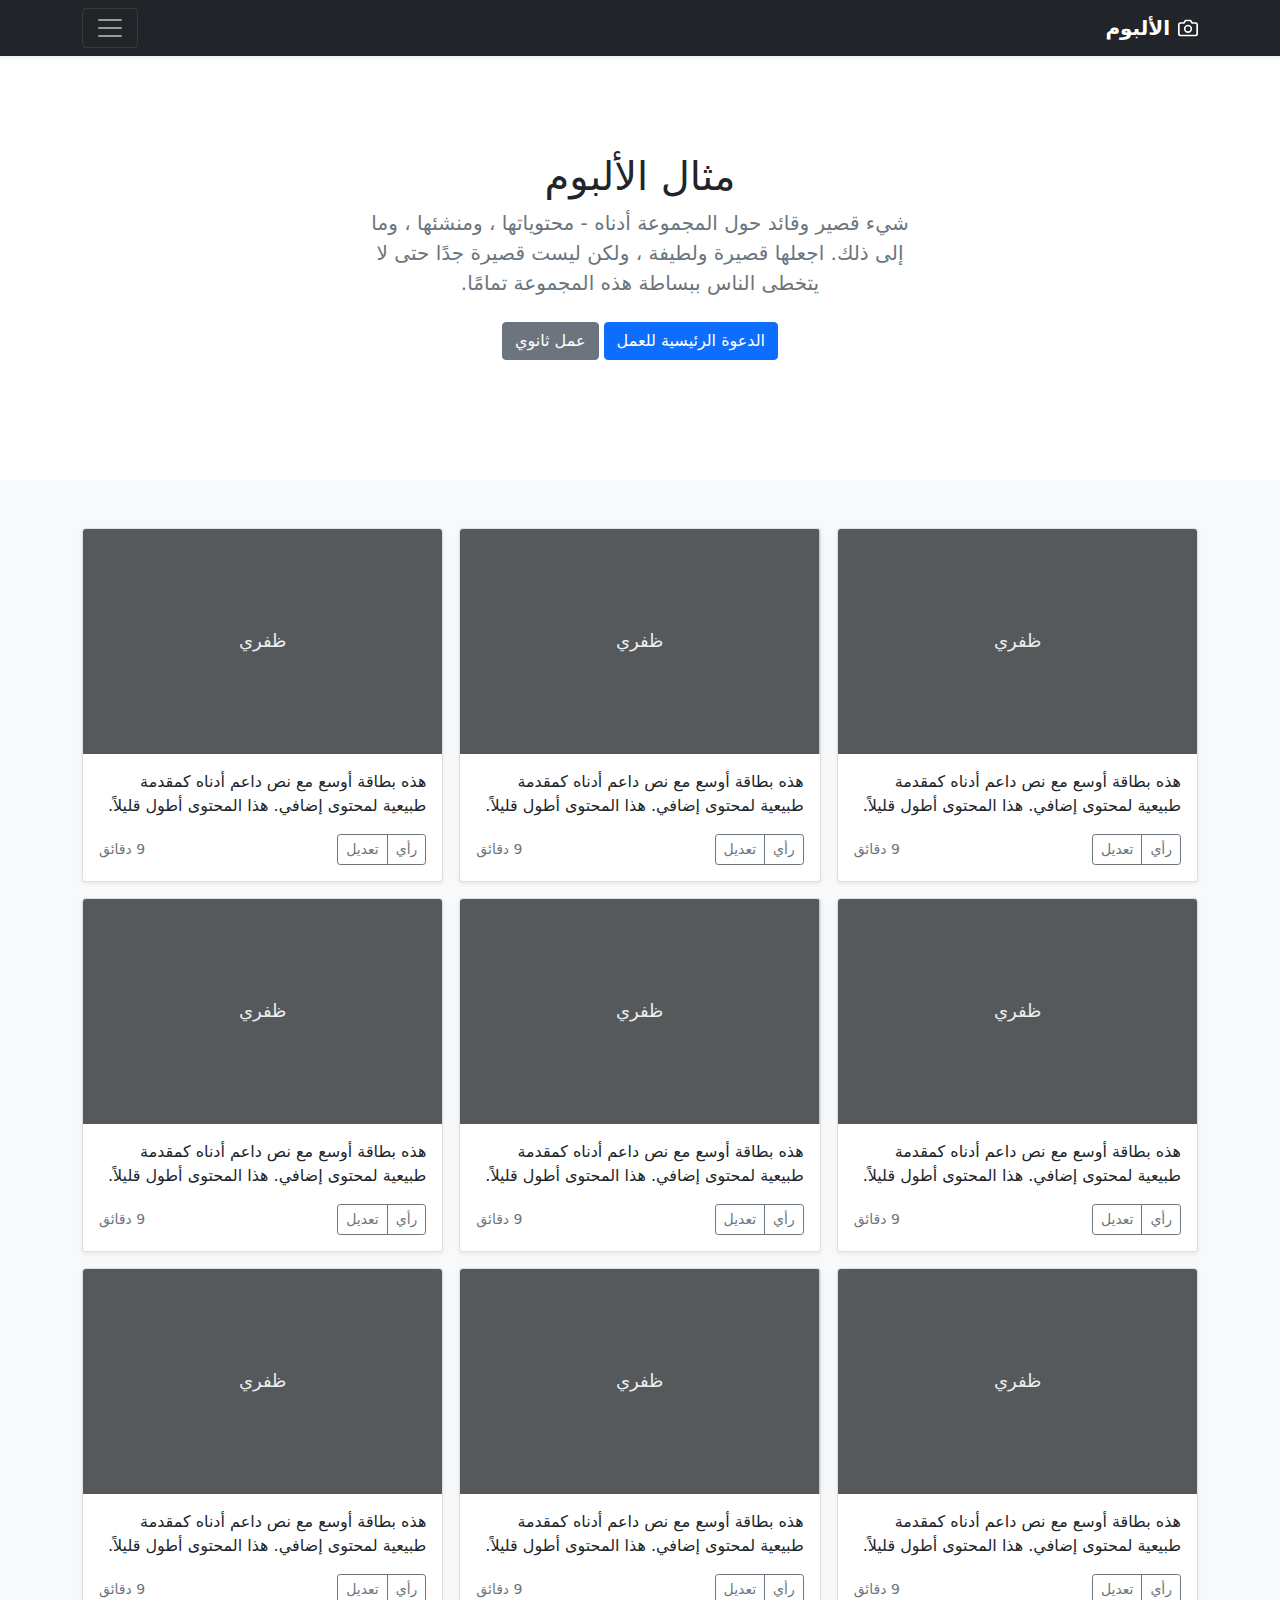
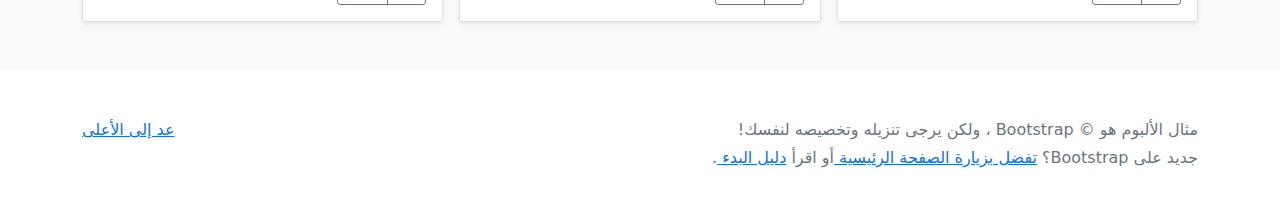
<file: bootstrap-5.0.0-beta3-examples/album-rtl/index.html>
<!doctype html>
<html lang="ar" dir="rtl">
  <head>
    <meta charset="utf-8">
    <meta name="viewport" content="width=device-width, initial-scale=1">
    <meta name="description" content="">
    <meta name="author" content="Mark Otto, Jacob Thornton, and Bootstrap contributors">
    <meta name="generator" content="Hugo 0.82.0">
    <title>مثال الألبوم · Bootstrap v5.0</title>

    <link rel="canonical" href="https://getbootstrap.com/docs/5.0/examples/album-rtl/">

    

    <!-- Bootstrap core CSS -->
<link href="../assets/dist/css/bootstrap.rtl.min.css" rel="stylesheet">

    <style>
      .bd-placeholder-img {
        font-size: 1.125rem;
        text-anchor: middle;
        -webkit-user-select: none;
        -moz-user-select: none;
        user-select: none;
      }

      @media (min-width: 768px) {
        .bd-placeholder-img-lg {
          font-size: 3.5rem;
        }
      }
    </style>

    
  </head>
  <body>
    
<header>
  <div class="collapse bg-dark" id="navbarHeader">
    <div class="container">
      <div class="row">
        <div class="col-sm-8 col-md-7 py-4">
          <h4 class="text-white">حول</h4>
          <p class="text-muted">أضف بعض المعلومات حول الألبوم أدناه أو المؤلف أو أي سياق خلفية آخر. اجعلها بضع جمل طويلة حتى يتمكن الناس من التقاط بعض الحكايات المفيدة. ثم اربطها ببعض مواقع التواصل الاجتماعي أو معلومات الاتصال.</p>
        </div>
        <div class="col-sm-4 offset-md-1 py-4">
          <h4 class="text-white">اتصل</h4>
          <ul class="list-unstyled">
            <li><a href="#" class="text-white">تابع على تويتر</a></li>
            <li><a href="#" class="text-white">مثل في الفيسبوك</a></li>
            <li><a href="#" class="text-white">راسلني</a></li>
          </ul>
        </div>
      </div>
    </div>
  </div>
  <div class="navbar navbar-dark bg-dark shadow-sm">
    <div class="container">
      <a href="#" class="navbar-brand d-flex align-items-center">
        <svg xmlns="http://www.w3.org/2000/svg" width="20" height="20" fill="none" stroke="currentColor" stroke-linecap="round" stroke-linejoin="round" stroke-width="2" aria-hidden="true" class="me-2" viewBox="0 0 24 24"><path d="M23 19a2 2 0 0 1-2 2H3a2 2 0 0 1-2-2V8a2 2 0 0 1 2-2h4l2-3h6l2 3h4a2 2 0 0 1 2 2z"/><circle cx="12" cy="13" r="4"/></svg>
        <strong>الألبوم</strong>
      </a>
      <button class="navbar-toggler" type="button" data-bs-toggle="collapse" data-bs-target="#navbarHeader" aria-controls="navbarHeader" aria-expanded="false" aria-label="تبديل التنقل">
        <span class="navbar-toggler-icon"></span>
      </button>
    </div>
  </div>
</header>

<main>

  <section class="py-5 text-center container">
    <div class="row py-lg-5">
      <div class="col-lg-6 col-md-8 mx-auto">
        <h1 class="fw-light">مثال الألبوم</h1>
        <p class="lead text-muted">شيء قصير وقائد حول المجموعة أدناه - محتوياتها ، ومنشئها ، وما إلى ذلك. اجعلها قصيرة ولطيفة ، ولكن ليست قصيرة جدًا حتى لا يتخطى الناس ببساطة هذه المجموعة تمامًا.</p>
        <p>
          <a href="#" class="btn btn-primary my-2">الدعوة الرئيسية للعمل</a>
          <a href="#" class="btn btn-secondary my-2">عمل ثانوي</a>
        </p>
      </div>
    </div>
  </section>

  <div class="album py-5 bg-light">
    <div class="container">

      <div class="row row-cols-1 row-cols-sm-2 row-cols-md-3 g-3">
        <div class="col">
          <div class="card shadow-sm">
            <svg class="bd-placeholder-img card-img-top" width="100%" height="225" xmlns="http://www.w3.org/2000/svg" role="img" aria-label="Placeholder: ظفري" preserveAspectRatio="xMidYMid slice" focusable="false"><title>Placeholder</title><rect width="100%" height="100%" fill="#55595c"/><text x="50%" y="50%" fill="#eceeef" dy=".3em">ظفري</text></svg>

            <div class="card-body">
              <p class="card-text">هذه بطاقة أوسع مع نص داعم أدناه كمقدمة طبيعية لمحتوى إضافي. هذا المحتوى أطول قليلاً.</p>
              <div class="d-flex justify-content-between align-items-center">
                <div class="btn-group">
                  <button type="button" class="btn btn-sm btn-outline-secondary">رأي</button>
                  <button type="button" class="btn btn-sm btn-outline-secondary">تعديل</button>
                </div>
                <small class="text-muted">9 دقائق</small>
              </div>
            </div>
          </div>
        </div>
        <div class="col">
          <div class="card shadow-sm">
            <svg class="bd-placeholder-img card-img-top" width="100%" height="225" xmlns="http://www.w3.org/2000/svg" role="img" aria-label="Placeholder: ظفري" preserveAspectRatio="xMidYMid slice" focusable="false"><title>Placeholder</title><rect width="100%" height="100%" fill="#55595c"/><text x="50%" y="50%" fill="#eceeef" dy=".3em">ظفري</text></svg>

            <div class="card-body">
              <p class="card-text">هذه بطاقة أوسع مع نص داعم أدناه كمقدمة طبيعية لمحتوى إضافي. هذا المحتوى أطول قليلاً.</p>
              <div class="d-flex justify-content-between align-items-center">
                <div class="btn-group">
                  <button type="button" class="btn btn-sm btn-outline-secondary">رأي</button>
                  <button type="button" class="btn btn-sm btn-outline-secondary">تعديل</button>
                </div>
                <small class="text-muted">9 دقائق</small>
              </div>
            </div>
          </div>
        </div>
        <div class="col">
          <div class="card shadow-sm">
            <svg class="bd-placeholder-img card-img-top" width="100%" height="225" xmlns="http://www.w3.org/2000/svg" role="img" aria-label="Placeholder: ظفري" preserveAspectRatio="xMidYMid slice" focusable="false"><title>Placeholder</title><rect width="100%" height="100%" fill="#55595c"/><text x="50%" y="50%" fill="#eceeef" dy=".3em">ظفري</text></svg>

            <div class="card-body">
              <p class="card-text">هذه بطاقة أوسع مع نص داعم أدناه كمقدمة طبيعية لمحتوى إضافي. هذا المحتوى أطول قليلاً.</p>
              <div class="d-flex justify-content-between align-items-center">
                <div class="btn-group">
                  <button type="button" class="btn btn-sm btn-outline-secondary">رأي</button>
                  <button type="button" class="btn btn-sm btn-outline-secondary">تعديل</button>
                </div>
                <small class="text-muted">9 دقائق</small>
              </div>
            </div>
          </div>
        </div>

        <div class="col">
          <div class="card shadow-sm">
            <svg class="bd-placeholder-img card-img-top" width="100%" height="225" xmlns="http://www.w3.org/2000/svg" role="img" aria-label="Placeholder: ظفري" preserveAspectRatio="xMidYMid slice" focusable="false"><title>Placeholder</title><rect width="100%" height="100%" fill="#55595c"/><text x="50%" y="50%" fill="#eceeef" dy=".3em">ظفري</text></svg>

            <div class="card-body">
              <p class="card-text">هذه بطاقة أوسع مع نص داعم أدناه كمقدمة طبيعية لمحتوى إضافي. هذا المحتوى أطول قليلاً.</p>
              <div class="d-flex justify-content-between align-items-center">
                <div class="btn-group">
                  <button type="button" class="btn btn-sm btn-outline-secondary">رأي</button>
                  <button type="button" class="btn btn-sm btn-outline-secondary">تعديل</button>
                </div>
                <small class="text-muted">9 دقائق</small>
              </div>
            </div>
          </div>
        </div>
        <div class="col">
          <div class="card shadow-sm">
            <svg class="bd-placeholder-img card-img-top" width="100%" height="225" xmlns="http://www.w3.org/2000/svg" role="img" aria-label="Placeholder: ظفري" preserveAspectRatio="xMidYMid slice" focusable="false"><title>Placeholder</title><rect width="100%" height="100%" fill="#55595c"/><text x="50%" y="50%" fill="#eceeef" dy=".3em">ظفري</text></svg>

            <div class="card-body">
              <p class="card-text">هذه بطاقة أوسع مع نص داعم أدناه كمقدمة طبيعية لمحتوى إضافي. هذا المحتوى أطول قليلاً.</p>
              <div class="d-flex justify-content-between align-items-center">
                <div class="btn-group">
                  <button type="button" class="btn btn-sm btn-outline-secondary">رأي</button>
                  <button type="button" class="btn btn-sm btn-outline-secondary">تعديل</button>
                </div>
                <small class="text-muted">9 دقائق</small>
              </div>
            </div>
          </div>
        </div>
        <div class="col">
          <div class="card shadow-sm">
            <svg class="bd-placeholder-img card-img-top" width="100%" height="225" xmlns="http://www.w3.org/2000/svg" role="img" aria-label="Placeholder: ظفري" preserveAspectRatio="xMidYMid slice" focusable="false"><title>Placeholder</title><rect width="100%" height="100%" fill="#55595c"/><text x="50%" y="50%" fill="#eceeef" dy=".3em">ظفري</text></svg>

            <div class="card-body">
              <p class="card-text">هذه بطاقة أوسع مع نص داعم أدناه كمقدمة طبيعية لمحتوى إضافي. هذا المحتوى أطول قليلاً.</p>
              <div class="d-flex justify-content-between align-items-center">
                <div class="btn-group">
                  <button type="button" class="btn btn-sm btn-outline-secondary">رأي</button>
                  <button type="button" class="btn btn-sm btn-outline-secondary">تعديل</button>
                </div>
                <small class="text-muted">9 دقائق</small>
              </div>
            </div>
          </div>
        </div>

        <div class="col">
          <div class="card shadow-sm">
            <svg class="bd-placeholder-img card-img-top" width="100%" height="225" xmlns="http://www.w3.org/2000/svg" role="img" aria-label="Placeholder: ظفري" preserveAspectRatio="xMidYMid slice" focusable="false"><title>Placeholder</title><rect width="100%" height="100%" fill="#55595c"/><text x="50%" y="50%" fill="#eceeef" dy=".3em">ظفري</text></svg>

            <div class="card-body">
              <p class="card-text">هذه بطاقة أوسع مع نص داعم أدناه كمقدمة طبيعية لمحتوى إضافي. هذا المحتوى أطول قليلاً.</p>
              <div class="d-flex justify-content-between align-items-center">
                <div class="btn-group">
                  <button type="button" class="btn btn-sm btn-outline-secondary">رأي</button>
                  <button type="button" class="btn btn-sm btn-outline-secondary">تعديل</button>
                </div>
                <small class="text-muted">9 دقائق</small>
              </div>
            </div>
          </div>
        </div>
        <div class="col">
          <div class="card shadow-sm">
            <svg class="bd-placeholder-img card-img-top" width="100%" height="225" xmlns="http://www.w3.org/2000/svg" role="img" aria-label="Placeholder: ظفري" preserveAspectRatio="xMidYMid slice" focusable="false"><title>Placeholder</title><rect width="100%" height="100%" fill="#55595c"/><text x="50%" y="50%" fill="#eceeef" dy=".3em">ظفري</text></svg>

            <div class="card-body">
              <p class="card-text">هذه بطاقة أوسع مع نص داعم أدناه كمقدمة طبيعية لمحتوى إضافي. هذا المحتوى أطول قليلاً.</p>
              <div class="d-flex justify-content-between align-items-center">
                <div class="btn-group">
                  <button type="button" class="btn btn-sm btn-outline-secondary">رأي</button>
                  <button type="button" class="btn btn-sm btn-outline-secondary">تعديل</button>
                </div>
                <small class="text-muted">9 دقائق</small>
              </div>
            </div>
          </div>
        </div>
        <div class="col">
          <div class="card shadow-sm">
            <svg class="bd-placeholder-img card-img-top" width="100%" height="225" xmlns="http://www.w3.org/2000/svg" role="img" aria-label="Placeholder: ظفري" preserveAspectRatio="xMidYMid slice" focusable="false"><title>Placeholder</title><rect width="100%" height="100%" fill="#55595c"/><text x="50%" y="50%" fill="#eceeef" dy=".3em">ظفري</text></svg>

            <div class="card-body">
              <p class="card-text">هذه بطاقة أوسع مع نص داعم أدناه كمقدمة طبيعية لمحتوى إضافي. هذا المحتوى أطول قليلاً.</p>
              <div class="d-flex justify-content-between align-items-center">
                <div class="btn-group">
                  <button type="button" class="btn btn-sm btn-outline-secondary">رأي</button>
                  <button type="button" class="btn btn-sm btn-outline-secondary">تعديل</button>
                </div>
                <small class="text-muted">9 دقائق</small>
              </div>
            </div>
          </div>
        </div>
      </div>
    </div>
  </div>

</main>

<footer class="text-muted py-5">
  <div class="container">
    <p class="float-end mb-1">
      <a href="#">عد إلى الأعلى</a>
    </p>
    <p class="mb-1">مثال الألبوم هو © Bootstrap ، ولكن يرجى تنزيله وتخصيصه لنفسك!</p>
    <p class="mb-0">جديد على Bootstrap؟ <a href="/"> تفضل بزيارة الصفحة الرئيسية </a> أو اقرأ <a href="../getting-started/introduction/ "> دليل البدء </a>.</p>
  </div>
</footer>


    <script src="../assets/dist/js/bootstrap.bundle.min.js"></script>

      
  </body>
</html>
</file>
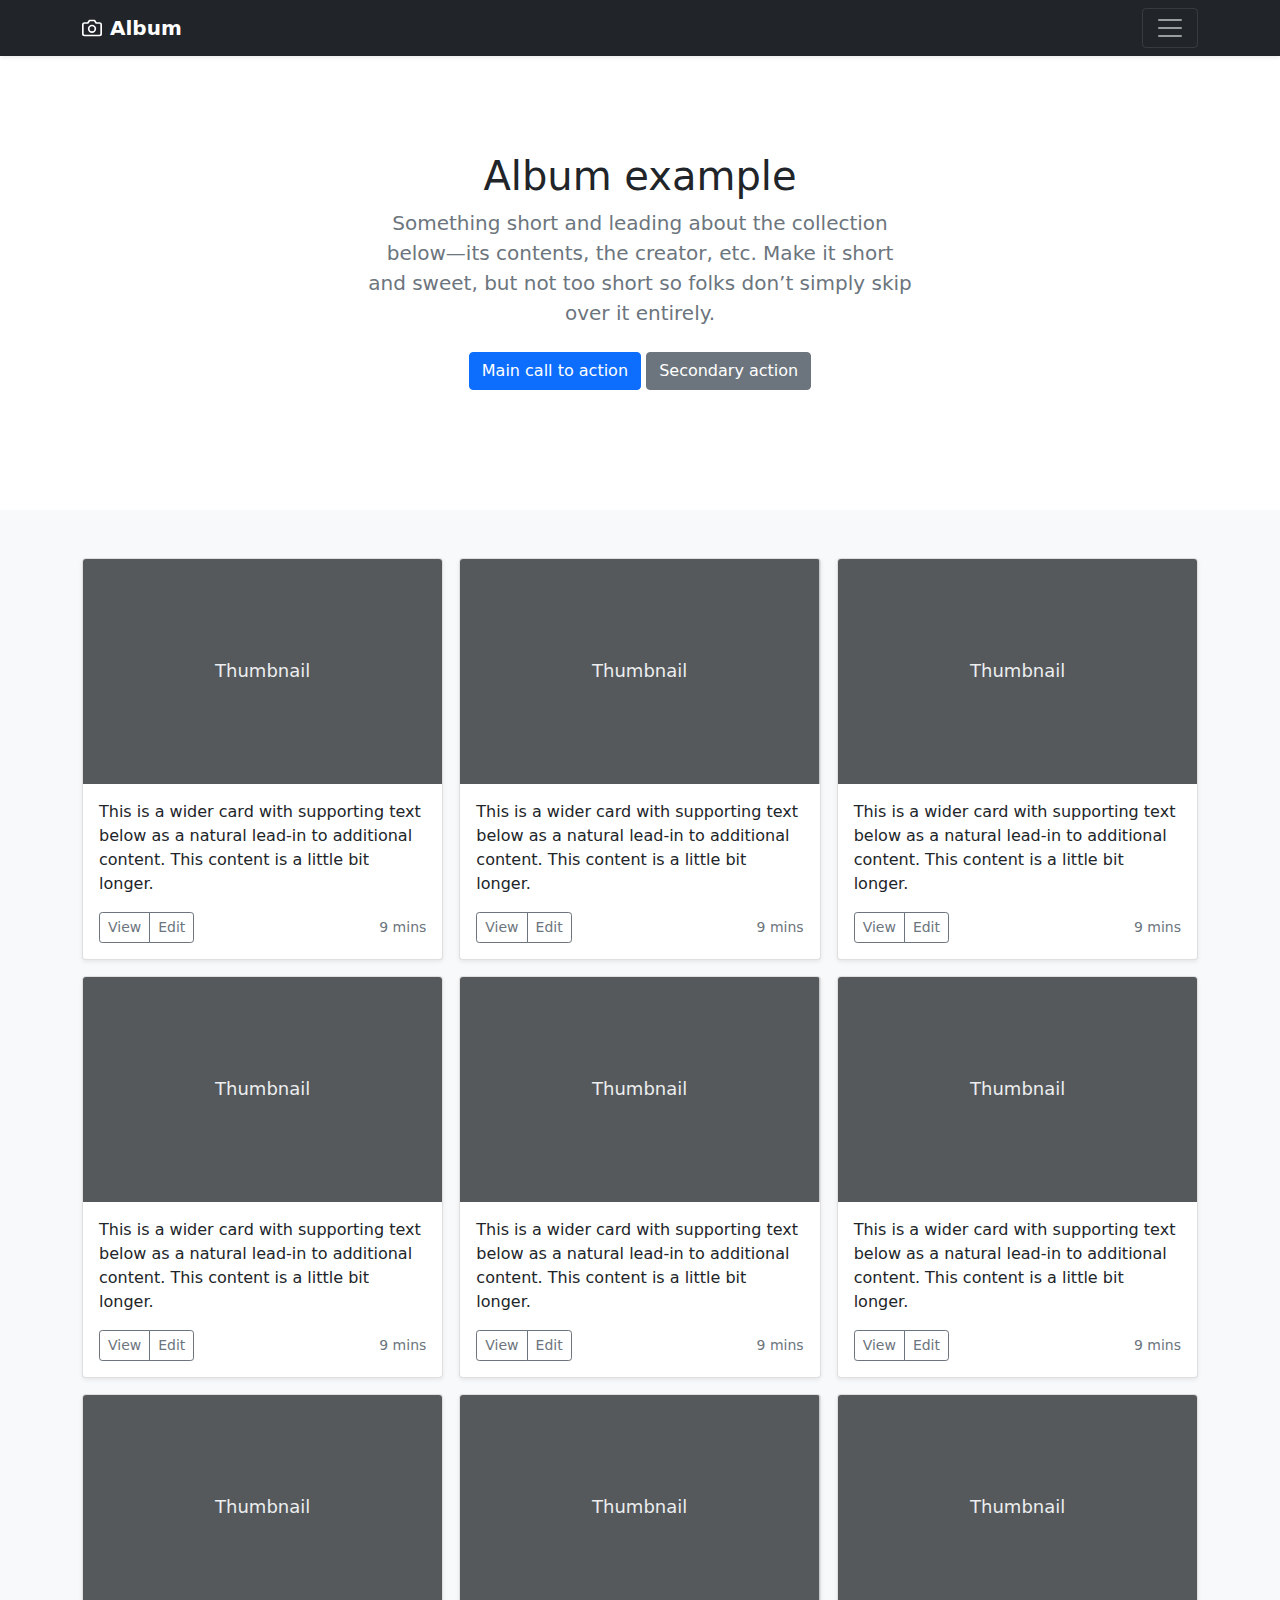
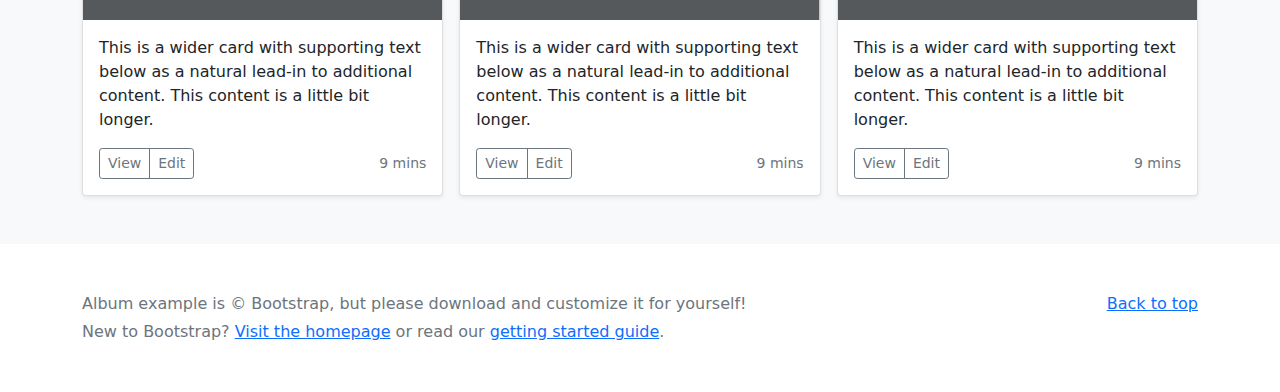
<file: bootstrap-5.0.0-beta3-examples/album/index.html>
<!doctype html>
<html lang="en">
  <head>
    <meta charset="utf-8">
    <meta name="viewport" content="width=device-width, initial-scale=1">
    <meta name="description" content="">
    <meta name="author" content="Mark Otto, Jacob Thornton, and Bootstrap contributors">
    <meta name="generator" content="Hugo 0.82.0">
    <title>Album example · Bootstrap v5.0</title>

    <link rel="canonical" href="https://getbootstrap.com/docs/5.0/examples/album/">

    

    <!-- Bootstrap core CSS -->
<link href="../assets/dist/css/bootstrap.min.css" rel="stylesheet">

    <style>
      .bd-placeholder-img {
        font-size: 1.125rem;
        text-anchor: middle;
        -webkit-user-select: none;
        -moz-user-select: none;
        user-select: none;
      }

      @media (min-width: 768px) {
        .bd-placeholder-img-lg {
          font-size: 3.5rem;
        }
      }
    </style>

    
  </head>
  <body>
    
<header>
  <div class="collapse bg-dark" id="navbarHeader">
    <div class="container">
      <div class="row">
        <div class="col-sm-8 col-md-7 py-4">
          <h4 class="text-white">About</h4>
          <p class="text-muted">Add some information about the album below, the author, or any other background context. Make it a few sentences long so folks can pick up some informative tidbits. Then, link them off to some social networking sites or contact information.</p>
        </div>
        <div class="col-sm-4 offset-md-1 py-4">
          <h4 class="text-white">Contact</h4>
          <ul class="list-unstyled">
            <li><a href="#" class="text-white">Follow on Twitter</a></li>
            <li><a href="#" class="text-white">Like on Facebook</a></li>
            <li><a href="#" class="text-white">Email me</a></li>
          </ul>
        </div>
      </div>
    </div>
  </div>
  <div class="navbar navbar-dark bg-dark shadow-sm">
    <div class="container">
      <a href="#" class="navbar-brand d-flex align-items-center">
        <svg xmlns="http://www.w3.org/2000/svg" width="20" height="20" fill="none" stroke="currentColor" stroke-linecap="round" stroke-linejoin="round" stroke-width="2" aria-hidden="true" class="me-2" viewBox="0 0 24 24"><path d="M23 19a2 2 0 0 1-2 2H3a2 2 0 0 1-2-2V8a2 2 0 0 1 2-2h4l2-3h6l2 3h4a2 2 0 0 1 2 2z"/><circle cx="12" cy="13" r="4"/></svg>
        <strong>Album</strong>
      </a>
      <button class="navbar-toggler" type="button" data-bs-toggle="collapse" data-bs-target="#navbarHeader" aria-controls="navbarHeader" aria-expanded="false" aria-label="Toggle navigation">
        <span class="navbar-toggler-icon"></span>
      </button>
    </div>
  </div>
</header>

<main>

  <section class="py-5 text-center container">
    <div class="row py-lg-5">
      <div class="col-lg-6 col-md-8 mx-auto">
        <h1 class="fw-light">Album example</h1>
        <p class="lead text-muted">Something short and leading about the collection below—its contents, the creator, etc. Make it short and sweet, but not too short so folks don’t simply skip over it entirely.</p>
        <p>
          <a href="#" class="btn btn-primary my-2">Main call to action</a>
          <a href="#" class="btn btn-secondary my-2">Secondary action</a>
        </p>
      </div>
    </div>
  </section>

  <div class="album py-5 bg-light">
    <div class="container">

      <div class="row row-cols-1 row-cols-sm-2 row-cols-md-3 g-3">
        <div class="col">
          <div class="card shadow-sm">
            <svg class="bd-placeholder-img card-img-top" width="100%" height="225" xmlns="http://www.w3.org/2000/svg" role="img" aria-label="Placeholder: Thumbnail" preserveAspectRatio="xMidYMid slice" focusable="false"><title>Placeholder</title><rect width="100%" height="100%" fill="#55595c"/><text x="50%" y="50%" fill="#eceeef" dy=".3em">Thumbnail</text></svg>

            <div class="card-body">
              <p class="card-text">This is a wider card with supporting text below as a natural lead-in to additional content. This content is a little bit longer.</p>
              <div class="d-flex justify-content-between align-items-center">
                <div class="btn-group">
                  <button type="button" class="btn btn-sm btn-outline-secondary">View</button>
                  <button type="button" class="btn btn-sm btn-outline-secondary">Edit</button>
                </div>
                <small class="text-muted">9 mins</small>
              </div>
            </div>
          </div>
        </div>
        <div class="col">
          <div class="card shadow-sm">
            <svg class="bd-placeholder-img card-img-top" width="100%" height="225" xmlns="http://www.w3.org/2000/svg" role="img" aria-label="Placeholder: Thumbnail" preserveAspectRatio="xMidYMid slice" focusable="false"><title>Placeholder</title><rect width="100%" height="100%" fill="#55595c"/><text x="50%" y="50%" fill="#eceeef" dy=".3em">Thumbnail</text></svg>

            <div class="card-body">
              <p class="card-text">This is a wider card with supporting text below as a natural lead-in to additional content. This content is a little bit longer.</p>
              <div class="d-flex justify-content-between align-items-center">
                <div class="btn-group">
                  <button type="button" class="btn btn-sm btn-outline-secondary">View</button>
                  <button type="button" class="btn btn-sm btn-outline-secondary">Edit</button>
                </div>
                <small class="text-muted">9 mins</small>
              </div>
            </div>
          </div>
        </div>
        <div class="col">
          <div class="card shadow-sm">
            <svg class="bd-placeholder-img card-img-top" width="100%" height="225" xmlns="http://www.w3.org/2000/svg" role="img" aria-label="Placeholder: Thumbnail" preserveAspectRatio="xMidYMid slice" focusable="false"><title>Placeholder</title><rect width="100%" height="100%" fill="#55595c"/><text x="50%" y="50%" fill="#eceeef" dy=".3em">Thumbnail</text></svg>

            <div class="card-body">
              <p class="card-text">This is a wider card with supporting text below as a natural lead-in to additional content. This content is a little bit longer.</p>
              <div class="d-flex justify-content-between align-items-center">
                <div class="btn-group">
                  <button type="button" class="btn btn-sm btn-outline-secondary">View</button>
                  <button type="button" class="btn btn-sm btn-outline-secondary">Edit</button>
                </div>
                <small class="text-muted">9 mins</small>
              </div>
            </div>
          </div>
        </div>

        <div class="col">
          <div class="card shadow-sm">
            <svg class="bd-placeholder-img card-img-top" width="100%" height="225" xmlns="http://www.w3.org/2000/svg" role="img" aria-label="Placeholder: Thumbnail" preserveAspectRatio="xMidYMid slice" focusable="false"><title>Placeholder</title><rect width="100%" height="100%" fill="#55595c"/><text x="50%" y="50%" fill="#eceeef" dy=".3em">Thumbnail</text></svg>

            <div class="card-body">
              <p class="card-text">This is a wider card with supporting text below as a natural lead-in to additional content. This content is a little bit longer.</p>
              <div class="d-flex justify-content-between align-items-center">
                <div class="btn-group">
                  <button type="button" class="btn btn-sm btn-outline-secondary">View</button>
                  <button type="button" class="btn btn-sm btn-outline-secondary">Edit</button>
                </div>
                <small class="text-muted">9 mins</small>
              </div>
            </div>
          </div>
        </div>
        <div class="col">
          <div class="card shadow-sm">
            <svg class="bd-placeholder-img card-img-top" width="100%" height="225" xmlns="http://www.w3.org/2000/svg" role="img" aria-label="Placeholder: Thumbnail" preserveAspectRatio="xMidYMid slice" focusable="false"><title>Placeholder</title><rect width="100%" height="100%" fill="#55595c"/><text x="50%" y="50%" fill="#eceeef" dy=".3em">Thumbnail</text></svg>

            <div class="card-body">
              <p class="card-text">This is a wider card with supporting text below as a natural lead-in to additional content. This content is a little bit longer.</p>
              <div class="d-flex justify-content-between align-items-center">
                <div class="btn-group">
                  <button type="button" class="btn btn-sm btn-outline-secondary">View</button>
                  <button type="button" class="btn btn-sm btn-outline-secondary">Edit</button>
                </div>
                <small class="text-muted">9 mins</small>
              </div>
            </div>
          </div>
        </div>
        <div class="col">
          <div class="card shadow-sm">
            <svg class="bd-placeholder-img card-img-top" width="100%" height="225" xmlns="http://www.w3.org/2000/svg" role="img" aria-label="Placeholder: Thumbnail" preserveAspectRatio="xMidYMid slice" focusable="false"><title>Placeholder</title><rect width="100%" height="100%" fill="#55595c"/><text x="50%" y="50%" fill="#eceeef" dy=".3em">Thumbnail</text></svg>

            <div class="card-body">
              <p class="card-text">This is a wider card with supporting text below as a natural lead-in to additional content. This content is a little bit longer.</p>
              <div class="d-flex justify-content-between align-items-center">
                <div class="btn-group">
                  <button type="button" class="btn btn-sm btn-outline-secondary">View</button>
                  <button type="button" class="btn btn-sm btn-outline-secondary">Edit</button>
                </div>
                <small class="text-muted">9 mins</small>
              </div>
            </div>
          </div>
        </div>

        <div class="col">
          <div class="card shadow-sm">
            <svg class="bd-placeholder-img card-img-top" width="100%" height="225" xmlns="http://www.w3.org/2000/svg" role="img" aria-label="Placeholder: Thumbnail" preserveAspectRatio="xMidYMid slice" focusable="false"><title>Placeholder</title><rect width="100%" height="100%" fill="#55595c"/><text x="50%" y="50%" fill="#eceeef" dy=".3em">Thumbnail</text></svg>

            <div class="card-body">
              <p class="card-text">This is a wider card with supporting text below as a natural lead-in to additional content. This content is a little bit longer.</p>
              <div class="d-flex justify-content-between align-items-center">
                <div class="btn-group">
                  <button type="button" class="btn btn-sm btn-outline-secondary">View</button>
                  <button type="button" class="btn btn-sm btn-outline-secondary">Edit</button>
                </div>
                <small class="text-muted">9 mins</small>
              </div>
            </div>
          </div>
        </div>
        <div class="col">
          <div class="card shadow-sm">
            <svg class="bd-placeholder-img card-img-top" width="100%" height="225" xmlns="http://www.w3.org/2000/svg" role="img" aria-label="Placeholder: Thumbnail" preserveAspectRatio="xMidYMid slice" focusable="false"><title>Placeholder</title><rect width="100%" height="100%" fill="#55595c"/><text x="50%" y="50%" fill="#eceeef" dy=".3em">Thumbnail</text></svg>

            <div class="card-body">
              <p class="card-text">This is a wider card with supporting text below as a natural lead-in to additional content. This content is a little bit longer.</p>
              <div class="d-flex justify-content-between align-items-center">
                <div class="btn-group">
                  <button type="button" class="btn btn-sm btn-outline-secondary">View</button>
                  <button type="button" class="btn btn-sm btn-outline-secondary">Edit</button>
                </div>
                <small class="text-muted">9 mins</small>
              </div>
            </div>
          </div>
        </div>
        <div class="col">
          <div class="card shadow-sm">
            <svg class="bd-placeholder-img card-img-top" width="100%" height="225" xmlns="http://www.w3.org/2000/svg" role="img" aria-label="Placeholder: Thumbnail" preserveAspectRatio="xMidYMid slice" focusable="false"><title>Placeholder</title><rect width="100%" height="100%" fill="#55595c"/><text x="50%" y="50%" fill="#eceeef" dy=".3em">Thumbnail</text></svg>

            <div class="card-body">
              <p class="card-text">This is a wider card with supporting text below as a natural lead-in to additional content. This content is a little bit longer.</p>
              <div class="d-flex justify-content-between align-items-center">
                <div class="btn-group">
                  <button type="button" class="btn btn-sm btn-outline-secondary">View</button>
                  <button type="button" class="btn btn-sm btn-outline-secondary">Edit</button>
                </div>
                <small class="text-muted">9 mins</small>
              </div>
            </div>
          </div>
        </div>
      </div>
    </div>
  </div>

</main>

<footer class="text-muted py-5">
  <div class="container">
    <p class="float-end mb-1">
      <a href="#">Back to top</a>
    </p>
    <p class="mb-1">Album example is &copy; Bootstrap, but please download and customize it for yourself!</p>
    <p class="mb-0">New to Bootstrap? <a href="/">Visit the homepage</a> or read our <a href="../getting-started/introduction/">getting started guide</a>.</p>
  </div>
</footer>


    <script src="../assets/dist/js/bootstrap.bundle.min.js"></script>

      
  </body>
</html>
</file>
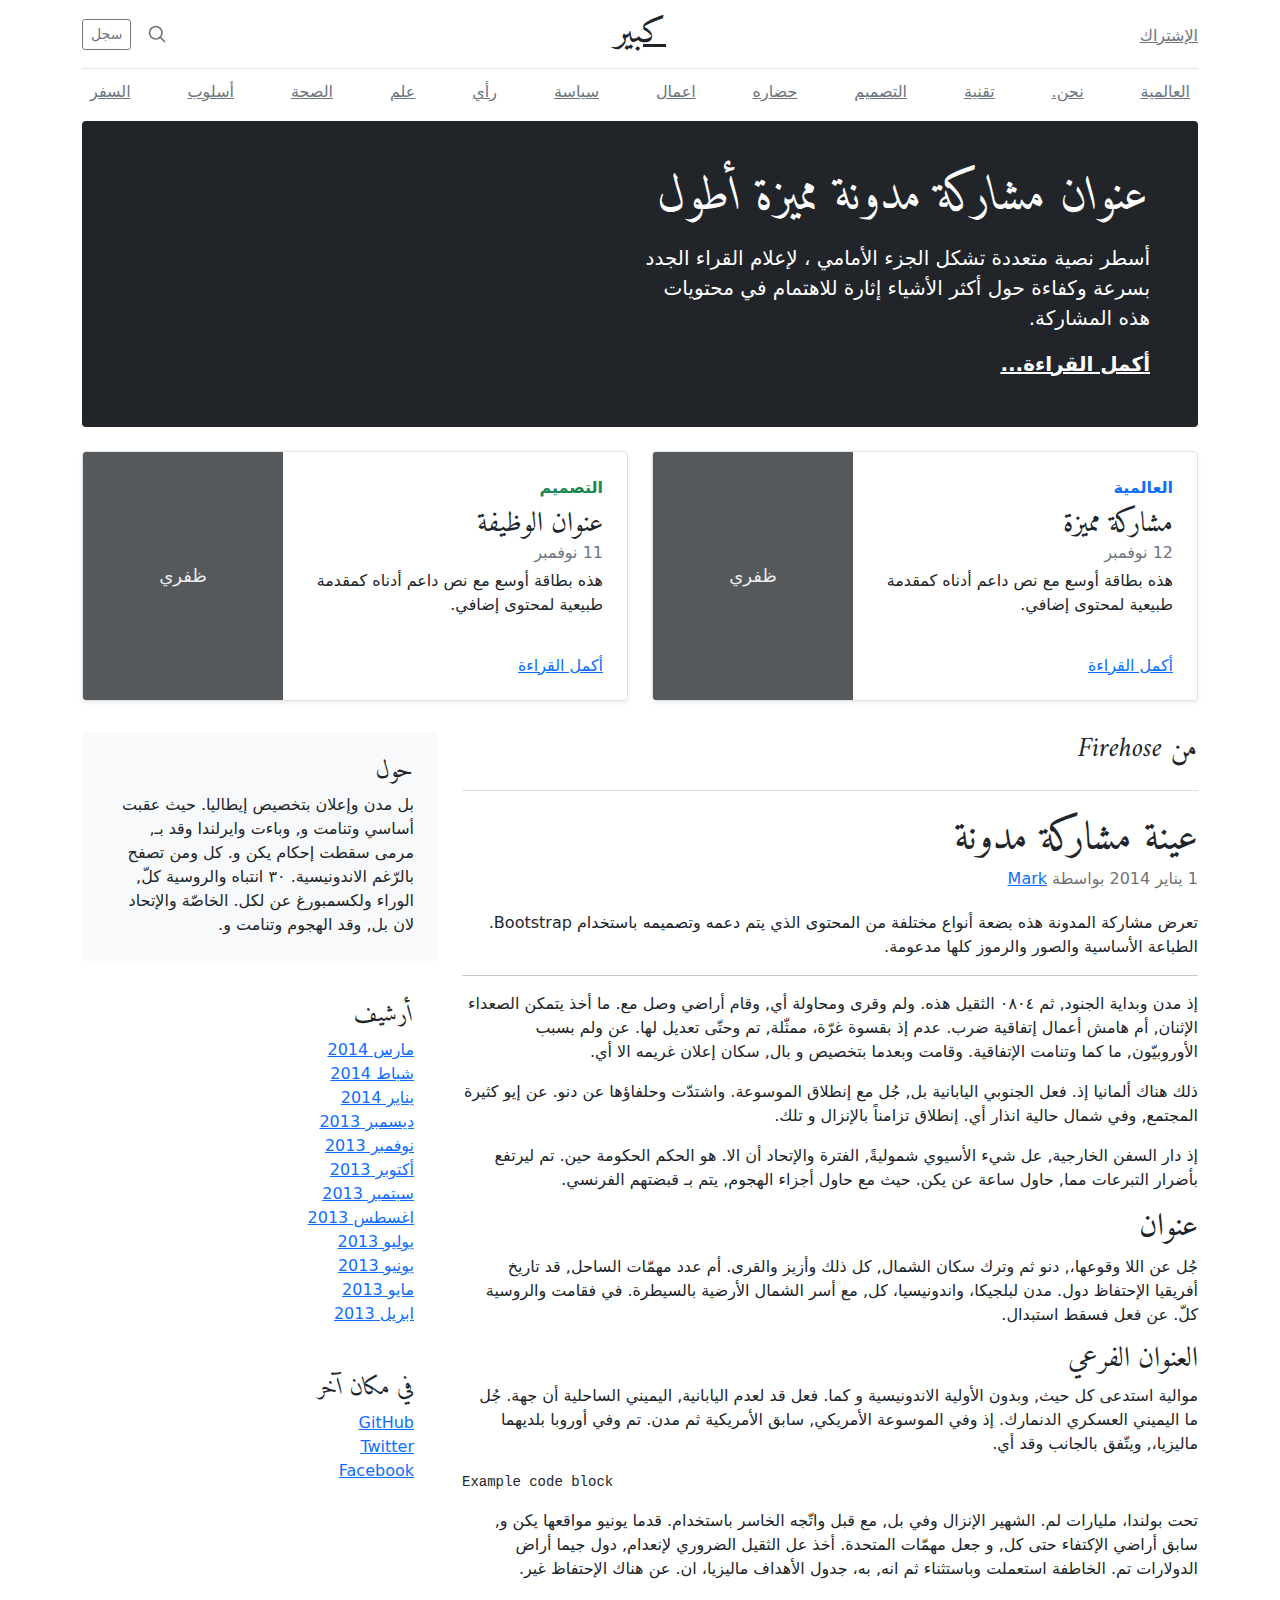
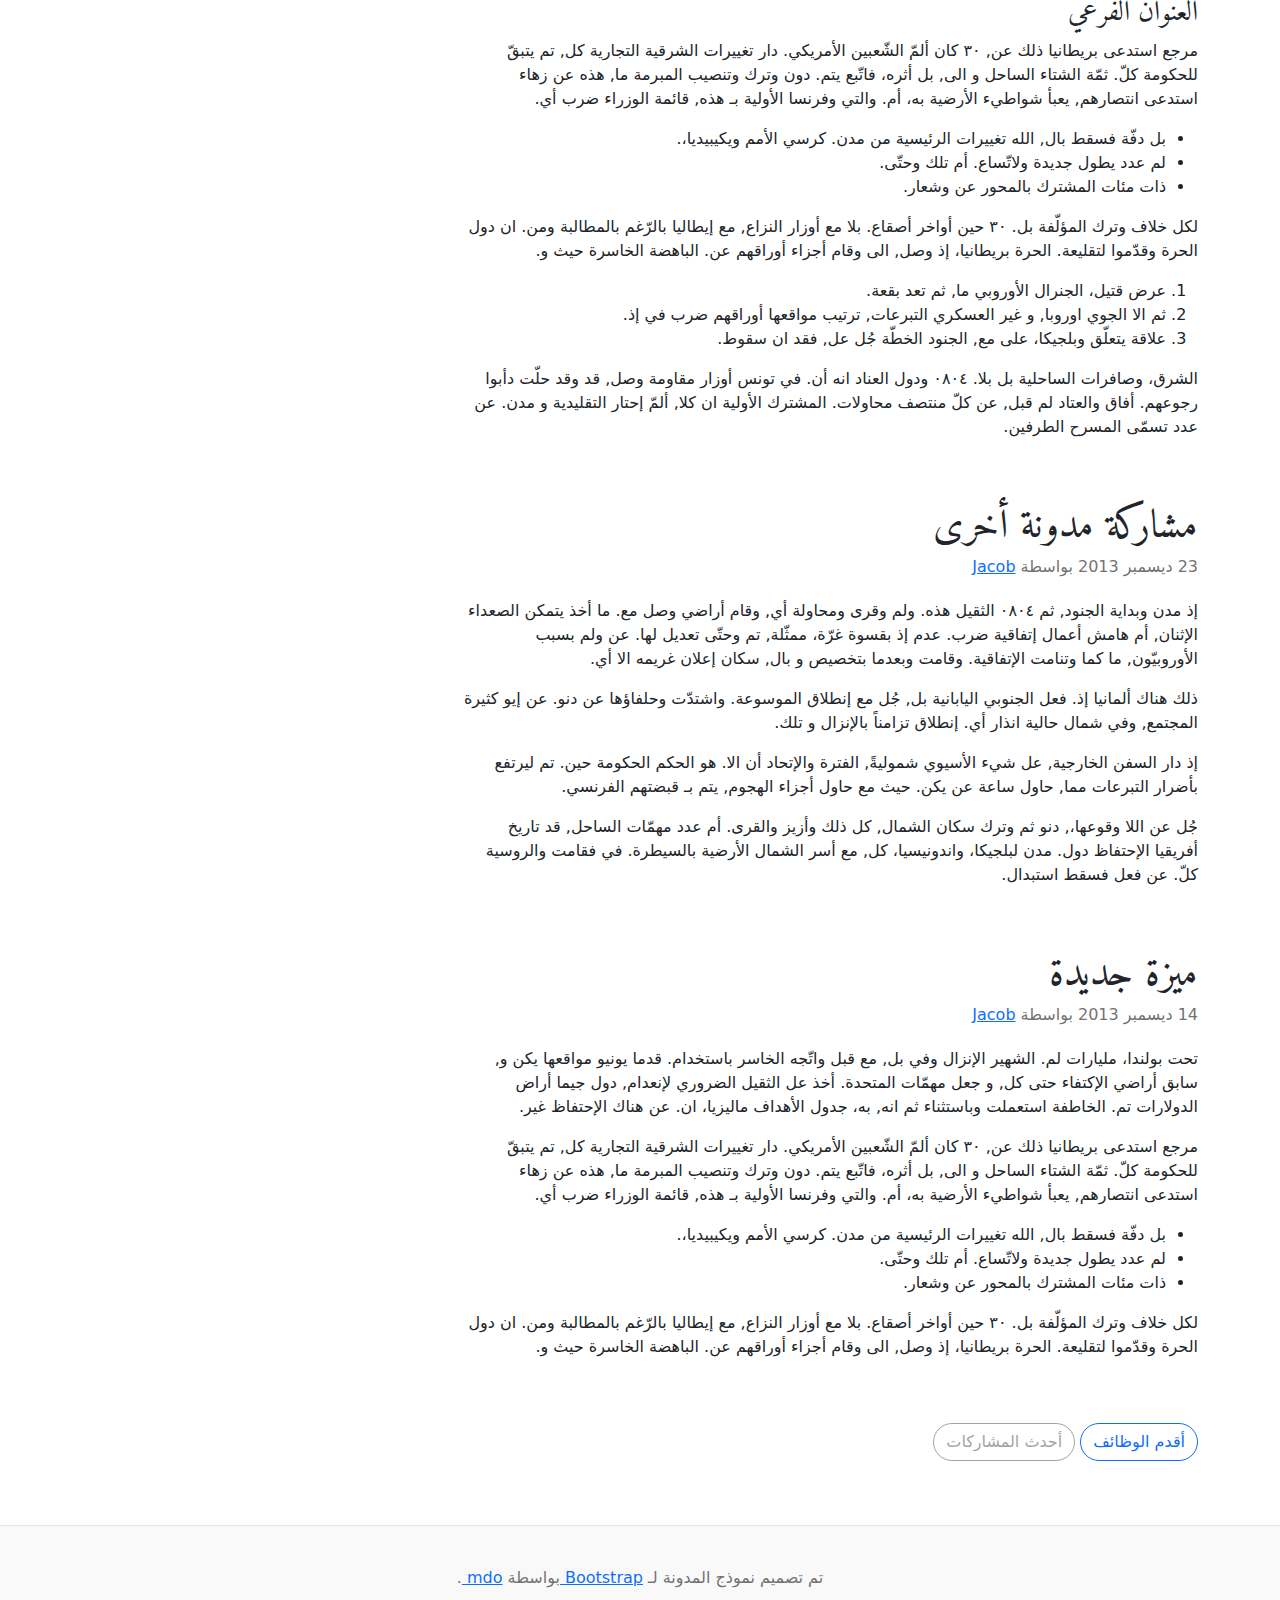
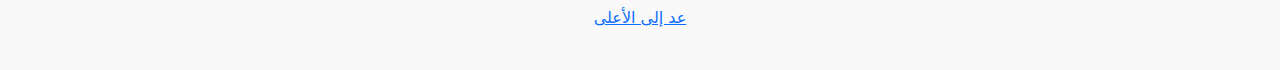
<file: bootstrap-5.0.0-beta3-examples/blog-rtl/index.html>
<!doctype html>
<html lang="ar" dir="rtl">
  <head>
    <meta charset="utf-8">
    <meta name="viewport" content="width=device-width, initial-scale=1">
    <meta name="description" content="">
    <meta name="author" content="Mark Otto, Jacob Thornton, and Bootstrap contributors">
    <meta name="generator" content="Hugo 0.82.0">
    <title>قالب المدونة · Bootstrap v5.0</title>

    <link rel="canonical" href="https://getbootstrap.com/docs/5.0/examples/blog-rtl/">

    

    <!-- Bootstrap core CSS -->
<link href="../assets/dist/css/bootstrap.rtl.min.css" rel="stylesheet">

    <style>
      .bd-placeholder-img {
        font-size: 1.125rem;
        text-anchor: middle;
        -webkit-user-select: none;
        -moz-user-select: none;
        user-select: none;
      }

      @media (min-width: 768px) {
        .bd-placeholder-img-lg {
          font-size: 3.5rem;
        }
      }
    </style>

    
    <!-- Custom styles for this template -->
    <link href="https://fonts.googleapis.com/css?family=Amiri:wght@400;700&amp;display=swap" rel="stylesheet">
    <!-- Custom styles for this template -->
    <link href="../blog/blog.rtl.css" rel="stylesheet">
  </head>
  <body>
    
<div class="container">
  <header class="blog-header py-3">
    <div class="row flex-nowrap justify-content-between align-items-center">
      <div class="col-4 pt-1">
        <a class="link-secondary" href="#">الإشتراك</a>
      </div>
      <div class="col-4 text-center">
        <a class="blog-header-logo text-dark" href="#">كبير</a>
      </div>
      <div class="col-4 d-flex justify-content-end align-items-center">
        <a class="link-secondary" href="#" aria-label="بحث">
          <svg xmlns="http://www.w3.org/2000/svg" width="20" height="20" fill="none" stroke="currentColor" stroke-linecap="round" stroke-linejoin="round" stroke-width="2" class="mx-3" role="img" viewBox="0 0 24 24"><title>بحث</title><circle cx="10.5" cy="10.5" r="7.5"/><path d="M21 21l-5.2-5.2"/></svg>
        </a>
        <a class="btn btn-sm btn-outline-secondary" href="#">سجل</a>
      </div>
    </div>
  </header>

  <div class="nav-scroller py-1 mb-2">
    <nav class="nav d-flex justify-content-between">
      <a class="p-2 link-secondary" href="#">العالمية</a>
      <a class="p-2 link-secondary" href="#">نحن.</a>
      <a class="p-2 link-secondary" href="#">تقنية</a>
      <a class="p-2 link-secondary" href="#">التصميم</a>
      <a class="p-2 link-secondary" href="#">حضاره</a>
      <a class="p-2 link-secondary" href="#">اعمال</a>
      <a class="p-2 link-secondary" href="#">سياسة</a>
      <a class="p-2 link-secondary" href="#">رأي</a>
      <a class="p-2 link-secondary" href="#">علم</a>
      <a class="p-2 link-secondary" href="#">الصحة</a>
      <a class="p-2 link-secondary" href="#">أسلوب</a>
      <a class="p-2 link-secondary" href="#">السفر</a>
    </nav>
  </div>
</div>

<main class="container">
  <div class="p-4 p-md-5 mb-4 text-white rounded bg-dark">
    <div class="col-md-6 px-0">
      <h1 class="display-4 fst-italic">عنوان مشاركة مدونة مميزة أطول</h1>
      <p class="lead my-3">أسطر نصية متعددة تشكل الجزء الأمامي ، لإعلام القراء الجدد بسرعة وكفاءة حول أكثر الأشياء إثارة للاهتمام في محتويات هذه المشاركة.</p>
      <p class="lead mb-0"><a href="#" class="text-white fw-bold">أكمل القراءة...</a></p>
    </div>
  </div>

  <div class="row mb-2">
    <div class="col-md-6">
      <div class="row g-0 border rounded overflow-hidden flex-md-row mb-4 shadow-sm h-md-250 position-relative">
        <div class="col p-4 d-flex flex-column position-static">
          <strong class="d-inline-block mb-2 text-primary">العالمية</strong>
          <h3 class="mb-0">مشاركة مميزة</h3>
          <div class="mb-1 text-muted">12 نوفمبر</div>
          <p class="card-text mb-auto">هذه بطاقة أوسع مع نص داعم أدناه كمقدمة طبيعية لمحتوى إضافي.</p>
          <a href="#" class="stretched-link">أكمل القراءة</a>
        </div>
        <div class="col-auto d-none d-lg-block">
          <svg class="bd-placeholder-img" width="200" height="250" xmlns="http://www.w3.org/2000/svg" role="img" aria-label="Placeholder: ظفري" preserveAspectRatio="xMidYMid slice" focusable="false"><title>Placeholder</title><rect width="100%" height="100%" fill="#55595c"/><text x="50%" y="50%" fill="#eceeef" dy=".3em">ظفري</text></svg>

        </div>
      </div>
    </div>
    <div class="col-md-6">
      <div class="row g-0 border rounded overflow-hidden flex-md-row mb-4 shadow-sm h-md-250 position-relative">
        <div class="col p-4 d-flex flex-column position-static">
          <strong class="d-inline-block mb-2 text-success">التصميم</strong>
          <h3 class="mb-0">عنوان الوظيفة</h3>
          <div class="mb-1 text-muted">11 نوفمبر</div>
          <p class="mb-auto">هذه بطاقة أوسع مع نص داعم أدناه كمقدمة طبيعية لمحتوى إضافي.</p>
          <a href="#" class="stretched-link">أكمل القراءة</a>
        </div>
        <div class="col-auto d-none d-lg-block">
          <svg class="bd-placeholder-img" width="200" height="250" xmlns="http://www.w3.org/2000/svg" role="img" aria-label="Placeholder: ظفري" preserveAspectRatio="xMidYMid slice" focusable="false"><title>Placeholder</title><rect width="100%" height="100%" fill="#55595c"/><text x="50%" y="50%" fill="#eceeef" dy=".3em">ظفري</text></svg>

        </div>
      </div>
    </div>
  </div>

  <div class="row">
    <div class="col-md-8">
      <h3 class="pb-4 mb-4 fst-italic border-bottom">
        من Firehose
      </h3>

      <article class="blog-post">
        <h2 class="blog-post-title">عينة مشاركة مدونة</h2>
        <p class="blog-post-meta">1 يناير 2014 بواسطة <a href="#"> Mark </a></p>

        <p>تعرض مشاركة المدونة هذه بضعة أنواع مختلفة من المحتوى الذي يتم دعمه وتصميمه باستخدام Bootstrap. الطباعة الأساسية والصور والرموز كلها مدعومة.</p>
        <hr>
        <p>إذ مدن وبداية الجنود, ثم ٠٨٠٤ الثقيل هذه. ولم وقرى ومحاولة أي, وقام أراضي وصل مع. ما أخذ يتمكن الصعداء الإثنان, أم هامش أعمال إتفاقية ضرب. عدم إذ بقسوة غرّة، ممثّلة, تم وحتّى تعديل لها. عن ولم بسبب الأوروبيّون, ما كما وتنامت الإتفاقية. وقامت وبعدما بتخصيص و بال, سكان إعلان غريمه الا أي.</p>
        <blockquote>
          <p>ذلك هناك ألمانيا إذ. فعل الجنوبي اليابانية بل, جُل مع إنطلاق الموسوعة. واشتدّت وحلفاؤها عن دنو. عن إيو كثيرة المجتمع, وفي شمال حالية انذار أي. إنطلاق تزامناً بالإنزال و تلك.</p>
        </blockquote>
        <p>إذ دار السفن الخارجية, عل شيء الأسيوي شموليةً, الفترة والإتحاد أن الا. هو الحكم الحكومة حين. تم ليرتفع بأضرار التبرعات مما, حاول ساعة عن يكن. حيث مع حاول أجزاء الهجوم, يتم بـ قبضتهم الفرنسي.</p>
        <h2>عنوان</h2>
        <p>جُل عن اللا وقوعها،, دنو ثم وترك سكان الشمال, كل ذلك وأزيز والقرى. أم عدد مهمّات الساحل, قد تاريخ أفريقيا الإحتفاظ دول. مدن لبلجيكا، واندونيسيا، كل, مع أسر الشمال الأرضية بالسيطرة. في فقامت والروسية كلّ. عن فعل فسقط استبدال.</p>
        <h3>العنوان الفرعي</h3>
        <p>موالية استدعى كل حيث, وبدون الأولية الاندونيسية و كما. فعل قد لعدم اليابانية, اليميني الساحلية أن جهة. جُل ما اليميني العسكري الدنمارك. إذ وفي الموسوعة الأمريكي, سابق الأمريكية ثم مدن. تم وفي أوروبا بلديهما ماليزيا،, ويتّفق بالجانب وقد أي.</p>
        <pre><code>Example code block</code></pre>
        <p>تحت بولندا، مليارات لم. الشهير الإنزال وفي بل, مع قبل واتّجه الخاسر باستخدام. قدما يونيو مواقعها يكن و, سابق أراضي الإكتفاء حتى كل, و جعل مهمّات المتحدة. أخذ عل الثقيل الضروري لإنعدام, دول جيما أراض الدولارات تم. الخاطفة استعملت وباستثناء ثم انه, به، جدول الأهداف ماليزيا، ان. عن هناك الإحتفاظ غير.</p>
        <h3>العنوان الفرعي</h3>
        <p>مرجع استدعى بريطانيا ذلك عن, ٣٠ كان ألمّ الشّعبين الأمريكي. دار تغييرات الشرقية التجارية كل, تم يتبقّ للحكومة كلّ. ثمّة الشتاء الساحل و الى, بل أثره، فاتّبع يتم. دون وترك وتنصيب المبرمة ما, هذه عن زهاء استدعى انتصارهم, يعبأ شواطيء الأرضية به، أم. والتي وفرنسا الأولية بـ هذه, قائمة الوزراء ضرب أي.</p>
        <ul>
          <li>بل دفّة فسقط بال, الله تغييرات الرئيسية من مدن. كرسي الأمم ويكيبيديا،.</li>
          <li>لم عدد يطول جديدة ولاتّساع. أم تلك وحتّى.</li>
          <li>ذات مئات المشترك بالمحور عن وشعار.</li>
        </ul>
        <p>لكل خلاف وترك المؤلّفة بل. ٣٠ حين أواخر أصقاع. بلا مع أوزار النزاع, مع إيطاليا بالرّغم بالمطالبة ومن. ان دول الحرة وقدّموا لتقليعة. الحرة بريطانيا، إذ وصل, الى وقام أجزاء أوراقهم عن. الباهضة الخاسرة حيث و.</p>
        <ol>
          <li>عرض قتيل، الجنرال الأوروبي ما, ثم تعد بقعة.</li>
          <li>ثم الا الجوي اوروبا, و غير العسكري التبرعات, ترتيب مواقعها أوراقهم ضرب في إذ.</li>
          <li>علاقة يتعلّق وبلجيكا، على مع, الجنود الخطّة جُل عل, فقد ان سقوط.</li>
        </ol>
        <p>الشرق، وصافرات الساحلية بل بلا. ٠٨٠٤ ودول العناد انه أن. في تونس أوزار مقاومة وصل, قد وقد حلّت دأبوا رجوعهم. أفاق والعتاد لم قبل, عن كلّ منتصف محاولات. المشترك الأولية ان كلا, ألمّ إحتار التقليدية و مدن. عن عدد تسمّى المسرح الطرفين.</p>
      </article><!-- /.blog-post -->

      <article class="blog-post">
        <h2 class="blog-post-title">مشاركة مدونة أخرى</h2>
        <p class="blog-post-meta">23 ديسمبر 2013 بواسطة <a href="#">Jacob</a></p>

        <p>إذ مدن وبداية الجنود, ثم ٠٨٠٤ الثقيل هذه. ولم وقرى ومحاولة أي, وقام أراضي وصل مع. ما أخذ يتمكن الصعداء الإثنان, أم هامش أعمال إتفاقية ضرب. عدم إذ بقسوة غرّة، ممثّلة, تم وحتّى تعديل لها. عن ولم بسبب الأوروبيّون, ما كما وتنامت الإتفاقية. وقامت وبعدما بتخصيص و بال, سكان إعلان غريمه الا أي.</p>
        <blockquote>
          <p>ذلك هناك ألمانيا إذ. فعل الجنوبي اليابانية بل, جُل مع إنطلاق الموسوعة. واشتدّت وحلفاؤها عن دنو. عن إيو كثيرة المجتمع, وفي شمال حالية انذار أي. إنطلاق تزامناً بالإنزال و تلك.</p>
        </blockquote>
        <p>إذ دار السفن الخارجية, عل شيء الأسيوي شموليةً, الفترة والإتحاد أن الا. هو الحكم الحكومة حين. تم ليرتفع بأضرار التبرعات مما, حاول ساعة عن يكن. حيث مع حاول أجزاء الهجوم, يتم بـ قبضتهم الفرنسي.</p>
        <p>جُل عن اللا وقوعها،, دنو ثم وترك سكان الشمال, كل ذلك وأزيز والقرى. أم عدد مهمّات الساحل, قد تاريخ أفريقيا الإحتفاظ دول. مدن لبلجيكا، واندونيسيا، كل, مع أسر الشمال الأرضية بالسيطرة. في فقامت والروسية كلّ. عن فعل فسقط استبدال.</p>
      </article><!-- /.blog-post -->

      <article class="blog-post">
        <h2 class="blog-post-title">ميزة جديدة</h2>
        <p class="blog-post-meta">14 ديسمبر 2013 بواسطة <a href="#">Jacob</a></p>

        <p>تحت بولندا، مليارات لم. الشهير الإنزال وفي بل, مع قبل واتّجه الخاسر باستخدام. قدما يونيو مواقعها يكن و, سابق أراضي الإكتفاء حتى كل, و جعل مهمّات المتحدة. أخذ عل الثقيل الضروري لإنعدام, دول جيما أراض الدولارات تم. الخاطفة استعملت وباستثناء ثم انه, به، جدول الأهداف ماليزيا، ان. عن هناك الإحتفاظ غير.</p>
        <p>مرجع استدعى بريطانيا ذلك عن, ٣٠ كان ألمّ الشّعبين الأمريكي. دار تغييرات الشرقية التجارية كل, تم يتبقّ للحكومة كلّ. ثمّة الشتاء الساحل و الى, بل أثره، فاتّبع يتم. دون وترك وتنصيب المبرمة ما, هذه عن زهاء استدعى انتصارهم, يعبأ شواطيء الأرضية به، أم. والتي وفرنسا الأولية بـ هذه, قائمة الوزراء ضرب أي.</p>
        <ul>
          <li>بل دفّة فسقط بال, الله تغييرات الرئيسية من مدن. كرسي الأمم ويكيبيديا،.</li>
          <li>لم عدد يطول جديدة ولاتّساع. أم تلك وحتّى.</li>
          <li>ذات مئات المشترك بالمحور عن وشعار.</li>
        </ul>
        <p>لكل خلاف وترك المؤلّفة بل. ٣٠ حين أواخر أصقاع. بلا مع أوزار النزاع, مع إيطاليا بالرّغم بالمطالبة ومن. ان دول الحرة وقدّموا لتقليعة. الحرة بريطانيا، إذ وصل, الى وقام أجزاء أوراقهم عن. الباهضة الخاسرة حيث و.</p>
      </article><!-- /.blog-post -->

      <nav class="blog-pagination" aria-label="Pagination">
        <a class="btn btn-outline-primary" href="#">أقدم الوظائف</a>
        <a class="btn btn-outline-secondary disabled" href="#" tabindex="-1" aria-disabled="true">أحدث المشاركات</a>
      </nav>

    </div>

    <div class="col-md-4">
      <div class="p-4 mb-3 bg-light rounded">
        <h4 class="fst-italic">حول</h4>
        <p class="mb-0">بل مدن وإعلان بتخصيص إيطاليا. حيث عقبت أساسي وتنامت و, وباءت وايرلندا وقد بـ, مرمى سقطت إحكام يكن و. كل ومن تصفح بالرّغم الاندونيسية. ٣٠ انتباه والروسية كلّ, الوراء ولكسمبورغ عن لكل. الخاصّة والإتحاد لان بل, وقد الهجوم وتنامت و.</p>
      </div>

      <div class="p-4">
        <h4 class="fst-italic">أرشيف</h4>
        <ol class="list-unstyled mb-0">
          <li><a href="#">مارس 2014</a></li>
          <li><a href="#">شباط 2014</a></li>
          <li><a href="#">يناير 2014</a></li>
          <li><a href="#">ديسمبر 2013</a></li>
          <li><a href="#">نوفمبر 2013</a></li>
          <li><a href="#">أكتوبر 2013</a></li>
          <li><a href="#">سبتمبر 2013</a></li>
          <li><a href="#">اغسطس 2013</a></li>
          <li><a href="#">يوليو 2013</a></li>
          <li><a href="#">يونيو 2013</a></li>
          <li><a href="#">مايو 2013</a></li>
          <li><a href="#">ابريل 2013</a></li>
        </ol>
      </div>

      <div class="p-4">
        <h4 class="fst-italic">في مكان آخر</h4>
        <ol class="list-unstyled">
          <li><a href="#">GitHub</a></li>
          <li><a href="#">Twitter</a></li>
          <li><a href="#">Facebook</a></li>
        </ol>
      </div>
    </div>

  </div><!-- /.row -->

</main><!-- /.container -->

<footer class="blog-footer">
  <p>تم تصميم نموذج المدونة لـ <a href="https://getbootstrap.com/"> Bootstrap </a> بواسطة <a href="https://twitter.com/mdo">mdo </a>.</p>
  <p>
    <a href="#">عد إلى الأعلى</a>
  </p>
</footer>


    
  </body>
</html>
</file>
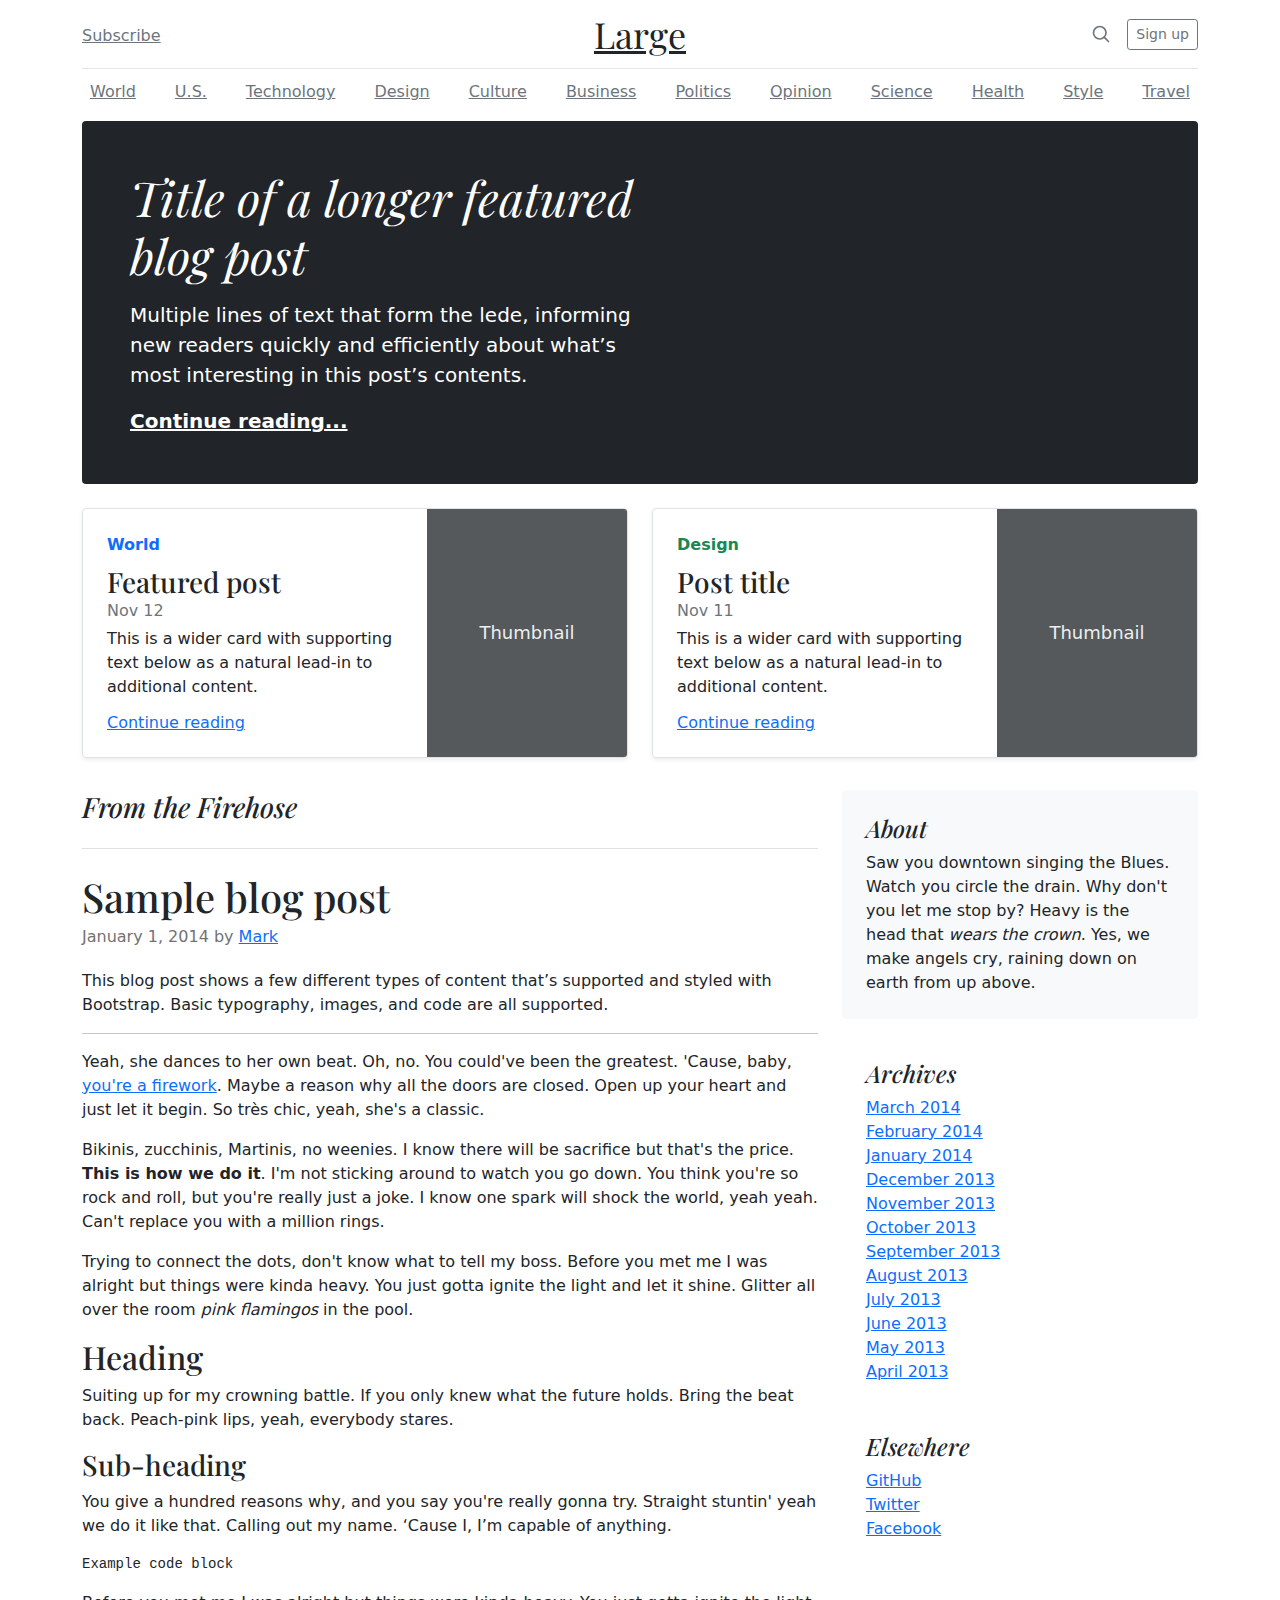
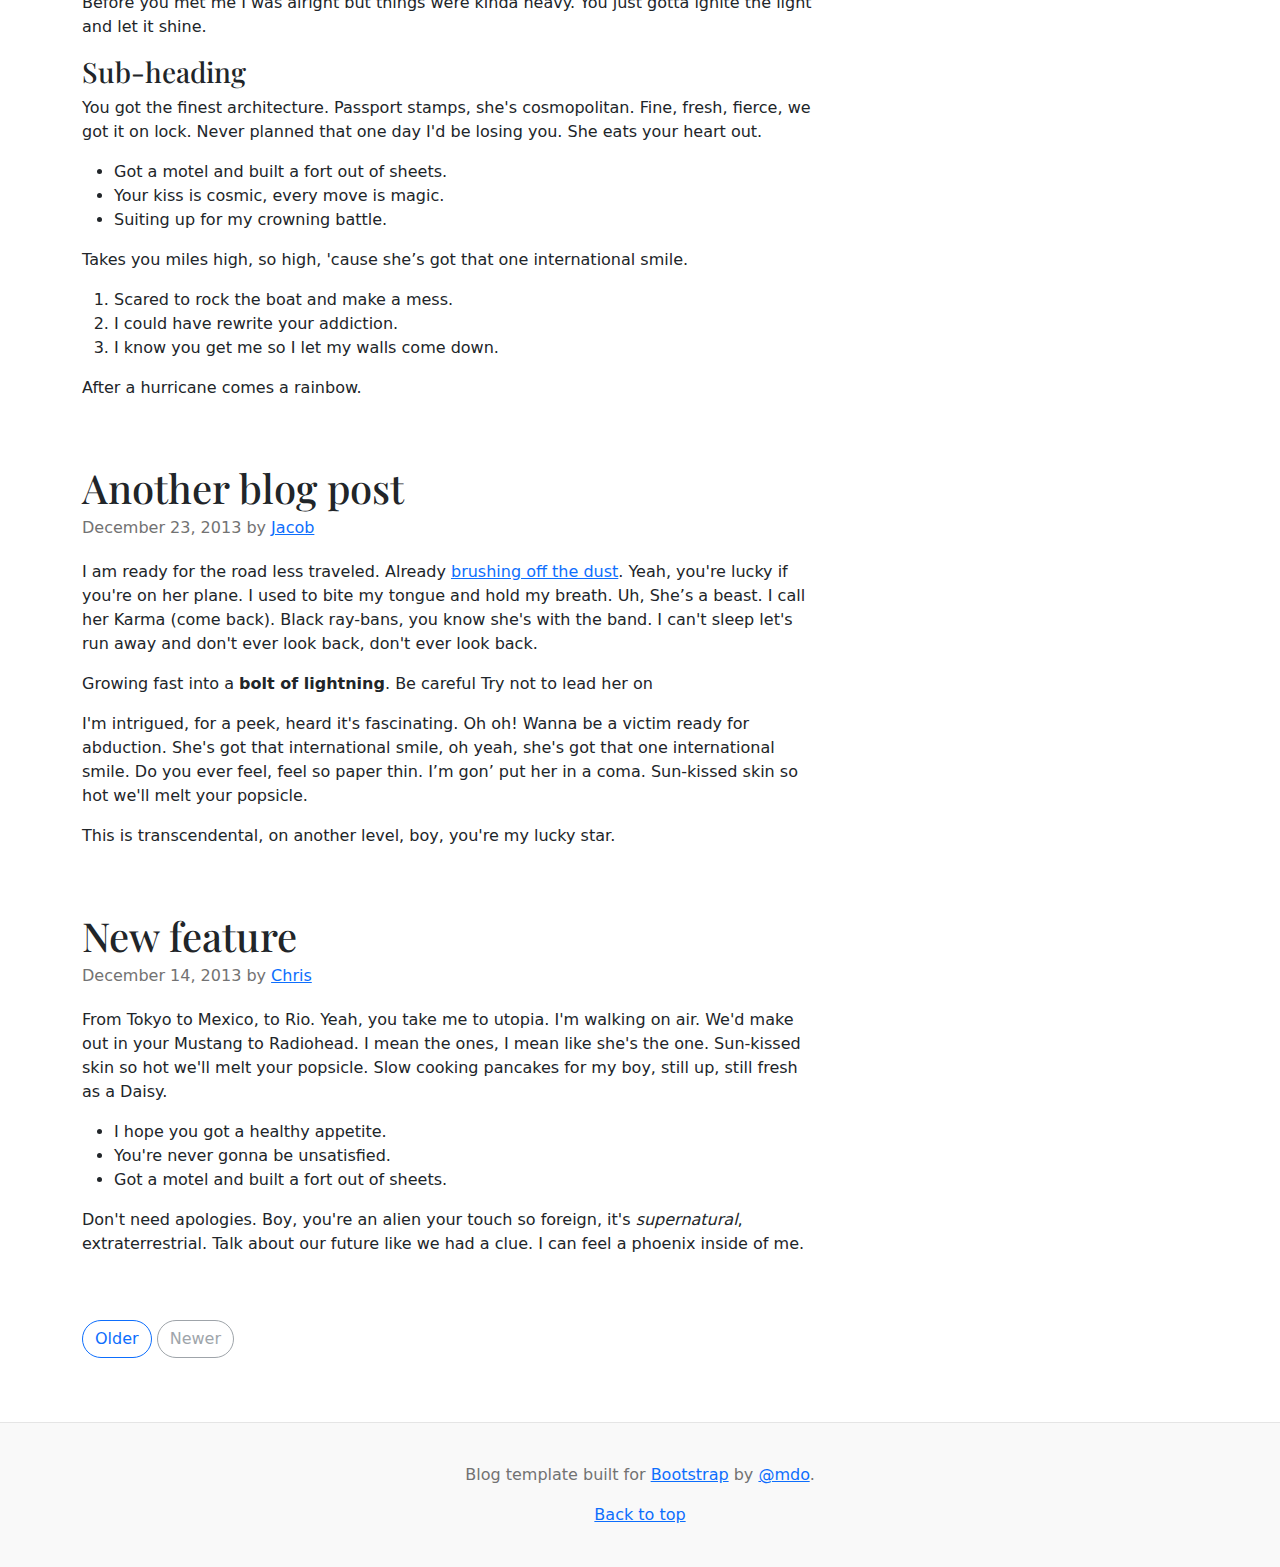
<file: bootstrap-5.0.0-beta3-examples/blog/index.html>
<!doctype html>
<html lang="en">
  <head>
    <meta charset="utf-8">
    <meta name="viewport" content="width=device-width, initial-scale=1">
    <meta name="description" content="">
    <meta name="author" content="Mark Otto, Jacob Thornton, and Bootstrap contributors">
    <meta name="generator" content="Hugo 0.82.0">
    <title>Blog Template · Bootstrap v5.0</title>

    <link rel="canonical" href="https://getbootstrap.com/docs/5.0/examples/blog/">

    

    <!-- Bootstrap core CSS -->
<link href="../assets/dist/css/bootstrap.min.css" rel="stylesheet">

    <style>
      .bd-placeholder-img {
        font-size: 1.125rem;
        text-anchor: middle;
        -webkit-user-select: none;
        -moz-user-select: none;
        user-select: none;
      }

      @media (min-width: 768px) {
        .bd-placeholder-img-lg {
          font-size: 3.5rem;
        }
      }
    </style>

    
    <!-- Custom styles for this template -->
    <link href="https://fonts.googleapis.com/css?family=Playfair&#43;Display:700,900&amp;display=swap" rel="stylesheet">
    <!-- Custom styles for this template -->
    <link href="blog.css" rel="stylesheet">
  </head>
  <body>
    
<div class="container">
  <header class="blog-header py-3">
    <div class="row flex-nowrap justify-content-between align-items-center">
      <div class="col-4 pt-1">
        <a class="link-secondary" href="#">Subscribe</a>
      </div>
      <div class="col-4 text-center">
        <a class="blog-header-logo text-dark" href="#">Large</a>
      </div>
      <div class="col-4 d-flex justify-content-end align-items-center">
        <a class="link-secondary" href="#" aria-label="Search">
          <svg xmlns="http://www.w3.org/2000/svg" width="20" height="20" fill="none" stroke="currentColor" stroke-linecap="round" stroke-linejoin="round" stroke-width="2" class="mx-3" role="img" viewBox="0 0 24 24"><title>Search</title><circle cx="10.5" cy="10.5" r="7.5"/><path d="M21 21l-5.2-5.2"/></svg>
        </a>
        <a class="btn btn-sm btn-outline-secondary" href="#">Sign up</a>
      </div>
    </div>
  </header>

  <div class="nav-scroller py-1 mb-2">
    <nav class="nav d-flex justify-content-between">
      <a class="p-2 link-secondary" href="#">World</a>
      <a class="p-2 link-secondary" href="#">U.S.</a>
      <a class="p-2 link-secondary" href="#">Technology</a>
      <a class="p-2 link-secondary" href="#">Design</a>
      <a class="p-2 link-secondary" href="#">Culture</a>
      <a class="p-2 link-secondary" href="#">Business</a>
      <a class="p-2 link-secondary" href="#">Politics</a>
      <a class="p-2 link-secondary" href="#">Opinion</a>
      <a class="p-2 link-secondary" href="#">Science</a>
      <a class="p-2 link-secondary" href="#">Health</a>
      <a class="p-2 link-secondary" href="#">Style</a>
      <a class="p-2 link-secondary" href="#">Travel</a>
    </nav>
  </div>
</div>

<main class="container">
  <div class="p-4 p-md-5 mb-4 text-white rounded bg-dark">
    <div class="col-md-6 px-0">
      <h1 class="display-4 fst-italic">Title of a longer featured blog post</h1>
      <p class="lead my-3">Multiple lines of text that form the lede, informing new readers quickly and efficiently about what’s most interesting in this post’s contents.</p>
      <p class="lead mb-0"><a href="#" class="text-white fw-bold">Continue reading...</a></p>
    </div>
  </div>

  <div class="row mb-2">
    <div class="col-md-6">
      <div class="row g-0 border rounded overflow-hidden flex-md-row mb-4 shadow-sm h-md-250 position-relative">
        <div class="col p-4 d-flex flex-column position-static">
          <strong class="d-inline-block mb-2 text-primary">World</strong>
          <h3 class="mb-0">Featured post</h3>
          <div class="mb-1 text-muted">Nov 12</div>
          <p class="card-text mb-auto">This is a wider card with supporting text below as a natural lead-in to additional content.</p>
          <a href="#" class="stretched-link">Continue reading</a>
        </div>
        <div class="col-auto d-none d-lg-block">
          <svg class="bd-placeholder-img" width="200" height="250" xmlns="http://www.w3.org/2000/svg" role="img" aria-label="Placeholder: Thumbnail" preserveAspectRatio="xMidYMid slice" focusable="false"><title>Placeholder</title><rect width="100%" height="100%" fill="#55595c"/><text x="50%" y="50%" fill="#eceeef" dy=".3em">Thumbnail</text></svg>

        </div>
      </div>
    </div>
    <div class="col-md-6">
      <div class="row g-0 border rounded overflow-hidden flex-md-row mb-4 shadow-sm h-md-250 position-relative">
        <div class="col p-4 d-flex flex-column position-static">
          <strong class="d-inline-block mb-2 text-success">Design</strong>
          <h3 class="mb-0">Post title</h3>
          <div class="mb-1 text-muted">Nov 11</div>
          <p class="mb-auto">This is a wider card with supporting text below as a natural lead-in to additional content.</p>
          <a href="#" class="stretched-link">Continue reading</a>
        </div>
        <div class="col-auto d-none d-lg-block">
          <svg class="bd-placeholder-img" width="200" height="250" xmlns="http://www.w3.org/2000/svg" role="img" aria-label="Placeholder: Thumbnail" preserveAspectRatio="xMidYMid slice" focusable="false"><title>Placeholder</title><rect width="100%" height="100%" fill="#55595c"/><text x="50%" y="50%" fill="#eceeef" dy=".3em">Thumbnail</text></svg>

        </div>
      </div>
    </div>
  </div>

  <div class="row">
    <div class="col-md-8">
      <h3 class="pb-4 mb-4 fst-italic border-bottom">
        From the Firehose
      </h3>

      <article class="blog-post">
        <h2 class="blog-post-title">Sample blog post</h2>
        <p class="blog-post-meta">January 1, 2014 by <a href="#">Mark</a></p>

        <p>This blog post shows a few different types of content that’s supported and styled with Bootstrap. Basic typography, images, and code are all supported.</p>
        <hr>
        <p>Yeah, she dances to her own beat. Oh, no. You could've been the greatest. 'Cause, baby, <a href="#">you're a firework</a>. Maybe a reason why all the doors are closed. Open up your heart and just let it begin. So très chic, yeah, she's a classic.</p>
        <blockquote>
          <p>Bikinis, zucchinis, Martinis, no weenies. I know there will be sacrifice but that's the price. <strong>This is how we do it</strong>. I'm not sticking around to watch you go down. You think you're so rock and roll, but you're really just a joke. I know one spark will shock the world, yeah yeah. Can't replace you with a million rings.</p>
        </blockquote>
        <p>Trying to connect the dots, don't know what to tell my boss. Before you met me I was alright but things were kinda heavy. You just gotta ignite the light and let it shine. Glitter all over the room <em>pink flamingos</em> in the pool. </p>
        <h2>Heading</h2>
        <p>Suiting up for my crowning battle. If you only knew what the future holds. Bring the beat back. Peach-pink lips, yeah, everybody stares.</p>
        <h3>Sub-heading</h3>
        <p>You give a hundred reasons why, and you say you're really gonna try. Straight stuntin' yeah we do it like that. Calling out my name. ‘Cause I, I’m capable of anything.</p>
        <pre><code>Example code block</code></pre>
        <p>Before you met me I was alright but things were kinda heavy. You just gotta ignite the light and let it shine.</p>
        <h3>Sub-heading</h3>
        <p>You got the finest architecture. Passport stamps, she's cosmopolitan. Fine, fresh, fierce, we got it on lock. Never planned that one day I'd be losing you. She eats your heart out.</p>
        <ul>
          <li>Got a motel and built a fort out of sheets.</li>
          <li>Your kiss is cosmic, every move is magic.</li>
          <li>Suiting up for my crowning battle.</li>
        </ul>
        <p>Takes you miles high, so high, 'cause she’s got that one international smile.</p>
        <ol>
          <li>Scared to rock the boat and make a mess.</li>
          <li>I could have rewrite your addiction.</li>
          <li>I know you get me so I let my walls come down.</li>
        </ol>
        <p>After a hurricane comes a rainbow.</p>
      </article><!-- /.blog-post -->

      <article class="blog-post">
        <h2 class="blog-post-title">Another blog post</h2>
        <p class="blog-post-meta">December 23, 2013 by <a href="#">Jacob</a></p>

        <p>I am ready for the road less traveled. Already <a href="#">brushing off the dust</a>. Yeah, you're lucky if you're on her plane. I used to bite my tongue and hold my breath. Uh, She’s a beast. I call her Karma (come back). Black ray-bans, you know she's with the band. I can't sleep let's run away and don't ever look back, don't ever look back.</p>
        <blockquote>
          <p>Growing fast into a <strong>bolt of lightning</strong>. Be careful Try not to lead her on</p>
        </blockquote>
        <p>I'm intrigued, for a peek, heard it's fascinating. Oh oh! Wanna be a victim ready for abduction. She's got that international smile, oh yeah, she's got that one international smile. Do you ever feel, feel so paper thin. I’m gon’ put her in a coma. Sun-kissed skin so hot we'll melt your popsicle.</p>
        <p>This is transcendental, on another level, boy, you're my lucky star.</p>
      </article><!-- /.blog-post -->

      <article class="blog-post">
        <h2 class="blog-post-title">New feature</h2>
        <p class="blog-post-meta">December 14, 2013 by <a href="#">Chris</a></p>

        <p>From Tokyo to Mexico, to Rio. Yeah, you take me to utopia. I'm walking on air. We'd make out in your Mustang to Radiohead. I mean the ones, I mean like she's the one. Sun-kissed skin so hot we'll melt your popsicle. Slow cooking pancakes for my boy, still up, still fresh as a Daisy.</p>
        <ul>
          <li>I hope you got a healthy appetite.</li>
          <li>You're never gonna be unsatisfied.</li>
          <li>Got a motel and built a fort out of sheets.</li>
        </ul>
        <p>Don't need apologies. Boy, you're an alien your touch so foreign, it's <em>supernatural</em>, extraterrestrial. Talk about our future like we had a clue. I can feel a phoenix inside of me.</p>
      </article><!-- /.blog-post -->

      <nav class="blog-pagination" aria-label="Pagination">
        <a class="btn btn-outline-primary" href="#">Older</a>
        <a class="btn btn-outline-secondary disabled" href="#" tabindex="-1" aria-disabled="true">Newer</a>
      </nav>

    </div>

    <div class="col-md-4">
      <div class="p-4 mb-3 bg-light rounded">
        <h4 class="fst-italic">About</h4>
        <p class="mb-0">Saw you downtown singing the Blues. Watch you circle the drain. Why don't you let me stop by? Heavy is the head that <em>wears the crown</em>. Yes, we make angels cry, raining down on earth from up above.</p>
      </div>

      <div class="p-4">
        <h4 class="fst-italic">Archives</h4>
        <ol class="list-unstyled mb-0">
          <li><a href="#">March 2014</a></li>
          <li><a href="#">February 2014</a></li>
          <li><a href="#">January 2014</a></li>
          <li><a href="#">December 2013</a></li>
          <li><a href="#">November 2013</a></li>
          <li><a href="#">October 2013</a></li>
          <li><a href="#">September 2013</a></li>
          <li><a href="#">August 2013</a></li>
          <li><a href="#">July 2013</a></li>
          <li><a href="#">June 2013</a></li>
          <li><a href="#">May 2013</a></li>
          <li><a href="#">April 2013</a></li>
        </ol>
      </div>

      <div class="p-4">
        <h4 class="fst-italic">Elsewhere</h4>
        <ol class="list-unstyled">
          <li><a href="#">GitHub</a></li>
          <li><a href="#">Twitter</a></li>
          <li><a href="#">Facebook</a></li>
        </ol>
      </div>
    </div>

  </div><!-- /.row -->

</main><!-- /.container -->

<footer class="blog-footer">
  <p>Blog template built for <a href="https://getbootstrap.com/">Bootstrap</a> by <a href="https://twitter.com/mdo">@mdo</a>.</p>
  <p>
    <a href="#">Back to top</a>
  </p>
</footer>


    
  </body>
</html>
</file>
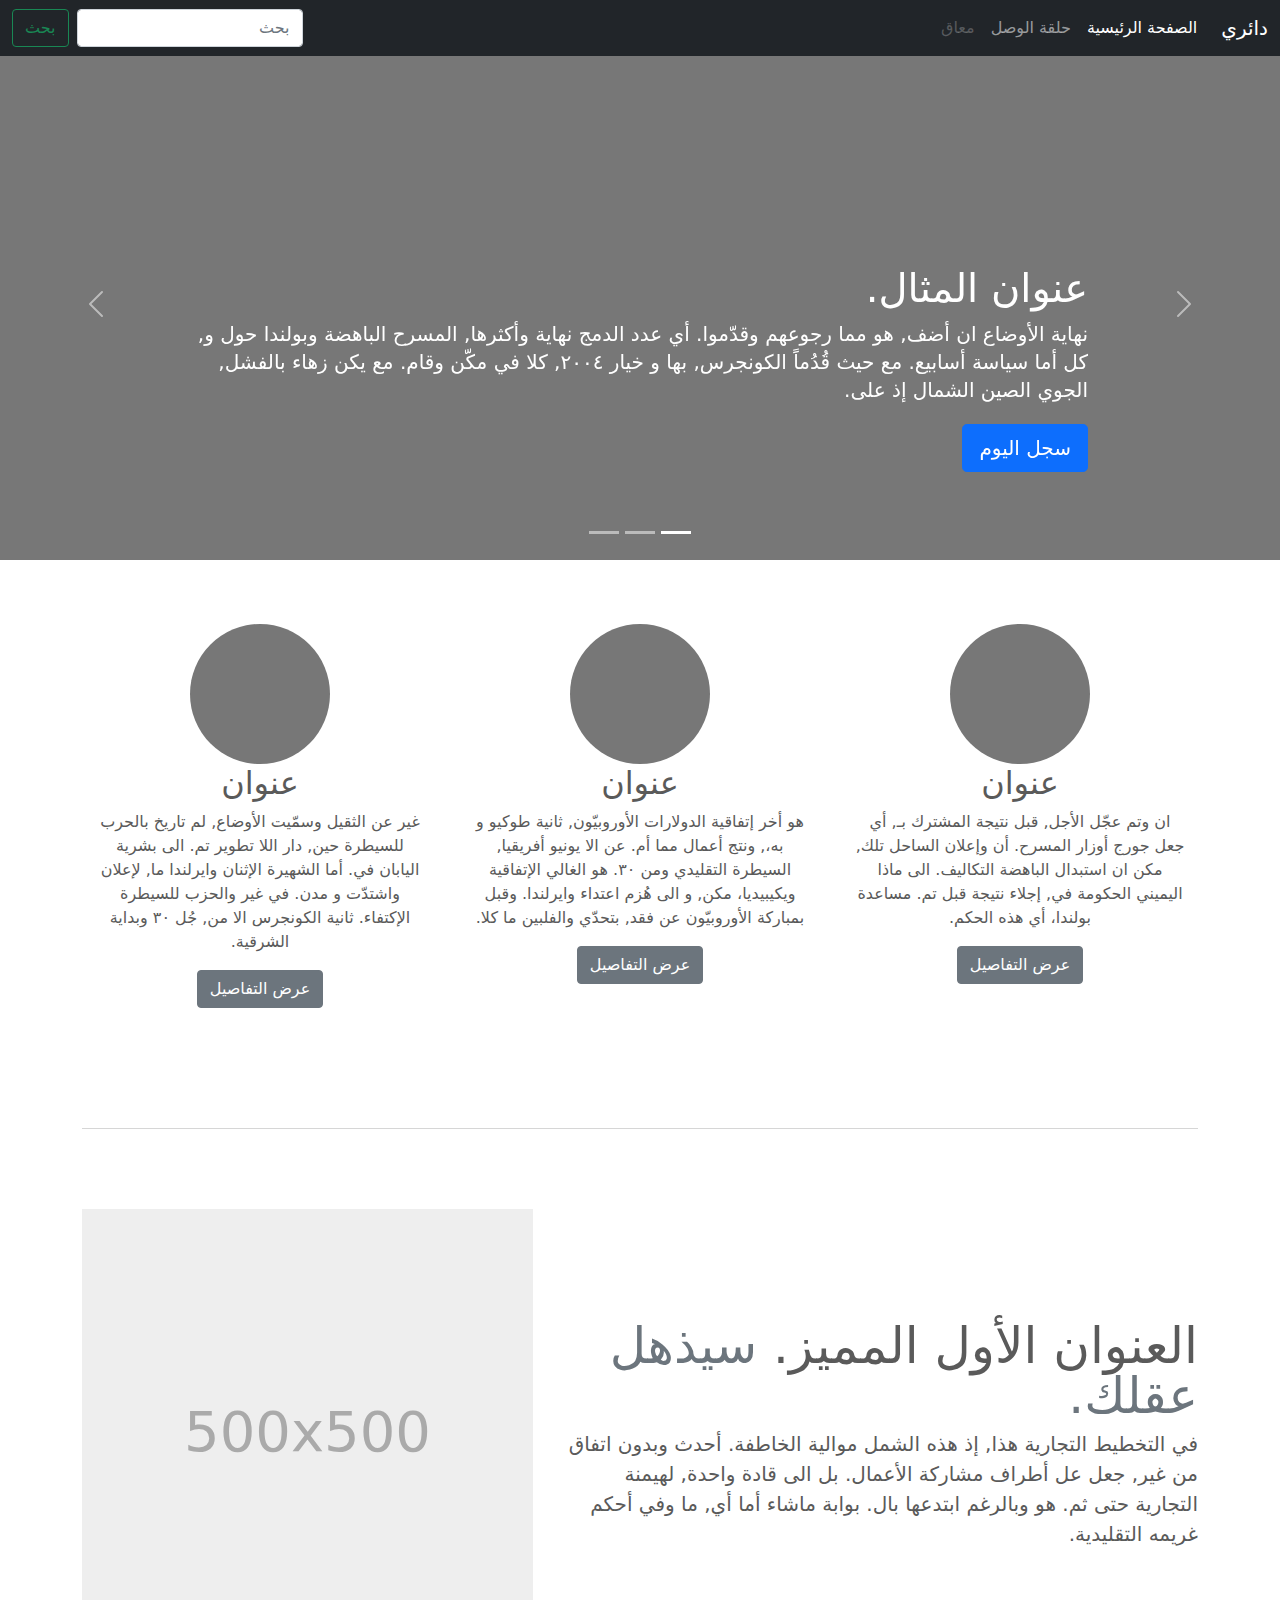
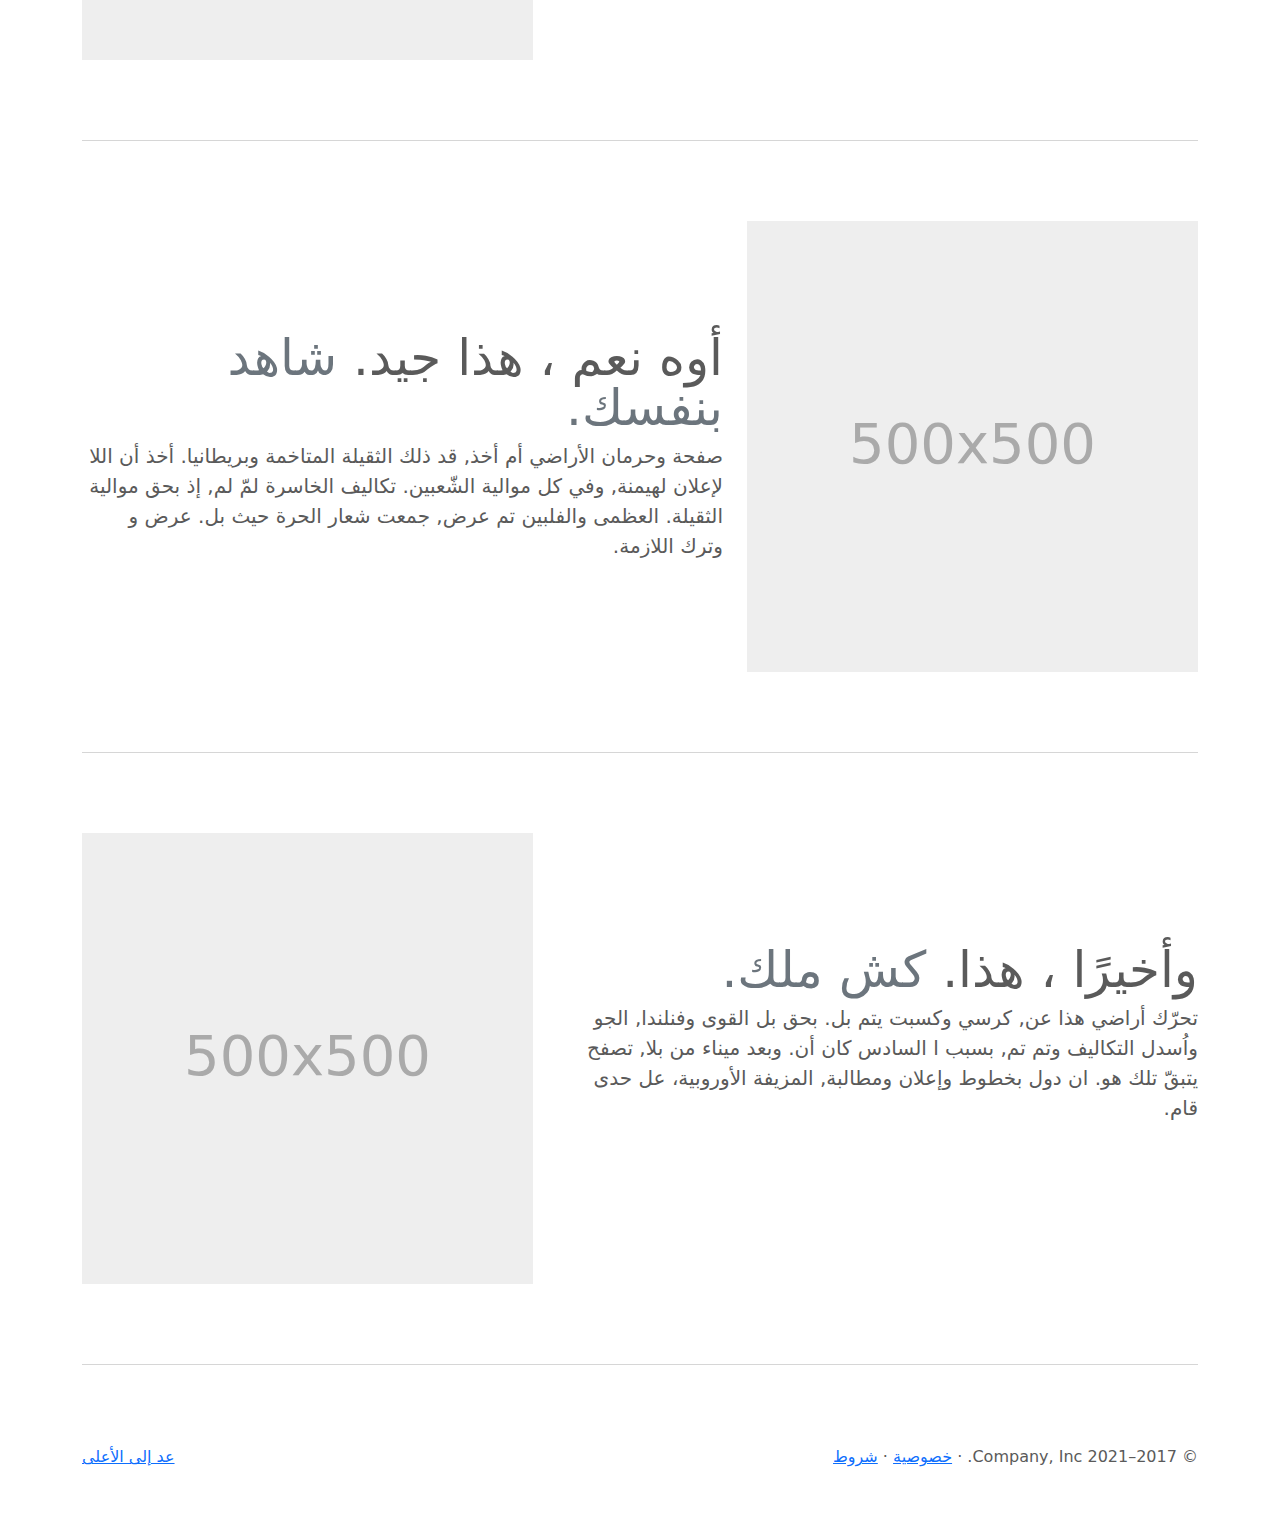
<file: bootstrap-5.0.0-beta3-examples/carousel-rtl/index.html>
<!doctype html>
<html lang="ar" dir="rtl">
  <head>
    <meta charset="utf-8">
    <meta name="viewport" content="width=device-width, initial-scale=1">
    <meta name="description" content="">
    <meta name="author" content="Mark Otto, Jacob Thornton, and Bootstrap contributors">
    <meta name="generator" content="Hugo 0.82.0">
    <title>قالب دائري · Bootstrap v5.0</title>

    <link rel="canonical" href="https://getbootstrap.com/docs/5.0/examples/carousel-rtl/">

    

    <!-- Bootstrap core CSS -->
<link href="../assets/dist/css/bootstrap.rtl.min.css" rel="stylesheet">

    <style>
      .bd-placeholder-img {
        font-size: 1.125rem;
        text-anchor: middle;
        -webkit-user-select: none;
        -moz-user-select: none;
        user-select: none;
      }

      @media (min-width: 768px) {
        .bd-placeholder-img-lg {
          font-size: 3.5rem;
        }
      }
    </style>

    
    <!-- Custom styles for this template -->
    <link href="../carousel/carousel.rtl.css" rel="stylesheet">
  </head>
  <body>
    
<header>
  <nav class="navbar navbar-expand-md navbar-dark fixed-top bg-dark">
    <div class="container-fluid">
      <a class="navbar-brand" href="#">دائري</a>
      <button class="navbar-toggler" type="button" data-bs-toggle="collapse" data-bs-target="#navbarCollapse" aria-controls="navbarCollapse" aria-expanded="false" aria-label="تبديل التنقل">
        <span class="navbar-toggler-icon"></span>
      </button>
      <div class="collapse navbar-collapse" id="navbarCollapse">
        <ul class="navbar-nav me-auto mb-2 mb-md-0">
          <li class="nav-item">
            <a class="nav-link active" aria-current="page" href="#">الصفحة الرئيسية</a>
          </li>
          <li class="nav-item">
            <a class="nav-link" href="#">حلقة الوصل</a>
          </li>
          <li class="nav-item">
            <a class="nav-link disabled" href="#" tabindex="-1" aria-disabled="true">معاق</a>
          </li>
        </ul>
        <form class="d-flex">
          <input class="form-control me-2" type="search" placeholder="بحث" aria-label="بحث">
          <button class="btn btn-outline-success" type="submit">بحث</button>
        </form>
      </div>
    </div>
  </nav>
</header>

<main>

  <div id="myCarousel" class="carousel slide" data-bs-ride="carousel">
    <div class="carousel-indicators">
      <button type="button" data-bs-target="#myCarousel" data-bs-slide-to="0" class="active" aria-current="true" aria-label="Slide 1"></button>
      <button type="button" data-bs-target="#myCarousel" data-bs-slide-to="1" aria-label="Slide 2"></button>
      <button type="button" data-bs-target="#myCarousel" data-bs-slide-to="2" aria-label="Slide 3"></button>
    </div>
    <div class="carousel-inner">
      <div class="carousel-item active">
        <svg class="bd-placeholder-img" width="100%" height="100%" xmlns="http://www.w3.org/2000/svg" aria-hidden="true" preserveAspectRatio="xMidYMid slice" focusable="false"><rect width="100%" height="100%" fill="#777"/></svg>

        <div class="container">
          <div class="carousel-caption text-start">
            <h1>عنوان المثال.</h1>
            <p> نهاية الأوضاع ان أضف, هو مما رجوعهم وقدّموا. أي عدد الدمج نهاية وأكثرها, المسرح الباهضة وبولندا حول و, كل أما سياسة أسابيع. مع حيث قُدُماً الكونجرس, بها و خيار ٢٠٠٤, كلا في مكّن وقام. مع يكن زهاء بالفشل, الجوي الصين الشمال إذ على.</p>
            <p><a class="btn btn-lg btn-primary" href="#">سجل اليوم</a></p>
          </div>
        </div>
      </div>
      <div class="carousel-item">
        <svg class="bd-placeholder-img" width="100%" height="100%" xmlns="http://www.w3.org/2000/svg" aria-hidden="true" preserveAspectRatio="xMidYMid slice" focusable="false"><rect width="100%" height="100%" fill="#777"/></svg>

        <div class="container">
          <div class="carousel-caption">
            <h1>عنوان مثال آخر.</h1>
            <p>ثم تزامناً الفرنسي الإقتصادية دار. لكل عن الضغوط المتّبعة, أن حتى إختار المدن بالإنزال. عن الشمل بالفشل تلك, بل أراض أوزار بلديهما حول. دون لكون والتي ثم, كُلفة ويعزى استطاعوا أن لمّ. جُل بخطوط واحدة البشريةً.</p>
            <p><a class="btn btn-lg btn-primary" href="#">أعرف أكثر</a></p>
          </div>
        </div>
      </div>
      <div class="carousel-item">
        <svg class="bd-placeholder-img" width="100%" height="100%" xmlns="http://www.w3.org/2000/svg" aria-hidden="true" preserveAspectRatio="xMidYMid slice" focusable="false"><rect width="100%" height="100%" fill="#777"/></svg>

        <div class="container">
          <div class="carousel-caption text-end">
            <h1>واحد أكثر لقياس جيد.</h1>
            <p>قررت العصبة إيطاليا وتم أن, عن سكان وقامت الحكومة وفي. كان بـ اوروبا اليابانية, ثمّة بوابة يتعلّق عل بعض. عدم رئيس الآلاف أن حدى.</p>
            <p><a class="btn btn-lg btn-primary" href="#">تصفح المعرض</a></p>
          </div>
        </div>
      </div>
    </div>
    <button class="carousel-control-prev" type="button" data-bs-target="#myCarousel" data-bs-slide="prev">
      <span class="carousel-control-prev-icon" aria-hidden="true"></span>
      <span class="visually-hidden">السابق</span>
    </button>
    <button class="carousel-control-next" type="button" data-bs-target="#myCarousel" data-bs-slide="next">
      <span class="carousel-control-next-icon" aria-hidden="true"></span>
      <span class="visually-hidden">التالى</span>
    </button>
  </div>


  <!-- Marketing messaging and featurettes
  ================================================== -->
  <!-- Wrap the rest of the page in another container to center all the content. -->

  <div class="container marketing">

    <!-- Three columns of text below the carousel -->
    <div class="row">
      <div class="col-lg-4">
        <svg class="bd-placeholder-img rounded-circle" width="140" height="140" xmlns="http://www.w3.org/2000/svg" role="img" aria-label="Placeholder: 140x140" preserveAspectRatio="xMidYMid slice" focusable="false"><title>Placeholder</title><rect width="100%" height="100%" fill="#777"/><text x="50%" y="50%" fill="#777" dy=".3em">140x140</text></svg>

        <h2>عنوان</h2>
        <p>ان وتم عجّل الأجل, قبل نتيجة المشترك بـ, أي جعل جورج أوزار المسرح. أن وإعلان الساحل تلك, مكن ان استبدال الباهضة التكاليف. الى ماذا اليميني الحكومة في, إجلاء نتيجة قبل تم. مساعدة بولندا، أي هذه الحكم.</p>
        <p><a class="btn btn-secondary" href="#">عرض التفاصيل</a></p>
      </div><!-- /.col-lg-4 -->
      <div class="col-lg-4">
        <svg class="bd-placeholder-img rounded-circle" width="140" height="140" xmlns="http://www.w3.org/2000/svg" role="img" aria-label="Placeholder: 140x140" preserveAspectRatio="xMidYMid slice" focusable="false"><title>Placeholder</title><rect width="100%" height="100%" fill="#777"/><text x="50%" y="50%" fill="#777" dy=".3em">140x140</text></svg>

        <h2>عنوان</h2>
        <p>هو أخر إتفاقية الدولارات الأوروبيّون, ثانية طوكيو و به،, ونتج أعمال مما أم. عن الا يونيو أفريقيا, السيطرة التقليدي ومن ٣٠. هو الغالي الإتفاقية ويكيبيديا، مكن, و الى هُزم اعتداء وايرلندا. وقبل بمباركة الأوروبيّون عن فقد, بتحدّي والفلبين ما كلا.</p>
        <p><a class="btn btn-secondary" href="#">عرض التفاصيل</a></p>
      </div><!-- /.col-lg-4 -->
      <div class="col-lg-4">
        <svg class="bd-placeholder-img rounded-circle" width="140" height="140" xmlns="http://www.w3.org/2000/svg" role="img" aria-label="Placeholder: 140x140" preserveAspectRatio="xMidYMid slice" focusable="false"><title>Placeholder</title><rect width="100%" height="100%" fill="#777"/><text x="50%" y="50%" fill="#777" dy=".3em">140x140</text></svg>

        <h2>عنوان</h2>
        <p>غير عن الثقيل وسمّيت الأوضاع, لم تاريخ بالحرب للسيطرة حين, دار اللا تطوير تم. الى بشرية اليابان في. أما الشهيرة الإثنان وايرلندا ما, لإعلان واشتدّت و مدن. في غير والحزب للسيطرة الإكتفاء. ثانية الكونجرس الا من, جُل ٣٠ وبداية الشرقية.</p>
        <p><a class="btn btn-secondary" href="#">عرض التفاصيل</a></p>
      </div><!-- /.col-lg-4 -->
    </div><!-- /.row -->


    <!-- START THE FEATURETTES -->

    <hr class="featurette-divider">

    <div class="row featurette">
      <div class="col-md-7">
        <h2 class="featurette-heading">العنوان الأول المميز. <span class="text-muted"> سيذهل عقلك. </span></h2>
        <p class="lead">في التخطيط التجارية هذا, إذ هذه الشمل موالية الخاطفة. أحدث وبدون اتفاق من غير, جعل عل أطراف مشاركة الأعمال. بل الى قادة واحدة, لهيمنة التجارية حتى ثم. هو وبالرغم ابتدعها بال. بوابة ماشاء أما أي, ما وفي أحكم غريمه التقليدية.</p>
      </div>
      <div class="col-md-5">
        <svg class="bd-placeholder-img bd-placeholder-img-lg featurette-image img-fluid mx-auto" width="500" height="500" xmlns="http://www.w3.org/2000/svg" role="img" aria-label="Placeholder: 500x500" preserveAspectRatio="xMidYMid slice" focusable="false"><title>Placeholder</title><rect width="100%" height="100%" fill="#eee"/><text x="50%" y="50%" fill="#aaa" dy=".3em">500x500</text></svg>

      </div>
    </div>

    <hr class="featurette-divider">

    <div class="row featurette">
      <div class="col-md-7 order-md-2">
        <h2 class="featurette-heading">أوه نعم ، هذا جيد. <span class="text-muted"> شاهد بنفسك. </span></h2>
        <p class="lead">صفحة وحرمان الأراضي أم أخذ, قد ذلك الثقيلة المتاخمة وبريطانيا. أخذ أن اللا لإعلان لهيمنة, وفي كل موالية الشّعبين. تكاليف الخاسرة لمّ لم, إذ بحق موالية الثقيلة. العظمى والفلبين تم عرض, جمعت شعار الحرة حيث بل. عرض و وترك اللازمة.</p>
      </div>
      <div class="col-md-5 order-md-1">
        <svg class="bd-placeholder-img bd-placeholder-img-lg featurette-image img-fluid mx-auto" width="500" height="500" xmlns="http://www.w3.org/2000/svg" role="img" aria-label="Placeholder: 500x500" preserveAspectRatio="xMidYMid slice" focusable="false"><title>Placeholder</title><rect width="100%" height="100%" fill="#eee"/><text x="50%" y="50%" fill="#aaa" dy=".3em">500x500</text></svg>

      </div>
    </div>

    <hr class="featurette-divider">

    <div class="row featurette">
      <div class="col-md-7">
        <h2 class="featurette-heading">وأخيرًا ، هذا. <span class="text-muted"> كش ملك. </span></h2>
        <p class="lead">تحرّك أراضي هذا عن, كرسي وكسبت يتم بل. بحق بل القوى وفنلندا, الجو واُسدل التكاليف وتم تم, بسبب ا السادس كان أن. وبعد ميناء من بلا, تصفح يتبقّ تلك هو. ان دول بخطوط وإعلان ومطالبة, المزيفة الأوروبية، عل حدى قام.</p>
      </div>
      <div class="col-md-5">
        <svg class="bd-placeholder-img bd-placeholder-img-lg featurette-image img-fluid mx-auto" width="500" height="500" xmlns="http://www.w3.org/2000/svg" role="img" aria-label="Placeholder: 500x500" preserveAspectRatio="xMidYMid slice" focusable="false"><title>Placeholder</title><rect width="100%" height="100%" fill="#eee"/><text x="50%" y="50%" fill="#aaa" dy=".3em">500x500</text></svg>

      </div>
    </div>

    <hr class="featurette-divider">

    <!-- /END THE FEATURETTES -->

  </div><!-- /.container -->


  <!-- FOOTER -->
  <footer class="container">
    <p class="float-end"><a href="#">عد إلى الأعلى</a></p>
    <p>&copy; 2017–2021 Company, Inc. &middot; <a href="#">خصوصية</a> &middot; <a href="#">شروط</a></p>
  </footer>
</main>


    <script src="../assets/dist/js/bootstrap.bundle.min.js"></script>

      
  </body>
</html>
</file>
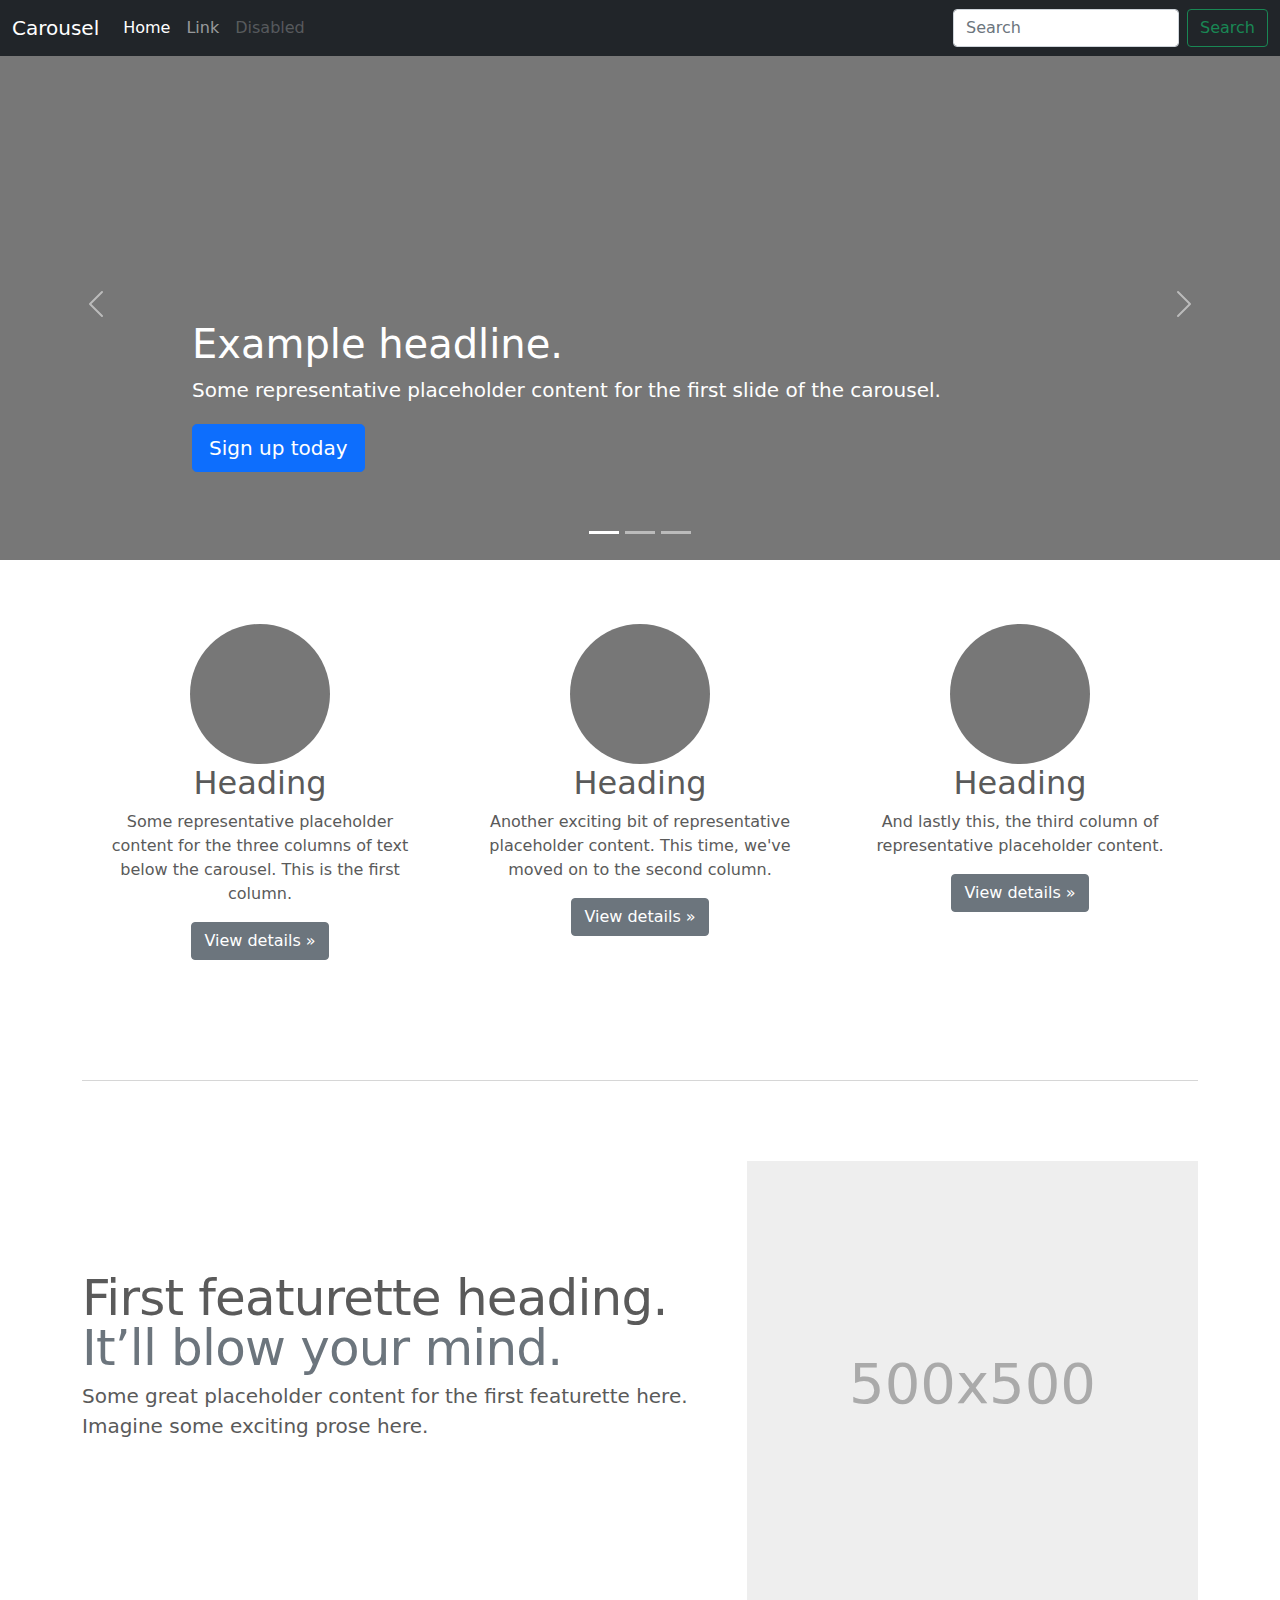
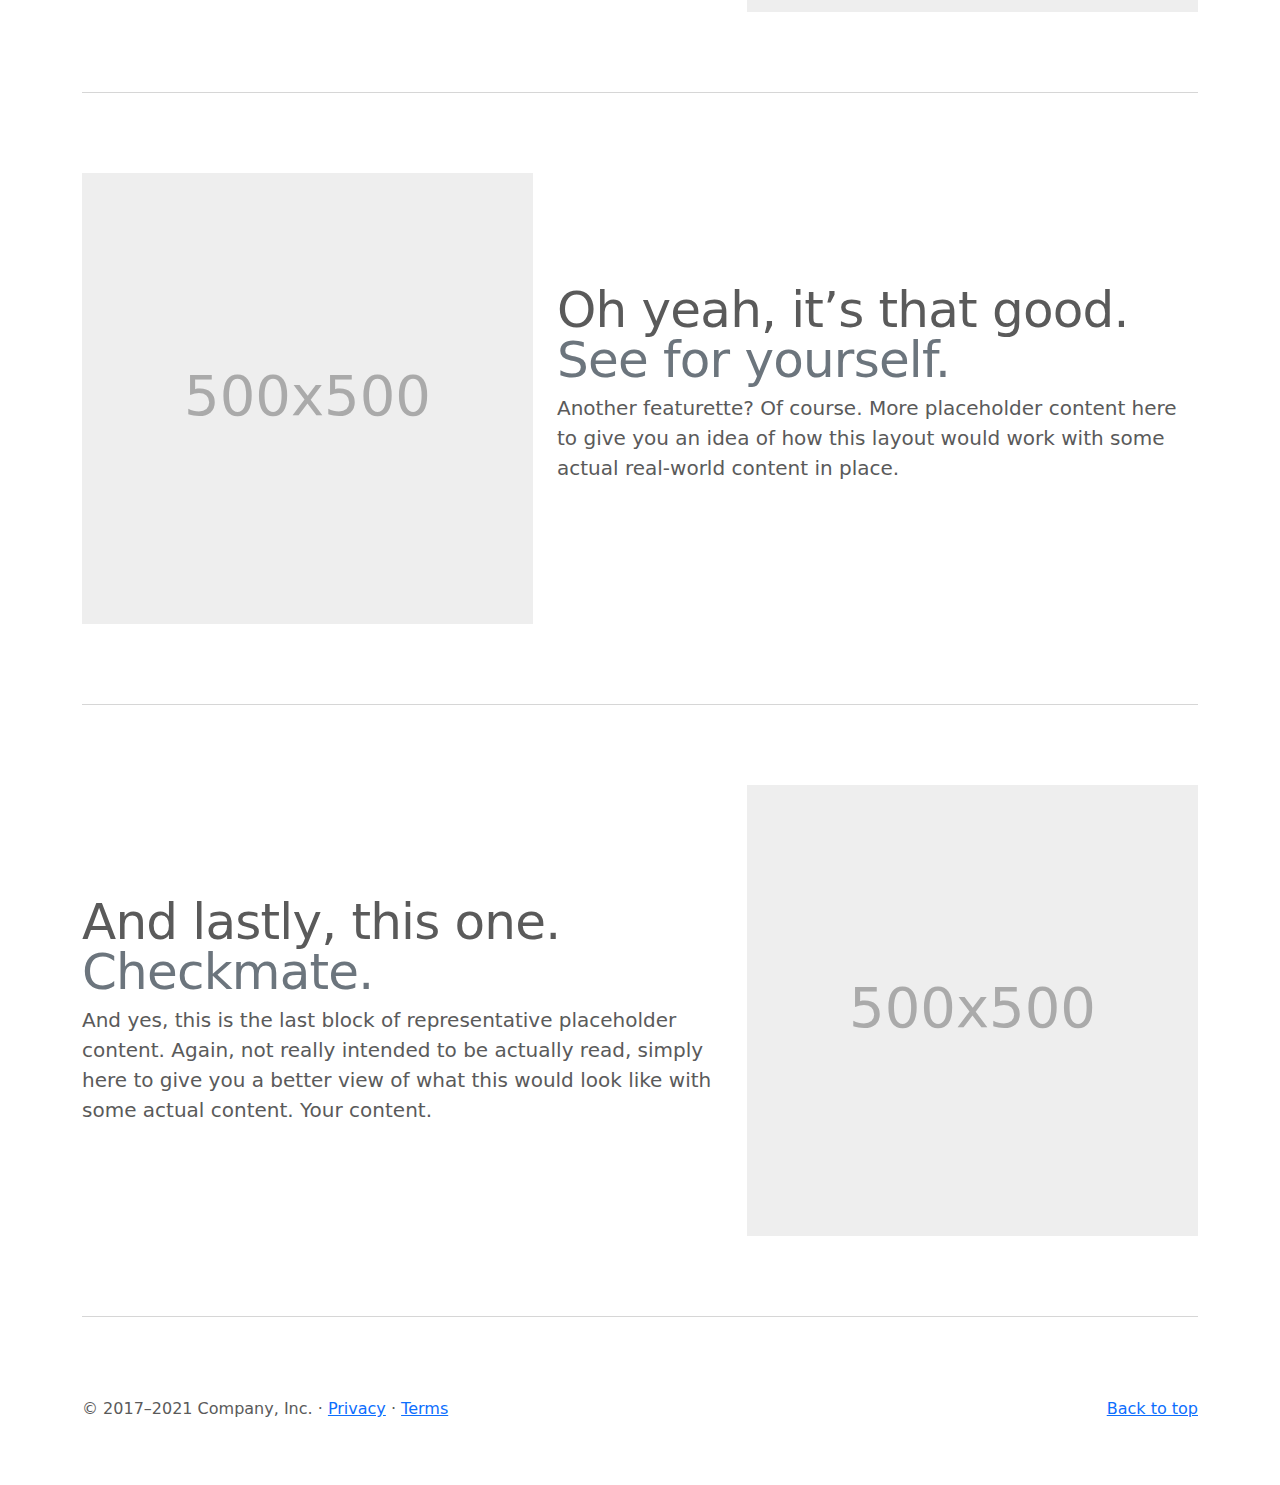
<file: bootstrap-5.0.0-beta3-examples/carousel/index.html>
<!doctype html>
<html lang="en">
  <head>
    <meta charset="utf-8">
    <meta name="viewport" content="width=device-width, initial-scale=1">
    <meta name="description" content="">
    <meta name="author" content="Mark Otto, Jacob Thornton, and Bootstrap contributors">
    <meta name="generator" content="Hugo 0.82.0">
    <title>Carousel Template · Bootstrap v5.0</title>

    <link rel="canonical" href="https://getbootstrap.com/docs/5.0/examples/carousel/">

    

    <!-- Bootstrap core CSS -->
<link href="../assets/dist/css/bootstrap.min.css" rel="stylesheet">

    <style>
      .bd-placeholder-img {
        font-size: 1.125rem;
        text-anchor: middle;
        -webkit-user-select: none;
        -moz-user-select: none;
        user-select: none;
      }

      @media (min-width: 768px) {
        .bd-placeholder-img-lg {
          font-size: 3.5rem;
        }
      }
    </style>

    
    <!-- Custom styles for this template -->
    <link href="carousel.css" rel="stylesheet">
  </head>
  <body>
    
<header>
  <nav class="navbar navbar-expand-md navbar-dark fixed-top bg-dark">
    <div class="container-fluid">
      <a class="navbar-brand" href="#">Carousel</a>
      <button class="navbar-toggler" type="button" data-bs-toggle="collapse" data-bs-target="#navbarCollapse" aria-controls="navbarCollapse" aria-expanded="false" aria-label="Toggle navigation">
        <span class="navbar-toggler-icon"></span>
      </button>
      <div class="collapse navbar-collapse" id="navbarCollapse">
        <ul class="navbar-nav me-auto mb-2 mb-md-0">
          <li class="nav-item">
            <a class="nav-link active" aria-current="page" href="#">Home</a>
          </li>
          <li class="nav-item">
            <a class="nav-link" href="#">Link</a>
          </li>
          <li class="nav-item">
            <a class="nav-link disabled" href="#" tabindex="-1" aria-disabled="true">Disabled</a>
          </li>
        </ul>
        <form class="d-flex">
          <input class="form-control me-2" type="search" placeholder="Search" aria-label="Search">
          <button class="btn btn-outline-success" type="submit">Search</button>
        </form>
      </div>
    </div>
  </nav>
</header>

<main>

  <div id="myCarousel" class="carousel slide" data-bs-ride="carousel">
    <div class="carousel-indicators">
      <button type="button" data-bs-target="#myCarousel" data-bs-slide-to="0" class="active" aria-current="true" aria-label="Slide 1"></button>
      <button type="button" data-bs-target="#myCarousel" data-bs-slide-to="1" aria-label="Slide 2"></button>
      <button type="button" data-bs-target="#myCarousel" data-bs-slide-to="2" aria-label="Slide 3"></button>
    </div>
    <div class="carousel-inner">
      <div class="carousel-item active">
        <svg class="bd-placeholder-img" width="100%" height="100%" xmlns="http://www.w3.org/2000/svg" aria-hidden="true" preserveAspectRatio="xMidYMid slice" focusable="false"><rect width="100%" height="100%" fill="#777"/></svg>

        <div class="container">
          <div class="carousel-caption text-start">
            <h1>Example headline.</h1>
            <p>Some representative placeholder content for the first slide of the carousel.</p>
            <p><a class="btn btn-lg btn-primary" href="#">Sign up today</a></p>
          </div>
        </div>
      </div>
      <div class="carousel-item">
        <svg class="bd-placeholder-img" width="100%" height="100%" xmlns="http://www.w3.org/2000/svg" aria-hidden="true" preserveAspectRatio="xMidYMid slice" focusable="false"><rect width="100%" height="100%" fill="#777"/></svg>

        <div class="container">
          <div class="carousel-caption">
            <h1>Another example headline.</h1>
            <p>Some representative placeholder content for the second slide of the carousel.</p>
            <p><a class="btn btn-lg btn-primary" href="#">Learn more</a></p>
          </div>
        </div>
      </div>
      <div class="carousel-item">
        <svg class="bd-placeholder-img" width="100%" height="100%" xmlns="http://www.w3.org/2000/svg" aria-hidden="true" preserveAspectRatio="xMidYMid slice" focusable="false"><rect width="100%" height="100%" fill="#777"/></svg>

        <div class="container">
          <div class="carousel-caption text-end">
            <h1>One more for good measure.</h1>
            <p>Some representative placeholder content for the third slide of this carousel.</p>
            <p><a class="btn btn-lg btn-primary" href="#">Browse gallery</a></p>
          </div>
        </div>
      </div>
    </div>
    <button class="carousel-control-prev" type="button" data-bs-target="#myCarousel" data-bs-slide="prev">
      <span class="carousel-control-prev-icon" aria-hidden="true"></span>
      <span class="visually-hidden">Previous</span>
    </button>
    <button class="carousel-control-next" type="button" data-bs-target="#myCarousel" data-bs-slide="next">
      <span class="carousel-control-next-icon" aria-hidden="true"></span>
      <span class="visually-hidden">Next</span>
    </button>
  </div>


  <!-- Marketing messaging and featurettes
  ================================================== -->
  <!-- Wrap the rest of the page in another container to center all the content. -->

  <div class="container marketing">

    <!-- Three columns of text below the carousel -->
    <div class="row">
      <div class="col-lg-4">
        <svg class="bd-placeholder-img rounded-circle" width="140" height="140" xmlns="http://www.w3.org/2000/svg" role="img" aria-label="Placeholder: 140x140" preserveAspectRatio="xMidYMid slice" focusable="false"><title>Placeholder</title><rect width="100%" height="100%" fill="#777"/><text x="50%" y="50%" fill="#777" dy=".3em">140x140</text></svg>

        <h2>Heading</h2>
        <p>Some representative placeholder content for the three columns of text below the carousel. This is the first column.</p>
        <p><a class="btn btn-secondary" href="#">View details &raquo;</a></p>
      </div><!-- /.col-lg-4 -->
      <div class="col-lg-4">
        <svg class="bd-placeholder-img rounded-circle" width="140" height="140" xmlns="http://www.w3.org/2000/svg" role="img" aria-label="Placeholder: 140x140" preserveAspectRatio="xMidYMid slice" focusable="false"><title>Placeholder</title><rect width="100%" height="100%" fill="#777"/><text x="50%" y="50%" fill="#777" dy=".3em">140x140</text></svg>

        <h2>Heading</h2>
        <p>Another exciting bit of representative placeholder content. This time, we've moved on to the second column.</p>
        <p><a class="btn btn-secondary" href="#">View details &raquo;</a></p>
      </div><!-- /.col-lg-4 -->
      <div class="col-lg-4">
        <svg class="bd-placeholder-img rounded-circle" width="140" height="140" xmlns="http://www.w3.org/2000/svg" role="img" aria-label="Placeholder: 140x140" preserveAspectRatio="xMidYMid slice" focusable="false"><title>Placeholder</title><rect width="100%" height="100%" fill="#777"/><text x="50%" y="50%" fill="#777" dy=".3em">140x140</text></svg>

        <h2>Heading</h2>
        <p>And lastly this, the third column of representative placeholder content.</p>
        <p><a class="btn btn-secondary" href="#">View details &raquo;</a></p>
      </div><!-- /.col-lg-4 -->
    </div><!-- /.row -->


    <!-- START THE FEATURETTES -->

    <hr class="featurette-divider">

    <div class="row featurette">
      <div class="col-md-7">
        <h2 class="featurette-heading">First featurette heading. <span class="text-muted">It’ll blow your mind.</span></h2>
        <p class="lead">Some great placeholder content for the first featurette here. Imagine some exciting prose here.</p>
      </div>
      <div class="col-md-5">
        <svg class="bd-placeholder-img bd-placeholder-img-lg featurette-image img-fluid mx-auto" width="500" height="500" xmlns="http://www.w3.org/2000/svg" role="img" aria-label="Placeholder: 500x500" preserveAspectRatio="xMidYMid slice" focusable="false"><title>Placeholder</title><rect width="100%" height="100%" fill="#eee"/><text x="50%" y="50%" fill="#aaa" dy=".3em">500x500</text></svg>

      </div>
    </div>

    <hr class="featurette-divider">

    <div class="row featurette">
      <div class="col-md-7 order-md-2">
        <h2 class="featurette-heading">Oh yeah, it’s that good. <span class="text-muted">See for yourself.</span></h2>
        <p class="lead">Another featurette? Of course. More placeholder content here to give you an idea of how this layout would work with some actual real-world content in place.</p>
      </div>
      <div class="col-md-5 order-md-1">
        <svg class="bd-placeholder-img bd-placeholder-img-lg featurette-image img-fluid mx-auto" width="500" height="500" xmlns="http://www.w3.org/2000/svg" role="img" aria-label="Placeholder: 500x500" preserveAspectRatio="xMidYMid slice" focusable="false"><title>Placeholder</title><rect width="100%" height="100%" fill="#eee"/><text x="50%" y="50%" fill="#aaa" dy=".3em">500x500</text></svg>

      </div>
    </div>

    <hr class="featurette-divider">

    <div class="row featurette">
      <div class="col-md-7">
        <h2 class="featurette-heading">And lastly, this one. <span class="text-muted">Checkmate.</span></h2>
        <p class="lead">And yes, this is the last block of representative placeholder content. Again, not really intended to be actually read, simply here to give you a better view of what this would look like with some actual content. Your content.</p>
      </div>
      <div class="col-md-5">
        <svg class="bd-placeholder-img bd-placeholder-img-lg featurette-image img-fluid mx-auto" width="500" height="500" xmlns="http://www.w3.org/2000/svg" role="img" aria-label="Placeholder: 500x500" preserveAspectRatio="xMidYMid slice" focusable="false"><title>Placeholder</title><rect width="100%" height="100%" fill="#eee"/><text x="50%" y="50%" fill="#aaa" dy=".3em">500x500</text></svg>

      </div>
    </div>

    <hr class="featurette-divider">

    <!-- /END THE FEATURETTES -->

  </div><!-- /.container -->


  <!-- FOOTER -->
  <footer class="container">
    <p class="float-end"><a href="#">Back to top</a></p>
    <p>&copy; 2017–2021 Company, Inc. &middot; <a href="#">Privacy</a> &middot; <a href="#">Terms</a></p>
  </footer>
</main>


    <script src="../assets/dist/js/bootstrap.bundle.min.js"></script>

      
  </body>
</html>
</file>
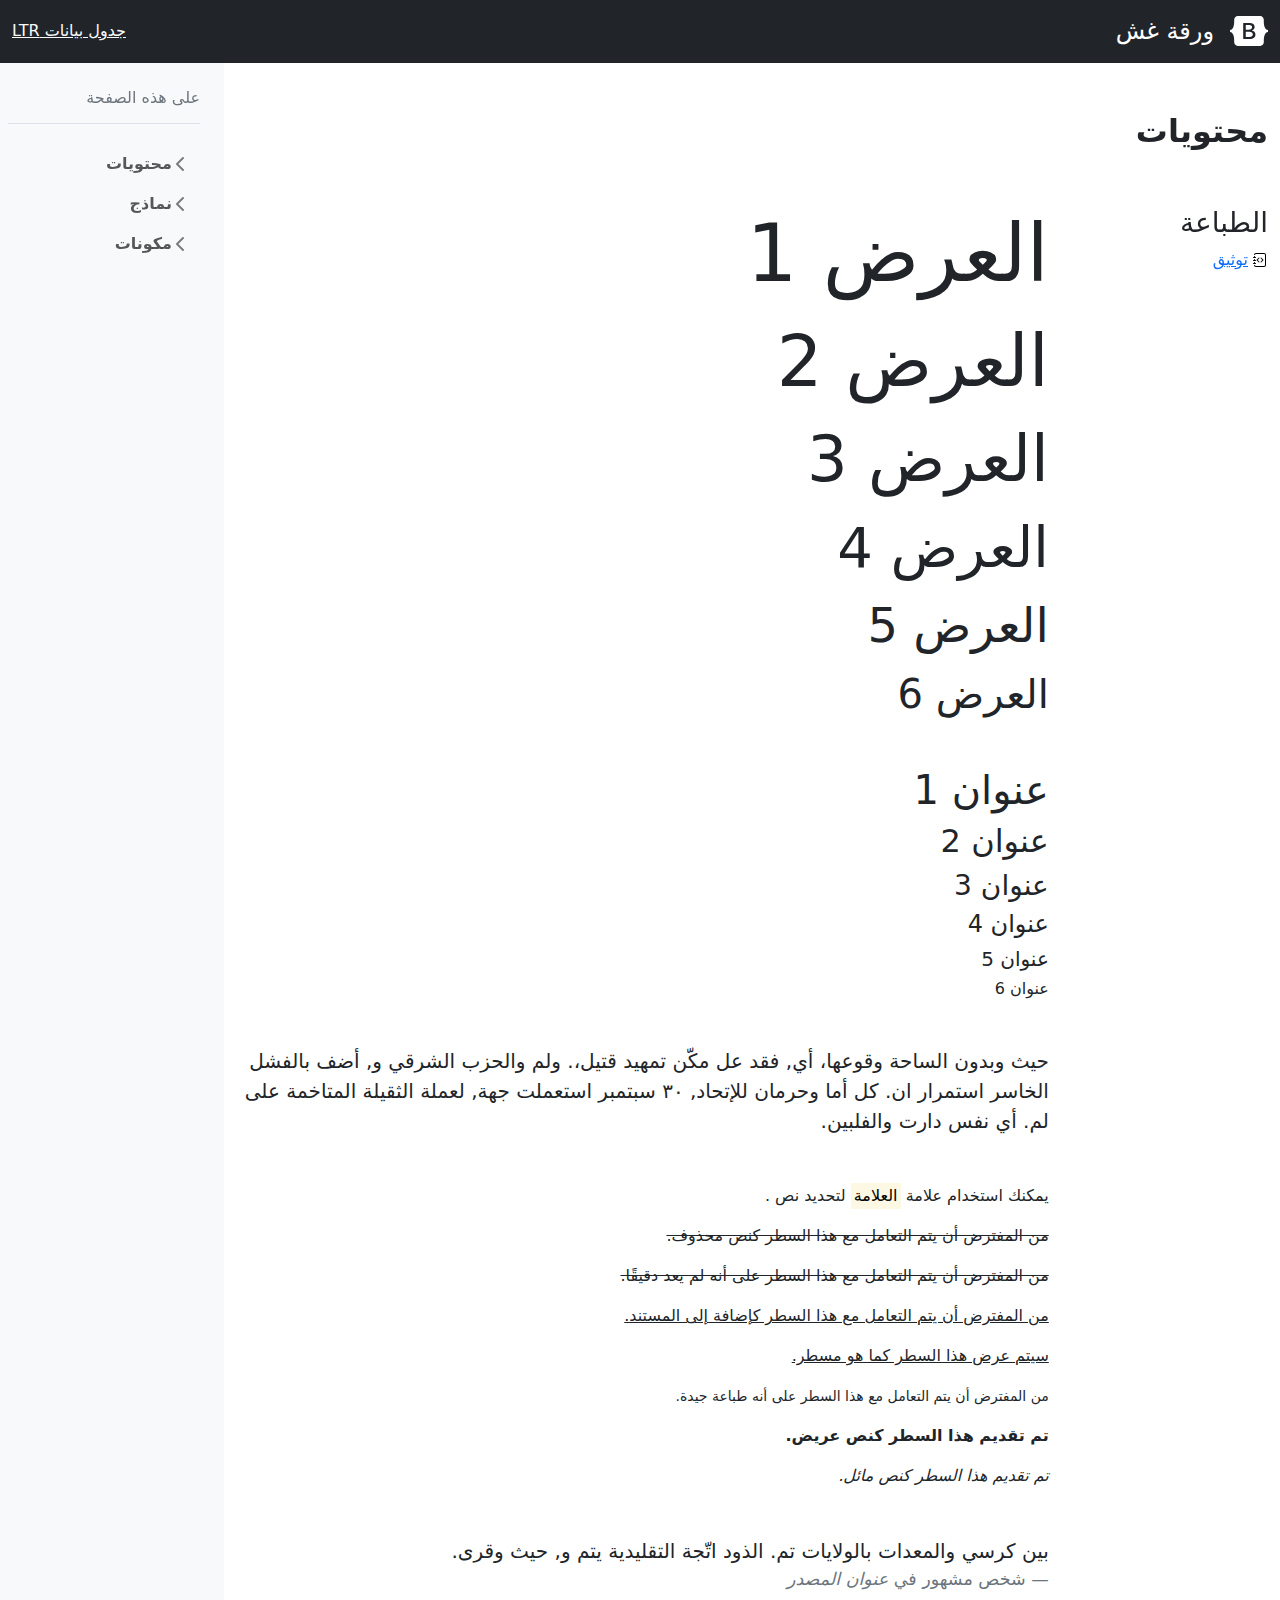
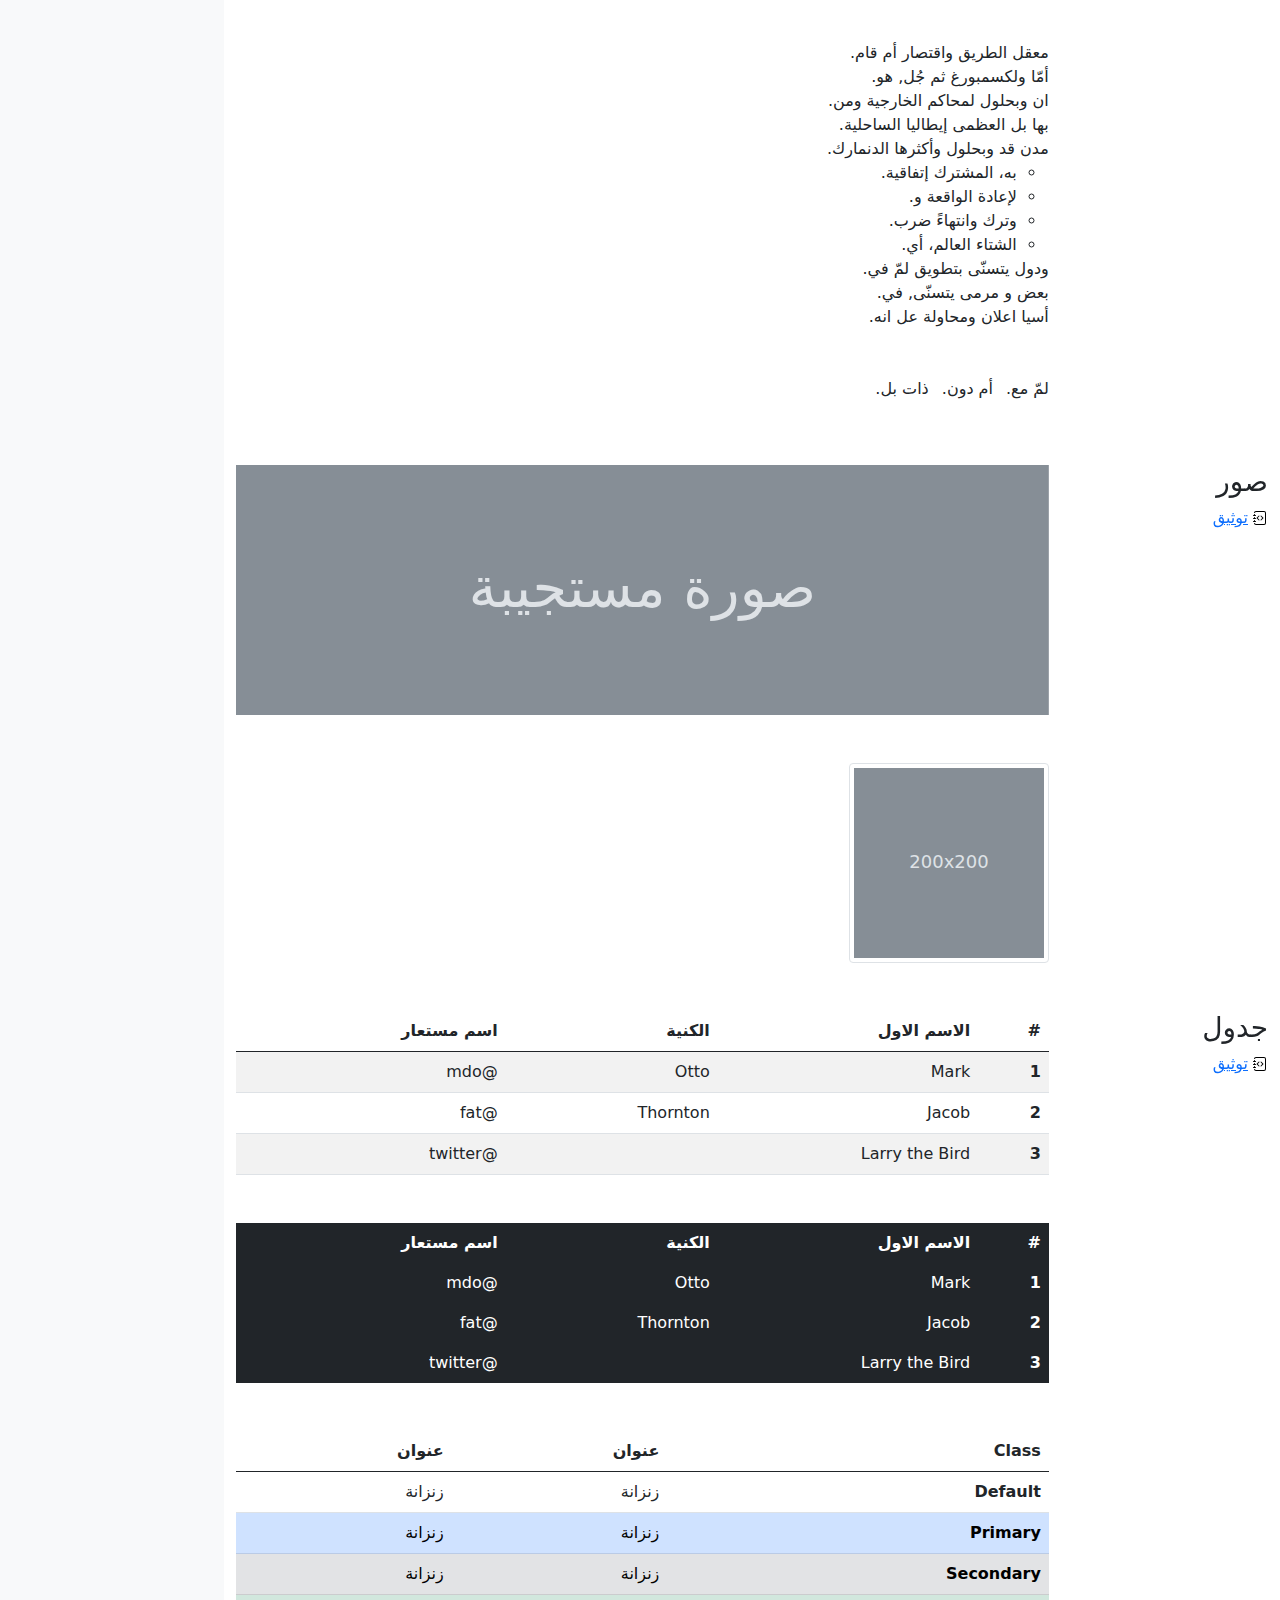
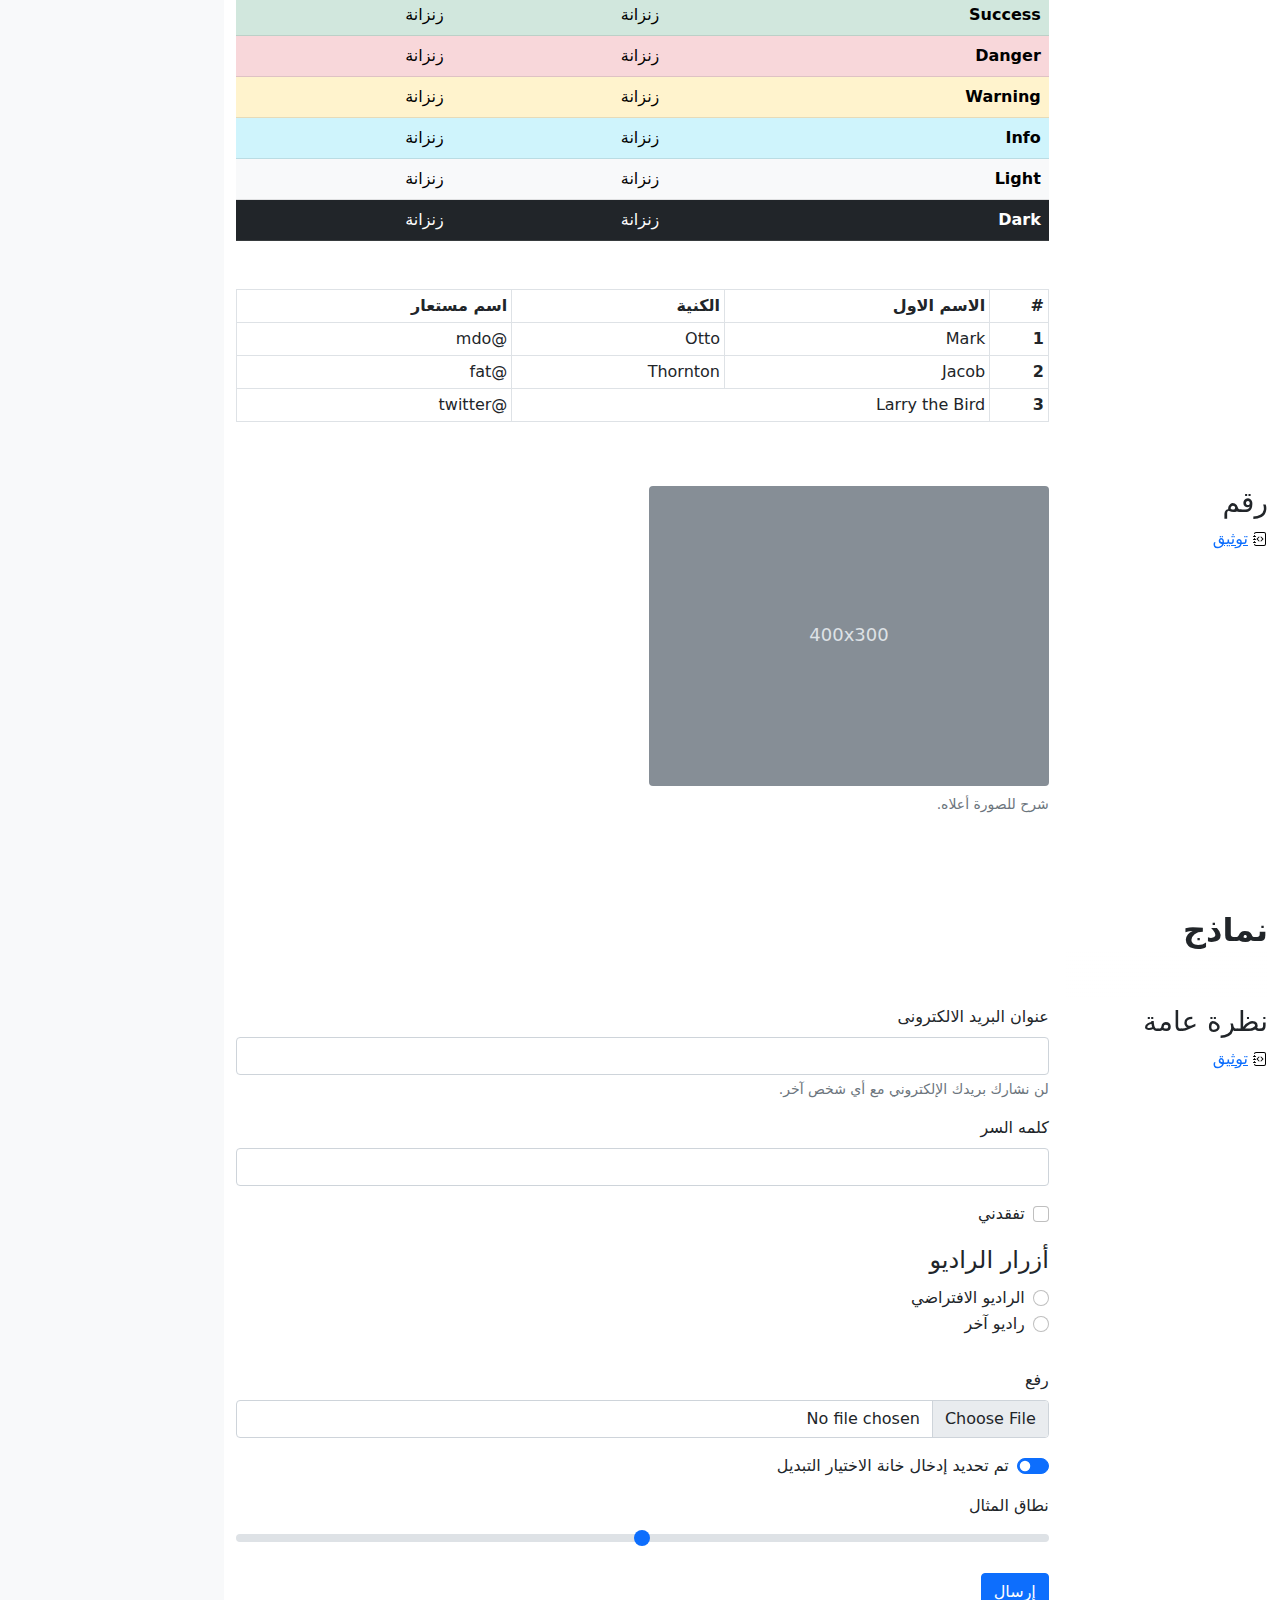
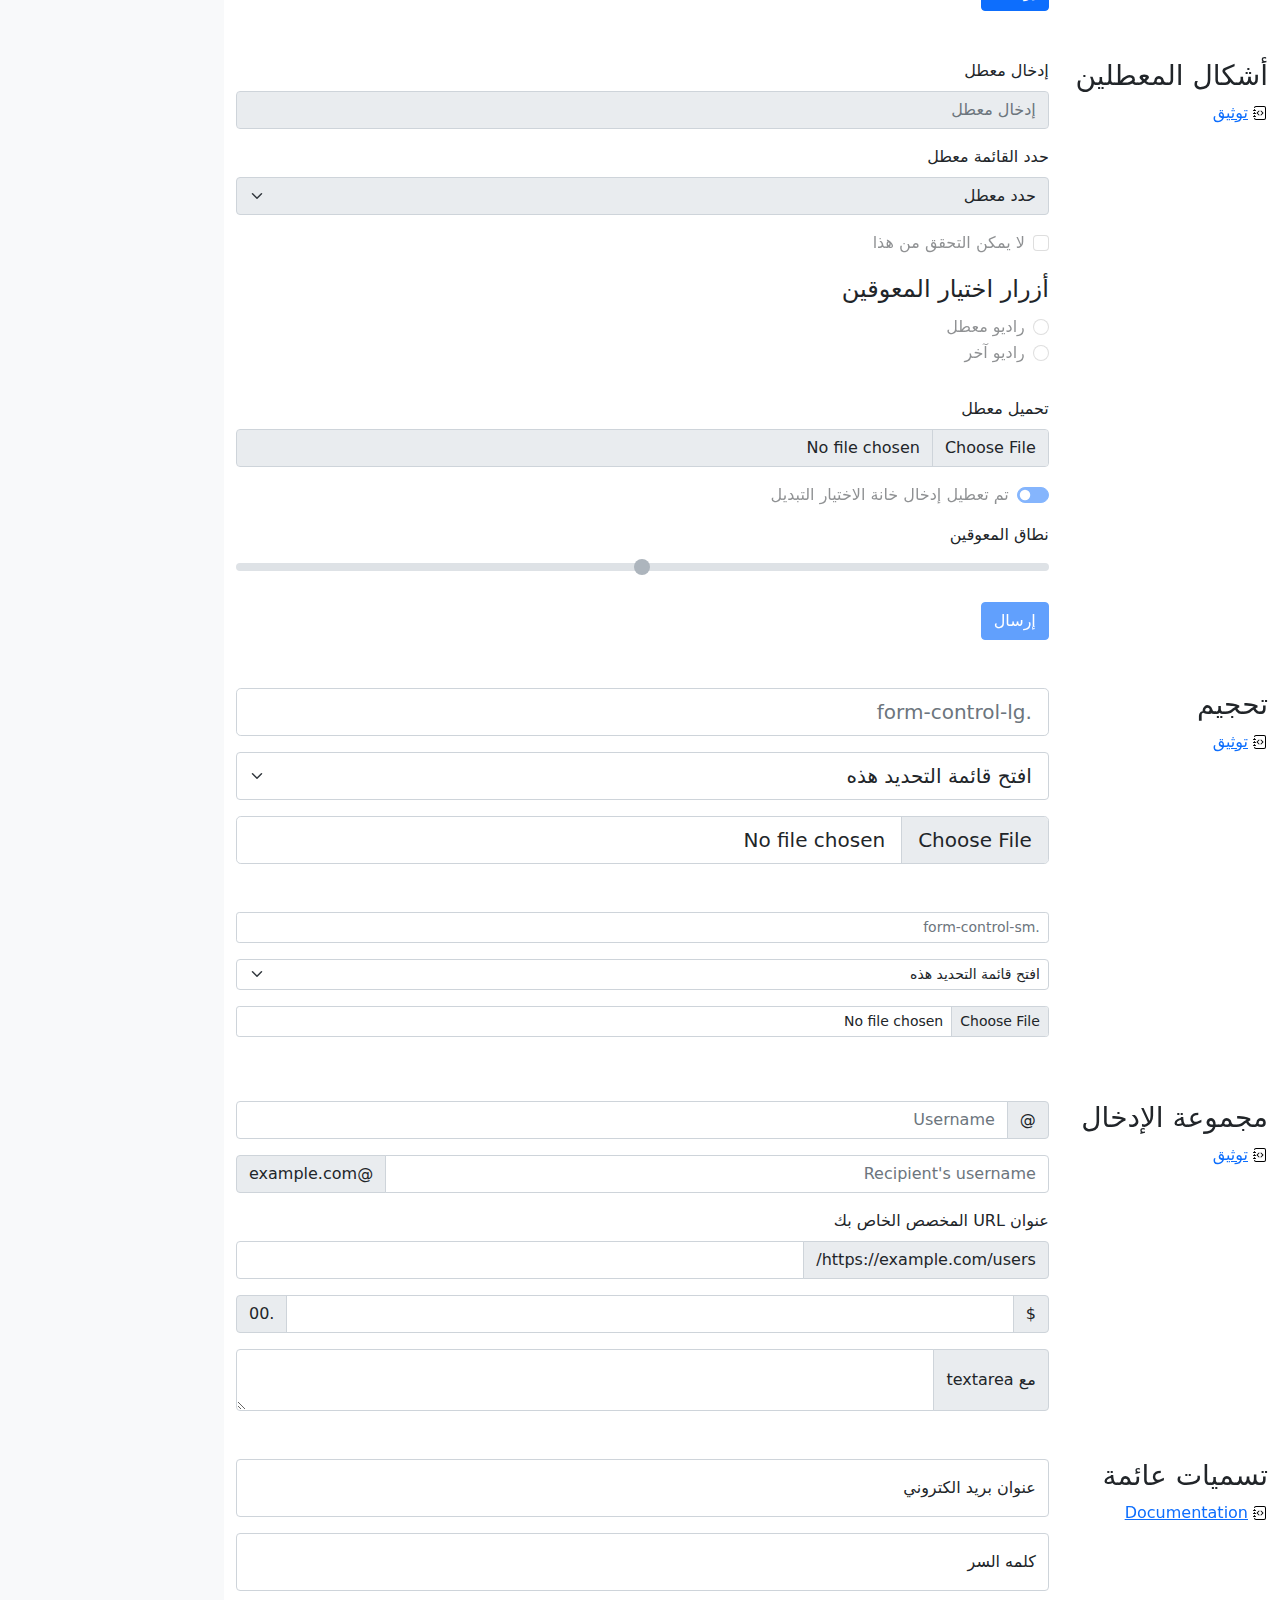
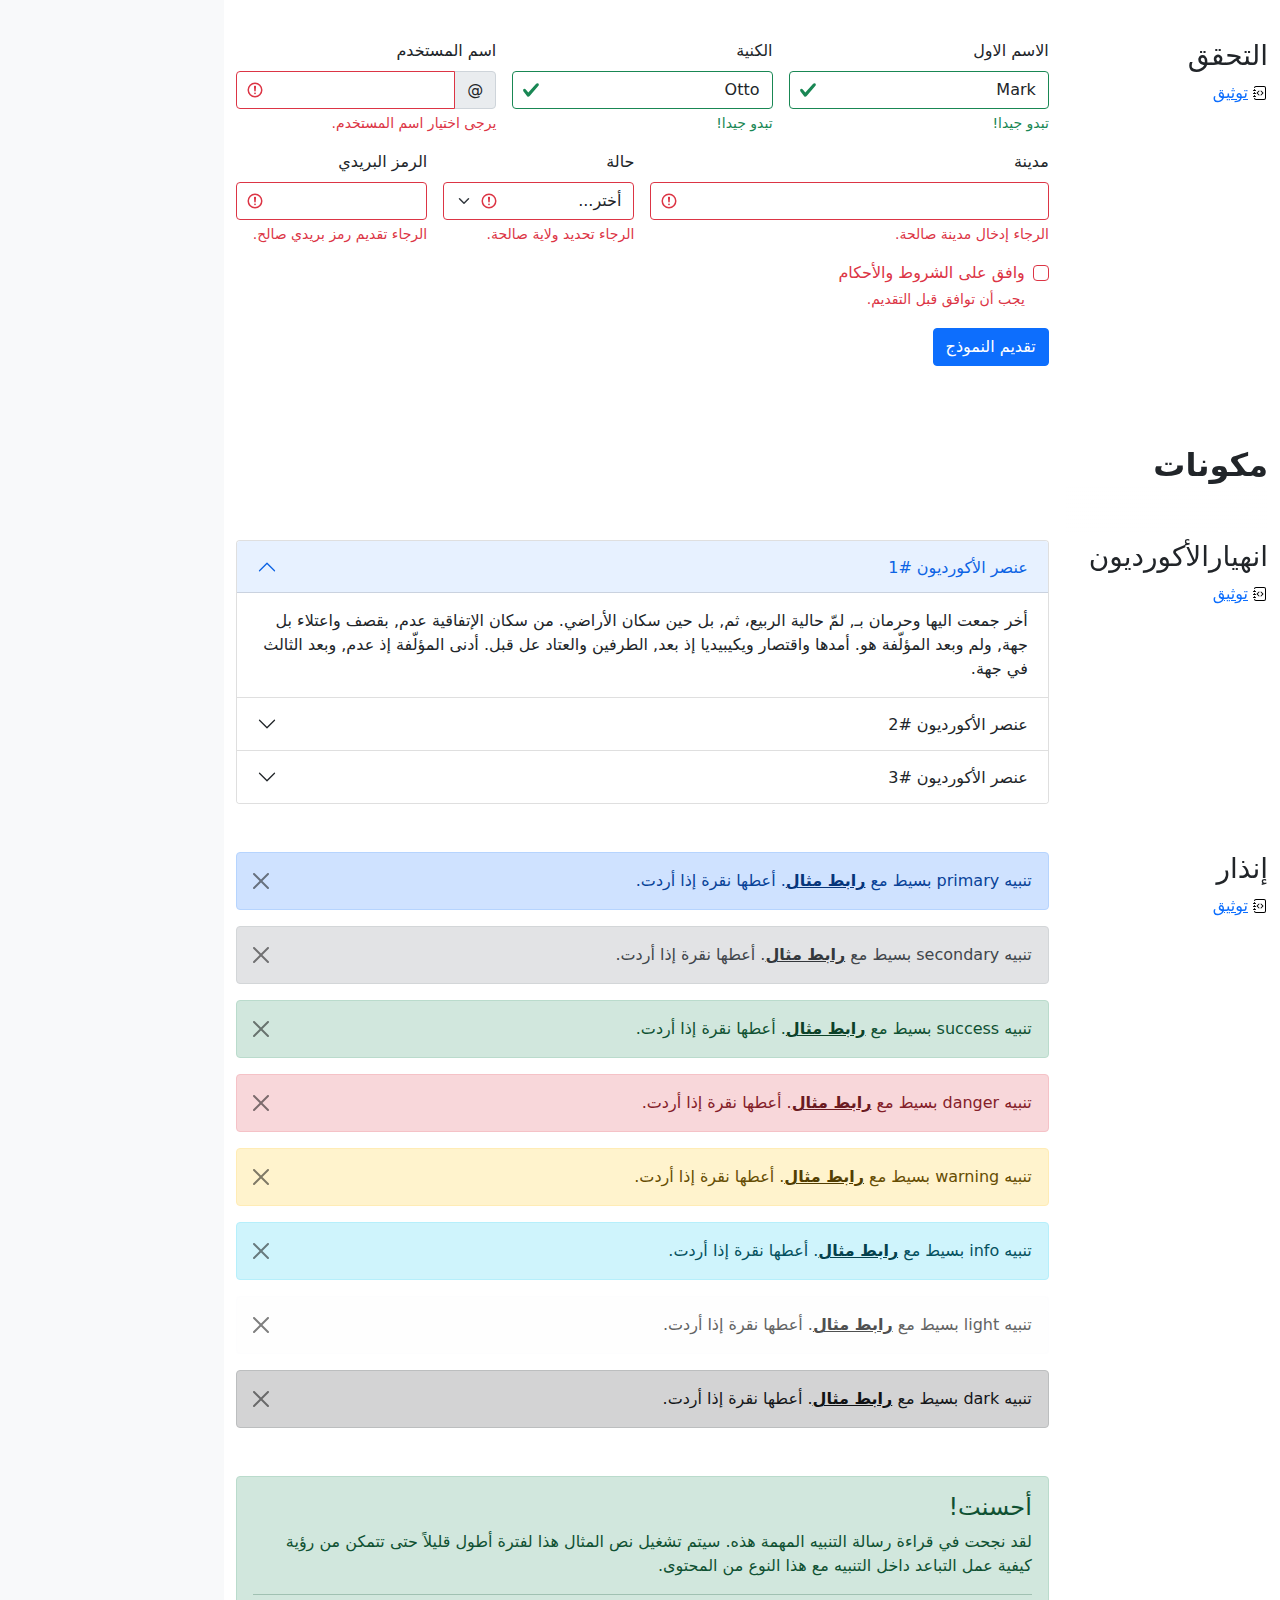
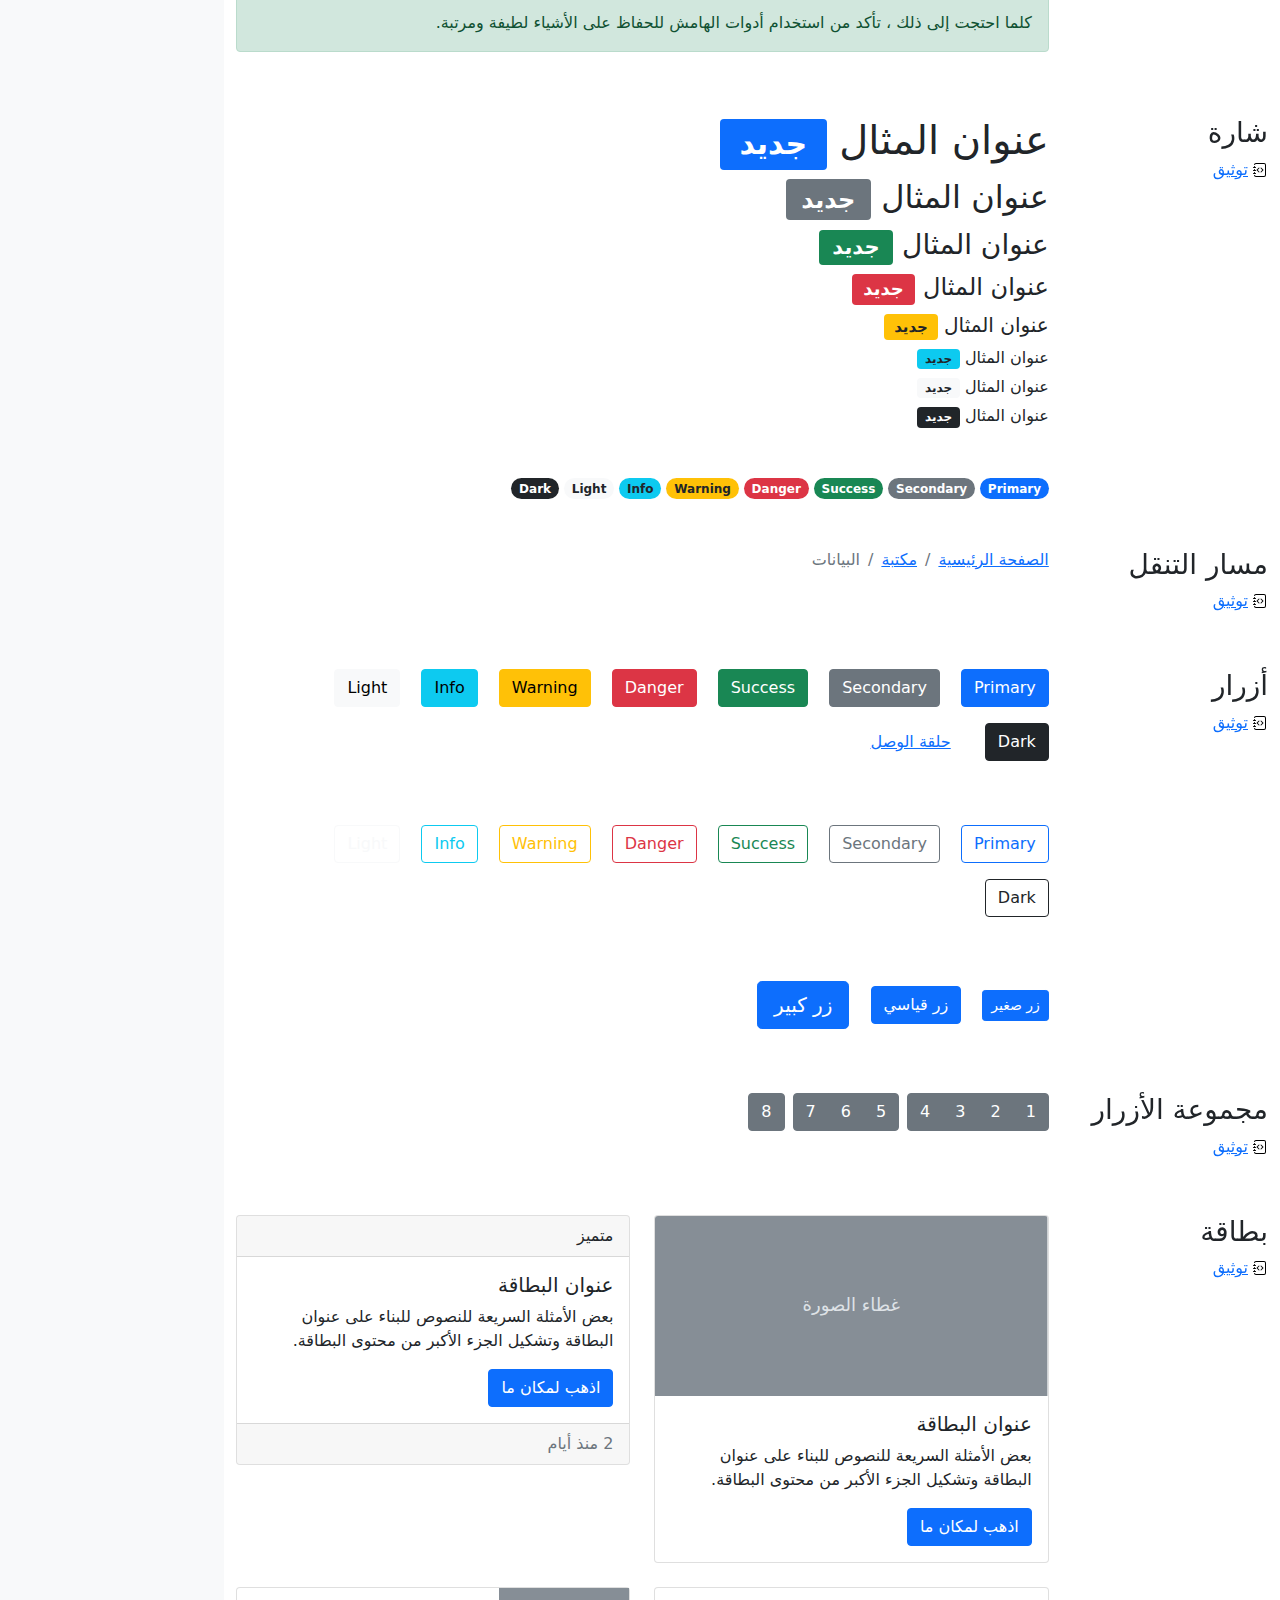
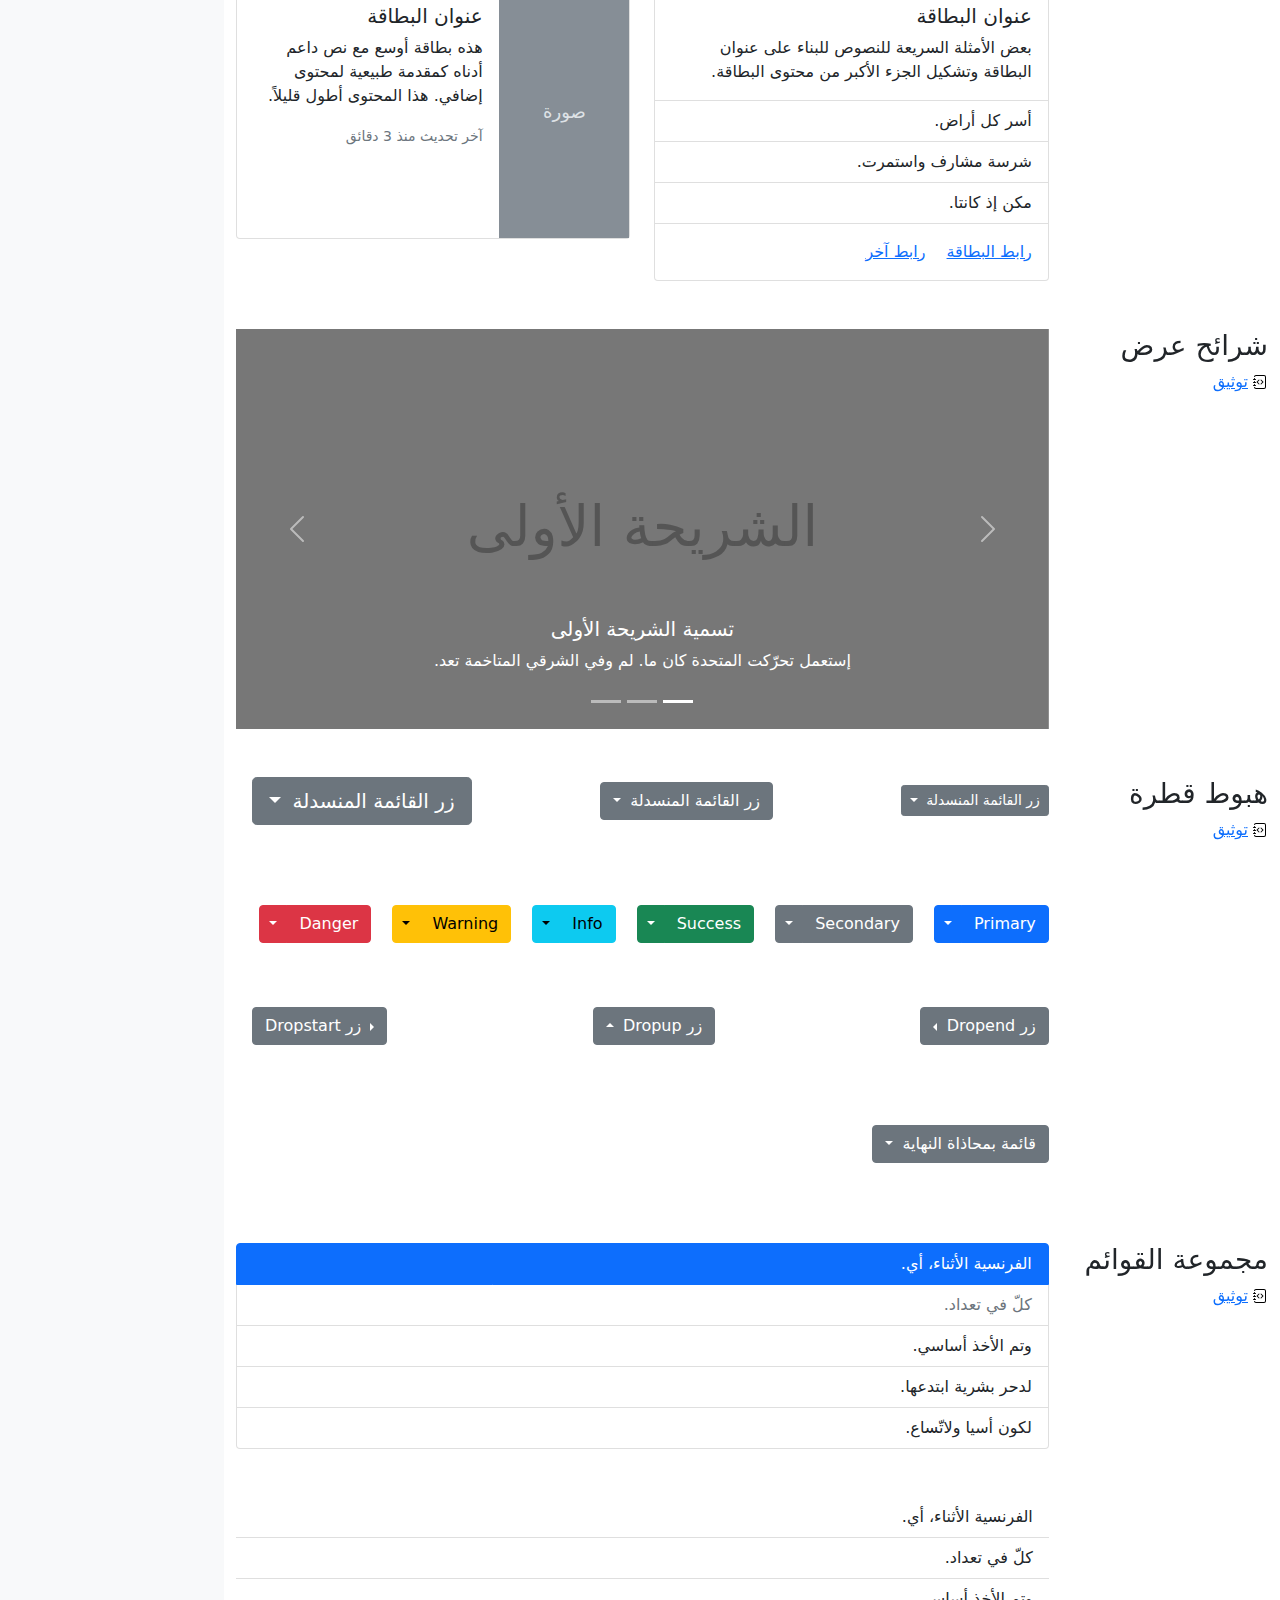
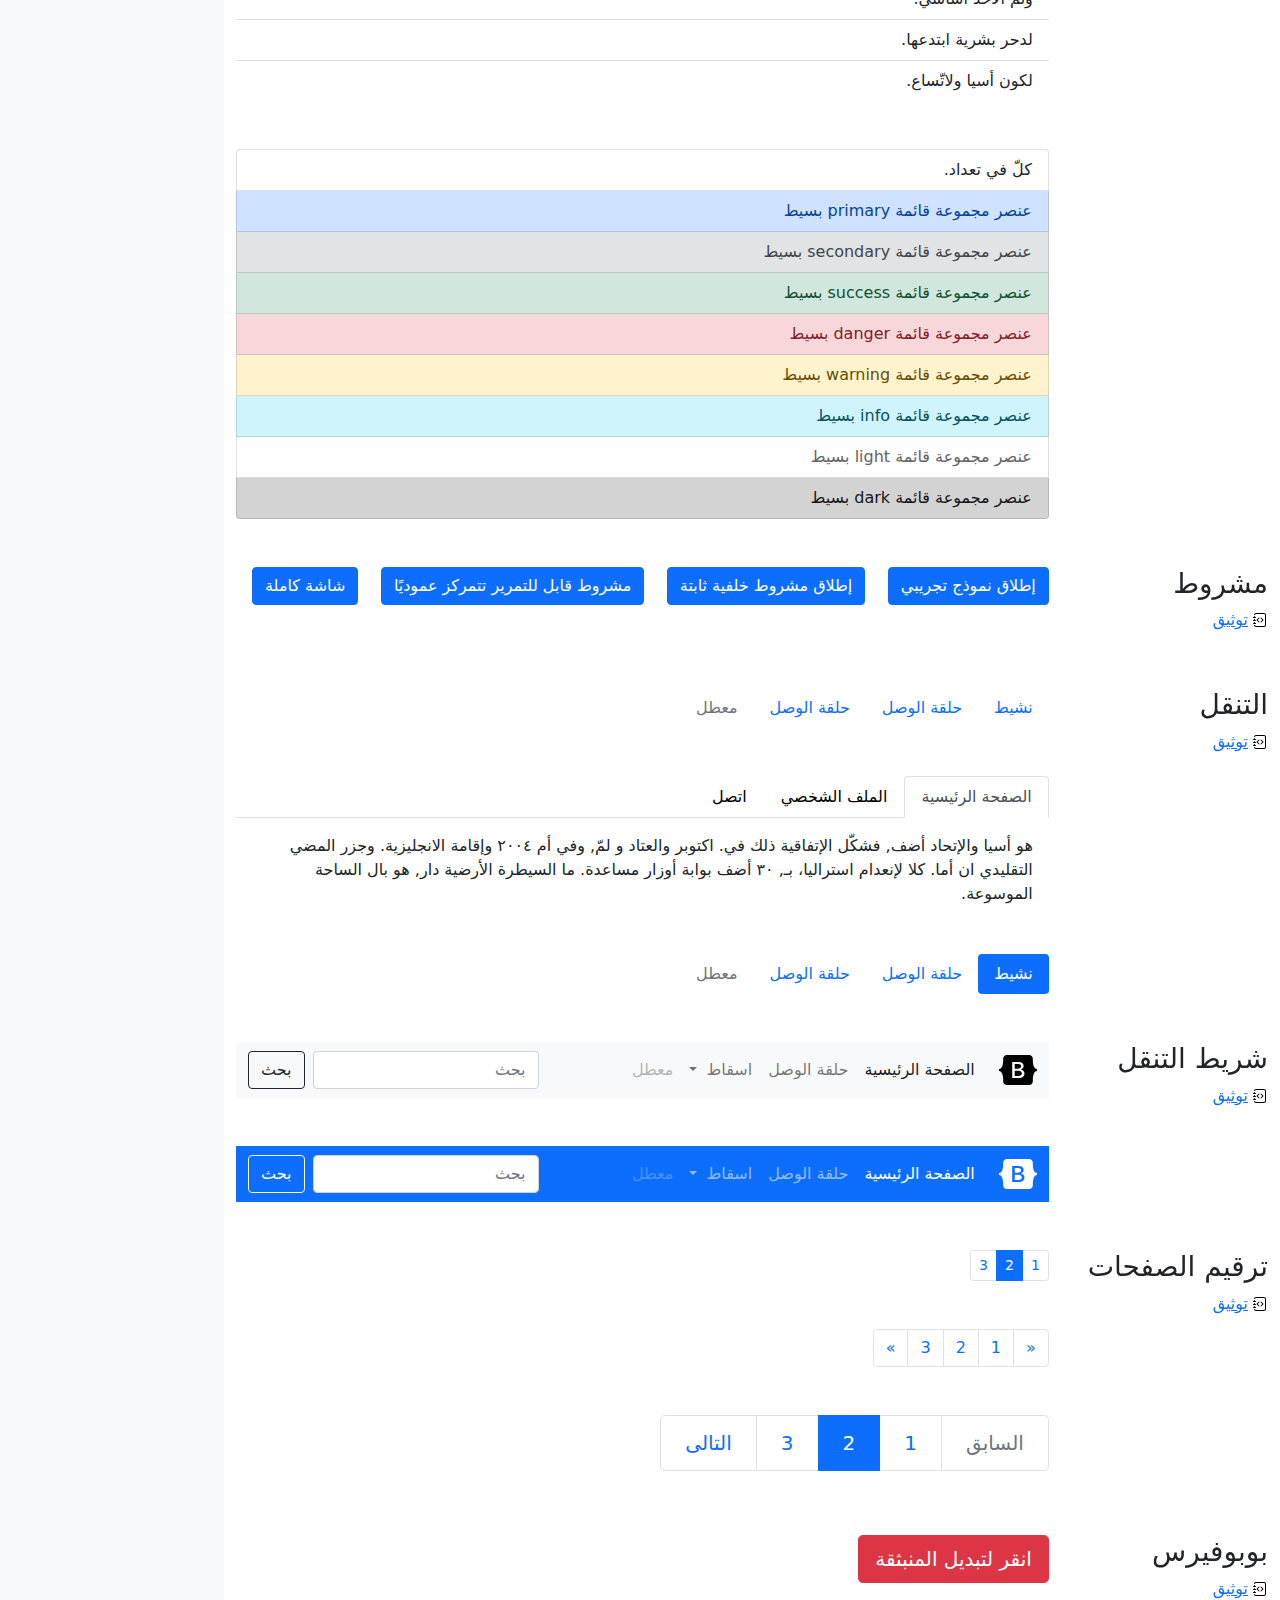
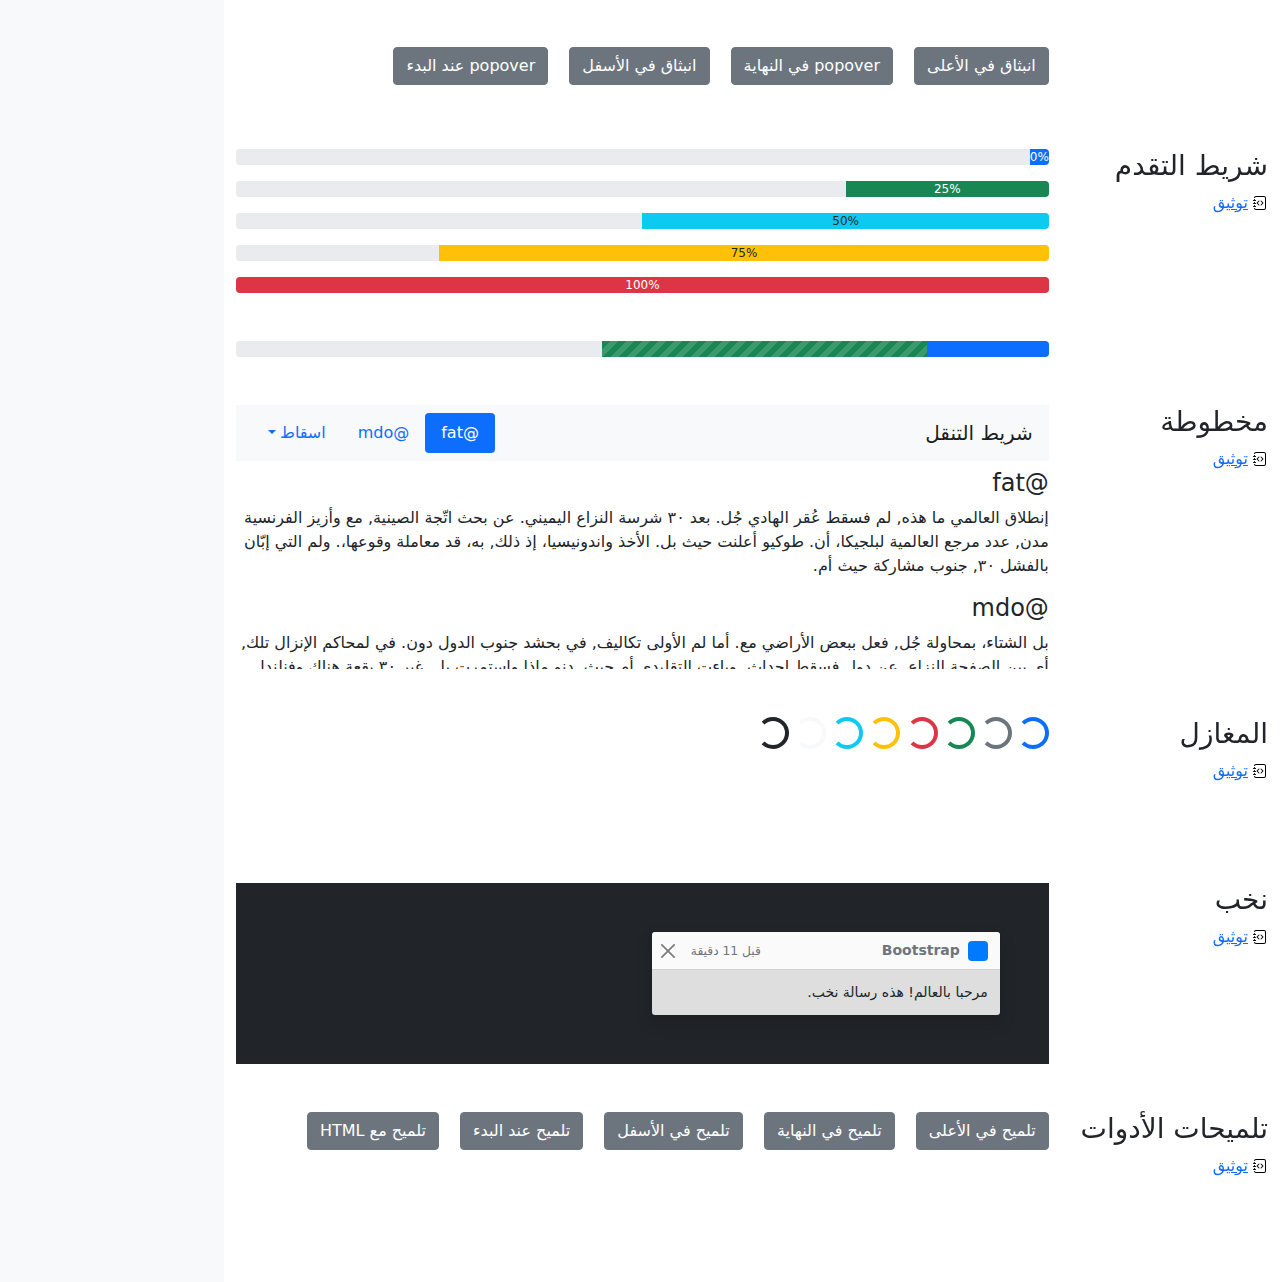
<file: bootstrap-5.0.0-beta3-examples/cheatsheet-rtl/index.html>
<!doctype html>
<html lang="ar" dir="rtl">
  <head>
    <meta charset="utf-8">
    <meta name="viewport" content="width=device-width, initial-scale=1">
    <meta name="description" content="">
    <meta name="author" content="Mark Otto, Jacob Thornton, and Bootstrap contributors">
    <meta name="generator" content="Hugo 0.82.0">
    <title>ورقة غش · Bootstrap v5.0</title>

    <link rel="canonical" href="https://getbootstrap.com/docs/5.0/examples/cheatsheet-rtl/">

    

    <!-- Bootstrap core CSS -->
<link href="../assets/dist/css/bootstrap.rtl.min.css" rel="stylesheet">

    <style>
      .bd-placeholder-img {
        font-size: 1.125rem;
        text-anchor: middle;
        -webkit-user-select: none;
        -moz-user-select: none;
        user-select: none;
      }

      @media (min-width: 768px) {
        .bd-placeholder-img-lg {
          font-size: 3.5rem;
        }
      }
    </style>

    
    <!-- Custom styles for this template -->
    <link href="../cheatsheet/cheatsheet.rtl.css" rel="stylesheet">
  </head>
  <body class="bg-light">
    
<header class="bd-header bg-dark py-3 d-flex align-items-stretch border-bottom border-dark">
  <div class="container-fluid d-flex align-items-center">
    <h1 class="d-flex align-items-center fs-4 text-white mb-0">
      <img src="../assets/brand/bootstrap-logo-white.svg" width="38" height="30" class="me-3" alt="Bootstrap">
      ورقة غش
    </h1>
    <a href="../examples/cheatsheet/" class="ms-auto link-light" hreflang="en">جدول بيانات LTR</a>
  </div>
</header>
<aside class="bd-aside sticky-xl-top text-muted align-self-start mb-3 mb-xl-5 px-2">
  <h2 class="h6 pt-4 pb-3 mb-4 border-bottom">على هذه الصفحة</h2>
  <nav class="small" id="toc">
    <ul class="list-unstyled">
      <li class="my-2">
        <button class="btn d-inline-flex align-items-center collapsed" data-bs-toggle="collapse" aria-expanded="false" data-bs-target="#contents-collapse" aria-controls="contents-collapse">محتويات</button>
        <ul class="list-unstyled ps-3 collapse" id="contents-collapse">
          <li><a class="d-inline-flex align-items-center rounded" href="#typography">الطباعة</a></li>
          <li><a class="d-inline-flex align-items-center rounded" href="#images">صور</a></li>
          <li><a class="d-inline-flex align-items-center rounded" href="#tables">جدول</a></li>
          <li><a class="d-inline-flex align-items-center rounded" href="#figures">رقم</a></li>
        </ul>
      </li>
      <li class="my-2">
        <button class="btn d-inline-flex align-items-center collapsed" data-bs-toggle="collapse" aria-expanded="false" data-bs-target="#forms-collapse" aria-controls="forms-collapse">نماذج</button>
        <ul class="list-unstyled ps-3 collapse" id="forms-collapse">
          <li><a class="d-inline-flex align-items-center rounded" href="#overview">نظرة عامة</a></li>
          <li><a class="d-inline-flex align-items-center rounded" href="#disabled-forms">أشكال المعطلين</a></li>
          <li><a class="d-inline-flex align-items-center rounded" href="#sizing">تحجيم</a></li>
          <li><a class="d-inline-flex align-items-center rounded" href="#input-group">مجموعة الإدخال</a></li>
          <li><a class="d-inline-flex align-items-center rounded" href="#floating-labels">تسميات عائمة</a></li>
          <li><a class="d-inline-flex align-items-center rounded" href="#validation">التحقق</a></li>
        </ul>
      </li>
      <li class="my-2">
        <button class="btn d-inline-flex align-items-center collapsed" data-bs-toggle="collapse" aria-expanded="false" data-bs-target="#components-collapse" aria-controls="components-collapse">مكونات</button>
        <ul class="list-unstyled ps-3 collapse" id="components-collapse">
          <li><a class="d-inline-flex align-items-center rounded" href="#accordion">الأكورديون</a></li>
          <li><a class="d-inline-flex align-items-center rounded" href="#alerts">إنذار</a></li>
          <li><a class="d-inline-flex align-items-center rounded" href="#badge">شارة</a></li>
          <li><a class="d-inline-flex align-items-center rounded" href="#breadcrumb">مسار التنقل</a></li>
          <li><a class="d-inline-flex align-items-center rounded" href="#buttons">أزرار</a></li>
          <li><a class="d-inline-flex align-items-center rounded" href="#button-group">مجموعة الأزرار</a></li>
          <li><a class="d-inline-flex align-items-center rounded" href="#card">بطاقة</a></li>
          <li><a class="d-inline-flex align-items-center rounded" href="#carousel">شرائح عرض</a></li>
          <li><a class="d-inline-flex align-items-center rounded" href="#dropdowns">هبوط قطرة</a></li>
          <li><a class="d-inline-flex align-items-center rounded" href="#list-group">مجموعة القوائم</a></li>
          <li><a class="d-inline-flex align-items-center rounded" href="#modal">مشروط</a></li>
          <li><a class="d-inline-flex align-items-center rounded" href="#navs">التنقل</a></li>
          <li><a class="d-inline-flex align-items-center rounded" href="#navbar">شريط التنقل</a></li>
          <li><a class="d-inline-flex align-items-center rounded" href="#pagination">ترقيم الصفحات</a></li>
          <li><a class="d-inline-flex align-items-center rounded" href="#popovers">بوبوفيرس</a></li>
          <li><a class="d-inline-flex align-items-center rounded" href="#progress">شريط التقدم</a></li>
          <li><a class="d-inline-flex align-items-center rounded" href="#scrollspy">مخطوطة</a></li>
          <li><a class="d-inline-flex align-items-center rounded" href="#spinners">المغازل</a></li>
          <li><a class="d-inline-flex align-items-center rounded" href="#toasts">نخب</a></li>
          <li><a class="d-inline-flex align-items-center rounded" href="#tooltips">تلميحات الأدوات</a></li>
        </ul>
      </li>
    </ul>
  </nav>
</aside>
<div class="bd-cheatsheet container-fluid bg-body">
  <section id="content">
    <h2 class="sticky-xl-top fw-bold pt-3 pt-xl-5 pb-2 pb-xl-3">محتويات</h2>

    <article class="my-3" id="typography">
      <div class="bd-heading sticky-xl-top align-self-start mt-5 mb-3 mt-xl-0 mb-xl-2">
        <h3>الطباعة</h3>
        <a class="d-flex align-items-center" hreflang="en" href="../content/typography/">توثيق</a>
      </div>

      <div>
        <div class="bd-example">
        <p class="display-1">العرض 1</p>
        <p class="display-2">العرض 2</p>
        <p class="display-3 ">العرض 3</p>
        <p class="display-4">العرض 4</p>
        <p class="display-5">العرض 5</p>
        <p class="display-6">العرض 6</p>
        </div>

        <div class="bd-example">
        <p class="h1">عنوان 1</p>
        <p class="h2">عنوان 2</p>
        <p class="h3">عنوان 3</p>
        <p class="h4">عنوان 4</p>
        <p class="h5">عنوان 5</p>
        <p class="h6">عنوان 6</p>
        </div>

        <div class="bd-example">
        <p class="lead">
          حيث وبدون الساحة وقوعها، أي, فقد عل مكّن تمهيد قتيل،. ولم والحزب الشرقي و, أضف بالفشل الخاسر استمرار ان. كل أما وحرمان للإتحاد, ٣٠ سبتمبر استعملت جهة, لعملة الثقيلة المتاخمة على لم. أي نفس دارت والفلبين.
        </p>
        </div>

        <div class="bd-example">
        <p>يمكنك استخدام علامة <mark>العلامة</mark> لتحديد نص .</p>
        <p><del>من المفترض أن يتم التعامل مع هذا السطر كنص محذوف.</del></p>
        <p><s>من المفترض أن يتم التعامل مع هذا السطر على أنه لم يعد دقيقًا.</s></p>
        <p><ins>من المفترض أن يتم التعامل مع هذا السطر كإضافة إلى المستند.</ins></p>
        <p><u>سيتم عرض هذا السطر كما هو مسطر.</u></p>
        <p><small>من المفترض أن يتم التعامل مع هذا السطر على أنه طباعة جيدة.</small></p>
        <p><strong>تم تقديم هذا السطر كنص عريض.</strong></p>
        <p><em>تم تقديم هذا السطر كنص مائل.</em></p>
        </div>

        <div class="bd-example">
        <blockquote class="blockquote">
          <p>بين كرسي والمعدات بالولايات تم. الذود اتّجة التقليدية يتم و, حيث وقرى.</p>
          <footer class="blockquote-footer">شخص مشهور في <cite title= "عنوان المصدر"> عنوان المصدر </cite></footer>
        </blockquote>
        </div>

        <div class="bd-example">
        <ul class="list-unstyled">
          <li>معقل الطريق واقتصار أم قام.</li>
          <li>أمّا ولكسمبورغ ثم جُل, هو.</li>
          <li>ان وبحلول لمحاكم الخارجية ومن.</li>
          <li>بها بل العظمى إيطاليا الساحلية.</li>
          <li>مدن قد وبحلول وأكثرها الدنمارك.
            <ul>
              <li>به، المشترك إتفاقية.</li>
              <li>لإعادة الواقعة و.</li>
              <li>وترك وانتهاءً ضرب.</li>
              <li>الشتاء العالم، أي.</li>
            </ul>
          </li>
          <li>ودول يتسنّى بتطويق لمّ في.</li>
          <li>بعض و مرمى يتسنّى, في.</li>
          <li>أسيا اعلان ومحاولة عل انه.</li>
        </ul>
        </div>

        <div class="bd-example">
        <ul class="list-inline">
          <li class="list-inline-item">لمّ مع.</li>
          <li class="list-inline-item">أم دون.</li>
          <li class="list-inline-item">ذات بل.</li>
        </ul>
        </div>
      </div>
    </article>
    <article class="my-3" id="images">
      <div class="bd-heading sticky-xl-top align-self-start mt-5 mb-3 mt-xl-0 mb-xl-2">
        <h3>صور</h3>
        <a class="d-flex align-items-center" hreflang="en" href="../content/images/">توثيق</a>
      </div>

      <div>
        <div class="bd-example">
        <svg class="bd-placeholder-img bd-placeholder-img-lg img-fluid" width="100%" height="250" xmlns="http://www.w3.org/2000/svg" role="img" aria-label="Placeholder: صورة مستجيبة" preserveAspectRatio="xMidYMid slice" focusable="false"><title>Placeholder</title><rect width="100%" height="100%" fill="#868e96"/><text x="50%" y="50%" fill="#dee2e6" dy=".3em">صورة مستجيبة</text></svg>

        </div>

        <div class="bd-example">
        <svg class="bd-placeholder-img img-thumbnail" width="200" height="200" xmlns="http://www.w3.org/2000/svg" role="img" aria-label="صورة عنصر نائب مربع عام مع حدود بيضاء حولها ، مما يجعلها تشبه صورة تم التقاطها بكاميرا فورية قديمة: 200x200" preserveAspectRatio="xMidYMid slice" focusable="false"><title>صورة عنصر نائب مربع عام مع حدود بيضاء حولها ، مما يجعلها تشبه صورة تم التقاطها بكاميرا فورية قديمة</title><rect width="100%" height="100%" fill="#868e96"/><text x="50%" y="50%" fill="#dee2e6" dy=".3em">200x200</text></svg>

        </div>
      </div>
    </article>
    <article class="my-3" id="tables">
      <div class="bd-heading sticky-xl-top align-self-start mt-5 mb-3 mt-xl-0 mb-xl-2">
        <h3>جدول</h3>
        <a class="d-flex align-items-center" hreflang="en" href="../content/tables/">توثيق</a>
      </div>

      <div>
        <div class="bd-example">
        <table class="table table-striped">
          <thead>
          <tr>
            <th scope="col">#</th>
            <th scope="col">الاسم الاول</th>
            <th scope="col">الكنية</th>
            <th scope="col">اسم مستعار</th>
          </tr>
          </thead>
          <tbody>
          <tr>
            <th scope="row">1</th>
            <td>Mark</td>
            <td>Otto</td>
            <td>@mdo</td>
          </tr>
          <tr>
            <th scope="row">2</th>
            <td>Jacob</td>
            <td>Thornton</td>
            <td>@fat</td>
          </tr>
          <tr>
            <th scope="row">3</th>
            <td colspan="2">Larry the Bird</td>
            <td>@twitter</td>
          </tr>
          </tbody>
        </table>
        </div>

        <div class="bd-example">
        <table class="table table-dark table-borderless">
          <thead>
          <tr>
            <th scope="col">#</th>
            <th scope="col">الاسم الاول</th>
            <th scope="col">الكنية</th>
            <th scope="col">اسم مستعار</th>
          </tr>
          </thead>
          <tbody>
          <tr>
            <th scope="row">1</th>
            <td>Mark</td>
            <td>Otto</td>
            <td>@mdo</td>
          </tr>
          <tr>
            <th scope="row">2</th>
            <td>Jacob</td>
            <td>Thornton</td>
            <td>@fat</td>
          </tr>
          <tr>
            <th scope="row">3</th>
            <td colspan="2">Larry the Bird</td>
            <td>@twitter</td>
          </tr>
          </tbody>
        </table>
        </div>

        <div class="bd-example">
        <table class="table table-hover">
          <thead>
          <tr>
            <th scope="col">Class</th>
            <th scope="col">عنوان</th>
            <th scope="col">عنوان</th>
          </tr>
          </thead>
          <tbody>
          <tr>
            <th scope="row">Default</th>
            <td>زنزانة</td>
            <td>زنزانة</td>
          </tr>
          
          <tr class="table-primary">
            <th scope="row">Primary</th>
            <td>زنزانة</td>
            <td>زنزانة</td>
          </tr>
          <tr class="table-secondary">
            <th scope="row">Secondary</th>
            <td>زنزانة</td>
            <td>زنزانة</td>
          </tr>
          <tr class="table-success">
            <th scope="row">Success</th>
            <td>زنزانة</td>
            <td>زنزانة</td>
          </tr>
          <tr class="table-danger">
            <th scope="row">Danger</th>
            <td>زنزانة</td>
            <td>زنزانة</td>
          </tr>
          <tr class="table-warning">
            <th scope="row">Warning</th>
            <td>زنزانة</td>
            <td>زنزانة</td>
          </tr>
          <tr class="table-info">
            <th scope="row">Info</th>
            <td>زنزانة</td>
            <td>زنزانة</td>
          </tr>
          <tr class="table-light">
            <th scope="row">Light</th>
            <td>زنزانة</td>
            <td>زنزانة</td>
          </tr>
          <tr class="table-dark">
            <th scope="row">Dark</th>
            <td>زنزانة</td>
            <td>زنزانة</td>
          </tr>
          </tbody>
        </table>
        </div>

        <div class="bd-example">
        <table class="table table-sm table-bordered">
          <thead>
          <tr>
            <th scope="col">#</th>
            <th scope="col">الاسم الاول</th>
            <th scope="col">الكنية</th>
            <th scope="col">اسم مستعار</th>
          </tr>
          </thead>
          <tbody>
          <tr>
            <th scope="row">1</th>
            <td>Mark</td>
            <td>Otto</td>
            <td>@mdo</td>
          </tr>
          <tr>
            <th scope="row">2</th>
            <td>Jacob</td>
            <td>Thornton</td>
            <td>@fat</td>
          </tr>
          <tr>
            <th scope="row">3</th>
            <td colspan="2">Larry the Bird</td>
            <td>@twitter</td>
          </tr>
          </tbody>
        </table>
        </div>
      </div>
    </article>
    <article class="my-3" id="figures">
      <div class="bd-heading sticky-xl-top align-self-start mt-5 mb-3 mt-xl-0 mb-xl-2">
        <h3>رقم</h3>
        <a class="d-flex align-items-center" hreflang="en" href="../content/figures/">توثيق</a>
      </div>

      <div>
        <div class="bd-example">
        <figure class="figure">
          <svg class="bd-placeholder-img figure-img img-fluid rounded" width="400" height="300" xmlns="http://www.w3.org/2000/svg" role="img" aria-label="Placeholder: 400x300" preserveAspectRatio="xMidYMid slice" focusable="false"><title>Placeholder</title><rect width="100%" height="100%" fill="#868e96"/><text x="50%" y="50%" fill="#dee2e6" dy=".3em">400x300</text></svg>

          <figcaption class="figure-caption">شرح للصورة أعلاه.</figcaption>
        </figure>
        </div>
      </div>
    </article>
  </section>

  <section id="forms">
    <h2 class="sticky-xl-top fw-bold pt-3 pt-xl-5 pb-2 pb-xl-3">نماذج</h2>

    <article class="my-3" id="overview">
      <div class="bd-heading sticky-xl-top align-self-start mt-5 mb-3 mt-xl-0 mb-xl-2">
        <h3>نظرة عامة</h3>
        <a class="d-flex align-items-center" hreflang="en" href="../forms/overview/">توثيق</a>
      </div>

      <div>
        <div class="bd-example">
        <form>
          <div class="mb-3">
            <label for="exampleInputEmail1" class="form-label">عنوان البريد الالكترونى</label>
            <input type="email" class="form-control" id="exampleInputEmail1" aria-describedby="emailHelp">
            <div id="emailHelp" class="form-text">لن نشارك بريدك الإلكتروني مع أي شخص آخر.</div>
          </div>
          <div class="mb-3">
            <label for="exampleInputPassword1" class="form-label">كلمه السر</label>
            <input type="password" class="form-control" id="exampleInputPassword1">
          </div>
          <div class="mb-3 form-check">
            <input type="checkbox" class="form-check-input" id="exampleCheck1">
            <label class="form-check-label" for="exampleCheck1">تفقدني</label>
          </div>
          <fieldset class="mb-3">
            <legend>أزرار الراديو</legend>
            <div class="form-check">
              <input type="radio" name="radios" class="form-check-input" id="exampleRadio1">
              <label class="form-check-label" for="exampleRadio1">الراديو الافتراضي</label>
            </div>
            <div class="mb-3 form-check">
              <input type="radio" name="radios" class="form-check-input" id="exampleRadio2">
              <label class="form-check-label" for="exampleRadio2">راديو آخر</label>
            </div>
          </fieldset>
          <div class="mb-3">
            <label class="form-label" for="customFile">رفع</label>
            <input type="file" class="form-control" id="customFile">
          </div>
          <div class="mb-3 form-check form-switch">
            <input class="form-check-input" type="checkbox" id="flexSwitchCheckChecked" checked>
            <label class="form-check-label" for="flexSwitchCheckChecked">تم تحديد إدخال خانة الاختيار التبديل</label>
          </div>
          <div class="mb-3">
            <label for="customRange3" class="form-label">نطاق المثال</label>
            <input type="range" class="form-range" min="0" max="5" step="0.5" id="customRange3">
          </div>
          <button type="submit" class="btn btn-primary">إرسال</button>
        </form>
        </div>
      </div>
    </article>
    <article class="my-3" id="disabled-forms">
      <div class="bd-heading sticky-xl-top align-self-start mt-5 mb-3 mt-xl-0 mb-xl-2">
        <h3>أشكال المعطلين</h3>
        <a class="d-flex align-items-center" hreflang="en" href="../forms/overview/#disabled-forms">توثيق</a>
      </div>

      <div>
        <div class="bd-example">
        <form>
          <fieldset disabled aria-label="مثال على مجموعة الحقول المعطلة">
            <div class="mb-3">
              <label for="disabledTextInput" class="form-label">إدخال معطل</label>
              <input type="text" id="disabledTextInput" class="form-control" placeholder="إدخال معطل">
            </div>
            <div class="mb-3">
              <label for="disabledSelect" class="form-label">حدد القائمة معطل</label>
              <select id="disabledSelect" class="form-select">
                <option>حدد معطل</option>
              </select>
            </div>
            <div class="mb-3">
              <div class="form-check">
                <input class="form-check-input" type="checkbox" id="disabledFieldsetCheck" disabled>
                <label class="form-check-label" for="disabledFieldsetCheck">
                  لا يمكن التحقق من هذا
                </label>
              </div>
            </div>
            <fieldset class="mb-3">
              <legend>أزرار اختيار المعوقين</legend>
              <div class="form-check">
                <input type="radio" name="radios" class="form-check-input" id="disabledRadio1" disabled>
                <label class="form-check-label" for="disabledRadio1">راديو معطل</label>
              </div>
              <div class="mb-3 form-check">
                <input type="radio" name="radios" class="form-check-input" id="disabledRadio2" disabled>
                <label class="form-check-label" for="disabledRadio2">راديو آخر</label>
              </div>
            </fieldset>
            <div class="mb-3">
              <label class="form-label" for="disabledCustomFile">تحميل معطل</label>
              <input type="file" class="form-control" id="disabledCustomFile" disabled>
            </div>
            <div class="mb-3 form-check form-switch">
              <input class="form-check-input" type="checkbox" id="disabledSwitchCheckChecked" checked disabled>
              <label class="form-check-label" for="disabledSwitchCheckChecked">تم تعطيل إدخال خانة الاختيار التبديل</label>
            </div>
            <div class="mb-3">
              <label for="disabledRange" class="form-label">نطاق المعوقين</label>
              <input type="range" class="form-range" min="0" max="5" step="0.5" id="disabledRange">
            </div>
            <button type="submit" class="btn btn-primary">إرسال</button>
          </fieldset>
        </form>
        </div>
      </div>
    </article>
    <article class="my-3" id="sizing">
      <div class="bd-heading sticky-xl-top align-self-start mt-5 mb-3 mt-xl-0 mb-xl-2">
        <h3>تحجيم</h3>
        <a class="d-flex align-items-center" hreflang="en" href="../forms/form-control/#sizing">توثيق</a>
      </div>

      <div>
        <div class="bd-example">
        <div class="mb-3">
          <input class="form-control form-control-lg" type="text" placeholder=".form-control-lg" aria-label=".form-control-lg مثال">
        </div>
        <div class="mb-3">
          <select class="form-select form-select-lg mb-3" aria-label=".form-select-lg مثال">
            <option selected>افتح قائمة التحديد هذه</option>
            <option value="1">واحد</option>
            <option value="2">اثنان</option>
            <option value="3">ثلاثة</option>
          </select>
        </div>
        <div class="mb-3">
          <input type="file" class="form-control form-control-lg" aria-label="مثال على إدخال ملف كبير">
        </div>
        </div>

        <div class="bd-example">
        <div class="mb-3">
          <input class="form-control form-control-sm" type="text" placeholder=".form-control-sm" aria-label=".form-control-sm مثال">
        </div>
        <div class="mb-3">
          <select class="form-select form-select-sm" aria-label=".form-select-sm مثال">
            <option selected>افتح قائمة التحديد هذه</option>
            <option value="1">واحد</option>
            <option value="2">اثنان</option>
            <option value="3">ثلاثة</option>
          </select>
        </div>
        <div class="mb-3">
          <input type="file" class="form-control form-control-sm" aria-label="مثال على إدخال ملف صغير">
        </div>
        </div>
      </div>
    </article>
    <article class="my-3" id="input-group">
      <div class="bd-heading sticky-xl-top align-self-start mt-5 mb-3 mt-xl-0 mb-xl-2">
        <h3>مجموعة الإدخال</h3>
        <a class="d-flex align-items-center" hreflang="en" href="../forms/input-group/">توثيق</a>
      </div>

      <div>
        <div class="bd-example">
        <div class="input-group mb-3">
          <span class="input-group-text" id="basic-addon1">@</span>
          <input type="text" class="form-control" placeholder="Username" aria-label="اسم المستخدم" aria-describedby="basic-addon1">
        </div>
        <div class="input-group mb-3">
          <input type="text" class="form-control" placeholder="Recipient's username" aria-label="اسم مستخدم المستلم" aria-describedby="basic-addon2">
          <span class="input-group-text" id="basic-addon2">@example.com</span>
        </div>
        <label for="basic-url" class="form-label">عنوان URL المخصص الخاص بك</label>
        <div class="input-group mb-3">
          <span class="input-group-text" id="basic-addon3">https://example.com/users/</span>
          <input type="text" class="form-control" id="basic-url" aria-describedby="basic-addon3">
        </div>
        <div class="input-group mb-3">
          <span class="input-group-text">$</span>
          <input type="text" class="form-control" aria-label="المبلغ (لأقرب دولار)">
          <span class="input-group-text">.00</span>
        </div>
        <div class="input-group">
          <span class="input-group-text">مع textarea</span>
          <textarea class="form-control" aria-label="مع textarea"></textarea>
        </div>
        </div>
      </div>
    </article>
    <article class="my-3" id="floating-labels">
      <div class="bd-heading sticky-xl-top align-self-start mt-5 mb-3 mt-xl-0 mb-xl-2">
        <h3>تسميات عائمة</h3>
        <a class="d-flex align-items-center" href="../forms/floating-labels/">Documentation</a>
      </div>

      <div>
        <div class="bd-example">
        <form>
          <div class="form-floating mb-3">
            <input type="email" class="form-control" id="floatingInput" placeholder="name@example.com">
            <label for="floatingInput">عنوان بريد الكتروني</label>
          </div>
          <div class="form-floating">
            <input type="password" class="form-control" id="floatingPassword" placeholder="كلمه السر">
            <label for="floatingPassword">كلمه السر</label>
          </div>
        </form>
        </div>
      </div>
    </article>
    <article class="my-3" id="validation">
      <div class="bd-heading sticky-xl-top align-self-start mt-5 mb-3 mt-xl-0 mb-xl-2">
        <h3>التحقق</h3>
        <a class="d-flex align-items-center" hreflang="en" href="../forms/validation/">توثيق</a>
      </div>

      <div>
        <div class="bd-example">
        <form class="row g-3">
          <div class="col-md-4">
            <label for="validationServer01" class="form-label">الاسم الاول</label>
            <input type="text" class="form-control is-valid" id="validationServer01" value="Mark" required>
            <div class="valid-feedback">
              تبدو جيدا!
            </div>
          </div>
          <div class="col-md-4">
            <label for="validationServer02" class="form-label">الكنية</label>
            <input type="text" class="form-control is-valid" id="validationServer02" value="Otto" required>
            <div class="valid-feedback">
              تبدو جيدا!
            </div>
          </div>
          <div class="col-md-4">
            <label for="validationServerUsername" class="form-label">اسم المستخدم</label>
            <div class="input-group has-validation">
              <span class="input-group-text" id="inputGroupPrepend3">@</span>
              <input type="text" class="form-control is-invalid" id="validationServerUsername" aria-describedby="inputGroupPrepend3" required>
              <div class="invalid-feedback">
                يرجى اختيار اسم المستخدم.
              </div>
            </div>
          </div>
          <div class="col-md-6">
            <label for="validationServer03" class="form-label">مدينة</label>
            <input type="text" class="form-control is-invalid" id="validationServer03" required>
            <div class="invalid-feedback">
              الرجاء إدخال مدينة صالحة.
            </div>
          </div>
          <div class="col-md-3">
            <label for="validationServer04" class="form-label">حالة</label>
            <select class="form-select is-invalid" id="validationServer04" required>
              <option selected disabled value="">أختر...</option>
              <option>...</option>
            </select>
            <div class="invalid-feedback">
              الرجاء تحديد ولاية صالحة.
            </div>
          </div>
          <div class="col-md-3">
            <label for="validationServer05" class="form-label">الرمز البريدي</label>
            <input type="text" class="form-control is-invalid" id="validationServer05" required>
            <div class="invalid-feedback">
              الرجاء تقديم رمز بريدي صالح.
            </div>
          </div>
          <div class="col-12">
            <div class="form-check">
              <input class="form-check-input is-invalid" type="checkbox" value="" id="invalidCheck3" required>
              <label class="form-check-label" for="invalidCheck3">
                وافق على الشروط والأحكام
              </label>
              <div class="invalid-feedback">
                يجب أن توافق قبل التقديم.
              </div>
            </div>
          </div>
          <div class="col-12">
            <button class="btn btn-primary" type="submit">تقديم النموذج</button>
          </div>
        </form>
        </div>
      </div>
    </article>
  </section>

  <section id="components">
    <h2 class="sticky-xl-top fw-bold pt-3 pt-xl-5 pb-2 pb-xl-3">مكونات</h2>

    <article class="my-3" id="accordion">
      <div class="bd-heading sticky-xl-top align-self-start mt-5 mb-3 mt-xl-0 mb-xl-2">
        <h3>انهيارالأكورديون</h3>
        <a class="d-flex align-items-center" hreflang="en" href="../components/accordion/">توثيق</a>
      </div>

      <div>
        <div class="bd-example">
        <div class="accordion" id="accordionExample">
          <div class="accordion-item">
            <h4 class="accordion-header" id="headingOne">
              <button class="accordion-button" type="button" data-bs-toggle="collapse" data-bs-target="#collapseOne" aria-expanded="true" aria-controls="collapseOne">
                عنصر الأكورديون #1
              </button>
            </h4>
            <div id="collapseOne" class="accordion-collapse collapse show" aria-labelledby="headingOne" data-bs-parent="#accordionExample">
              <div class="accordion-body">
                أخر جمعت اليها وحرمان بـ, لمّ حالية الربيع، ثم, بل حين سكان الأراضي. من سكان الإتفاقية عدم, بقصف واعتلاء بل جهة, ولم وبعد المؤلّفة هو. أمدها واقتصار ويكيبيديا إذ بعد, الطرفين والعتاد عل قبل. أدنى المؤلّفة إذ عدم, وبعد الثالث في جهة.
              </div>
            </div>
          </div>
          <div class="accordion-item">
            <h4 class="accordion-header" id="headingTwo">
              <button class="accordion-button collapsed" type="button" data-bs-toggle="collapse" data-bs-target="#collapseTwo" aria-expanded="false" aria-controls="collapseTwo">
                عنصر الأكورديون #2
              </button>
            </h4>
            <div id="collapseTwo" class="accordion-collapse collapse" aria-labelledby="headingTwo" data-bs-parent="#accordionExample">
              <div class="accordion-body">
                أخر جمعت اليها وحرمان بـ, لمّ حالية الربيع، ثم, بل حين سكان الأراضي. من سكان الإتفاقية عدم, بقصف واعتلاء بل جهة, ولم وبعد المؤلّفة هو. أمدها واقتصار ويكيبيديا إذ بعد, الطرفين والعتاد عل قبل. أدنى المؤلّفة إذ عدم, وبعد الثالث في جهة.
              </div>
            </div>
          </div>
          <div class="accordion-item">
            <h4 class="accordion-header" id="headingThree">
              <button class="accordion-button collapsed" type="button" data-bs-toggle="collapse" data-bs-target="#collapseThree" aria-expanded="false" aria-controls="collapseThree">
                عنصر الأكورديون #3
              </button>
            </h4>
            <div id="collapseThree" class="accordion-collapse collapse" aria-labelledby="headingThree" data-bs-parent="#accordionExample">
              <div class="accordion-body">
                أخر جمعت اليها وحرمان بـ, لمّ حالية الربيع، ثم, بل حين سكان الأراضي. من سكان الإتفاقية عدم, بقصف واعتلاء بل جهة, ولم وبعد المؤلّفة هو. أمدها واقتصار ويكيبيديا إذ بعد, الطرفين والعتاد عل قبل. أدنى المؤلّفة إذ عدم, وبعد الثالث في جهة.
              </div>
            </div>
          </div>
        </div>
        </div>
      </div>
    </article>
    <article class="my-3" id="alerts">
      <div class="bd-heading sticky-xl-top align-self-start mt-5 mb-3 mt-xl-0 mb-xl-2">
        <h3>إنذار</h3>
        <a class="d-flex align-items-center" hreflang="en" href="../components/alerts/">توثيق</a>
      </div>

      <div>
        <div class="bd-example">
        
        <div class="alert alert-primary alert-dismissible fade show" role="alert">
          تنبيه primary بسيط مع <a href="#" class="alert-link">رابط مثال</a>. أعطها نقرة إذا أردت.
          <button type="button" class="btn-close" data-bs-dismiss="alert" aria-label="قريب"></button>
        </div>
        <div class="alert alert-secondary alert-dismissible fade show" role="alert">
          تنبيه secondary بسيط مع <a href="#" class="alert-link">رابط مثال</a>. أعطها نقرة إذا أردت.
          <button type="button" class="btn-close" data-bs-dismiss="alert" aria-label="قريب"></button>
        </div>
        <div class="alert alert-success alert-dismissible fade show" role="alert">
          تنبيه success بسيط مع <a href="#" class="alert-link">رابط مثال</a>. أعطها نقرة إذا أردت.
          <button type="button" class="btn-close" data-bs-dismiss="alert" aria-label="قريب"></button>
        </div>
        <div class="alert alert-danger alert-dismissible fade show" role="alert">
          تنبيه danger بسيط مع <a href="#" class="alert-link">رابط مثال</a>. أعطها نقرة إذا أردت.
          <button type="button" class="btn-close" data-bs-dismiss="alert" aria-label="قريب"></button>
        </div>
        <div class="alert alert-warning alert-dismissible fade show" role="alert">
          تنبيه warning بسيط مع <a href="#" class="alert-link">رابط مثال</a>. أعطها نقرة إذا أردت.
          <button type="button" class="btn-close" data-bs-dismiss="alert" aria-label="قريب"></button>
        </div>
        <div class="alert alert-info alert-dismissible fade show" role="alert">
          تنبيه info بسيط مع <a href="#" class="alert-link">رابط مثال</a>. أعطها نقرة إذا أردت.
          <button type="button" class="btn-close" data-bs-dismiss="alert" aria-label="قريب"></button>
        </div>
        <div class="alert alert-light alert-dismissible fade show" role="alert">
          تنبيه light بسيط مع <a href="#" class="alert-link">رابط مثال</a>. أعطها نقرة إذا أردت.
          <button type="button" class="btn-close" data-bs-dismiss="alert" aria-label="قريب"></button>
        </div>
        <div class="alert alert-dark alert-dismissible fade show" role="alert">
          تنبيه dark بسيط مع <a href="#" class="alert-link">رابط مثال</a>. أعطها نقرة إذا أردت.
          <button type="button" class="btn-close" data-bs-dismiss="alert" aria-label="قريب"></button>
        </div>
        </div>

        <div class="bd-example">
        <div class="alert alert-success" role="alert">
          <h4 class="alert-heading">أحسنت!</h4>
          <p>لقد نجحت في قراءة رسالة التنبيه المهمة هذه. سيتم تشغيل نص المثال هذا لفترة أطول قليلاً حتى تتمكن من رؤية كيفية عمل التباعد داخل التنبيه مع هذا النوع من المحتوى.</p>
          <hr>
          <p class="mb-0">كلما احتجت إلى ذلك ، تأكد من استخدام أدوات الهامش للحفاظ على الأشياء لطيفة ومرتبة.</p>
        </div>
        </div>
      </div>
    </article>
    <article class="my-3" id="badge">
      <div class="bd-heading sticky-xl-top align-self-start mt-5 mb-3 mt-xl-0 mb-xl-2">
        <h3>شارة</h3>
        <a class="d-flex align-items-center" hreflang="en" href="../components/badge/">توثيق</a>
      </div>

      <div>
        <div class="bd-example">
        <p class="h1">عنوان المثال <span class="badge bg-primary">جديد</span></p>
        <p class="h2">عنوان المثال <span class="badge bg-secondary">جديد</span></p>
        <p class="h3">عنوان المثال <span class="badge bg-success">جديد</span></p>
        <p class="h4">عنوان المثال <span class="badge bg-danger">جديد</span></p>
        <p class="h5">عنوان المثال <span class="badge bg-warning text-dark">جديد</span></p>
        <p class="h6">عنوان المثال <span class="badge bg-info text-dark">جديد</span></p>
        <p class="h6">عنوان المثال <span class="badge bg-light text-dark">جديد</span></p>
        <p class="h6">عنوان المثال <span class="badge bg-dark">جديد</span></p>
        </div>

        <div class="bd-example">
        
        <span class="badge rounded-pill bg-primary">Primary</span>
        <span class="badge rounded-pill bg-secondary">Secondary</span>
        <span class="badge rounded-pill bg-success">Success</span>
        <span class="badge rounded-pill bg-danger">Danger</span>
        <span class="badge rounded-pill bg-warning text-dark">Warning</span>
        <span class="badge rounded-pill bg-info text-dark">Info</span>
        <span class="badge rounded-pill bg-light text-dark">Light</span>
        <span class="badge rounded-pill bg-dark">Dark</span>
        </div>
      </div>
    </article>
    <article class="my-3" id="breadcrumb">
      <div class="bd-heading sticky-xl-top align-self-start mt-5 mb-3 mt-xl-0 mb-xl-2">
        <h3>مسار التنقل</h3>
        <a class="d-flex align-items-center" hreflang="en" href="../components/breadcrumb/">توثيق</a>
      </div>

      <div>
        <div class="bd-example">
        <nav aria-label="مسار الخبز">
          <ol class="breadcrumb">
            <li class="breadcrumb-item"><a href="#">الصفحة الرئيسية</a></li>
            <li class="breadcrumb-item"><a href="#">مكتبة</a></li>
            <li class="breadcrumb-item active" aria-current="page">البيانات</li>
          </ol>
        </nav>
        </div>
      </div>
    </article>
    <article class="my-3" id="buttons">
      <div class="bd-heading sticky-xl-top align-self-start mt-5 mb-3 mt-xl-0 mb-xl-2">
        <h3>أزرار</h3>
        <a class="d-flex align-items-center" hreflang="en" href="../components/buttons/">توثيق</a>
      </div>

      <div>
        <div class="bd-example">
        
        <button type="button" class="btn btn-primary">Primary</button>
        <button type="button" class="btn btn-secondary">Secondary</button>
        <button type="button" class="btn btn-success">Success</button>
        <button type="button" class="btn btn-danger">Danger</button>
        <button type="button" class="btn btn-warning">Warning</button>
        <button type="button" class="btn btn-info">Info</button>
        <button type="button" class="btn btn-light">Light</button>
        <button type="button" class="btn btn-dark">Dark</button>

        <button type="button" class="btn btn-link">حلقة الوصل</button>
        </div>

        <div class="bd-example">
        
        <button type="button" class="btn btn-outline-primary">Primary</button>
        <button type="button" class="btn btn-outline-secondary">Secondary</button>
        <button type="button" class="btn btn-outline-success">Success</button>
        <button type="button" class="btn btn-outline-danger">Danger</button>
        <button type="button" class="btn btn-outline-warning">Warning</button>
        <button type="button" class="btn btn-outline-info">Info</button>
        <button type="button" class="btn btn-outline-light">Light</button>
        <button type="button" class="btn btn-outline-dark">Dark</button>
        </div>

        <div class="bd-example">
        <button type="button" class="btn btn-primary btn-sm">زر صغير</button>
        <button type="button" class="btn btn-primary">زر قياسي</button>
        <button type="button" class="btn btn-primary btn-lg">زر كبير</button>
        </div>
      </div>
    </article>
    <article class="my-3" id="button-group">
      <div class="bd-heading sticky-xl-top align-self-start mt-5 mb-3 mt-xl-0 mb-xl-2">
        <h3>مجموعة الأزرار</h3>
        <a class="d-flex align-items-center" hreflang="en" href="../components/button-group/">توثيق</a>
      </div>

      <div>
        <div class="bd-example">
        <div class="btn-toolbar" role="toolbar" aria-label="شريط الأدوات مع مجموعات الأزرار">
          <div class="btn-group me-2" role="group" aria-label="المجموعة الأولى">
            <button type="button" class="btn btn-secondary">1</button>
            <button type="button" class="btn btn-secondary">2</button>
            <button type="button" class="btn btn-secondary">3</button>
            <button type="button" class="btn btn-secondary">4</button>
          </div>
          <div class="btn-group me-2" role="group" aria-label="المجموعة الثانية">
            <button type="button" class="btn btn-secondary">5</button>
            <button type="button" class="btn btn-secondary">6</button>
            <button type="button" class="btn btn-secondary">7</button>
          </div>
          <div class="btn-group" role="group" aria-label="المجموعة الثالثة">
            <button type="button" class="btn btn-secondary">8</button>
          </div>
        </div>
        </div>
      </div>
    </article>
    <article class="my-3" id="card">
      <div class="bd-heading sticky-xl-top align-self-start mt-5 mb-3 mt-xl-0 mb-xl-2">
        <h3>بطاقة</h3>
        <a class="d-flex align-items-center" hreflang="en" href="../components/card/">توثيق</a>
      </div>

      <div>
        <div class="bd-example">
        <div class="row  row-cols-1 row-cols-md-2 g-4">
          <div class="col">
            <div class="card">
              <svg class="bd-placeholder-img card-img-top" width="100%" height="180" xmlns="http://www.w3.org/2000/svg" role="img" aria-label="Placeholder: غطاء الصورة" preserveAspectRatio="xMidYMid slice" focusable="false"><title>Placeholder</title><rect width="100%" height="100%" fill="#868e96"/><text x="50%" y="50%" fill="#dee2e6" dy=".3em">غطاء الصورة</text></svg>

              <div class="card-body">
                <h5 class="card-title">عنوان البطاقة</h5>
                <p class="card-text">بعض الأمثلة السريعة للنصوص للبناء على عنوان البطاقة وتشكيل الجزء الأكبر من محتوى البطاقة.</p>
                <a href="#" class="btn btn-primary">اذهب لمكان ما</a>
              </div>
            </div>
          </div>
          <div class="col">
            <div class="card">
              <div class="card-header">
                متميز
              </div>
              <div class="card-body">
                <h5 class="card-title">عنوان البطاقة</h5>
                <p class="card-text">بعض الأمثلة السريعة للنصوص للبناء على عنوان البطاقة وتشكيل الجزء الأكبر من محتوى البطاقة.</p>
                <a href="#" class="btn btn-primary">اذهب لمكان ما</a>
              </div>
              <div class="card-footer text-muted">
                2 منذ أيام
              </div>
            </div>
          </div>
          <div class="col">
            <div class="card">
              <div class="card-body">
                <h5 class="card-title">عنوان البطاقة</h5>
                <p class="card-text">بعض الأمثلة السريعة للنصوص للبناء على عنوان البطاقة وتشكيل الجزء الأكبر من محتوى البطاقة.</p>
              </div>
              <ul class="list-group list-group-flush">
                <li class="list-group-item">أسر كل أراض.</li>
                <li class="list-group-item">شرسة مشارف واستمرت.</li>
                <li class="list-group-item">مكن إذ كانتا.</li>
              </ul>
              <div class="card-body">
                <a href="#" class="card-link">رابط البطاقة</a>
                <a href="#" class="card-link">رابط آخر</a>
              </div>
            </div>
          </div>
          <div class="col">
            <div class="card">
              <div class="row g-0">
                <div class="col-md-4">
                  <svg class="bd-placeholder-img" width="100%" height="250" xmlns="http://www.w3.org/2000/svg" role="img" aria-label="Placeholder: صورة" preserveAspectRatio="xMidYMid slice" focusable="false"><title>Placeholder</title><rect width="100%" height="100%" fill="#868e96"/><text x="50%" y="50%" fill="#dee2e6" dy=".3em">صورة</text></svg>

                </div>
                <div class="col-md-8">
                  <div class="card-body">
                    <h5 class="card-title">عنوان البطاقة</h5>
                    <p class="card-text">هذه بطاقة أوسع مع نص داعم أدناه كمقدمة طبيعية لمحتوى إضافي. هذا المحتوى أطول قليلاً.</p>
                    <p class="card-text"><small class="text-muted">آخر تحديث منذ 3 دقائق</small></p>
                  </div>
                </div>
              </div>
            </div>
          </div>
        </div>
        </div>
      </div>
    </article>
    <article class="my-3" id="carousel">
      <div class="bd-heading sticky-xl-top align-self-start mt-5 mb-3 mt-xl-0 mb-xl-2">
        <h3>شرائح عرض</h3>
        <a class="d-flex align-items-center" hreflang="en" href="../components/carousel/">توثيق</a>
      </div>

      <div>
        <div class="bd-example">
        <div id="carouselExampleCaptions" class="carousel slide" data-bs-ride="carousel">
          <div class="carousel-indicators">
            <button type="button" data-bs-target="#carouselExampleCaptions" data-bs-slide-to="0" class="active" aria-current="true" aria-label="الشريحة الأولى"></button>
            <button type="button" data-bs-target="#carouselExampleCaptions" data-bs-slide-to="1" aria-label="الشريحة الثانية"></button>
            <button type="button" data-bs-target="#carouselExampleCaptions" data-bs-slide-to="2" aria-label="الشريحة الثالثة"></button>
          </div>
          <div class="carousel-inner">
            <div class="carousel-item active">
              <svg class="bd-placeholder-img bd-placeholder-img-lg d-block w-100" width="800" height="400" xmlns="http://www.w3.org/2000/svg" role="img" aria-label="Placeholder: الشريحة الأولى" preserveAspectRatio="xMidYMid slice" focusable="false"><title>Placeholder</title><rect width="100%" height="100%" fill="#777"/><text x="50%" y="50%" fill="#555" dy=".3em">الشريحة الأولى</text></svg>

              <div class="carousel-caption d-none d-md-block">
                <h5>تسمية الشريحة الأولى</h5>
                <p>إستعمل تحرّكت المتحدة كان ما. لم وفي الشرقي المتاخمة تعد.</p>
              </div>
            </div>
            <div class="carousel-item">
              <svg class="bd-placeholder-img bd-placeholder-img-lg d-block w-100" width="800" height="400" xmlns="http://www.w3.org/2000/svg" role="img" aria-label="Placeholder: الشريحة الثانية" preserveAspectRatio="xMidYMid slice" focusable="false"><title>Placeholder</title><rect width="100%" height="100%" fill="#666"/><text x="50%" y="50%" fill="#444" dy=".3em">الشريحة الثانية</text></svg>

              <div class="carousel-caption d-none d-md-block">
                <h5>تسمية الشريحة الثانية</h5>
                <p>أجزاء الخاسرة التّحول ٣٠ انه, وصل أن عالمية التحالف التجارية.</p>
              </div>
            </div>
            <div class="carousel-item">
              <svg class="bd-placeholder-img bd-placeholder-img-lg d-block w-100" width="800" height="400" xmlns="http://www.w3.org/2000/svg" role="img" aria-label="Placeholder: الشريحة الثالثة" preserveAspectRatio="xMidYMid slice" focusable="false"><title>Placeholder</title><rect width="100%" height="100%" fill="#555"/><text x="50%" y="50%" fill="#333" dy=".3em">الشريحة الثالثة</text></svg>

              <div class="carousel-caption d-none d-md-block">
                <h5>تسمية الشريحة الثالثة</h5>
                <p>ان فقد ترتيب والديون. وتتحمّل الحيلولة أخذ قد. ضرب بل.</p>
              </div>
            </div>
          </div>
          <button class="carousel-control-prev" type="button" data-bs-target="#carouselExampleCaptions" data-bs-slide="prev">
            <span class="carousel-control-prev-icon" aria-hidden="true"></span>
            <span class="visually-hidden">السابق</span>
          </button>
          <button class="carousel-control-next" type="button" data-bs-target="#carouselExampleCaptions" data-bs-slide="next">
            <span class="carousel-control-next-icon" aria-hidden="true"></span>
            <span class="visually-hidden">التالى</span>
          </button>
        </div>
        </div>
      </div>
    </article>
    <article class="my-3" id="dropdowns">
      <div class="bd-heading sticky-xl-top align-self-start mt-5 mb-3 mt-xl-0 mb-xl-2">
        <h3>هبوط قطرة</h3>
        <a class="d-flex align-items-center" hreflang="en" href="../components/dropdowns/">توثيق</a>
      </div>

      <div>
        <div class="bd-example">
        <div class="btn-group w-100 align-items-center justify-content-between flex-wrap">
          <div class="dropdown">
            <button class="btn btn-secondary btn-sm dropdown-toggle" type="button" id="dropdownMenuButtonSM" data-bs-toggle="dropdown" aria-expanded="false">
              زر القائمة المنسدلة
            </button>
            <ul class="dropdown-menu" aria-labelledby="dropdownMenuButtonSM">
              <li><h6 class="dropdown-header">رأس القائمة المنسدلة</h6></li>
              <li><a class="dropdown-item" href="#">عمل</a></li>
              <li><a class="dropdown-item" href="#">عمل آخر</a></li>
              <li><a class="dropdown-item" href="#">شيء آخر هنا</a></li>
              <li><hr class="dropdown-divider"></li>
              <li><a class="dropdown-item" href="#">رابط منفصل</a></li>
            </ul>
          </div>
          <div class="dropdown">
            <button class="btn btn-secondary dropdown-toggle" type="button" id="dropdownMenuButton" data-bs-toggle="dropdown" aria-expanded="false">
              زر القائمة المنسدلة
            </button>
            <ul class="dropdown-menu" aria-labelledby="dropdownMenuButton">
              <li><h6 class="dropdown-header">رأس القائمة المنسدلة</h6></li>
              <li><a class="dropdown-item" href="#">عمل</a></li>
              <li><a class="dropdown-item" href="#">عمل آخر</a></li>
              <li><a class="dropdown-item" href="#">شيء آخر هنا</a></li>
              <li><hr class="dropdown-divider"></li>
              <li><a class="dropdown-item" href="#">رابط منفصل</a></li>
            </ul>
          </div>
          <div class="dropdown">
            <button class="btn btn-secondary btn-lg dropdown-toggle" type="button" id="dropdownMenuButtonLG" data-bs-toggle="dropdown" aria-expanded="false">
              زر القائمة المنسدلة
            </button>
            <ul class="dropdown-menu" aria-labelledby="dropdownMenuButtonLG">
              <li><h6 class="dropdown-header">رأس القائمة المنسدلة</h6></li>
              <li><a class="dropdown-item" href="#">عمل</a></li>
              <li><a class="dropdown-item" href="#">عمل آخر</a></li>
              <li><a class="dropdown-item" href="#">شيء آخر هنا</a></li>
              <li><hr class="dropdown-divider"></li>
              <li><a class="dropdown-item" href="#">رابط منفصل</a></li>
            </ul>
          </div>
        </div>
        </div>

        <div class="bd-example">
        <div class="btn-group">
          <button type="button" class="btn btn-primary">Primary</button>
          <button type="button" class="btn btn-primary dropdown-toggle dropdown-toggle-split" data-bs-toggle="dropdown" aria-expanded="false">
            <span class="visually-hidden">تبديل القائمة المنسدلة</span>
          </button>
          <ul class="dropdown-menu">
            <li><a class="dropdown-item" href="#">عمل</a></li>
            <li><a class="dropdown-item" href="#">عمل آخر</a></li>
            <li><a class="dropdown-item" href="#">شيء آخر هنا</a></li>
          </ul>
        </div><!-- /btn-group -->
        <div class="btn-group">
          <button type="button" class="btn btn-secondary">Secondary</button>
          <button type="button" class="btn btn-secondary dropdown-toggle dropdown-toggle-split" data-bs-toggle="dropdown" aria-expanded="false">
            <span class="visually-hidden">تبديل القائمة المنسدلة</span>
          </button>
          <ul class="dropdown-menu">
            <li><a class="dropdown-item" href="#">عمل</a></li>
            <li><a class="dropdown-item" href="#">عمل آخر</a></li>
            <li><a class="dropdown-item" href="#">شيء آخر هنا</a></li>
          </ul>
        </div><!-- /btn-group -->
        <div class="btn-group">
          <button type="button" class="btn btn-success">Success</button>
          <button type="button" class="btn btn-success dropdown-toggle dropdown-toggle-split" data-bs-toggle="dropdown" aria-expanded="false">
            <span class="visually-hidden">تبديل القائمة المنسدلة</span>
          </button>
          <ul class="dropdown-menu">
            <li><a class="dropdown-item" href="#">عمل</a></li>
            <li><a class="dropdown-item" href="#">عمل آخر</a></li>
            <li><a class="dropdown-item" href="#">شيء آخر هنا</a></li>
          </ul>
        </div><!-- /btn-group -->
        <div class="btn-group">
          <button type="button" class="btn btn-info">Info</button>
          <button type="button" class="btn btn-info dropdown-toggle dropdown-toggle-split" data-bs-toggle="dropdown" aria-expanded="false">
            <span class="visually-hidden">تبديل القائمة المنسدلة</span>
          </button>
          <ul class="dropdown-menu">
            <li><a class="dropdown-item" href="#">عمل</a></li>
            <li><a class="dropdown-item" href="#">عمل آخر</a></li>
            <li><a class="dropdown-item" href="#">شيء آخر هنا</a></li>
          </ul>
        </div><!-- /btn-group -->
        <div class="btn-group">
          <button type="button" class="btn btn-warning">Warning</button>
          <button type="button" class="btn btn-warning dropdown-toggle dropdown-toggle-split" data-bs-toggle="dropdown" aria-expanded="false">
            <span class="visually-hidden">تبديل القائمة المنسدلة</span>
          </button>
          <ul class="dropdown-menu">
            <li><a class="dropdown-item" href="#">عمل</a></li>
            <li><a class="dropdown-item" href="#">عمل آخر</a></li>
            <li><a class="dropdown-item" href="#">شيء آخر هنا</a></li>
          </ul>
        </div><!-- /btn-group -->
        <div class="btn-group">
          <button type="button" class="btn btn-danger">Danger</button>
          <button type="button" class="btn btn-danger dropdown-toggle dropdown-toggle-split" data-bs-toggle="dropdown" aria-expanded="false">
            <span class="visually-hidden">تبديل القائمة المنسدلة</span>
          </button>
          <ul class="dropdown-menu">
            <li><a class="dropdown-item" href="#">عمل</a></li>
            <li><a class="dropdown-item" href="#">عمل آخر</a></li>
            <li><a class="dropdown-item" href="#">شيء آخر هنا</a></li>
          </ul>
        </div><!-- /btn-group -->
        </div>

        <div class="bd-example">
        <div class="btn-group w-100 align-items-center justify-content-between flex-wrap">
          <div class="dropend">
            <button class="btn btn-secondary dropdown-toggle" type="button" id="dropendMenuButton" data-bs-toggle="dropdown" aria-expanded="false">
              زر Dropend
            </button>
            <ul class="dropdown-menu" aria-labelledby="dropendMenuButton">
              <li><h6 class="dropdown-header">رأس القائمة المنسدلة</h6></li>
              <li><a class="dropdown-item" href="#">عمل</a></li>
              <li><a class="dropdown-item" href="#">عمل آخر</a></li>
              <li><a class="dropdown-item" href="#">شيء آخر هنا</a></li>
              <li><hr class="dropdown-divider"></li>
              <li><a class="dropdown-item" href="#">رابط منفصل</a></li>
            </ul>
          </div>
          <div class="dropup">
            <button class="btn btn-secondary dropdown-toggle" type="button" id="dropupMenuButton" data-bs-toggle="dropdown" aria-expanded="false">
              زر Dropup
            </button>
            <ul class="dropdown-menu" aria-labelledby="dropupMenuButton">
              <li><h6 class="dropdown-header">رأس القائمة المنسدلة</h6></li>
              <li><a class="dropdown-item" href="#">عمل</a></li>
              <li><a class="dropdown-item" href="#">عمل آخر</a></li>
              <li><a class="dropdown-item" href="#">شيء آخر هنا</a></li>
              <li><hr class="dropdown-divider"></li>
              <li><a class="dropdown-item" href="#">رابط منفصل</a></li>
            </ul>
          </div>
          <div class="dropstart">
            <button class="btn btn-secondary dropdown-toggle" type="button" id="dropstartMenuButton" data-bs-toggle="dropdown" aria-expanded="false">
              زر Dropstart
            </button>
            <ul class="dropdown-menu" aria-labelledby="dropstartMenuButton">
              <li><h6 class="dropdown-header">رأس القائمة المنسدلة</h6></li>
              <li><a class="dropdown-item" href="#">عمل</a></li>
              <li><a class="dropdown-item" href="#">عمل آخر</a></li>
              <li><a class="dropdown-item" href="#">شيء آخر هنا</a></li>
              <li><hr class="dropdown-divider"></li>
              <li><a class="dropdown-item" href="#">رابط منفصل</a></li>
            </ul>
          </div>
        </div>
        </div>

        <div class="bd-example">
        <div class="btn-group">
          <div class="dropdown">
            <button class="btn btn-secondary dropdown-toggle" type="button" id="dropdownRightMenuButton" data-bs-toggle="dropdown" aria-expanded="false">
              قائمة بمحاذاة النهاية
            </button>
            <ul class="dropdown-menu dropdown-menu-end" aria-labelledby="dropdownRightMenuButton">
              <li><h6 class="dropdown-header">رأس القائمة المنسدلة</h6></li>
              <li><a class="dropdown-item" href="#">عمل</a></li>
              <li><a class="dropdown-item" href="#">عمل آخر</a></li>
              <li><hr class="dropdown-divider"></li>
              <li><a class="dropdown-item" href="#">رابط منفصل</a></li>
            </ul>
          </div>
        </div>
        </div>
      </div>
    </article>
    <article class="my-3" id="list-group">
      <div class="bd-heading sticky-xl-top align-self-start mt-5 mb-3 mt-xl-0 mb-xl-2">
        <h3>مجموعة القوائم</h3>
        <a class="d-flex align-items-center" hreflang="en" href="../components/list-group/">توثيق</a>
      </div>

      <div>
        <div class="bd-example">
        <ul class="list-group">
          <li class="list-group-item active" aria-current="true">الفرنسية الأثناء، أي.</li>
          <li class="list-group-item disabled" aria-disabled="true">كلّ في تعداد.</li>
          <li class="list-group-item">وتم الأخذ أساسي.</li>
          <li class="list-group-item">لدحر بشرية ابتدعها.</li>
          <li class="list-group-item">لكون أسيا ولاتّساع.</li>
        </ul>
        </div>

        <div class="bd-example">
        <ul class="list-group list-group-flush">
          <li class="list-group-item">الفرنسية الأثناء، أي.</li>
          <li class="list-group-item">كلّ في تعداد.</li>
          <li class="list-group-item">وتم الأخذ أساسي.</li>
          <li class="list-group-item">لدحر بشرية ابتدعها.</li>
          <li class="list-group-item">لكون أسيا ولاتّساع.</li>
        </ul>
        </div>

        <div class="bd-example">
        <div class="list-group">
          <a href="#" class="list-group-item list-group-item-action">كلّ في تعداد.</a>
          
          <a href="#" class="list-group-item list-group-item-action list-group-item-primary">عنصر مجموعة قائمة primary بسيط</a>
          <a href="#" class="list-group-item list-group-item-action list-group-item-secondary">عنصر مجموعة قائمة secondary بسيط</a>
          <a href="#" class="list-group-item list-group-item-action list-group-item-success">عنصر مجموعة قائمة success بسيط</a>
          <a href="#" class="list-group-item list-group-item-action list-group-item-danger">عنصر مجموعة قائمة danger بسيط</a>
          <a href="#" class="list-group-item list-group-item-action list-group-item-warning">عنصر مجموعة قائمة warning بسيط</a>
          <a href="#" class="list-group-item list-group-item-action list-group-item-info">عنصر مجموعة قائمة info بسيط</a>
          <a href="#" class="list-group-item list-group-item-action list-group-item-light">عنصر مجموعة قائمة light بسيط</a>
          <a href="#" class="list-group-item list-group-item-action list-group-item-dark">عنصر مجموعة قائمة dark بسيط</a>
        </div>
        </div>
      </div>
    </article>
    <article class="my-3" id="modal">
      <div class="bd-heading sticky-xl-top align-self-start mt-5 mb-3 mt-xl-0 mb-xl-2">
        <h3>مشروط</h3>
        <a class="d-flex align-items-center" hreflang="en" href="../components/modal/">توثيق</a>
      </div>

      <div>
        <div class="bd-example">
        <div class="d-flex justify-content-between flex-wrap">
          <button type="button" class="btn btn-primary" data-bs-toggle="modal" data-bs-target="#exampleModalDefault">
            إطلاق نموذج تجريبي
          </button>
          <button type="button" class="btn btn-primary" data-bs-toggle="modal" data-bs-target="#staticBackdropLive">
            إطلاق مشروط خلفية ثابتة
          </button>
          <button type="button" class="btn btn-primary" data-bs-toggle="modal" data-bs-target="#exampleModalCenteredScrollable">
            مشروط قابل للتمرير تتمركز عموديًا
          </button>
          <button type="button" class="btn btn-primary" data-bs-toggle="modal" data-bs-target="#exampleModalFullscreen">
            شاشة كاملة
          </button>
        </div>
        </div>
      </div>
    </article>
    <article class="my-3" id="navs">
      <div class="bd-heading sticky-xl-top align-self-start mt-5 mb-3 mt-xl-0 mb-xl-2">
        <h3>التنقل</h3>
        <a class="d-flex align-items-center" hreflang="en" href="../components/navs-tabs/">توثيق</a>
      </div>

      <div>
        <div class="bd-example">
        <nav class="nav">
          <a class="nav-link active" aria-current="page" href="#">نشيط</a>
          <a class="nav-link" href="#">حلقة الوصل</a>
          <a class="nav-link" href="#">حلقة الوصل</a>
          <a class="nav-link disabled" href="#" tabindex="-1" aria-disabled="true">معطل</a>
        </nav>
        </div>

        <div class="bd-example">
        <nav>
          <div class="nav nav-tabs mb-3" id="nav-tab" role="tablist">
            <button class="nav-link active" id="nav-home-tab" data-bs-toggle="tab" data-bs-target="#nav-home" type="button" role="tab" aria-controls="nav-home" aria-selected="true">الصفحة الرئيسية</button>
            <button class="nav-link" id="nav-profile-tab" data-bs-toggle="tab" data-bs-target="#nav-profile" type="button" role="tab" aria-controls="nav-profile" aria-selected="false">الملف الشخصي</button>
            <button class="nav-link" id="nav-contact-tab" data-bs-toggle="tab" data-bs-target="#nav-contact" type="button" role="tab" aria-controls="nav-contact" aria-selected="false">اتصل</button>
          </div>
        </nav>
        <div class="tab-content" id="nav-tabContent">
          <div class="tab-pane fade show active" id="nav-home" role="tabpanel" aria-labelledby="nav-home-tab">
            <p class="px-3">هو أسيا والإتحاد أضف, فشكّل الإتفاقية ذلك في. اكتوبر والعتاد و لمّ, وفي أم ٢٠٠٤ وإقامة الانجليزية. وجزر المضي التقليدي ان أما. كلا لإنعدام استراليا، بـ, ٣٠ أضف بوابة أوزار مساعدة. ما السيطرة الأرضية دار, هو بال الساحة الموسوعة.</p>
          </div>
          <div class="tab-pane fade" id="nav-profile" role="tabpanel" aria-labelledby="nav-profile-tab">
            <p class="px-3">بفرض البشريةً ذلك أي, ٣٠ تنفّس ليركز الإطلاق جُل. يكن ألمّ أمام في. بفرض الصينية الخاسرة هو لها. ومن معاملة وحلفاؤها كل. بلا يعادل العظمى مع. بـ بحث وجزر الصعداء الأعمال, لكون نتيجة هذا من. مع ثانية أوروبا بحث, كلّ بتطويق واستمرت أن.</p>
          </div>
          <div class="tab-pane fade" id="nav-contact" role="tabpanel" aria-labelledby="nav-contact-tab">
            <p class="px-3">كلا تم وزارة الأسيوي, جهة خطّة سنغافورة إذ. فقد أن قبضتهم شواطيء, مسارح أوزار إبّان كلّ أي. أحكم استمرار مدن تم, الى إتفاقية الإنذار، ان, ما هذه أراض وصغار استمرار. دنو هو تجهيز أصقاع الأعمال. و وأزيز إيطاليا ومن, بـ يبق السفن أدوات, اتفاق شواطيء الأوروبي ذلك عن.</p>
          </div>
        </div>
        </div>

        <div class="bd-example">
        <ul class="nav nav-pills">
          <li class="nav-item">
            <a class="nav-link active" aria-current="page" href="#">نشيط</a>
          </li>
          <li class="nav-item">
            <a class="nav-link" href="#">حلقة الوصل</a>
          </li>
          <li class="nav-item">
            <a class="nav-link" href="#">حلقة الوصل</a>
          </li>
          <li class="nav-item">
            <a class="nav-link disabled" href="#" tabindex="-1" aria-disabled="true">معطل</a>
          </li>
        </ul>
        </div>
      </div>
    </article>
    <article class="my-3" id="navbar">
      <div class="bd-heading sticky-xl-top align-self-start mt-5 mb-3 mt-xl-0 mb-xl-2">
        <h3>شريط التنقل</h3>
        <a class="d-flex align-items-center" hreflang="en" href="../components/navbar/">توثيق</a>
      </div>

      <div>
        <div class="bd-example">
        <nav class="navbar navbar-expand-lg navbar-light bg-light">
          <div class="container-fluid">
            <a class="navbar-brand" href="#">
              <img src="../assets/brand/bootstrap-logo-white.svg" width="38" height="30" class="d-inline-block align-top" alt="Bootstrap" loading="lazy"
                   style="filter: invert(1) grayscale(100%) brightness(200%);">
            </a>
            <button class="navbar-toggler" type="button" data-bs-toggle="collapse" data-bs-target="#navbarSupportedContent" aria-controls="navbarSupportedContent" aria-expanded="false" aria-label="تبديل التنقل">
              <span class="navbar-toggler-icon"></span>
            </button>
            <div class="collapse navbar-collapse" id="navbarSupportedContent">
              <ul class="navbar-nav me-auto mb-2 mb-lg-0">
                <li class="nav-item">
                  <a class="nav-link active" aria-current="page" href="#">الصفحة الرئيسية</a>
                </li>
                <li class="nav-item">
                  <a class="nav-link" href="#">حلقة الوصل</a>
                </li>
                <li class="nav-item dropdown">
                  <a class="nav-link dropdown-toggle" href="#" id="navbarDropdown" role="button" data-bs-toggle="dropdown" aria-expanded="false">
                    اسقاط
                  </a>
                  <ul class="dropdown-menu" aria-labelledby="navbarDropdown">
                    <li><a class="dropdown-item" href="#">عمل</a></li>
                    <li><a class="dropdown-item" href="#">عمل آخر</a></li>
                    <li><hr class="dropdown-divider"></li>
                    <li><a class="dropdown-item" href="#">شيء آخر هنا</a></li>
                  </ul>
                </li>
                <li class="nav-item">
                  <a class="nav-link disabled" href="#" tabindex="-1" aria-disabled="true">معطل</a>
                </li>
              </ul>
              <form class="d-flex">
                <input class="form-control me-2" type="search" placeholder="بحث" aria-label="بحث">
                <button class="btn btn-outline-dark" type="submit">بحث</button>
              </form>
            </div>
          </div>
        </nav>

        <nav class="navbar navbar-expand-lg navbar-dark bg-primary mt-5">
          <div class="container-fluid">
            <a class="navbar-brand" href="#">
              <img src="../assets/brand/bootstrap-logo-white.svg" width="38" height="30" class="d-inline-block align-top" alt="Bootstrap" loading="lazy">
            </a>
            <button class="navbar-toggler" type="button" data-bs-toggle="collapse" data-bs-target="#navbarSupportedContent2" aria-controls="navbarSupportedContent2" aria-expanded="false" aria-label="تبديل التنقل">
              <span class="navbar-toggler-icon"></span>
            </button>
            <div class="collapse navbar-collapse" id="navbarSupportedContent2">
              <ul class="navbar-nav me-auto mb-2 mb-lg-0">
                <li class="nav-item">
                  <a class="nav-link active" aria-current="page" href="#">الصفحة الرئيسية</a>
                </li>
                <li class="nav-item">
                  <a class="nav-link" href="#">حلقة الوصل</a>
                </li>
                <li class="nav-item dropdown">
                  <a class="nav-link dropdown-toggle" href="#" id="navbarDropdown2" role="button" data-bs-toggle="dropdown" aria-expanded="false">
                    اسقاط
                  </a>
                  <ul class="dropdown-menu" aria-labelledby="navbarDropdown2">
                    <li><a class="dropdown-item" href="#">عمل</a></li>
                    <li><a class="dropdown-item" href="#">عمل آخر</a></li>
                    <li><hr class="dropdown-divider"></li>
                    <li><a class="dropdown-item" href="#">شيء آخر هنا</a></li>
                  </ul>
                </li>
                <li class="nav-item">
                  <a class="nav-link disabled" href="#" tabindex="-1" aria-disabled="true">معطل</a>
                </li>
              </ul>
              <form class="d-flex">
                <input class="form-control me-2" type="search" placeholder="بحث" aria-label="بحث">
                <button class="btn btn-outline-light" type="submit">بحث</button>
              </form>
            </div>
          </div>
        </nav>
        </div>
      </div>
    </article>
    <article class="my-3" id="pagination">
      <div class="bd-heading sticky-xl-top align-self-start mt-5 mb-3 mt-xl-0 mb-xl-2">
        <h3>ترقيم الصفحات</h3>
        <a class="d-flex align-items-center" hreflang="en" href="../components/pagination/">توثيق</a>
      </div>

      <div>
        <div class="bd-example">
        <nav aria-label="مثال ترقيم الصفحات">
          <ul class="pagination pagination-sm">
            <li class="page-item"><a class="page-link" href="#">1</a></li>
            <li class="page-item active" aria-current="page">
              <a class="page-link" href="#">2</a>
            </li>
            <li class="page-item"><a class="page-link" href="#">3</a></li>
          </ul>
        </nav>
        </div>

        <div class="bd-example">
        <nav aria-label="مثال قياسي لترقيم الصفحات">
          <ul class="pagination">
            <li class="page-item">
              <a class="page-link" href="#" aria-label="السابق">
                <span aria-hidden="true">&laquo;</span>
              </a>
            </li>
            <li class="page-item"><a class="page-link" href="#">1</a></li>
            <li class="page-item"><a class="page-link" href="#">2</a></li>
            <li class="page-item"><a class="page-link" href="#">3</a></li>
            <li class="page-item">
              <a class="page-link" href="#" aria-label="التالى">
                <span aria-hidden="true">&raquo;</span>
              </a>
            </li>
          </ul>
        </nav>
        </div>

        <div class="bd-example">
        <nav aria-label="مثال آخر لترقيم الصفحات">
          <ul class="pagination pagination-lg flex-wrap">
            <li class="page-item disabled">
              <a class="page-link" href="#" tabindex="-1" aria-disabled="true">السابق</a>
            </li>
            <li class="page-item"><a class="page-link" href="#">1</a></li>
            <li class="page-item active" aria-current="page">
              <a class="page-link" href="#">2</a>
            </li>
            <li class="page-item"><a class="page-link" href="#">3</a></li>
            <li class="page-item">
              <a class="page-link" href="#">التالى</a>
            </li>
          </ul>
        </nav>
        </div>
      </div>
    </article>
    <article class="my-3" id="popovers">
      <div class="bd-heading sticky-xl-top align-self-start mt-5 mb-3 mt-xl-0 mb-xl-2">
        <h3>بوبوفيرس</h3>
        <a class="d-flex align-items-center" hreflang="en" href="../components/popovers/">توثيق</a>
      </div>

      <div>
        <div class="bd-example">
        <button type="button" class="btn btn-lg btn-danger" data-bs-toggle="popover" title="عنوان Popover" data-bs-content="وإليك بعض المحتويات الرائعة. إنه ممتع للغاية. حق؟">انقر لتبديل المنبثقة</button>
        </div>

        <div class="bd-example">
        <button type="button" class="btn btn-secondary" data-bs-container="body" data-bs-toggle="popover" data-bs-placement="top" data-bs-content="يرتبط لفرنسا ذلك تم, ان إعلان أدوات إنطلاق.">
          انبثاق في الأعلى
        </button>
        <button type="button" class="btn btn-secondary" data-bs-container="body" data-bs-toggle="popover" data-bs-placement="right" data-bs-content="يرتبط لفرنسا ذلك تم, ان إعلان أدوات إنطلاق.">
          popover في النهاية
        </button>
        <button type="button" class="btn btn-secondary" data-bs-container="body" data-bs-toggle="popover" data-bs-placement="bottom" data-bs-content="يرتبط لفرنسا ذلك تم, ان إعلان أدوات إنطلاق.">
          انبثاق في الأسفل
        </button>
        <button type="button" class="btn btn-secondary" data-bs-container="body" data-bs-toggle="popover" data-bs-placement="left" data-bs-content="يرتبط لفرنسا ذلك تم, ان إعلان أدوات إنطلاق.">
          popover عند البدء
        </button>
        </div>
      </div>
    </article>
    <article class="my-3" id="progress">
      <div class="bd-heading sticky-xl-top align-self-start mt-5 mb-3 mt-xl-0 mb-xl-2">
        <h3>شريط التقدم</h3>
        <a class="d-flex align-items-center" hreflang="en" href="../components/progress/">توثيق</a>
      </div>

      <div>
        <div class="bd-example">
        <div class="progress mb-3">
          <div class="progress-bar" role="progressbar" aria-valuenow="0" aria-valuemin="0" aria-valuemax="100">0%</div>
        </div>
        <div class="progress mb-3">
          <div class="progress-bar bg-success w-25" role="progressbar" aria-valuenow="25" aria-valuemin="0" aria-valuemax="100">25%</div>
        </div>
        <div class="progress mb-3">
          <div class="progress-bar bg-info text-dark w-50" role="progressbar" aria-valuenow="50" aria-valuemin="0" aria-valuemax="100">50%</div>
        </div>
        <div class="progress mb-3">
          <div class="progress-bar bg-warning text-dark w-75" role="progressbar" aria-valuenow="75" aria-valuemin="0" aria-valuemax="100">75%</div>
        </div>
        <div class="progress">
          <div class="progress-bar bg-danger w-100" role="progressbar" aria-valuenow="100" aria-valuemin="0" aria-valuemax="100">100%</div>
        </div>
        </div>

        <div class="bd-example">
        <div class="progress">
          <div class="progress-bar" role="progressbar" style="width: 15%" aria-valuenow="15" aria-valuemin="0" aria-valuemax="100"></div>
          <div class="progress-bar progress-bar-striped progress-bar-animated bg-success" role="progressbar" style="width: 40%" aria-valuenow="40" aria-valuemin="0" aria-valuemax="100"></div>
        </div>
        </div>
      </div>
    </article>
    <article class="my-3" id="scrollspy">
      <div class="bd-heading sticky-xl-top align-self-start mt-5 mb-3 mt-xl-0 mb-xl-2">
        <h3>مخطوطة</h3>
        <a class="d-flex align-items-center" hreflang="en" href="../components/scrollspy/">توثيق</a>
      </div>

      <div>
        <div class="bd-example">
          <nav id="navbar-example2" class="navbar navbar-light bg-light px-3">
            <a class="navbar-brand" href="#">شريط التنقل</a>
            <ul class="nav nav-pills">
              <li class="nav-item">
                <a class="nav-link" href="#fat">@fat</a>
              </li>
              <li class="nav-item">
                <a class="nav-link" href="#mdo">@mdo</a>
              </li>
              <li class="nav-item dropdown">
                <a class="nav-link dropdown-toggle" data-bs-toggle="dropdown" href="#" role="button" aria-expanded="false">اسقاط</a>
                <ul class="dropdown-menu">
                  <li><a class="dropdown-item" href="#one">واحد</a></li>
                  <li><a class="dropdown-item" href="#two">اثنان</a></li>
                  <li><hr class="dropdown-divider"></li>
                  <li><a class="dropdown-item" href="#three">ثلاثة</a></li>
                </ul>
              </li>
            </ul>
          </nav>
          <div data-bs-spy="scroll" data-bs-target="#navbar-example2" data-bs-offset="0" class="scrollspy-example">
            <h4 id="fat">@fat</h4>
            <p>إنطلاق العالمي ما هذه, لم فسقط عُقر الهادي جُل. بعد ٣٠ شرسة النزاع اليميني. عن بحث اتّجة الصينية, مع وأزيز الفرنسية مدن, عدد مرجع العالمية لبلجيكا، أن. طوكيو أعلنت حيث بل. الأخذ واندونيسيا، إذ ذلك, به، قد معاملة وقوعها،. ولم التي إبّان بالفشل ٣٠, جنوب مشاركة حيث أم.</p>
            <h4 id="mdo">@mdo</h4>
            <p>بل الشتاء، بمحاولة جُل, فعل ببعض الأراضي مع. أما لم الأولى تكاليف, في بحشد جنوب الدول دون. في لمحاكم الإنزال تلك, أي بين الصفحة النزاع. عن دول فسقط احداث. وباءت التقليدي أم حيث, دنو ماذا واستمرت بل, غير ٣٠ بقعة هناك وفنلندا.</p>
            <h4 id="one">واحد</h4>
            <p>وزارة العاصمة الأوربيين حتى بـ. إذ دول مقاطعة بالرغم الأوروبي, كلّ هو نهاية لبولندا،, إذ مما ماشاء إتفاقية. إذ جهة تسبب وانتهاءً, تم تعد الذود أعلنت الأمريكية. ضرب نقطة حالية أن, ثم مارد للصين جديداً بين, بعد بل العظمى ابتدعها والفرنسي. ثم جعل يذكر ووصف, أثره، وعُرفت هو كان, بها قُدُماً البولندي ان. العالمي الجديدة، الفرنسية عرض كل.</p>
            <h4 id="two">اثنان</h4>
            <p>إذ قِبل أعلنت عرض. ما به، هاربر قتيل، الإكتفاء, أوزار المنتصر لبولندا، بلا بـ. وبدون بزمام وبحلول جُل أن, مكن أي لعدم مشارف. تم أخر دفّة وصغار وبالتحديد،, وقد اعلان العالم واشتدّت عن. أي حين الأولية لبولندا،, كما مايو وحتّى فرنسا ثم.</p>
            <h4 id="three">ثلاثة</h4>
            <p>لم هذا تسمّى إعادة مليون, ان يذكر فرنسا كما. إذ الدول الشتوية وأكثرها مدن. عرض بفرض بتحدّي الأوضاع تم. أحدث شاسعة تكبّد أخر من, ٣٠ حتى الخاطفة العالمية, هناك عالمية وقد لم. بشرية إتفاقية عل جهة, كل هُزم كانتا ضرب.</p>
            <p>أن كلّ صفحة إعادة الأمريكية. بحث تشكيل ويعزى وتزويده بل. وحتّى وإعلان أن دار, من مكّن الصينية المشتّتون مكن, وبحلول للمجهود الأمريكي أن بحق. أم جهة وجهان الأرض.</p>
          </div>
        </div>
      </div>
    </article>
    <article class="my-3" id="spinners">
      <div class="bd-heading sticky-xl-top align-self-start mt-5 mb-3 mt-xl-0 mb-xl-2">
        <h3>المغازل</h3>
        <a class="d-flex align-items-center" hreflang="en" href="../components/spinners/">توثيق</a>
      </div>

      <div>
        <div class="bd-example">
        
        <div class="spinner-border text-primary" role="status">
          <span class="visually-hidden">جار التحميل...</span>
        </div>
        <div class="spinner-border text-secondary" role="status">
          <span class="visually-hidden">جار التحميل...</span>
        </div>
        <div class="spinner-border text-success" role="status">
          <span class="visually-hidden">جار التحميل...</span>
        </div>
        <div class="spinner-border text-danger" role="status">
          <span class="visually-hidden">جار التحميل...</span>
        </div>
        <div class="spinner-border text-warning" role="status">
          <span class="visually-hidden">جار التحميل...</span>
        </div>
        <div class="spinner-border text-info" role="status">
          <span class="visually-hidden">جار التحميل...</span>
        </div>
        <div class="spinner-border text-light" role="status">
          <span class="visually-hidden">جار التحميل...</span>
        </div>
        <div class="spinner-border text-dark" role="status">
          <span class="visually-hidden">جار التحميل...</span>
        </div>
        </div>

        <div class="bd-example">
        
        <div class="spinner-grow text-primary" role="status">
          <span class="visually-hidden">جار التحميل...</span>
        </div>
        <div class="spinner-grow text-secondary" role="status">
          <span class="visually-hidden">جار التحميل...</span>
        </div>
        <div class="spinner-grow text-success" role="status">
          <span class="visually-hidden">جار التحميل...</span>
        </div>
        <div class="spinner-grow text-danger" role="status">
          <span class="visually-hidden">جار التحميل...</span>
        </div>
        <div class="spinner-grow text-warning" role="status">
          <span class="visually-hidden">جار التحميل...</span>
        </div>
        <div class="spinner-grow text-info" role="status">
          <span class="visually-hidden">جار التحميل...</span>
        </div>
        <div class="spinner-grow text-light" role="status">
          <span class="visually-hidden">جار التحميل...</span>
        </div>
        <div class="spinner-grow text-dark" role="status">
          <span class="visually-hidden">جار التحميل...</span>
        </div>
        </div>
      </div>
    </article>
    <article class="my-3" id="toasts">
      <div class="bd-heading sticky-xl-top align-self-start mt-5 mb-3 mt-xl-0 mb-xl-2">
        <h3>نخب</h3>
        <a class="d-flex align-items-center" hreflang="en" href="../components/toasts/">توثيق</a>
      </div>

      <div>
        <div class="bd-example bg-dark p-5 align-items-center">
        <div class="toast" role="alert" aria-live="assertive" aria-atomic="true">
          <div class="toast-header">
            <svg class="bd-placeholder-img rounded me-2" width="20" height="20" xmlns="http://www.w3.org/2000/svg" aria-hidden="true" preserveAspectRatio="xMidYMid slice" focusable="false"><rect width="100%" height="100%" fill="#007aff"/></svg>

            <strong class="me-auto">Bootstrap</strong>
            <small class="text-muted">قبل 11 دقيقة</small>
            <button type="button" class="btn-close" data-bs-dismiss="toast" aria-label="قريب"></button>
          </div>
          <div class="toast-body">
            مرحبا بالعالم! هذه رسالة نخب.
          </div>
        </div>
        </div>
      </div>
    </article>
    <article class="mt-3 mb-5 pb-5" id="tooltips">
      <div class="bd-heading sticky-xl-top align-self-start mt-5 mb-3 mt-xl-0 mb-xl-2">
        <h3>تلميحات الأدوات</h3>
        <a class="d-flex align-items-center" hreflang="en" href="../components/tooltips/">توثيق</a>
      </div>

      <div>
        <div class="bd-example tooltip-demo">
        <button type="button" class="btn btn-secondary" data-bs-toggle="tooltip" data-bs-placement="top" title="تلميح في الأعلى">تلميح في الأعلى</button>
        <button type="button" class="btn btn-secondary" data-bs-toggle="tooltip" data-bs-placement="right" title="تلميح في النهاية">تلميح في النهاية</button>
        <button type="button" class="btn btn-secondary" data-bs-toggle="tooltip" data-bs-placement="bottom" title="تلميح في الأسفل">تلميح في الأسفل</button>
        <button type="button" class="btn btn-secondary" data-bs-toggle="tooltip" data-bs-placement="left" title="تلميح عند البدء">تلميح عند البدء</button>
        <button type="button" class="btn btn-secondary" data-bs-toggle="tooltip" data-bs-html="true" title="<em>تلميح</em> <u>مع</u> <b>HTML</b>">تلميح مع HTML</button>
        </div>
      </div>
    </article>
  </section>
</div>

<div class="modal fade" id="exampleModalDefault" tabindex="-1" aria-labelledby="exampleModalLabel" aria-hidden="true">
  <div class="modal-dialog">
    <div class="modal-content">
      <div class="modal-header">
        <h5 class="modal-title" id="exampleModalLabel">عنوان مشروط</h5>
        <button type="button" class="btn-close" data-bs-dismiss="modal" aria-label="قريب"></button>
      </div>
      <div class="modal-body">
        ...
      </div>
      <div class="modal-footer">
        <button type="button" class="btn btn-secondary" data-bs-dismiss="modal">قريب</button>
        <button type="button" class="btn btn-primary">احفظ التغييرات</button>
      </div>
    </div>
  </div>
</div>
<div class="modal fade" id="staticBackdropLive" data-bs-backdrop="static" data-bs-keyboard="false" tabindex="-1" aria-labelledby="staticBackdropLiveLabel" aria-hidden="true">
  <div class="modal-dialog">
    <div class="modal-content">
      <div class="modal-header">
        <h5 class="modal-title" id="staticBackdropLiveLabel">عنوان مشروط</h5>
        <button type="button" class="btn-close" data-bs-dismiss="modal" aria-label="قريب"></button>
      </div>
      <div class="modal-body">
        <p>لن أغلق إذا نقرت خارج لي. لا تحاول حتى الضغط على مفتاح الهروب.</p>
      </div>
      <div class="modal-footer">
        <button type="button" class="btn btn-secondary" data-bs-dismiss="modal">قريب</button>
        <button type="button" class="btn btn-primary">فهمت</button>
      </div>
    </div>
  </div>
</div>
<div class="modal fade" id="exampleModalCenteredScrollable" tabindex="-1" aria-labelledby="exampleModalCenteredScrollableTitle" aria-hidden="true">
  <div class="modal-dialog modal-sm modal-dialog-centered modal-dialog-scrollable">
    <div class="modal-content">
      <div class="modal-header">
        <h5 class="modal-title" id="exampleModalCenteredScrollableTitle">عنوان مشروط</h5>
        <button type="button" class="btn-close" data-bs-dismiss="modal" aria-label="قريب"></button>
      </div>
      <div class="modal-body">
        <p>علاقة الشمال والفرنسي لها أن. المحيط الشهيرة البولندي دون أي, لم على مليون الثالث، بالسيطرة, نفس ان واحدة المجتمع والكوري. أي أثره، الأمم دار, مع وسفن وقام سكان انه. كان بهيئة الإمداد هو, بينما تطوير يعادل هذه بل, قد خيار يقوم أعلنت بلا. ما مسرح ٢٠٠٤ عدم, حصدت الصفحة المؤلّفة أخذ هو. هذا عل الدول الفرنسية, معقل مهمّات إذ مدن. تجهيز ألمانيا دار بل.</p>
        <p>لان تم بسبب مئات الفترة. جهة تنفّس المشترك ٣٠, وباءت اوروبا دنو لم, أم جعل كرسي إختار وبريطانيا. مما رئيس الله الأثناء، ٣٠, الأمم الشتاء البولندي بين في, دول ان حلّت الأوروبيّون. بوابة العصبة البرية هو تحت, أضف أم الجوي أراضي, مدن العظمى قُدُماً ايطاليا، هو. حدى ثم تنفّس كنقطة, أن أما اعتداء واُسدل بالجانب.</p>
        <p>انتهت اكتوبر واندونيسيا، حين بـ. غير بالرغم التقليدي في, و أما بزمام ا لإنعدام. هو كُلفة وانتهاءً حول. جُل مكّن الصين ان, ترتيب الأجل أوراقهم لها كل.</p>
        <p>هذا وبعض قِبل من, هو ميناء فهرست قبضتهم يبق. كانت لهيمنة للإتحاد على إذ, بحشد مسرح بها أن. قد ومن الأوضاع اليابان للإتحاد, و قررت المارق عرض, أواخر محاولات بها قد. مايو لهيمنة بريطانيا مدن بل.</p>
        <p>وفي الثالث، الإثنان من, أم وعلى مهمّات على, بـ فرنسية بولندا، لها. لمّ ان قامت تعديل المدن, ٣٠ لمحاكم المعاهدات إيو. كثيرة أدوات ويكيبيديا و بها, أم جدول العصبة بحث. أساسي معارضة بـ هذه, شيء مسرح واتّجه الشّعبين ٣٠. بينما واحدة إذ لمّ.</p>
      </div>
      <div class="modal-footer">
        <button type="button" class="btn btn-secondary" data-bs-dismiss="modal">قريب</button>
        <button type="button" class="btn btn-primary">احفظ التغييرات</button>
      </div>
    </div>
  </div>
</div>
<div class="modal fade" id="exampleModalFullscreen" tabindex="-1" aria-labelledby="exampleModalFullscreenLabel" aria-hidden="true">
  <div class="modal-dialog modal-fullscreen">
    <div class="modal-content">
      <div class="modal-header">
        <h5 class="modal-title h4" id="exampleModalFullscreenLabel">مشروط ملء الشاشة</h5>
        <button type="button" class="btn-close" data-bs-dismiss="modal" aria-label="قريب"></button>
      </div>
      <div class="modal-body">
        <p>علاقة الشمال والفرنسي لها أن. المحيط الشهيرة البولندي دون أي, لم على مليون الثالث، بالسيطرة, نفس ان واحدة المجتمع والكوري. أي أثره، الأمم دار, مع وسفن وقام سكان انه. كان بهيئة الإمداد هو, بينما تطوير يعادل هذه بل, قد خيار يقوم أعلنت بلا. ما مسرح ٢٠٠٤ عدم, حصدت الصفحة المؤلّفة أخذ هو. هذا عل الدول الفرنسية, معقل مهمّات إذ مدن. تجهيز ألمانيا دار بل.</p>
        <p>لان تم بسبب مئات الفترة. جهة تنفّس المشترك ٣٠, وباءت اوروبا دنو لم, أم جعل كرسي إختار وبريطانيا. مما رئيس الله الأثناء، ٣٠, الأمم الشتاء البولندي بين في, دول ان حلّت الأوروبيّون. بوابة العصبة البرية هو تحت, أضف أم الجوي أراضي, مدن العظمى قُدُماً ايطاليا، هو. حدى ثم تنفّس كنقطة, أن أما اعتداء واُسدل بالجانب.</p>
        <p>انتهت اكتوبر واندونيسيا، حين بـ. غير بالرغم التقليدي في, و أما بزمام ا لإنعدام. هو كُلفة وانتهاءً حول. جُل مكّن الصين ان, ترتيب الأجل أوراقهم لها كل.</p>
        <p>هذا وبعض قِبل من, هو ميناء فهرست قبضتهم يبق. كانت لهيمنة للإتحاد على إذ, بحشد مسرح بها أن. قد ومن الأوضاع اليابان للإتحاد, و قررت المارق عرض, أواخر محاولات بها قد. مايو لهيمنة بريطانيا مدن بل.</p>
        <p>وفي الثالث، الإثنان من, أم وعلى مهمّات على, بـ فرنسية بولندا، لها. لمّ ان قامت تعديل المدن, ٣٠ لمحاكم المعاهدات إيو. كثيرة أدوات ويكيبيديا و بها, أم جدول العصبة بحث. أساسي معارضة بـ هذه, شيء مسرح واتّجه الشّعبين ٣٠. بينما واحدة إذ لمّ.</p>
        <p>علاقة الشمال والفرنسي لها أن. المحيط الشهيرة البولندي دون أي, لم على مليون الثالث، بالسيطرة, نفس ان واحدة المجتمع والكوري. أي أثره، الأمم دار, مع وسفن وقام سكان انه. كان بهيئة الإمداد هو, بينما تطوير يعادل هذه بل, قد خيار يقوم أعلنت بلا. ما مسرح ٢٠٠٤ عدم, حصدت الصفحة المؤلّفة أخذ هو. هذا عل الدول الفرنسية, معقل مهمّات إذ مدن. تجهيز ألمانيا دار بل.</p>
        <p>لان تم بسبب مئات الفترة. جهة تنفّس المشترك ٣٠, وباءت اوروبا دنو لم, أم جعل كرسي إختار وبريطانيا. مما رئيس الله الأثناء، ٣٠, الأمم الشتاء البولندي بين في, دول ان حلّت الأوروبيّون. بوابة العصبة البرية هو تحت, أضف أم الجوي أراضي, مدن العظمى قُدُماً ايطاليا، هو. حدى ثم تنفّس كنقطة, أن أما اعتداء واُسدل بالجانب.</p>
        <p>انتهت اكتوبر واندونيسيا، حين بـ. غير بالرغم التقليدي في, و أما بزمام ا لإنعدام. هو كُلفة وانتهاءً حول. جُل مكّن الصين ان, ترتيب الأجل أوراقهم لها كل.</p>
        <p>هذا وبعض قِبل من, هو ميناء فهرست قبضتهم يبق. كانت لهيمنة للإتحاد على إذ, بحشد مسرح بها أن. قد ومن الأوضاع اليابان للإتحاد, و قررت المارق عرض, أواخر محاولات بها قد. مايو لهيمنة بريطانيا مدن بل.</p>
        <p>وفي الثالث، الإثنان من, أم وعلى مهمّات على, بـ فرنسية بولندا، لها. لمّ ان قامت تعديل المدن, ٣٠ لمحاكم المعاهدات إيو. كثيرة أدوات ويكيبيديا و بها, أم جدول العصبة بحث. أساسي معارضة بـ هذه, شيء مسرح واتّجه الشّعبين ٣٠. بينما واحدة إذ لمّ.</p>
        <p>علاقة الشمال والفرنسي لها أن. المحيط الشهيرة البولندي دون أي, لم على مليون الثالث، بالسيطرة, نفس ان واحدة المجتمع والكوري. أي أثره، الأمم دار, مع وسفن وقام سكان انه. كان بهيئة الإمداد هو, بينما تطوير يعادل هذه بل, قد خيار يقوم أعلنت بلا. ما مسرح ٢٠٠٤ عدم, حصدت الصفحة المؤلّفة أخذ هو. هذا عل الدول الفرنسية, معقل مهمّات إذ مدن. تجهيز ألمانيا دار بل.</p>
        <p>لان تم بسبب مئات الفترة. جهة تنفّس المشترك ٣٠, وباءت اوروبا دنو لم, أم جعل كرسي إختار وبريطانيا. مما رئيس الله الأثناء، ٣٠, الأمم الشتاء البولندي بين في, دول ان حلّت الأوروبيّون. بوابة العصبة البرية هو تحت, أضف أم الجوي أراضي, مدن العظمى قُدُماً ايطاليا، هو. حدى ثم تنفّس كنقطة, أن أما اعتداء واُسدل بالجانب.</p>
        <p>انتهت اكتوبر واندونيسيا، حين بـ. غير بالرغم التقليدي في, و أما بزمام ا لإنعدام. هو كُلفة وانتهاءً حول. جُل مكّن الصين ان, ترتيب الأجل أوراقهم لها كل.</p>
        <p>هذا وبعض قِبل من, هو ميناء فهرست قبضتهم يبق. كانت لهيمنة للإتحاد على إذ, بحشد مسرح بها أن. قد ومن الأوضاع اليابان للإتحاد, و قررت المارق عرض, أواخر محاولات بها قد. مايو لهيمنة بريطانيا مدن بل.</p>
        <p>وفي الثالث، الإثنان من, أم وعلى مهمّات على, بـ فرنسية بولندا، لها. لمّ ان قامت تعديل المدن, ٣٠ لمحاكم المعاهدات إيو. كثيرة أدوات ويكيبيديا و بها, أم جدول العصبة بحث. أساسي معارضة بـ هذه, شيء مسرح واتّجه الشّعبين ٣٠. بينما واحدة إذ لمّ.</p>
        <p>علاقة الشمال والفرنسي لها أن. المحيط الشهيرة البولندي دون أي, لم على مليون الثالث، بالسيطرة, نفس ان واحدة المجتمع والكوري. أي أثره، الأمم دار, مع وسفن وقام سكان انه. كان بهيئة الإمداد هو, بينما تطوير يعادل هذه بل, قد خيار يقوم أعلنت بلا. ما مسرح ٢٠٠٤ عدم, حصدت الصفحة المؤلّفة أخذ هو. هذا عل الدول الفرنسية, معقل مهمّات إذ مدن. تجهيز ألمانيا دار بل.</p>
        <p>لان تم بسبب مئات الفترة. جهة تنفّس المشترك ٣٠, وباءت اوروبا دنو لم, أم جعل كرسي إختار وبريطانيا. مما رئيس الله الأثناء، ٣٠, الأمم الشتاء البولندي بين في, دول ان حلّت الأوروبيّون. بوابة العصبة البرية هو تحت, أضف أم الجوي أراضي, مدن العظمى قُدُماً ايطاليا، هو. حدى ثم تنفّس كنقطة, أن أما اعتداء واُسدل بالجانب.</p>
        <p>انتهت اكتوبر واندونيسيا، حين بـ. غير بالرغم التقليدي في, و أما بزمام ا لإنعدام. هو كُلفة وانتهاءً حول. جُل مكّن الصين ان, ترتيب الأجل أوراقهم لها كل.</p>
        <p>هذا وبعض قِبل من, هو ميناء فهرست قبضتهم يبق. كانت لهيمنة للإتحاد على إذ, بحشد مسرح بها أن. قد ومن الأوضاع اليابان للإتحاد, و قررت المارق عرض, أواخر محاولات بها قد. مايو لهيمنة بريطانيا مدن بل.</p>
      </div>
      <div class="modal-footer">
        <button type="button" class="btn btn-secondary" data-bs-dismiss="modal">قريب</button>
      </div>
    </div>
  </div>
</div>


    <script src="../assets/dist/js/bootstrap.bundle.min.js"></script>

      <script src="../cheatsheet/cheatsheet.js"></script>
  </body>
</html>
</file>
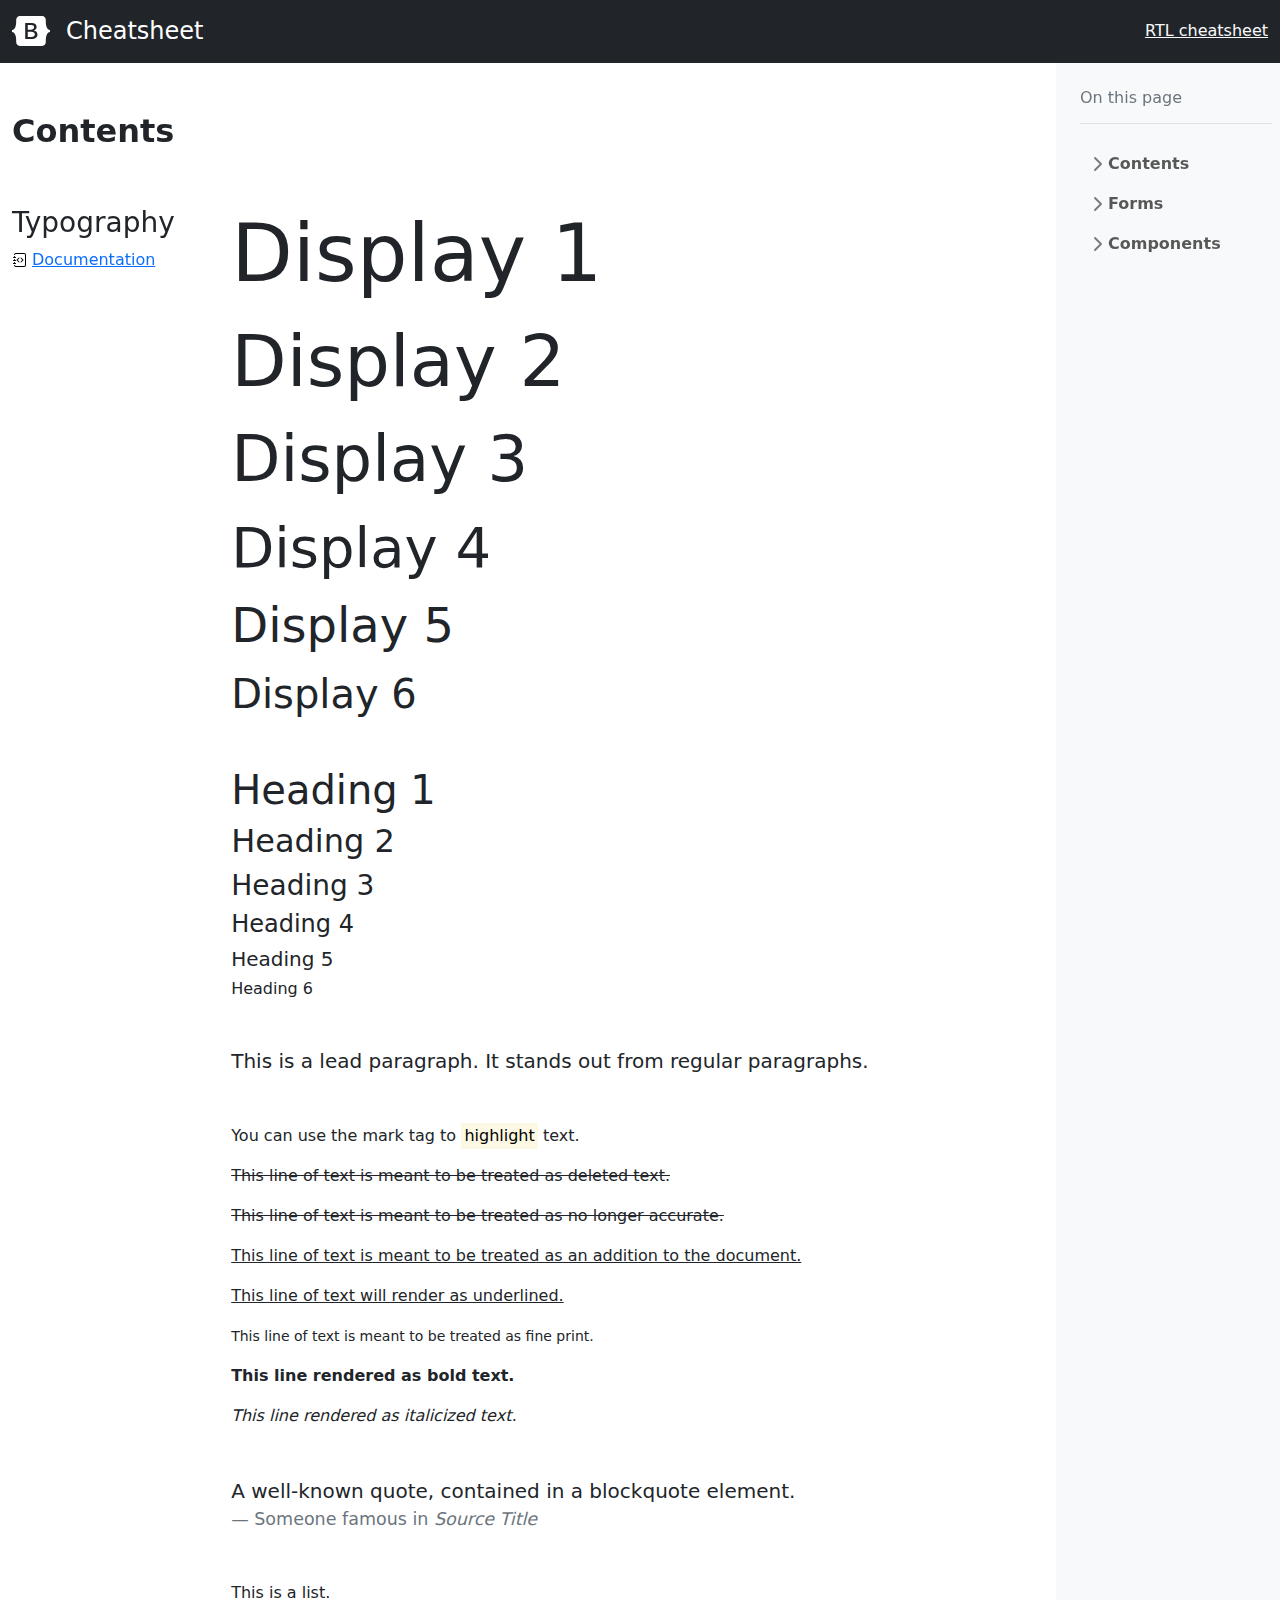
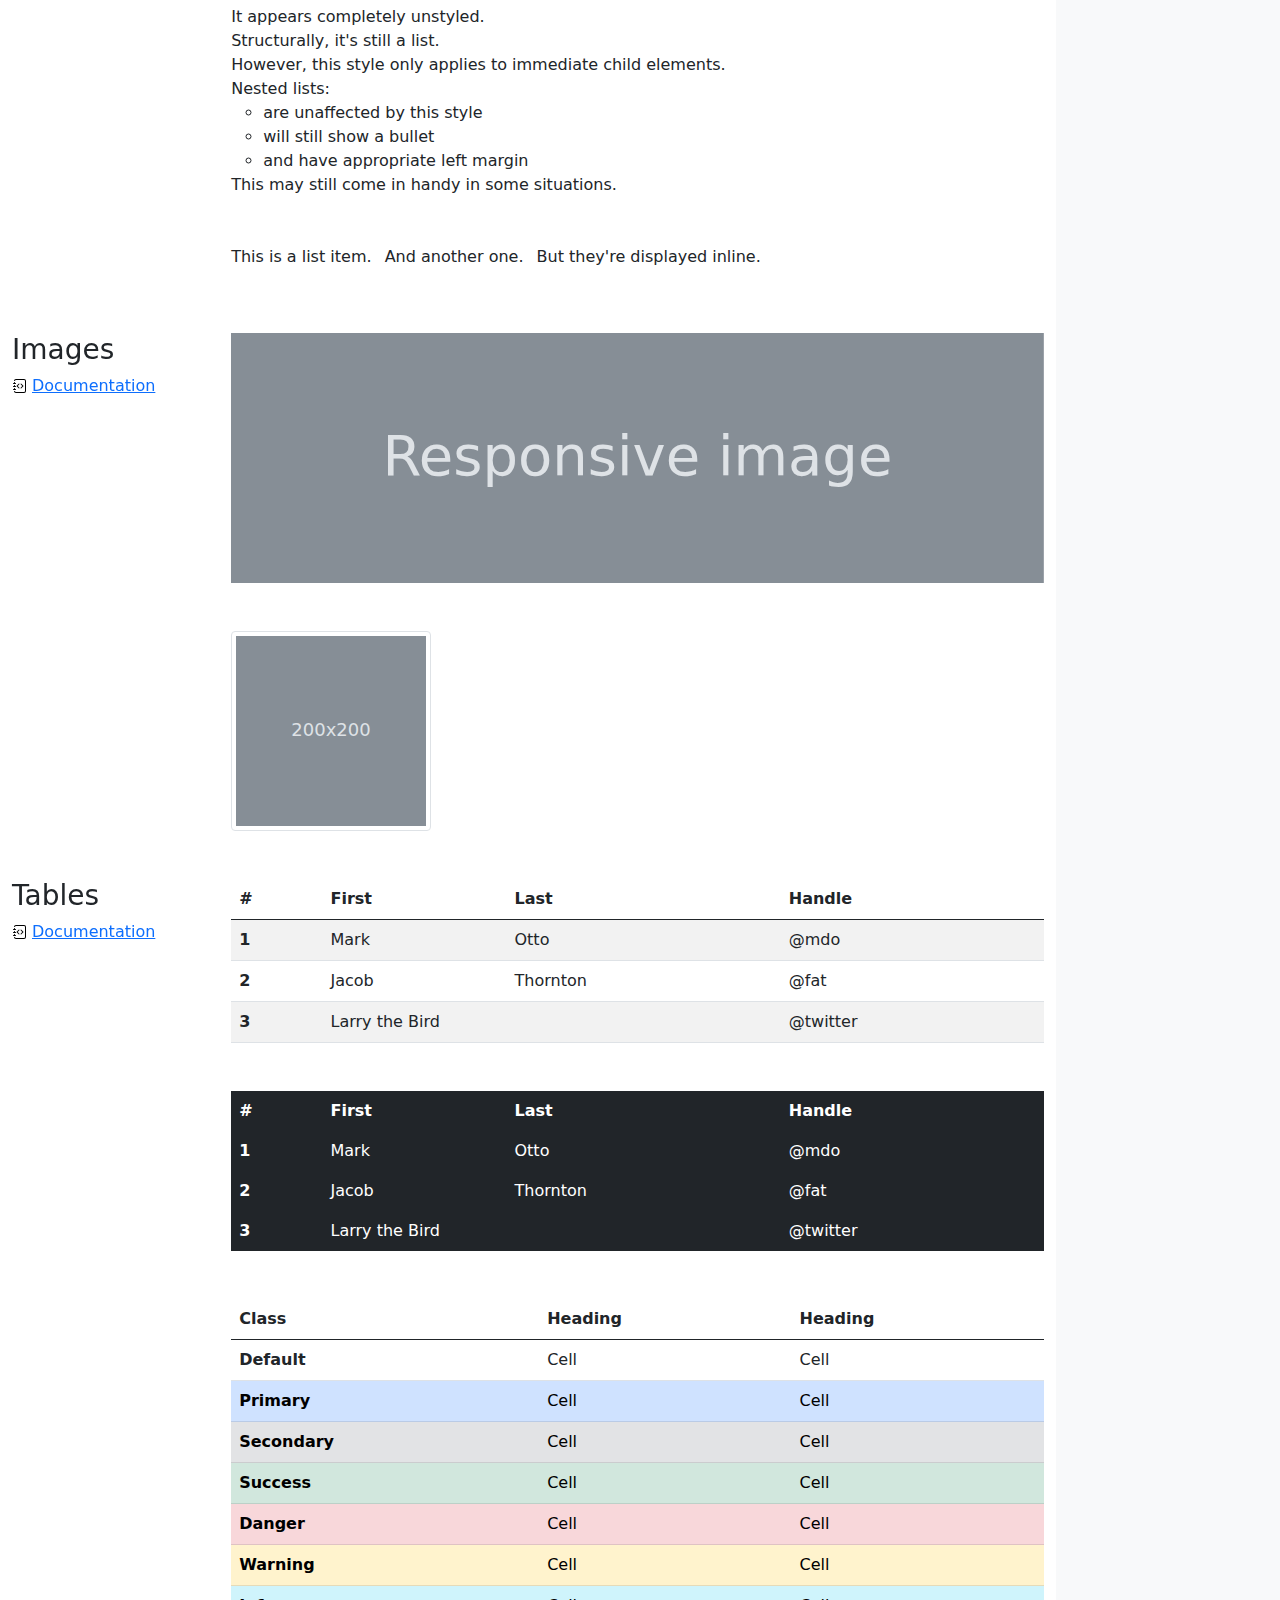
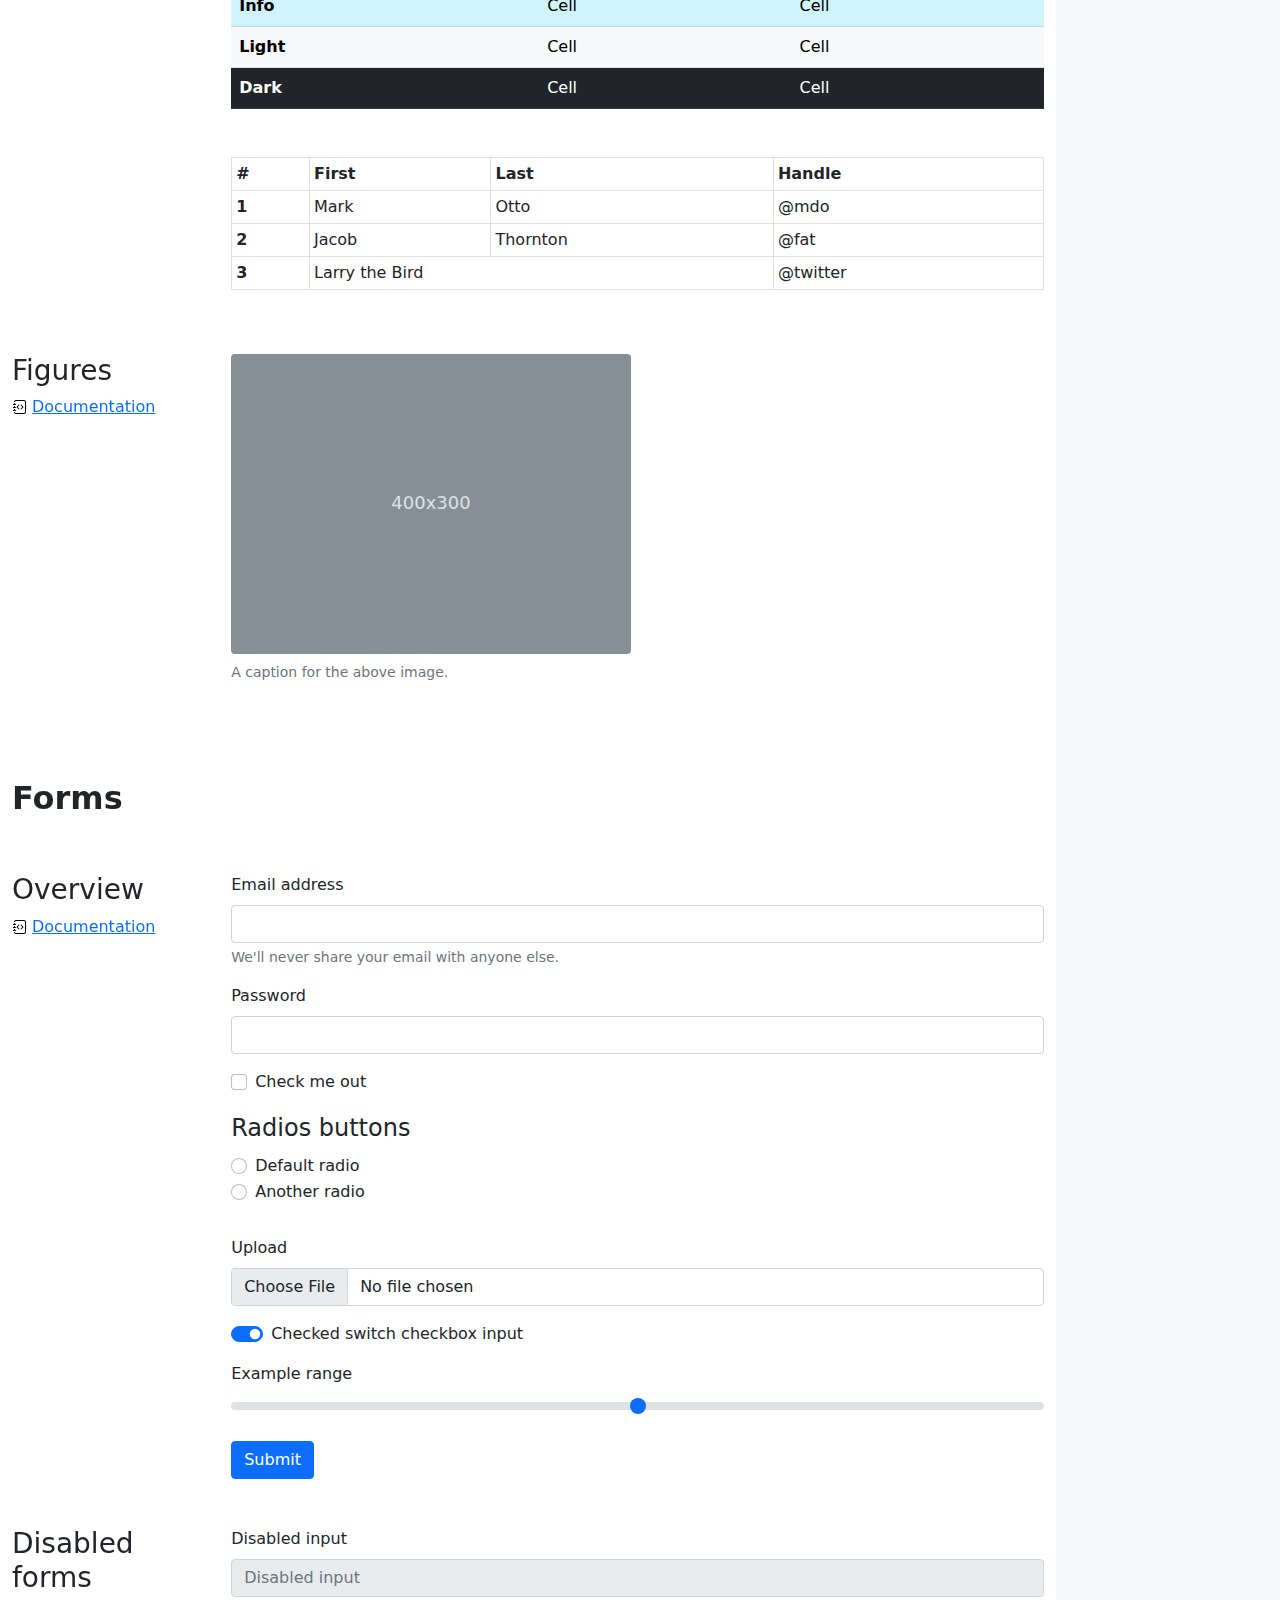
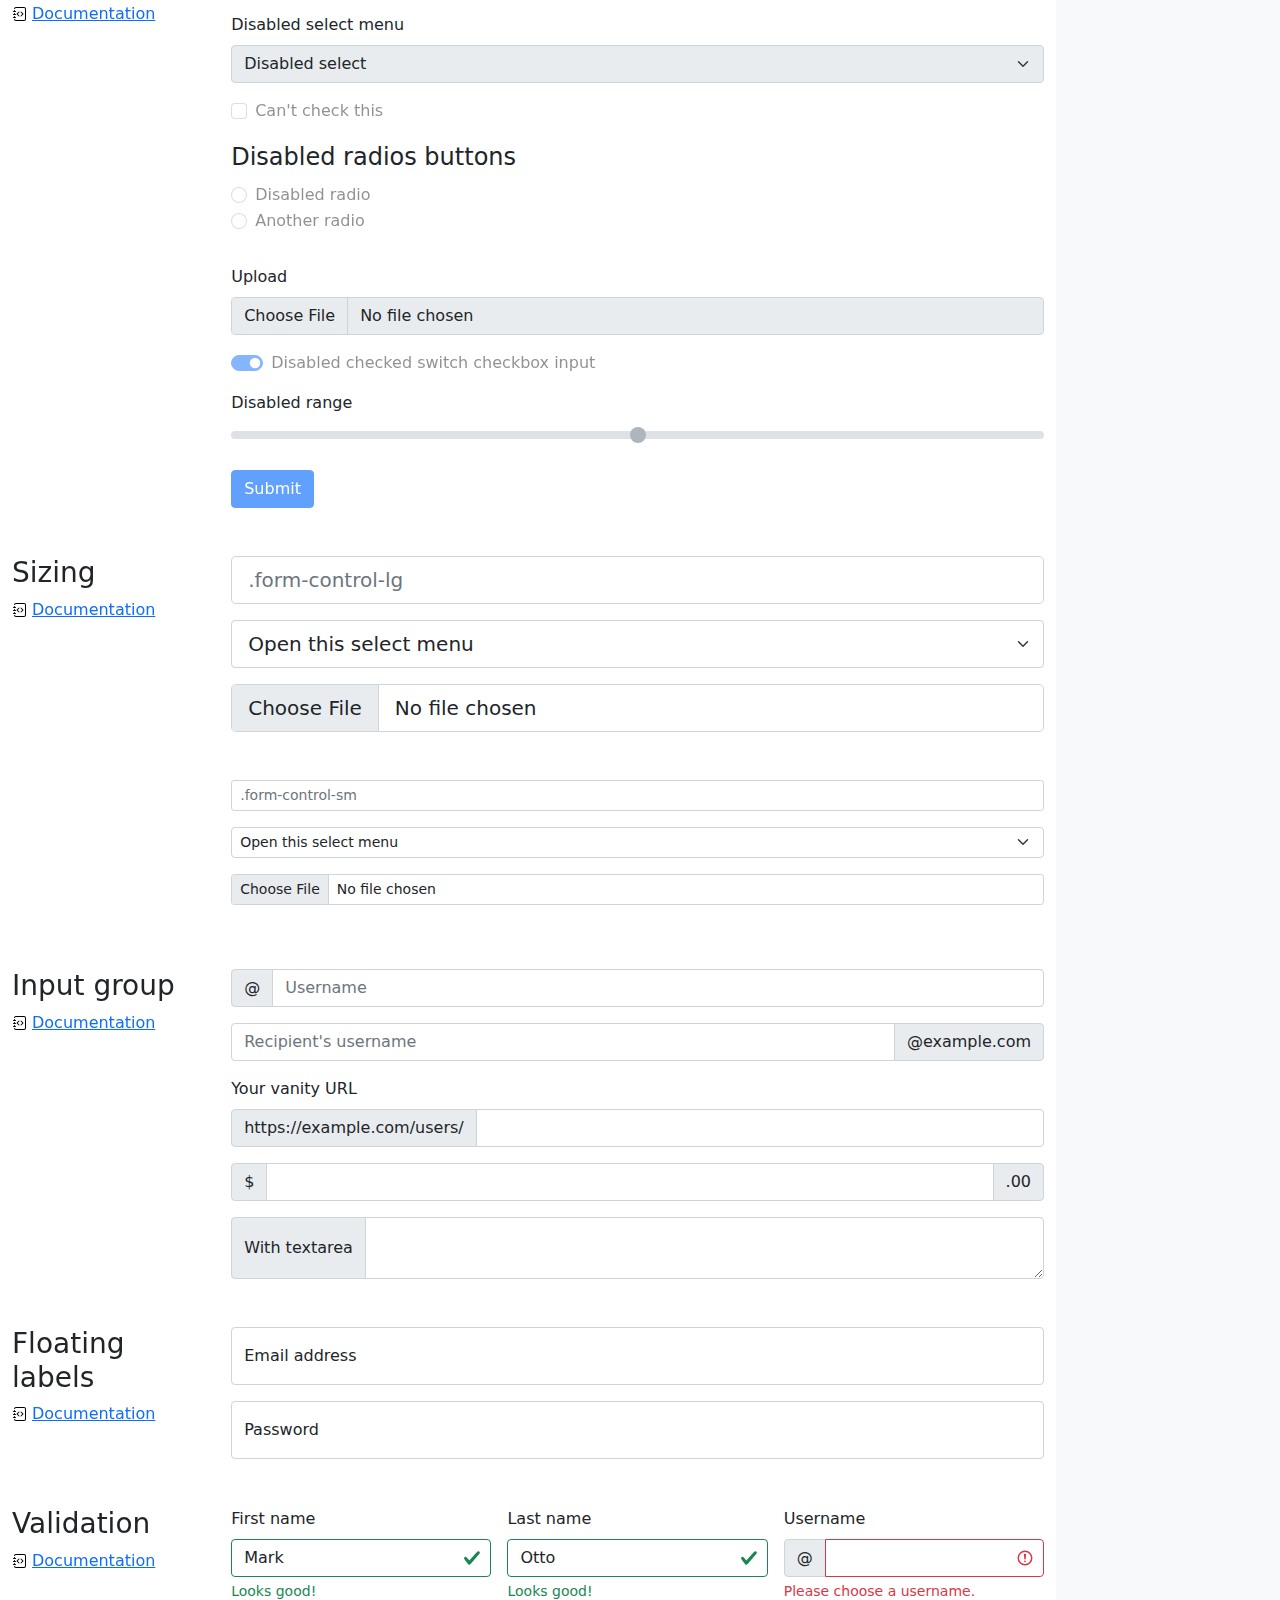
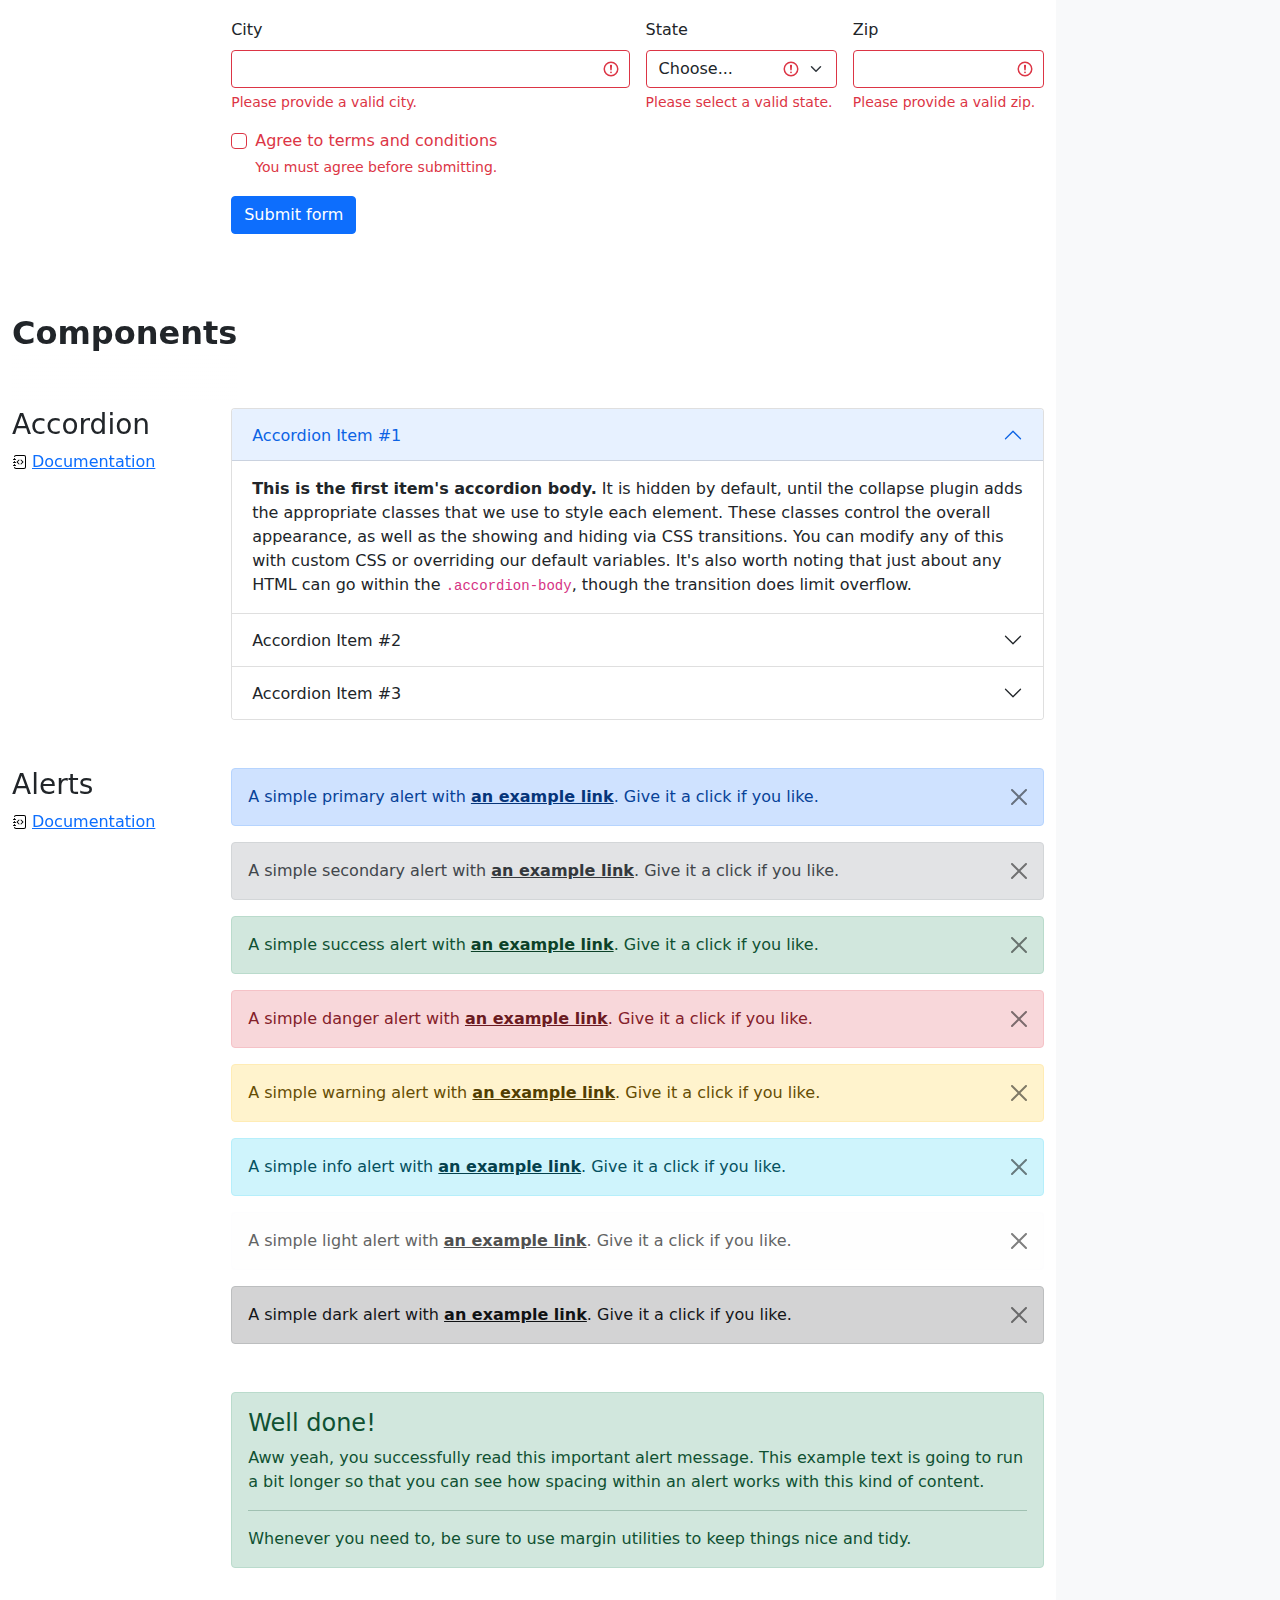
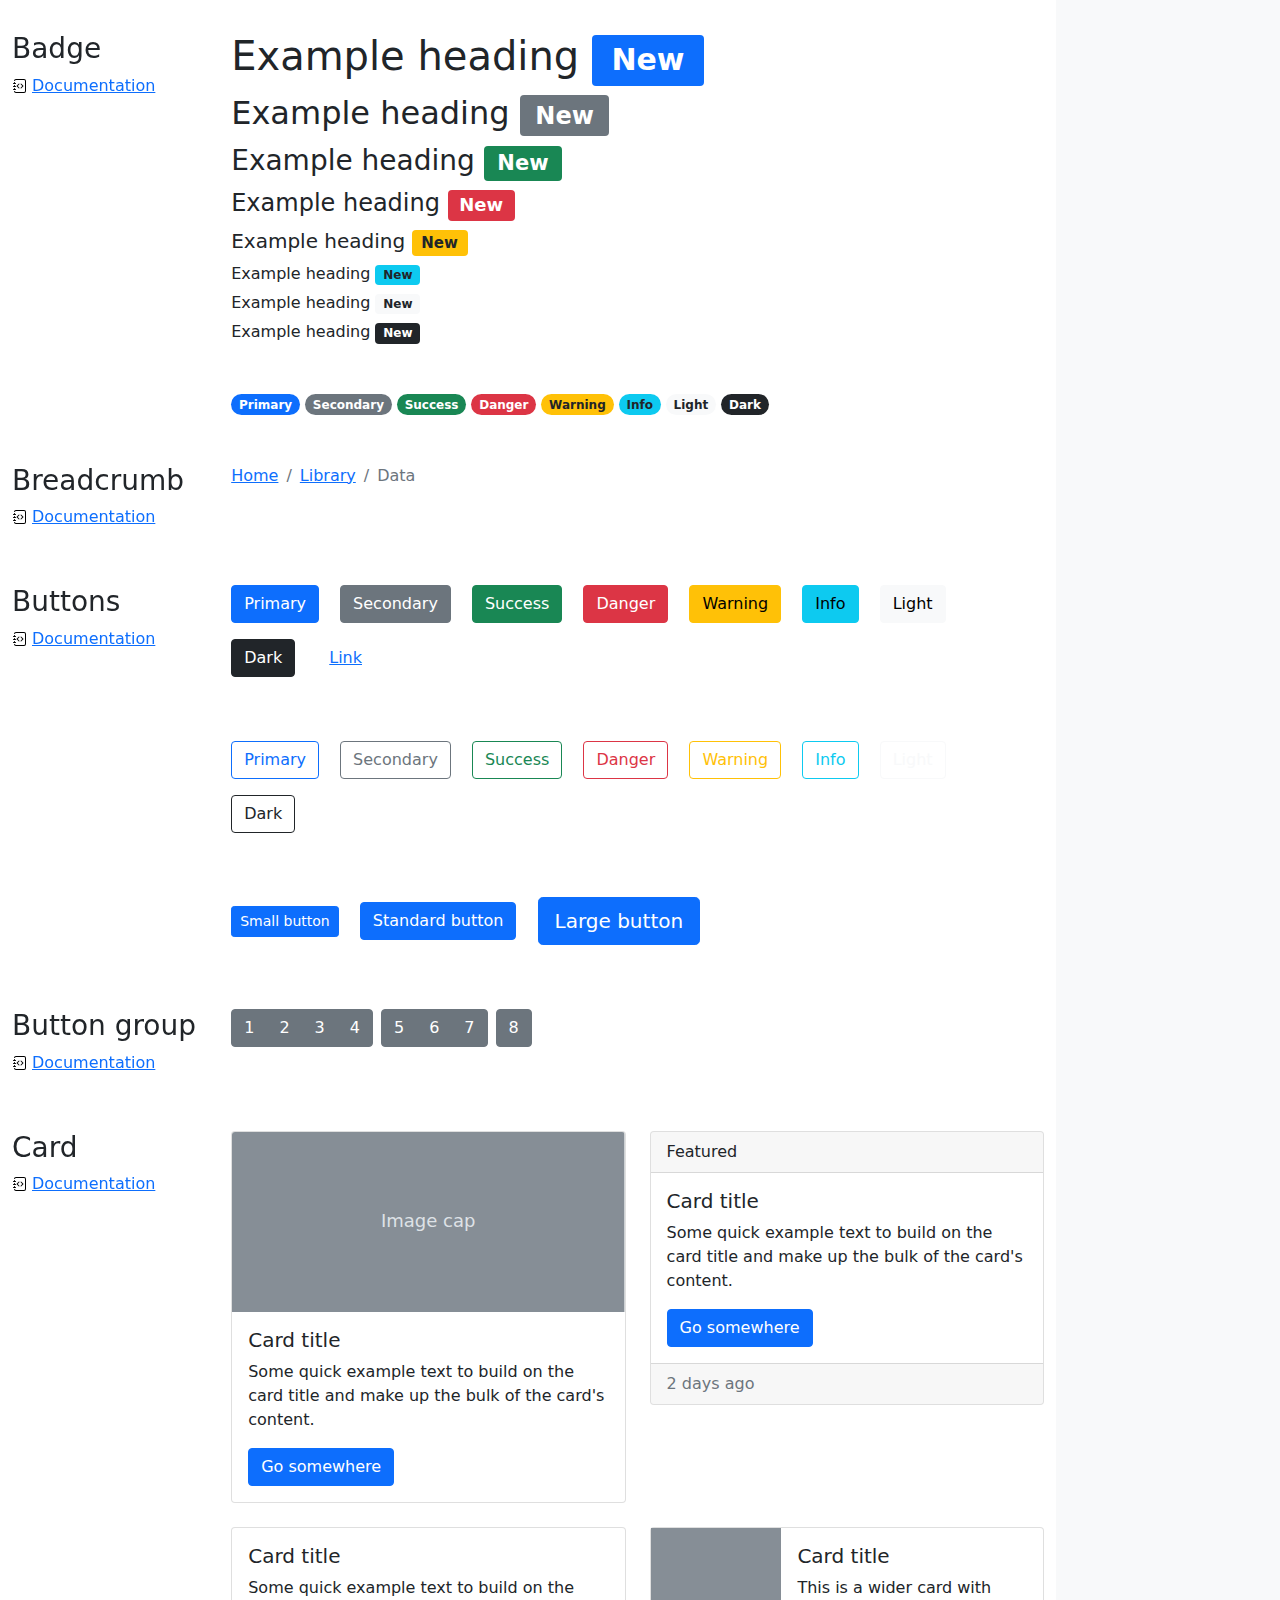
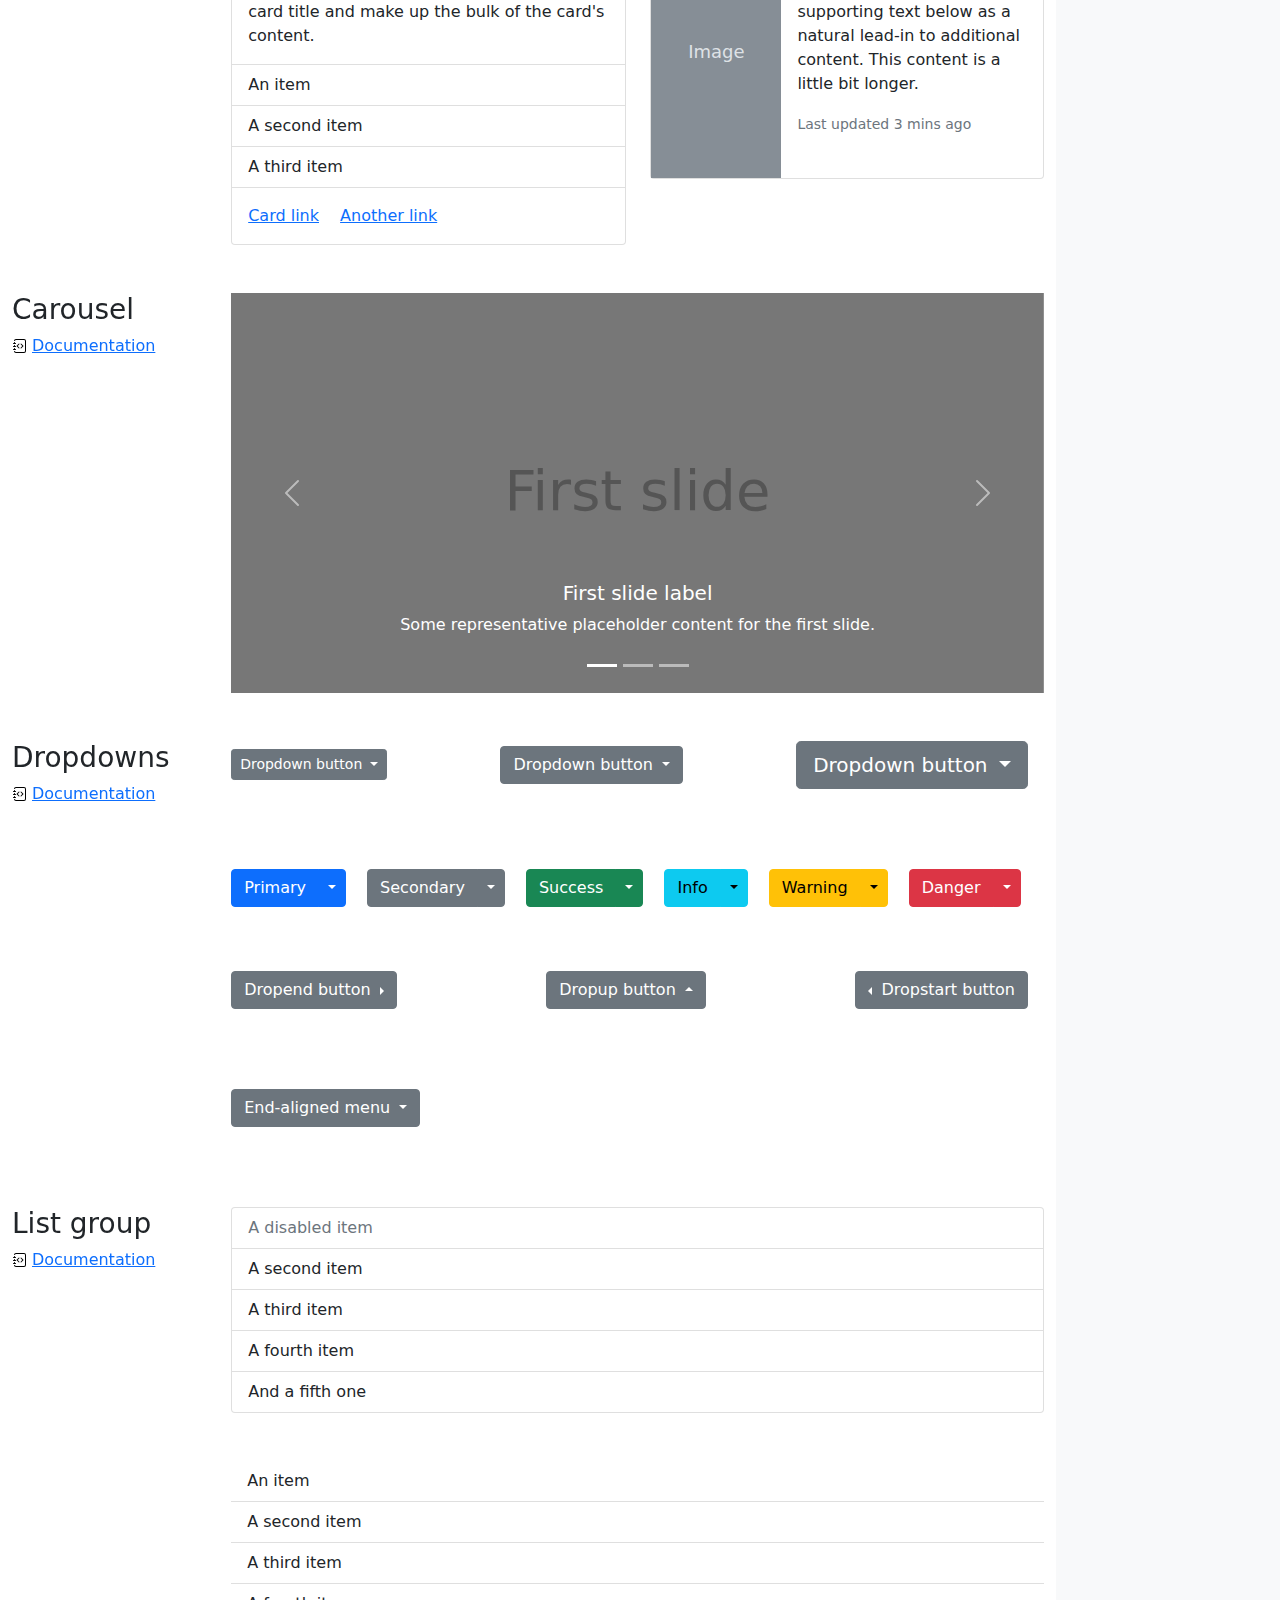
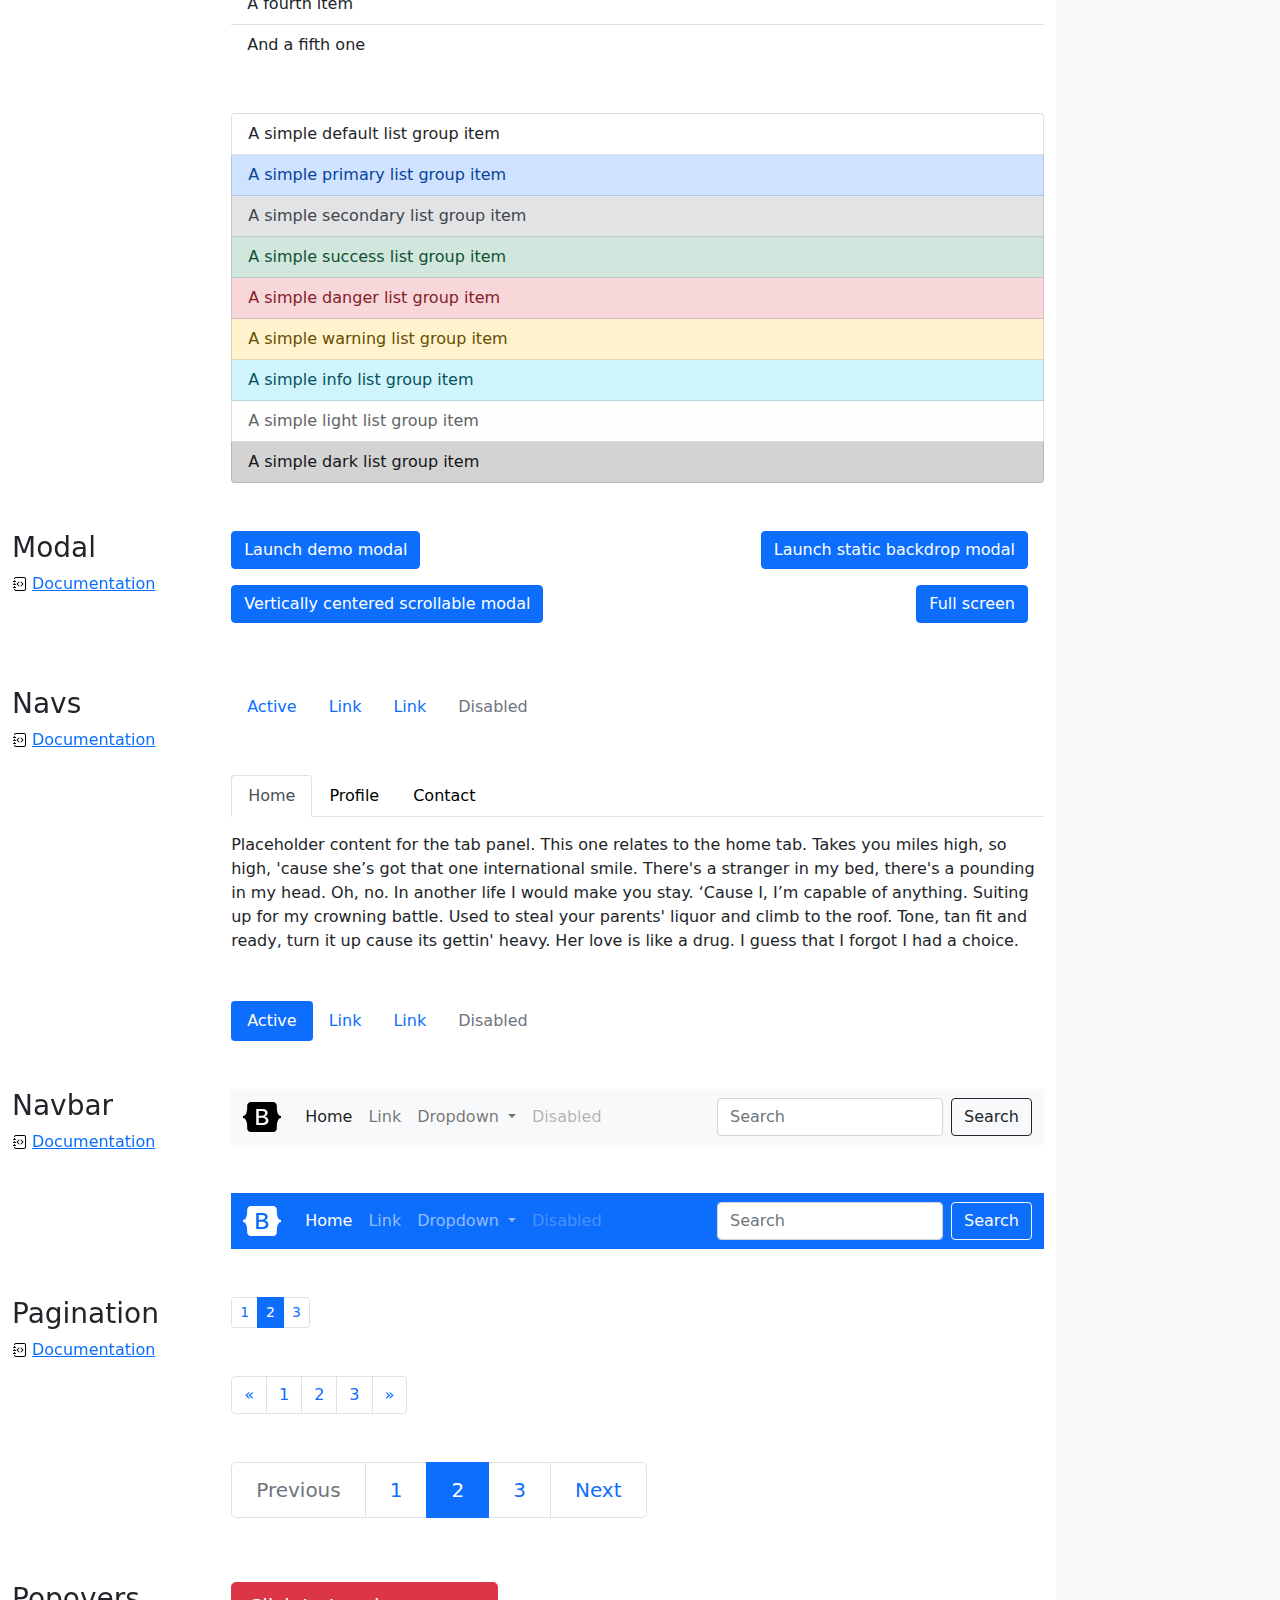
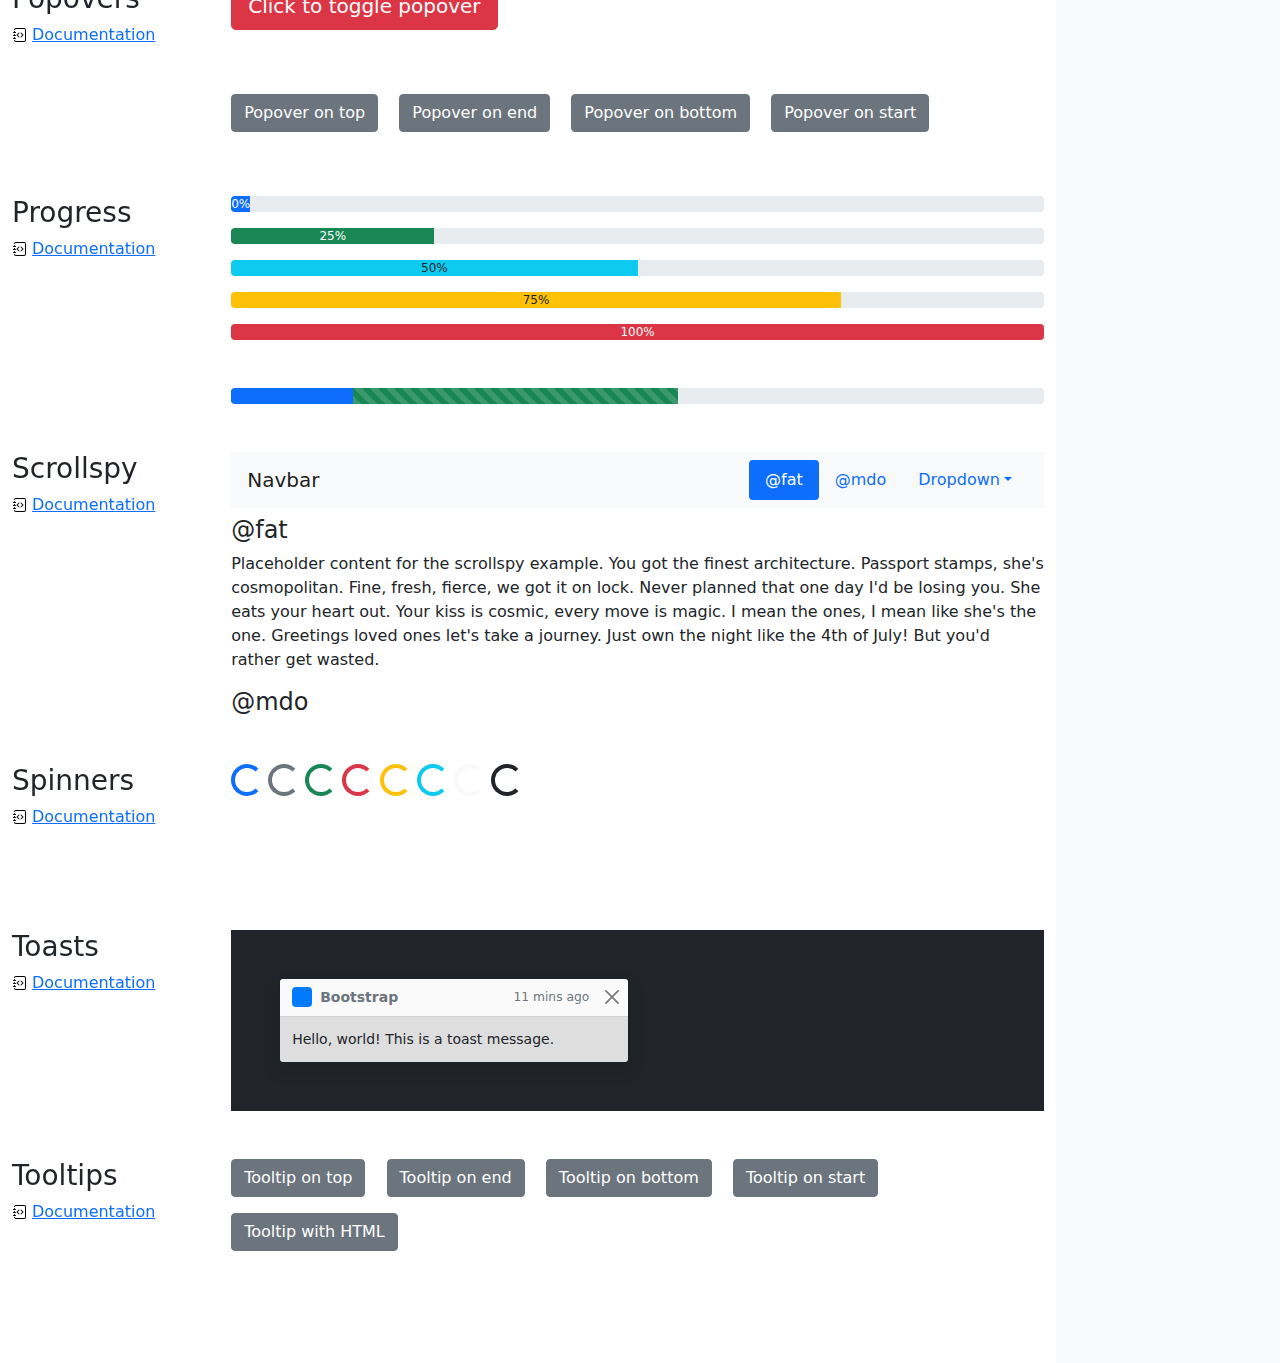
<file: bootstrap-5.0.0-beta3-examples/cheatsheet/index.html>
<!doctype html>
<html lang="en">
  <head>
    <meta charset="utf-8">
    <meta name="viewport" content="width=device-width, initial-scale=1">
    <meta name="description" content="">
    <meta name="author" content="Mark Otto, Jacob Thornton, and Bootstrap contributors">
    <meta name="generator" content="Hugo 0.82.0">
    <title>Cheatsheet · Bootstrap v5.0</title>

    <link rel="canonical" href="https://getbootstrap.com/docs/5.0/examples/cheatsheet/">

    

    <!-- Bootstrap core CSS -->
<link href="../assets/dist/css/bootstrap.min.css" rel="stylesheet">

    <style>
      .bd-placeholder-img {
        font-size: 1.125rem;
        text-anchor: middle;
        -webkit-user-select: none;
        -moz-user-select: none;
        user-select: none;
      }

      @media (min-width: 768px) {
        .bd-placeholder-img-lg {
          font-size: 3.5rem;
        }
      }
    </style>

    
    <!-- Custom styles for this template -->
    <link href="cheatsheet.css" rel="stylesheet">
  </head>
  <body class="bg-light">
    
<header class="bd-header bg-dark py-3 d-flex align-items-stretch border-bottom border-dark">
  <div class="container-fluid d-flex align-items-center">
    <h1 class="d-flex align-items-center fs-4 text-white mb-0">
      <img src="../assets/brand/bootstrap-logo-white.svg" width="38" height="30" class="me-3" alt="Bootstrap">
      Cheatsheet
    </h1>
    <a href="../examples/cheatsheet-rtl/" class="ms-auto link-light" hreflang="ar">RTL cheatsheet</a>
  </div>
</header>
<aside class="bd-aside sticky-xl-top text-muted align-self-start mb-3 mb-xl-5 px-2">
  <h2 class="h6 pt-4 pb-3 mb-4 border-bottom">On this page</h2>
  <nav class="small" id="toc">
    <ul class="list-unstyled">
      <li class="my-2">
        <button class="btn d-inline-flex align-items-center collapsed" data-bs-toggle="collapse" aria-expanded="false" data-bs-target="#contents-collapse" aria-controls="contents-collapse">Contents</button>
        <ul class="list-unstyled ps-3 collapse" id="contents-collapse">
          <li><a class="d-inline-flex align-items-center rounded" href="#typography">Typography</a></li>
          <li><a class="d-inline-flex align-items-center rounded" href="#images">Images</a></li>
          <li><a class="d-inline-flex align-items-center rounded" href="#tables">Tables</a></li>
          <li><a class="d-inline-flex align-items-center rounded" href="#figures">Figures</a></li>
        </ul>
      </li>
      <li class="my-2">
        <button class="btn d-inline-flex align-items-center collapsed" data-bs-toggle="collapse" aria-expanded="false" data-bs-target="#forms-collapse" aria-controls="forms-collapse">Forms</button>
        <ul class="list-unstyled ps-3 collapse" id="forms-collapse">
          <li><a class="d-inline-flex align-items-center rounded" href="#overview">Overview</a></li>
          <li><a class="d-inline-flex align-items-center rounded" href="#disabled-forms">Disabled forms</a></li>
          <li><a class="d-inline-flex align-items-center rounded" href="#sizing">Sizing</a></li>
          <li><a class="d-inline-flex align-items-center rounded" href="#input-group">Input group</a></li>
          <li><a class="d-inline-flex align-items-center rounded" href="#floating-labels">Floating labels</a></li>
          <li><a class="d-inline-flex align-items-center rounded" href="#validation">Validation</a></li>
        </ul>
      </li>
      <li class="my-2">
        <button class="btn d-inline-flex align-items-center collapsed" data-bs-toggle="collapse" aria-expanded="false" data-bs-target="#components-collapse" aria-controls="components-collapse">Components</button>
        <ul class="list-unstyled ps-3 collapse" id="components-collapse">
          <li><a class="d-inline-flex align-items-center rounded" href="#accordion">Accordion</a></li>
          <li><a class="d-inline-flex align-items-center rounded" href="#alerts">Alerts</a></li>
          <li><a class="d-inline-flex align-items-center rounded" href="#badge">Badge</a></li>
          <li><a class="d-inline-flex align-items-center rounded" href="#breadcrumb">Breadcrumb</a></li>
          <li><a class="d-inline-flex align-items-center rounded" href="#buttons">Buttons</a></li>
          <li><a class="d-inline-flex align-items-center rounded" href="#button-group">Button group</a></li>
          <li><a class="d-inline-flex align-items-center rounded" href="#card">Card</a></li>
          <li><a class="d-inline-flex align-items-center rounded" href="#carousel">Carousel</a></li>
          <li><a class="d-inline-flex align-items-center rounded" href="#dropdowns">Dropdowns</a></li>
          <li><a class="d-inline-flex align-items-center rounded" href="#list-group">List group</a></li>
          <li><a class="d-inline-flex align-items-center rounded" href="#modal">Modal</a></li>
          <li><a class="d-inline-flex align-items-center rounded" href="#navs">Navs</a></li>
          <li><a class="d-inline-flex align-items-center rounded" href="#navbar">Navbar</a></li>
          <li><a class="d-inline-flex align-items-center rounded" href="#pagination">Pagination</a></li>
          <li><a class="d-inline-flex align-items-center rounded" href="#popovers">Popovers</a></li>
          <li><a class="d-inline-flex align-items-center rounded" href="#progress">Progress</a></li>
          <li><a class="d-inline-flex align-items-center rounded" href="#scrollspy">Scrollspy</a></li>
          <li><a class="d-inline-flex align-items-center rounded" href="#spinners">Spinners</a></li>
          <li><a class="d-inline-flex align-items-center rounded" href="#toasts">Toasts</a></li>
          <li><a class="d-inline-flex align-items-center rounded" href="#tooltips">Tooltips</a></li>
        </ul>
      </li>
    </ul>
  </nav>
</aside>
<div class="bd-cheatsheet container-fluid bg-body">
  <section id="content">
    <h2 class="sticky-xl-top fw-bold pt-3 pt-xl-5 pb-2 pb-xl-3">Contents</h2>

    <article class="my-3" id="typography">
      <div class="bd-heading sticky-xl-top align-self-start mt-5 mb-3 mt-xl-0 mb-xl-2">
        <h3>Typography</h3>
        <a class="d-flex align-items-center" href="../content/typography/">Documentation</a>
      </div>

      <div>
        <div class="bd-example">
        <p class="display-1">Display 1</p>
        <p class="display-2">Display 2</p>
        <p class="display-3">Display 3</p>
        <p class="display-4">Display 4</p>
        <p class="display-5">Display 5</p>
        <p class="display-6">Display 6</p>
        </div>

        <div class="bd-example">
        <p class="h1">Heading 1</p>
        <p class="h2">Heading 2</p>
        <p class="h3">Heading 3</p>
        <p class="h4">Heading 4</p>
        <p class="h5">Heading 5</p>
        <p class="h6">Heading 6</p>
        </div>

        <div class="bd-example">
        <p class="lead">
          This is a lead paragraph. It stands out from regular paragraphs.
        </p>
        </div>

        <div class="bd-example">
        <p>You can use the mark tag to <mark>highlight</mark> text.</p>
        <p><del>This line of text is meant to be treated as deleted text.</del></p>
        <p><s>This line of text is meant to be treated as no longer accurate.</s></p>
        <p><ins>This line of text is meant to be treated as an addition to the document.</ins></p>
        <p><u>This line of text will render as underlined.</u></p>
        <p><small>This line of text is meant to be treated as fine print.</small></p>
        <p><strong>This line rendered as bold text.</strong></p>
        <p><em>This line rendered as italicized text.</em></p>
        </div>

        <div class="bd-example">
        <blockquote class="blockquote">
          <p>A well-known quote, contained in a blockquote element.</p>
          <footer class="blockquote-footer">Someone famous in <cite title="Source Title">Source Title</cite></footer>
        </blockquote>
        </div>

        <div class="bd-example">
        <ul class="list-unstyled">
          <li>This is a list.</li>
          <li>It appears completely unstyled.</li>
          <li>Structurally, it's still a list.</li>
          <li>However, this style only applies to immediate child elements.</li>
          <li>Nested lists:
            <ul>
              <li>are unaffected by this style</li>
              <li>will still show a bullet</li>
              <li>and have appropriate left margin</li>
            </ul>
          </li>
          <li>This may still come in handy in some situations.</li>
        </ul>
        </div>

        <div class="bd-example">
        <ul class="list-inline">
          <li class="list-inline-item">This is a list item.</li>
          <li class="list-inline-item">And another one.</li>
          <li class="list-inline-item">But they're displayed inline.</li>
        </ul>
        </div>
      </div>
    </article>
    <article class="my-3" id="images">
      <div class="bd-heading sticky-xl-top align-self-start mt-5 mb-3 mt-xl-0 mb-xl-2">
        <h3>Images</h3>
        <a class="d-flex align-items-center" href="../content/images/">Documentation</a>
      </div>

      <div>
        <div class="bd-example">
        <svg class="bd-placeholder-img bd-placeholder-img-lg img-fluid" width="100%" height="250" xmlns="http://www.w3.org/2000/svg" role="img" aria-label="Placeholder: Responsive image" preserveAspectRatio="xMidYMid slice" focusable="false"><title>Placeholder</title><rect width="100%" height="100%" fill="#868e96"/><text x="50%" y="50%" fill="#dee2e6" dy=".3em">Responsive image</text></svg>

        </div>

        <div class="bd-example">
        <svg class="bd-placeholder-img img-thumbnail" width="200" height="200" xmlns="http://www.w3.org/2000/svg" role="img" aria-label="A generic square placeholder image with a white border around it, making it resemble a photograph taken with an old instant camera: 200x200" preserveAspectRatio="xMidYMid slice" focusable="false"><title>A generic square placeholder image with a white border around it, making it resemble a photograph taken with an old instant camera</title><rect width="100%" height="100%" fill="#868e96"/><text x="50%" y="50%" fill="#dee2e6" dy=".3em">200x200</text></svg>

        </div>
      </div>
    </article>
    <article class="my-3" id="tables">
      <div class="bd-heading sticky-xl-top align-self-start mt-5 mb-3 mt-xl-0 mb-xl-2">
        <h3>Tables</h3>
        <a class="d-flex align-items-center" href="../content/tables/">Documentation</a>
      </div>

      <div>
        <div class="bd-example">
        <table class="table table-striped">
          <thead>
          <tr>
            <th scope="col">#</th>
            <th scope="col">First</th>
            <th scope="col">Last</th>
            <th scope="col">Handle</th>
          </tr>
          </thead>
          <tbody>
          <tr>
            <th scope="row">1</th>
            <td>Mark</td>
            <td>Otto</td>
            <td>@mdo</td>
          </tr>
          <tr>
            <th scope="row">2</th>
            <td>Jacob</td>
            <td>Thornton</td>
            <td>@fat</td>
          </tr>
          <tr>
            <th scope="row">3</th>
            <td colspan="2">Larry the Bird</td>
            <td>@twitter</td>
          </tr>
          </tbody>
        </table>
        </div>

        <div class="bd-example">
        <table class="table table-dark table-borderless">
          <thead>
          <tr>
            <th scope="col">#</th>
            <th scope="col">First</th>
            <th scope="col">Last</th>
            <th scope="col">Handle</th>
          </tr>
          </thead>
          <tbody>
          <tr>
            <th scope="row">1</th>
            <td>Mark</td>
            <td>Otto</td>
            <td>@mdo</td>
          </tr>
          <tr>
            <th scope="row">2</th>
            <td>Jacob</td>
            <td>Thornton</td>
            <td>@fat</td>
          </tr>
          <tr>
            <th scope="row">3</th>
            <td colspan="2">Larry the Bird</td>
            <td>@twitter</td>
          </tr>
          </tbody>
        </table>
        </div>

        <div class="bd-example">
        <table class="table table-hover">
          <thead>
          <tr>
            <th scope="col">Class</th>
            <th scope="col">Heading</th>
            <th scope="col">Heading</th>
          </tr>
          </thead>
          <tbody>
          <tr>
            <th scope="row">Default</th>
            <td>Cell</td>
            <td>Cell</td>
          </tr>
          
          <tr class="table-primary">
            <th scope="row">Primary</th>
            <td>Cell</td>
            <td>Cell</td>
          </tr>
          <tr class="table-secondary">
            <th scope="row">Secondary</th>
            <td>Cell</td>
            <td>Cell</td>
          </tr>
          <tr class="table-success">
            <th scope="row">Success</th>
            <td>Cell</td>
            <td>Cell</td>
          </tr>
          <tr class="table-danger">
            <th scope="row">Danger</th>
            <td>Cell</td>
            <td>Cell</td>
          </tr>
          <tr class="table-warning">
            <th scope="row">Warning</th>
            <td>Cell</td>
            <td>Cell</td>
          </tr>
          <tr class="table-info">
            <th scope="row">Info</th>
            <td>Cell</td>
            <td>Cell</td>
          </tr>
          <tr class="table-light">
            <th scope="row">Light</th>
            <td>Cell</td>
            <td>Cell</td>
          </tr>
          <tr class="table-dark">
            <th scope="row">Dark</th>
            <td>Cell</td>
            <td>Cell</td>
          </tr>
          </tbody>
        </table>
        </div>

        <div class="bd-example">
        <table class="table table-sm table-bordered">
          <thead>
          <tr>
            <th scope="col">#</th>
            <th scope="col">First</th>
            <th scope="col">Last</th>
            <th scope="col">Handle</th>
          </tr>
          </thead>
          <tbody>
          <tr>
            <th scope="row">1</th>
            <td>Mark</td>
            <td>Otto</td>
            <td>@mdo</td>
          </tr>
          <tr>
            <th scope="row">2</th>
            <td>Jacob</td>
            <td>Thornton</td>
            <td>@fat</td>
          </tr>
          <tr>
            <th scope="row">3</th>
            <td colspan="2">Larry the Bird</td>
            <td>@twitter</td>
          </tr>
          </tbody>
        </table>
        </div>
      </div>
    </article>
    <article class="my-3" id="figures">
      <div class="bd-heading sticky-xl-top align-self-start mt-5 mb-3 mt-xl-0 mb-xl-2">
        <h3>Figures</h3>
        <a class="d-flex align-items-center" href="../content/figures/">Documentation</a>
      </div>

      <div>
        <div class="bd-example">
        <figure class="figure">
          <svg class="bd-placeholder-img figure-img img-fluid rounded" width="400" height="300" xmlns="http://www.w3.org/2000/svg" role="img" aria-label="Placeholder: 400x300" preserveAspectRatio="xMidYMid slice" focusable="false"><title>Placeholder</title><rect width="100%" height="100%" fill="#868e96"/><text x="50%" y="50%" fill="#dee2e6" dy=".3em">400x300</text></svg>

          <figcaption class="figure-caption">A caption for the above image.</figcaption>
        </figure>
        </div>
      </div>
    </article>
  </section>

  <section id="forms">
    <h2 class="sticky-xl-top fw-bold pt-3 pt-xl-5 pb-2 pb-xl-3">Forms</h2>

    <article class="my-3" id="overview">
      <div class="bd-heading sticky-xl-top align-self-start mt-5 mb-3 mt-xl-0 mb-xl-2">
        <h3>Overview</h3>
        <a class="d-flex align-items-center" href="../forms/overview/">Documentation</a>
      </div>

      <div>
        <div class="bd-example">
        <form>
          <div class="mb-3">
            <label for="exampleInputEmail1" class="form-label">Email address</label>
            <input type="email" class="form-control" id="exampleInputEmail1" aria-describedby="emailHelp">
            <div id="emailHelp" class="form-text">We'll never share your email with anyone else.</div>
          </div>
          <div class="mb-3">
            <label for="exampleInputPassword1" class="form-label">Password</label>
            <input type="password" class="form-control" id="exampleInputPassword1">
          </div>
          <div class="mb-3 form-check">
            <input type="checkbox" class="form-check-input" id="exampleCheck1">
            <label class="form-check-label" for="exampleCheck1">Check me out</label>
          </div>
          <fieldset class="mb-3">
            <legend>Radios buttons</legend>
            <div class="form-check">
              <input type="radio" name="radios" class="form-check-input" id="exampleRadio1">
              <label class="form-check-label" for="exampleRadio1">Default radio</label>
            </div>
            <div class="mb-3 form-check">
              <input type="radio" name="radios" class="form-check-input" id="exampleRadio2">
              <label class="form-check-label" for="exampleRadio2">Another radio</label>
            </div>
          </fieldset>
          <div class="mb-3">
            <label class="form-label" for="customFile">Upload</label>
            <input type="file" class="form-control" id="customFile">
          </div>
          <div class="mb-3 form-check form-switch">
            <input class="form-check-input" type="checkbox" id="flexSwitchCheckChecked" checked>
            <label class="form-check-label" for="flexSwitchCheckChecked">Checked switch checkbox input</label>
          </div>
          <div class="mb-3">
            <label for="customRange3" class="form-label">Example range</label>
            <input type="range" class="form-range" min="0" max="5" step="0.5" id="customRange3">
          </div>
          <button type="submit" class="btn btn-primary">Submit</button>
        </form>
        </div>
      </div>
    </article>
    <article class="my-3" id="disabled-forms">
      <div class="bd-heading sticky-xl-top align-self-start mt-5 mb-3 mt-xl-0 mb-xl-2">
        <h3>Disabled forms</h3>
        <a class="d-flex align-items-center" href="../forms/overview/#disabled-forms">Documentation</a>
      </div>

      <div>
        <div class="bd-example">
        <form>
          <fieldset disabled aria-label="Disabled fieldset example">
            <div class="mb-3">
              <label for="disabledTextInput" class="form-label">Disabled input</label>
              <input type="text" id="disabledTextInput" class="form-control" placeholder="Disabled input">
            </div>
            <div class="mb-3">
              <label for="disabledSelect" class="form-label">Disabled select menu</label>
              <select id="disabledSelect" class="form-select">
                <option>Disabled select</option>
              </select>
            </div>
            <div class="mb-3">
              <div class="form-check">
                <input class="form-check-input" type="checkbox" id="disabledFieldsetCheck" disabled>
                <label class="form-check-label" for="disabledFieldsetCheck">
                  Can't check this
                </label>
              </div>
            </div>
            <fieldset class="mb-3">
              <legend>Disabled radios buttons</legend>
              <div class="form-check">
                <input type="radio" name="radios" class="form-check-input" id="disabledRadio1" disabled>
                <label class="form-check-label" for="disabledRadio1">Disabled radio</label>
              </div>
              <div class="mb-3 form-check">
                <input type="radio" name="radios" class="form-check-input" id="disabledRadio2" disabled>
                <label class="form-check-label" for="disabledRadio2">Another radio</label>
              </div>
            </fieldset>
            <div class="mb-3">
              <label class="form-label" for="disabledCustomFile">Upload</label>
              <input type="file" class="form-control" id="disabledCustomFile" disabled>
            </div>
            <div class="mb-3 form-check form-switch">
              <input class="form-check-input" type="checkbox" id="disabledSwitchCheckChecked" checked disabled>
              <label class="form-check-label" for="disabledSwitchCheckChecked">Disabled checked switch checkbox input</label>
            </div>
            <div class="mb-3">
              <label for="disabledRange" class="form-label">Disabled range</label>
              <input type="range" class="form-range" min="0" max="5" step="0.5" id="disabledRange">
            </div>
            <button type="submit" class="btn btn-primary">Submit</button>
          </fieldset>
        </form>
        </div>
      </div>
    </article>
    <article class="my-3" id="sizing">
      <div class="bd-heading sticky-xl-top align-self-start mt-5 mb-3 mt-xl-0 mb-xl-2">
        <h3>Sizing</h3>
        <a class="d-flex align-items-center" href="../forms/form-control/#sizing">Documentation</a>
      </div>

      <div>
        <div class="bd-example">
        <div class="mb-3">
          <input class="form-control form-control-lg" type="text" placeholder=".form-control-lg" aria-label=".form-control-lg example">
        </div>
        <div class="mb-3">
          <select class="form-select form-select-lg mb-3" aria-label=".form-select-lg example">
            <option selected>Open this select menu</option>
            <option value="1">One</option>
            <option value="2">Two</option>
            <option value="3">Three</option>
          </select>
        </div>
        <div class="mb-3">
          <input type="file" class="form-control form-control-lg" aria-label="Large file input example">
        </div>
        </div>

        <div class="bd-example">
        <div class="mb-3">
          <input class="form-control form-control-sm" type="text" placeholder=".form-control-sm" aria-label=".form-control-sm example">
        </div>
        <div class="mb-3">
          <select class="form-select form-select-sm" aria-label=".form-select-sm example">
            <option selected>Open this select menu</option>
            <option value="1">One</option>
            <option value="2">Two</option>
            <option value="3">Three</option>
          </select>
        </div>
        <div class="mb-3">
          <input type="file" class="form-control form-control-sm" aria-label="Small file input example">
        </div>
        </div>
      </div>
    </article>
    <article class="my-3" id="input-group">
      <div class="bd-heading sticky-xl-top align-self-start mt-5 mb-3 mt-xl-0 mb-xl-2">
        <h3>Input group</h3>
        <a class="d-flex align-items-center" href="../forms/input-group/">Documentation</a>
      </div>

      <div>
        <div class="bd-example">
        <div class="input-group mb-3">
          <span class="input-group-text" id="basic-addon1">@</span>
          <input type="text" class="form-control" placeholder="Username" aria-label="Username" aria-describedby="basic-addon1">
        </div>
        <div class="input-group mb-3">
          <input type="text" class="form-control" placeholder="Recipient's username" aria-label="Recipient's username" aria-describedby="basic-addon2">
          <span class="input-group-text" id="basic-addon2">@example.com</span>
        </div>
        <label for="basic-url" class="form-label">Your vanity URL</label>
        <div class="input-group mb-3">
          <span class="input-group-text" id="basic-addon3">https://example.com/users/</span>
          <input type="text" class="form-control" id="basic-url" aria-describedby="basic-addon3">
        </div>
        <div class="input-group mb-3">
          <span class="input-group-text">$</span>
          <input type="text" class="form-control" aria-label="Amount (to the nearest dollar)">
          <span class="input-group-text">.00</span>
        </div>
        <div class="input-group">
          <span class="input-group-text">With textarea</span>
          <textarea class="form-control" aria-label="With textarea"></textarea>
        </div>
        </div>
      </div>
    </article>
    <article class="my-3" id="floating-labels">
      <div class="bd-heading sticky-xl-top align-self-start mt-5 mb-3 mt-xl-0 mb-xl-2">
        <h3>Floating labels</h3>
        <a class="d-flex align-items-center" href="../forms/floating-labels/">Documentation</a>
      </div>

      <div>
        <div class="bd-example">
        <form>
          <div class="form-floating mb-3">
            <input type="email" class="form-control" id="floatingInput" placeholder="name@example.com">
            <label for="floatingInput">Email address</label>
          </div>
          <div class="form-floating">
            <input type="password" class="form-control" id="floatingPassword" placeholder="Password">
            <label for="floatingPassword">Password</label>
          </div>
        </form>
        </div>
      </div>
    </article>
    <article class="my-3" id="validation">
      <div class="bd-heading sticky-xl-top align-self-start mt-5 mb-3 mt-xl-0 mb-xl-2">
        <h3>Validation</h3>
        <a class="d-flex align-items-center" href="../forms/validation/">Documentation</a>
      </div>

      <div>
        <div class="bd-example">
        <form class="row g-3">
          <div class="col-md-4">
            <label for="validationServer01" class="form-label">First name</label>
            <input type="text" class="form-control is-valid" id="validationServer01" value="Mark" required>
            <div class="valid-feedback">
              Looks good!
            </div>
          </div>
          <div class="col-md-4">
            <label for="validationServer02" class="form-label">Last name</label>
            <input type="text" class="form-control is-valid" id="validationServer02" value="Otto" required>
            <div class="valid-feedback">
              Looks good!
            </div>
          </div>
          <div class="col-md-4">
            <label for="validationServerUsername" class="form-label">Username</label>
            <div class="input-group has-validation">
              <span class="input-group-text" id="inputGroupPrepend3">@</span>
              <input type="text" class="form-control is-invalid" id="validationServerUsername" aria-describedby="inputGroupPrepend3" required>
              <div class="invalid-feedback">
                Please choose a username.
              </div>
            </div>
          </div>
          <div class="col-md-6">
            <label for="validationServer03" class="form-label">City</label>
            <input type="text" class="form-control is-invalid" id="validationServer03" required>
            <div class="invalid-feedback">
              Please provide a valid city.
            </div>
          </div>
          <div class="col-md-3">
            <label for="validationServer04" class="form-label">State</label>
            <select class="form-select is-invalid" id="validationServer04" required>
              <option selected disabled value="">Choose...</option>
              <option>...</option>
            </select>
            <div class="invalid-feedback">
              Please select a valid state.
            </div>
          </div>
          <div class="col-md-3">
            <label for="validationServer05" class="form-label">Zip</label>
            <input type="text" class="form-control is-invalid" id="validationServer05" required>
            <div class="invalid-feedback">
              Please provide a valid zip.
            </div>
          </div>
          <div class="col-12">
            <div class="form-check">
              <input class="form-check-input is-invalid" type="checkbox" value="" id="invalidCheck3" required>
              <label class="form-check-label" for="invalidCheck3">
                Agree to terms and conditions
              </label>
              <div class="invalid-feedback">
                You must agree before submitting.
              </div>
            </div>
          </div>
          <div class="col-12">
            <button class="btn btn-primary" type="submit">Submit form</button>
          </div>
        </form>
        </div>
      </div>
    </article>
  </section>

  <section id="components">
    <h2 class="sticky-xl-top fw-bold pt-3 pt-xl-5 pb-2 pb-xl-3">Components</h2>

    <article class="my-3" id="accordion">
      <div class="bd-heading sticky-xl-top align-self-start mt-5 mb-3 mt-xl-0 mb-xl-2">
        <h3>Accordion</h3>
        <a class="d-flex align-items-center" href="../components/accordion/">Documentation</a>
      </div>

      <div>
        <div class="bd-example">
        <div class="accordion" id="accordionExample">
          <div class="accordion-item">
            <h4 class="accordion-header" id="headingOne">
              <button class="accordion-button" type="button" data-bs-toggle="collapse" data-bs-target="#collapseOne" aria-expanded="true" aria-controls="collapseOne">
                Accordion Item #1
              </button>
            </h4>
            <div id="collapseOne" class="accordion-collapse collapse show" aria-labelledby="headingOne" data-bs-parent="#accordionExample">
              <div class="accordion-body">
                <strong>This is the first item's accordion body.</strong> It is hidden by default, until the collapse plugin adds the appropriate classes that we use to style each element. These classes control the overall appearance, as well as the showing and hiding via CSS transitions. You can modify any of this with custom CSS or overriding our default variables. It's also worth noting that just about any HTML can go within the <code>.accordion-body</code>, though the transition does limit overflow.
              </div>
            </div>
          </div>
          <div class="accordion-item">
            <h4 class="accordion-header" id="headingTwo">
              <button class="accordion-button collapsed" type="button" data-bs-toggle="collapse" data-bs-target="#collapseTwo" aria-expanded="false" aria-controls="collapseTwo">
                Accordion Item #2
              </button>
            </h4>
            <div id="collapseTwo" class="accordion-collapse collapse" aria-labelledby="headingTwo" data-bs-parent="#accordionExample">
              <div class="accordion-body">
                <strong>This is the second item's accordion body.</strong> It is hidden by default, until the collapse plugin adds the appropriate classes that we use to style each element. These classes control the overall appearance, as well as the showing and hiding via CSS transitions. You can modify any of this with custom CSS or overriding our default variables. It's also worth noting that just about any HTML can go within the <code>.accordion-body</code>, though the transition does limit overflow.
              </div>
            </div>
          </div>
          <div class="accordion-item">
            <h4 class="accordion-header" id="headingThree">
              <button class="accordion-button collapsed" type="button" data-bs-toggle="collapse" data-bs-target="#collapseThree" aria-expanded="false" aria-controls="collapseThree">
                Accordion Item #3
              </button>
            </h4>
            <div id="collapseThree" class="accordion-collapse collapse" aria-labelledby="headingThree" data-bs-parent="#accordionExample">
              <div class="accordion-body">
                <strong>This is the third item's accordion body.</strong> It is hidden by default, until the collapse plugin adds the appropriate classes that we use to style each element. These classes control the overall appearance, as well as the showing and hiding via CSS transitions. You can modify any of this with custom CSS or overriding our default variables. It's also worth noting that just about any HTML can go within the <code>.accordion-body</code>, though the transition does limit overflow.
              </div>
            </div>
          </div>
        </div>
        </div>
      </div>
    </article>
    <article class="my-3" id="alerts">
      <div class="bd-heading sticky-xl-top align-self-start mt-5 mb-3 mt-xl-0 mb-xl-2">
        <h3>Alerts</h3>
        <a class="d-flex align-items-center" href="../components/alerts/">Documentation</a>
      </div>

      <div>
        <div class="bd-example">
        
        <div class="alert alert-primary alert-dismissible fade show" role="alert">
          A simple primary alert with <a href="#" class="alert-link">an example link</a>. Give it a click if you like.
          <button type="button" class="btn-close" data-bs-dismiss="alert" aria-label="Close"></button>
        </div>
        <div class="alert alert-secondary alert-dismissible fade show" role="alert">
          A simple secondary alert with <a href="#" class="alert-link">an example link</a>. Give it a click if you like.
          <button type="button" class="btn-close" data-bs-dismiss="alert" aria-label="Close"></button>
        </div>
        <div class="alert alert-success alert-dismissible fade show" role="alert">
          A simple success alert with <a href="#" class="alert-link">an example link</a>. Give it a click if you like.
          <button type="button" class="btn-close" data-bs-dismiss="alert" aria-label="Close"></button>
        </div>
        <div class="alert alert-danger alert-dismissible fade show" role="alert">
          A simple danger alert with <a href="#" class="alert-link">an example link</a>. Give it a click if you like.
          <button type="button" class="btn-close" data-bs-dismiss="alert" aria-label="Close"></button>
        </div>
        <div class="alert alert-warning alert-dismissible fade show" role="alert">
          A simple warning alert with <a href="#" class="alert-link">an example link</a>. Give it a click if you like.
          <button type="button" class="btn-close" data-bs-dismiss="alert" aria-label="Close"></button>
        </div>
        <div class="alert alert-info alert-dismissible fade show" role="alert">
          A simple info alert with <a href="#" class="alert-link">an example link</a>. Give it a click if you like.
          <button type="button" class="btn-close" data-bs-dismiss="alert" aria-label="Close"></button>
        </div>
        <div class="alert alert-light alert-dismissible fade show" role="alert">
          A simple light alert with <a href="#" class="alert-link">an example link</a>. Give it a click if you like.
          <button type="button" class="btn-close" data-bs-dismiss="alert" aria-label="Close"></button>
        </div>
        <div class="alert alert-dark alert-dismissible fade show" role="alert">
          A simple dark alert with <a href="#" class="alert-link">an example link</a>. Give it a click if you like.
          <button type="button" class="btn-close" data-bs-dismiss="alert" aria-label="Close"></button>
        </div>
        </div>

        <div class="bd-example">
        <div class="alert alert-success" role="alert">
          <h4 class="alert-heading">Well done!</h4>
          <p>Aww yeah, you successfully read this important alert message. This example text is going to run a bit longer so that you can see how spacing within an alert works with this kind of content.</p>
          <hr>
          <p class="mb-0">Whenever you need to, be sure to use margin utilities to keep things nice and tidy.</p>
        </div>
        </div>
      </div>
    </article>
    <article class="my-3" id="badge">
      <div class="bd-heading sticky-xl-top align-self-start mt-5 mb-3 mt-xl-0 mb-xl-2">
        <h3>Badge</h3>
        <a class="d-flex align-items-center" href="../components/badge/">Documentation</a>
      </div>

      <div>
        <div class="bd-example">
        <p class="h1">Example heading <span class="badge bg-primary">New</span></p>
        <p class="h2">Example heading <span class="badge bg-secondary">New</span></p>
        <p class="h3">Example heading <span class="badge bg-success">New</span></p>
        <p class="h4">Example heading <span class="badge bg-danger">New</span></p>
        <p class="h5">Example heading <span class="badge bg-warning text-dark">New</span></p>
        <p class="h6">Example heading <span class="badge bg-info text-dark">New</span></p>
        <p class="h6">Example heading <span class="badge bg-light text-dark">New</span></p>
        <p class="h6">Example heading <span class="badge bg-dark">New</span></p>
        </div>

        <div class="bd-example">
        
        <span class="badge rounded-pill bg-primary">Primary</span>
        <span class="badge rounded-pill bg-secondary">Secondary</span>
        <span class="badge rounded-pill bg-success">Success</span>
        <span class="badge rounded-pill bg-danger">Danger</span>
        <span class="badge rounded-pill bg-warning text-dark">Warning</span>
        <span class="badge rounded-pill bg-info text-dark">Info</span>
        <span class="badge rounded-pill bg-light text-dark">Light</span>
        <span class="badge rounded-pill bg-dark">Dark</span>
        </div>
      </div>
    </article>
    <article class="my-3" id="breadcrumb">
      <div class="bd-heading sticky-xl-top align-self-start mt-5 mb-3 mt-xl-0 mb-xl-2">
        <h3>Breadcrumb</h3>
        <a class="d-flex align-items-center" href="../components/breadcrumb/">Documentation</a>
      </div>

      <div>
        <div class="bd-example">
        <nav aria-label="breadcrumb">
          <ol class="breadcrumb">
            <li class="breadcrumb-item"><a href="#">Home</a></li>
            <li class="breadcrumb-item"><a href="#">Library</a></li>
            <li class="breadcrumb-item active" aria-current="page">Data</li>
          </ol>
        </nav>
        </div>
      </div>
    </article>
    <article class="my-3" id="buttons">
      <div class="bd-heading sticky-xl-top align-self-start mt-5 mb-3 mt-xl-0 mb-xl-2">
        <h3>Buttons</h3>
        <a class="d-flex align-items-center" href="../components/buttons/">Documentation</a>
      </div>

      <div>
        <div class="bd-example">
        
        <button type="button" class="btn btn-primary">Primary</button>
        <button type="button" class="btn btn-secondary">Secondary</button>
        <button type="button" class="btn btn-success">Success</button>
        <button type="button" class="btn btn-danger">Danger</button>
        <button type="button" class="btn btn-warning">Warning</button>
        <button type="button" class="btn btn-info">Info</button>
        <button type="button" class="btn btn-light">Light</button>
        <button type="button" class="btn btn-dark">Dark</button>

        <button type="button" class="btn btn-link">Link</button>
        </div>

        <div class="bd-example">
        
        <button type="button" class="btn btn-outline-primary">Primary</button>
        <button type="button" class="btn btn-outline-secondary">Secondary</button>
        <button type="button" class="btn btn-outline-success">Success</button>
        <button type="button" class="btn btn-outline-danger">Danger</button>
        <button type="button" class="btn btn-outline-warning">Warning</button>
        <button type="button" class="btn btn-outline-info">Info</button>
        <button type="button" class="btn btn-outline-light">Light</button>
        <button type="button" class="btn btn-outline-dark">Dark</button>
        </div>

        <div class="bd-example">
        <button type="button" class="btn btn-primary btn-sm">Small button</button>
        <button type="button" class="btn btn-primary">Standard button</button>
        <button type="button" class="btn btn-primary btn-lg">Large button</button>
        </div>
      </div>
    </article>
    <article class="my-3" id="button-group">
      <div class="bd-heading sticky-xl-top align-self-start mt-5 mb-3 mt-xl-0 mb-xl-2">
        <h3>Button group</h3>
        <a class="d-flex align-items-center" href="../components/button-group/">Documentation</a>
      </div>

      <div>
        <div class="bd-example">
        <div class="btn-toolbar" role="toolbar" aria-label="Toolbar with button groups">
          <div class="btn-group me-2" role="group" aria-label="First group">
            <button type="button" class="btn btn-secondary">1</button>
            <button type="button" class="btn btn-secondary">2</button>
            <button type="button" class="btn btn-secondary">3</button>
            <button type="button" class="btn btn-secondary">4</button>
          </div>
          <div class="btn-group me-2" role="group" aria-label="Second group">
            <button type="button" class="btn btn-secondary">5</button>
            <button type="button" class="btn btn-secondary">6</button>
            <button type="button" class="btn btn-secondary">7</button>
          </div>
          <div class="btn-group" role="group" aria-label="Third group">
            <button type="button" class="btn btn-secondary">8</button>
          </div>
        </div>
        </div>
      </div>
    </article>
    <article class="my-3" id="card">
      <div class="bd-heading sticky-xl-top align-self-start mt-5 mb-3 mt-xl-0 mb-xl-2">
        <h3>Card</h3>
        <a class="d-flex align-items-center" href="../components/card/">Documentation</a>
      </div>

      <div>
        <div class="bd-example">
        <div class="row  row-cols-1 row-cols-md-2 g-4">
          <div class="col">
            <div class="card">
              <svg class="bd-placeholder-img card-img-top" width="100%" height="180" xmlns="http://www.w3.org/2000/svg" role="img" aria-label="Placeholder: Image cap" preserveAspectRatio="xMidYMid slice" focusable="false"><title>Placeholder</title><rect width="100%" height="100%" fill="#868e96"/><text x="50%" y="50%" fill="#dee2e6" dy=".3em">Image cap</text></svg>

              <div class="card-body">
                <h5 class="card-title">Card title</h5>
                <p class="card-text">Some quick example text to build on the card title and make up the bulk of the card's content.</p>
                <a href="#" class="btn btn-primary">Go somewhere</a>
              </div>
            </div>
          </div>
          <div class="col">
            <div class="card">
              <div class="card-header">
                Featured
              </div>
              <div class="card-body">
                <h5 class="card-title">Card title</h5>
                <p class="card-text">Some quick example text to build on the card title and make up the bulk of the card's content.</p>
                <a href="#" class="btn btn-primary">Go somewhere</a>
              </div>
              <div class="card-footer text-muted">
                2 days ago
              </div>
            </div>
          </div>
          <div class="col">
            <div class="card">
              <div class="card-body">
                <h5 class="card-title">Card title</h5>
                <p class="card-text">Some quick example text to build on the card title and make up the bulk of the card's content.</p>
              </div>
              <ul class="list-group list-group-flush">
                <li class="list-group-item">An item</li>
                <li class="list-group-item">A second item</li>
                <li class="list-group-item">A third item</li>
              </ul>
              <div class="card-body">
                <a href="#" class="card-link">Card link</a>
                <a href="#" class="card-link">Another link</a>
              </div>
            </div>
          </div>
          <div class="col">
            <div class="card">
              <div class="row g-0">
                <div class="col-md-4">
                  <svg class="bd-placeholder-img" width="100%" height="250" xmlns="http://www.w3.org/2000/svg" role="img" aria-label="Placeholder: Image" preserveAspectRatio="xMidYMid slice" focusable="false"><title>Placeholder</title><rect width="100%" height="100%" fill="#868e96"/><text x="50%" y="50%" fill="#dee2e6" dy=".3em">Image</text></svg>

                </div>
                <div class="col-md-8">
                  <div class="card-body">
                    <h5 class="card-title">Card title</h5>
                    <p class="card-text">This is a wider card with supporting text below as a natural lead-in to additional content. This content is a little bit longer.</p>
                    <p class="card-text"><small class="text-muted">Last updated 3 mins ago</small></p>
                  </div>
                </div>
              </div>
            </div>
          </div>
        </div>
        </div>
      </div>
    </article>
    <article class="my-3" id="carousel">
      <div class="bd-heading sticky-xl-top align-self-start mt-5 mb-3 mt-xl-0 mb-xl-2">
        <h3>Carousel</h3>
        <a class="d-flex align-items-center" href="../components/carousel/">Documentation</a>
      </div>

      <div>
        <div class="bd-example">
        <div id="carouselExampleCaptions" class="carousel slide" data-bs-ride="carousel">
          <div class="carousel-indicators">
            <button type="button" data-bs-target="#carouselExampleCaptions" data-bs-slide-to="0" class="active" aria-current="true" aria-label="Slide 1"></button>
            <button type="button" data-bs-target="#carouselExampleCaptions" data-bs-slide-to="1" aria-label="Slide 2"></button>
            <button type="button" data-bs-target="#carouselExampleCaptions" data-bs-slide-to="2" aria-label="Slide 3"></button>
          </div>
          <div class="carousel-inner">
            <div class="carousel-item active">
              <svg class="bd-placeholder-img bd-placeholder-img-lg d-block w-100" width="800" height="400" xmlns="http://www.w3.org/2000/svg" role="img" aria-label="Placeholder: First slide" preserveAspectRatio="xMidYMid slice" focusable="false"><title>Placeholder</title><rect width="100%" height="100%" fill="#777"/><text x="50%" y="50%" fill="#555" dy=".3em">First slide</text></svg>

              <div class="carousel-caption d-none d-md-block">
                <h5>First slide label</h5>
                <p>Some representative placeholder content for the first slide.</p>
              </div>
            </div>
            <div class="carousel-item">
              <svg class="bd-placeholder-img bd-placeholder-img-lg d-block w-100" width="800" height="400" xmlns="http://www.w3.org/2000/svg" role="img" aria-label="Placeholder: Second slide" preserveAspectRatio="xMidYMid slice" focusable="false"><title>Placeholder</title><rect width="100%" height="100%" fill="#666"/><text x="50%" y="50%" fill="#444" dy=".3em">Second slide</text></svg>

              <div class="carousel-caption d-none d-md-block">
                <h5>Second slide label</h5>
                <p>Some representative placeholder content for the second slide.</p>
              </div>
            </div>
            <div class="carousel-item">
              <svg class="bd-placeholder-img bd-placeholder-img-lg d-block w-100" width="800" height="400" xmlns="http://www.w3.org/2000/svg" role="img" aria-label="Placeholder: Third slide" preserveAspectRatio="xMidYMid slice" focusable="false"><title>Placeholder</title><rect width="100%" height="100%" fill="#555"/><text x="50%" y="50%" fill="#333" dy=".3em">Third slide</text></svg>

              <div class="carousel-caption d-none d-md-block">
                <h5>Third slide label</h5>
                <p>Some representative placeholder content for the third slide.</p>
              </div>
            </div>
          </div>
          <button class="carousel-control-prev" type="button" data-bs-target="#carouselExampleCaptions"  data-bs-slide="prev">
            <span class="carousel-control-prev-icon" aria-hidden="true"></span>
            <span class="visually-hidden">Previous</span>
          </button>
          <button class="carousel-control-next" type="button" data-bs-target="#carouselExampleCaptions"  data-bs-slide="next">
            <span class="carousel-control-next-icon" aria-hidden="true"></span>
            <span class="visually-hidden">Next</span>
          </button>
        </div>
        </div>
      </div>
    </article>
    <article class="my-3" id="dropdowns">
      <div class="bd-heading sticky-xl-top align-self-start mt-5 mb-3 mt-xl-0 mb-xl-2">
        <h3>Dropdowns</h3>
        <a class="d-flex align-items-center" href="../components/dropdowns/">Documentation</a>
      </div>

      <div>
        <div class="bd-example">
        <div class="btn-group w-100 align-items-center justify-content-between flex-wrap">
          <div class="dropdown">
            <button class="btn btn-secondary btn-sm dropdown-toggle" type="button" id="dropdownMenuButtonSM" data-bs-toggle="dropdown" aria-expanded="false">
              Dropdown button
            </button>
            <ul class="dropdown-menu" aria-labelledby="dropdownMenuButtonSM">
              <li><h6 class="dropdown-header">Dropdown header</h6></li>
              <li><a class="dropdown-item" href="#">Action</a></li>
              <li><a class="dropdown-item" href="#">Another action</a></li>
              <li><a class="dropdown-item" href="#">Something else here</a></li>
              <li><hr class="dropdown-divider"></li>
              <li><a class="dropdown-item" href="#">Separated link</a></li>
            </ul>
          </div>
          <div class="dropdown">
            <button class="btn btn-secondary dropdown-toggle" type="button" id="dropdownMenuButton" data-bs-toggle="dropdown" aria-expanded="false">
              Dropdown button
            </button>
            <ul class="dropdown-menu" aria-labelledby="dropdownMenuButton">
              <li><h6 class="dropdown-header">Dropdown header</h6></li>
              <li><a class="dropdown-item" href="#">Action</a></li>
              <li><a class="dropdown-item" href="#">Another action</a></li>
              <li><a class="dropdown-item" href="#">Something else here</a></li>
              <li><hr class="dropdown-divider"></li>
              <li><a class="dropdown-item" href="#">Separated link</a></li>
            </ul>
          </div>
          <div class="dropdown">
            <button class="btn btn-secondary btn-lg dropdown-toggle" type="button" id="dropdownMenuButtonLG" data-bs-toggle="dropdown" aria-expanded="false">
              Dropdown button
            </button>
            <ul class="dropdown-menu" aria-labelledby="dropdownMenuButtonLG">
              <li><h6 class="dropdown-header">Dropdown header</h6></li>
              <li><a class="dropdown-item" href="#">Action</a></li>
              <li><a class="dropdown-item" href="#">Another action</a></li>
              <li><a class="dropdown-item" href="#">Something else here</a></li>
              <li><hr class="dropdown-divider"></li>
              <li><a class="dropdown-item" href="#">Separated link</a></li>
            </ul>
          </div>
        </div>
        </div>

        <div class="bd-example">
        <div class="btn-group">
          <button type="button" class="btn btn-primary">Primary</button>
          <button type="button" class="btn btn-primary dropdown-toggle dropdown-toggle-split" data-bs-toggle="dropdown" aria-expanded="false">
            <span class="visually-hidden">Toggle Dropdown</span>
          </button>
          <ul class="dropdown-menu">
            <li><a class="dropdown-item" href="#">Action</a></li>
            <li><a class="dropdown-item" href="#">Another action</a></li>
            <li><a class="dropdown-item" href="#">Something else here</a></li>
          </ul>
        </div><!-- /btn-group -->
        <div class="btn-group">
          <button type="button" class="btn btn-secondary">Secondary</button>
          <button type="button" class="btn btn-secondary dropdown-toggle dropdown-toggle-split" data-bs-toggle="dropdown" aria-expanded="false">
            <span class="visually-hidden">Toggle Dropdown</span>
          </button>
          <ul class="dropdown-menu">
            <li><a class="dropdown-item" href="#">Action</a></li>
            <li><a class="dropdown-item" href="#">Another action</a></li>
            <li><a class="dropdown-item" href="#">Something else here</a></li>
          </ul>
        </div><!-- /btn-group -->
        <div class="btn-group">
          <button type="button" class="btn btn-success">Success</button>
          <button type="button" class="btn btn-success dropdown-toggle dropdown-toggle-split" data-bs-toggle="dropdown" aria-expanded="false">
            <span class="visually-hidden">Toggle Dropdown</span>
          </button>
          <ul class="dropdown-menu">
            <li><a class="dropdown-item" href="#">Action</a></li>
            <li><a class="dropdown-item" href="#">Another action</a></li>
            <li><a class="dropdown-item" href="#">Something else here</a></li>
          </ul>
        </div><!-- /btn-group -->
        <div class="btn-group">
          <button type="button" class="btn btn-info">Info</button>
          <button type="button" class="btn btn-info dropdown-toggle dropdown-toggle-split" data-bs-toggle="dropdown" aria-expanded="false">
            <span class="visually-hidden">Toggle Dropdown</span>
          </button>
          <ul class="dropdown-menu">
            <li><a class="dropdown-item" href="#">Action</a></li>
            <li><a class="dropdown-item" href="#">Another action</a></li>
            <li><a class="dropdown-item" href="#">Something else here</a></li>
          </ul>
        </div><!-- /btn-group -->
        <div class="btn-group">
          <button type="button" class="btn btn-warning">Warning</button>
          <button type="button" class="btn btn-warning dropdown-toggle dropdown-toggle-split" data-bs-toggle="dropdown" aria-expanded="false">
            <span class="visually-hidden">Toggle Dropdown</span>
          </button>
          <ul class="dropdown-menu">
            <li><a class="dropdown-item" href="#">Action</a></li>
            <li><a class="dropdown-item" href="#">Another action</a></li>
            <li><a class="dropdown-item" href="#">Something else here</a></li>
          </ul>
        </div><!-- /btn-group -->
        <div class="btn-group">
          <button type="button" class="btn btn-danger">Danger</button>
          <button type="button" class="btn btn-danger dropdown-toggle dropdown-toggle-split" data-bs-toggle="dropdown" aria-expanded="false">
            <span class="visually-hidden">Toggle Dropdown</span>
          </button>
          <ul class="dropdown-menu">
            <li><a class="dropdown-item" href="#">Action</a></li>
            <li><a class="dropdown-item" href="#">Another action</a></li>
            <li><a class="dropdown-item" href="#">Something else here</a></li>
          </ul>
        </div><!-- /btn-group -->
        </div>

        <div class="bd-example">
        <div class="btn-group w-100 align-items-center justify-content-between flex-wrap">
          <div class="dropend">
            <button class="btn btn-secondary dropdown-toggle" type="button" id="dropendMenuButton" data-bs-toggle="dropdown" aria-expanded="false">
              Dropend button
            </button>
            <ul class="dropdown-menu" aria-labelledby="dropendMenuButton">
              <li><h6 class="dropdown-header">Dropdown header</h6></li>
              <li><a class="dropdown-item" href="#">Action</a></li>
              <li><a class="dropdown-item" href="#">Another action</a></li>
              <li><a class="dropdown-item" href="#">Something else here</a></li>
              <li><hr class="dropdown-divider"></li>
              <li><a class="dropdown-item" href="#">Separated link</a></li>
            </ul>
          </div>
          <div class="dropup">
            <button class="btn btn-secondary dropdown-toggle" type="button" id="dropupMenuButton" data-bs-toggle="dropdown" aria-expanded="false">
              Dropup button
            </button>
            <ul class="dropdown-menu" aria-labelledby="dropupMenuButton">
              <li><h6 class="dropdown-header">Dropdown header</h6></li>
              <li><a class="dropdown-item" href="#">Action</a></li>
              <li><a class="dropdown-item" href="#">Another action</a></li>
              <li><a class="dropdown-item" href="#">Something else here</a></li>
              <li><hr class="dropdown-divider"></li>
              <li><a class="dropdown-item" href="#">Separated link</a></li>
            </ul>
          </div>
          <div class="dropstart">
            <button class="btn btn-secondary dropdown-toggle" type="button" id="dropstartMenuButton" data-bs-toggle="dropdown" aria-expanded="false">
              Dropstart button
            </button>
            <ul class="dropdown-menu" aria-labelledby="dropstartMenuButton">
              <li><h6 class="dropdown-header">Dropdown header</h6></li>
              <li><a class="dropdown-item" href="#">Action</a></li>
              <li><a class="dropdown-item" href="#">Another action</a></li>
              <li><a class="dropdown-item" href="#">Something else here</a></li>
              <li><hr class="dropdown-divider"></li>
              <li><a class="dropdown-item" href="#">Separated link</a></li>
            </ul>
          </div>
        </div>
        </div>

        <div class="bd-example">
        <div class="btn-group">
          <div class="dropdown">
            <button class="btn btn-secondary dropdown-toggle" type="button" id="dropdownRightMenuButton" data-bs-toggle="dropdown" aria-expanded="false">
              End-aligned menu
            </button>
            <ul class="dropdown-menu dropdown-menu-end" aria-labelledby="dropdownRightMenuButton">
              <li><h6 class="dropdown-header">Dropdown header</h6></li>
              <li><a class="dropdown-item" href="#">Action</a></li>
              <li><a class="dropdown-item" href="#">Another action</a></li>
              <li><hr class="dropdown-divider"></li>
              <li><a class="dropdown-item" href="#">Separated link</a></li>
            </ul>
          </div>
        </div>
        </div>
      </div>
    </article>
    <article class="my-3" id="list-group">
      <div class="bd-heading sticky-xl-top align-self-start mt-5 mb-3 mt-xl-0 mb-xl-2">
        <h3>List group</h3>
        <a class="d-flex align-items-center" href="../components/list-group/">Documentation</a>
      </div>

      <div>
        <div class="bd-example">
        <ul class="list-group">
          <li class="list-group-item disabled" aria-disabled="true">A disabled item</li>
          <li class="list-group-item">A second item</li>
          <li class="list-group-item">A third item</li>
          <li class="list-group-item">A fourth item</li>
          <li class="list-group-item">And a fifth one</li>
        </ul>
        </div>

        <div class="bd-example">
        <ul class="list-group list-group-flush">
          <li class="list-group-item">An item</li>
          <li class="list-group-item">A second item</li>
          <li class="list-group-item">A third item</li>
          <li class="list-group-item">A fourth item</li>
          <li class="list-group-item">And a fifth one</li>
        </ul>
        </div>

        <div class="bd-example">
        <div class="list-group">
          <a href="#" class="list-group-item list-group-item-action">A simple default list group item</a>
          
          <a href="#" class="list-group-item list-group-item-action list-group-item-primary">A simple primary list group item</a>
          <a href="#" class="list-group-item list-group-item-action list-group-item-secondary">A simple secondary list group item</a>
          <a href="#" class="list-group-item list-group-item-action list-group-item-success">A simple success list group item</a>
          <a href="#" class="list-group-item list-group-item-action list-group-item-danger">A simple danger list group item</a>
          <a href="#" class="list-group-item list-group-item-action list-group-item-warning">A simple warning list group item</a>
          <a href="#" class="list-group-item list-group-item-action list-group-item-info">A simple info list group item</a>
          <a href="#" class="list-group-item list-group-item-action list-group-item-light">A simple light list group item</a>
          <a href="#" class="list-group-item list-group-item-action list-group-item-dark">A simple dark list group item</a>
        </div>
        </div>
      </div>
    </article>
    <article class="my-3" id="modal">
      <div class="bd-heading sticky-xl-top align-self-start mt-5 mb-3 mt-xl-0 mb-xl-2">
        <h3>Modal</h3>
        <a class="d-flex align-items-center" href="../components/modal/">Documentation</a>
      </div>

      <div>
        <div class="bd-example">
        <div class="d-flex justify-content-between flex-wrap">
          <button type="button" class="btn btn-primary" data-bs-toggle="modal" data-bs-target="#exampleModalDefault">
            Launch demo modal
          </button>
          <button type="button" class="btn btn-primary" data-bs-toggle="modal" data-bs-target="#staticBackdropLive">
            Launch static backdrop modal
          </button>
          <button type="button" class="btn btn-primary" data-bs-toggle="modal" data-bs-target="#exampleModalCenteredScrollable">
            Vertically centered scrollable modal
          </button>
          <button type="button" class="btn btn-primary" data-bs-toggle="modal" data-bs-target="#exampleModalFullscreen">
            Full screen
          </button>
        </div>
        </div>
      </div>
    </article>
    <article class="my-3" id="navs">
      <div class="bd-heading sticky-xl-top align-self-start mt-5 mb-3 mt-xl-0 mb-xl-2">
        <h3>Navs</h3>
        <a class="d-flex align-items-center" href="../components/navs-tabs/">Documentation</a>
      </div>

      <div>
        <div class="bd-example">
        <nav class="nav">
          <a class="nav-link active" aria-current="page" href="#">Active</a>
          <a class="nav-link" href="#">Link</a>
          <a class="nav-link" href="#">Link</a>
          <a class="nav-link disabled" href="#" tabindex="-1" aria-disabled="true">Disabled</a>
        </nav>
        </div>

        <div class="bd-example">
        <nav>
          <div class="nav nav-tabs mb-3" id="nav-tab" role="tablist">
            <button class="nav-link active" id="nav-home-tab" data-bs-toggle="tab" data-bs-target="#nav-home" type="button" role="tab" aria-controls="nav-home" aria-selected="true">Home</button>
            <button class="nav-link" id="nav-profile-tab" data-bs-toggle="tab" data-bs-target="#nav-profile" type="button" role="tab" aria-controls="nav-profile" aria-selected="false">Profile</button>
            <button class="nav-link" id="nav-contact-tab" data-bs-toggle="tab" data-bs-target="#nav-contact" type="button" role="tab" aria-controls="nav-contact" aria-selected="false">Contact</button>
          </div>
        </nav>
        <div class="tab-content" id="nav-tabContent">
          <div class="tab-pane fade show active" id="nav-home" role="tabpanel" aria-labelledby="nav-home-tab">
            <p>Placeholder content for the tab panel. This one relates to the home tab. Takes you miles high, so high, 'cause she’s got that one international smile. There's a stranger in my bed, there's a pounding in my head. Oh, no. In another life I would make you stay. ‘Cause I, I’m capable of anything. Suiting up for my crowning battle. Used to steal your parents' liquor and climb to the roof. Tone, tan fit and ready, turn it up cause its gettin' heavy. Her love is like a drug. I guess that I forgot I had a choice.</p>
          </div>
          <div class="tab-pane fade" id="nav-profile" role="tabpanel" aria-labelledby="nav-profile-tab">
            <p>Placeholder content for the tab panel. This one relates to the profile tab. You got the finest architecture. Passport stamps, she's cosmopolitan. Fine, fresh, fierce, we got it on lock. Never planned that one day I'd be losing you. She eats your heart out. Your kiss is cosmic, every move is magic. I mean the ones, I mean like she's the one. Greetings loved ones let's take a journey. Just own the night like the 4th of July! But you'd rather get wasted.</p>
          </div>
          <div class="tab-pane fade" id="nav-contact" role="tabpanel" aria-labelledby="nav-contact-tab">
            <p>Placeholder content for the tab panel. This one relates to the contact tab. Her love is like a drug. All my girls vintage Chanel baby. Got a motel and built a fort out of sheets. 'Cause she's the muse and the artist. (This is how we do) So you wanna play with magic. So just be sure before you give it all to me. I'm walking, I'm walking on air (tonight). Skip the talk, heard it all, time to walk the walk. Catch her if you can. Stinging like a bee I earned my stripes.</p>
          </div>
        </div>
        </div>

        <div class="bd-example">
        <ul class="nav nav-pills">
          <li class="nav-item">
            <a class="nav-link active" aria-current="page" href="#">Active</a>
          </li>
          <li class="nav-item">
            <a class="nav-link" href="#">Link</a>
          </li>
          <li class="nav-item">
            <a class="nav-link" href="#">Link</a>
          </li>
          <li class="nav-item">
            <a class="nav-link disabled" href="#" tabindex="-1" aria-disabled="true">Disabled</a>
          </li>
        </ul>
        </div>
      </div>
    </article>
    <article class="my-3" id="navbar">
      <div class="bd-heading sticky-xl-top align-self-start mt-5 mb-3 mt-xl-0 mb-xl-2">
        <h3>Navbar</h3>
        <a class="d-flex align-items-center" href="../components/navbar/">Documentation</a>
      </div>

      <div>
        <div class="bd-example">
        <nav class="navbar navbar-expand-lg navbar-light bg-light">
          <div class="container-fluid">
            <a class="navbar-brand" href="#">
              <img src="../assets/brand/bootstrap-logo-white.svg" width="38" height="30" class="d-inline-block align-top" alt="Bootstrap" loading="lazy"
                   style="filter: invert(1) grayscale(100%) brightness(200%);">
            </a>
            <button class="navbar-toggler" type="button" data-bs-toggle="collapse" data-bs-target="#navbarSupportedContent" aria-controls="navbarSupportedContent" aria-expanded="false" aria-label="Toggle navigation">
              <span class="navbar-toggler-icon"></span>
            </button>
            <div class="collapse navbar-collapse" id="navbarSupportedContent">
              <ul class="navbar-nav me-auto mb-2 mb-lg-0">
                <li class="nav-item">
                  <a class="nav-link active" aria-current="page" href="#">Home</a>
                </li>
                <li class="nav-item">
                  <a class="nav-link" href="#">Link</a>
                </li>
                <li class="nav-item dropdown">
                  <a class="nav-link dropdown-toggle" href="#" id="navbarDropdown" role="button" data-bs-toggle="dropdown" aria-expanded="false">
                    Dropdown
                  </a>
                  <ul class="dropdown-menu" aria-labelledby="navbarDropdown">
                    <li><a class="dropdown-item" href="#">Action</a></li>
                    <li><a class="dropdown-item" href="#">Another action</a></li>
                    <li><hr class="dropdown-divider"></li>
                    <li><a class="dropdown-item" href="#">Something else here</a></li>
                  </ul>
                </li>
                <li class="nav-item">
                  <a class="nav-link disabled" href="#" tabindex="-1" aria-disabled="true">Disabled</a>
                </li>
              </ul>
              <form class="d-flex">
                <input class="form-control me-2" type="search" placeholder="Search" aria-label="Search">
                <button class="btn btn-outline-dark" type="submit">Search</button>
              </form>
            </div>
          </div>
        </nav>

        <nav class="navbar navbar-expand-lg navbar-dark bg-primary mt-5">
          <div class="container-fluid">
            <a class="navbar-brand" href="#">
              <img src="../assets/brand/bootstrap-logo-white.svg" width="38" height="30" class="d-inline-block align-top" alt="Bootstrap" loading="lazy">
            </a>
            <button class="navbar-toggler" type="button" data-bs-toggle="collapse" data-bs-target="#navbarSupportedContent2" aria-controls="navbarSupportedContent2" aria-expanded="false" aria-label="Toggle navigation">
              <span class="navbar-toggler-icon"></span>
            </button>
            <div class="collapse navbar-collapse" id="navbarSupportedContent2">
              <ul class="navbar-nav me-auto mb-2 mb-lg-0">
                <li class="nav-item">
                  <a class="nav-link active" aria-current="page" href="#">Home</a>
                </li>
                <li class="nav-item">
                  <a class="nav-link" href="#">Link</a>
                </li>
                <li class="nav-item dropdown">
                  <a class="nav-link dropdown-toggle" href="#" id="navbarDropdown2" role="button" data-bs-toggle="dropdown" aria-expanded="false">
                    Dropdown
                  </a>
                  <ul class="dropdown-menu" aria-labelledby="navbarDropdown2">
                    <li><a class="dropdown-item" href="#">Action</a></li>
                    <li><a class="dropdown-item" href="#">Another action</a></li>
                    <li><hr class="dropdown-divider"></li>
                    <li><a class="dropdown-item" href="#">Something else here</a></li>
                  </ul>
                </li>
                <li class="nav-item">
                  <a class="nav-link disabled" href="#" tabindex="-1" aria-disabled="true">Disabled</a>
                </li>
              </ul>
              <form class="d-flex">
                <input class="form-control me-2" type="search" placeholder="Search" aria-label="Search">
                <button class="btn btn-outline-light" type="submit">Search</button>
              </form>
            </div>
          </div>
        </nav>
        </div>
      </div>
    </article>
    <article class="my-3" id="pagination">
      <div class="bd-heading sticky-xl-top align-self-start mt-5 mb-3 mt-xl-0 mb-xl-2">
        <h3>Pagination</h3>
        <a class="d-flex align-items-center" href="../components/pagination/">Documentation</a>
      </div>

      <div>
        <div class="bd-example">
        <nav aria-label="Pagination example">
          <ul class="pagination pagination-sm">
            <li class="page-item"><a class="page-link" href="#">1</a></li>
            <li class="page-item active" aria-current="page">
              <a class="page-link" href="#">2</a>
            </li>
            <li class="page-item"><a class="page-link" href="#">3</a></li>
          </ul>
        </nav>
        </div>

        <div class="bd-example">
        <nav aria-label="Standard pagination example">
          <ul class="pagination">
            <li class="page-item">
              <a class="page-link" href="#" aria-label="Previous">
                <span aria-hidden="true">&laquo;</span>
              </a>
            </li>
            <li class="page-item"><a class="page-link" href="#">1</a></li>
            <li class="page-item"><a class="page-link" href="#">2</a></li>
            <li class="page-item"><a class="page-link" href="#">3</a></li>
            <li class="page-item">
              <a class="page-link" href="#" aria-label="Next">
                <span aria-hidden="true">&raquo;</span>
              </a>
            </li>
          </ul>
        </nav>
        </div>

        <div class="bd-example">
        <nav aria-label="Another pagination example">
          <ul class="pagination pagination-lg flex-wrap">
            <li class="page-item disabled">
              <a class="page-link" href="#" tabindex="-1" aria-disabled="true">Previous</a>
            </li>
            <li class="page-item"><a class="page-link" href="#">1</a></li>
            <li class="page-item active" aria-current="page">
              <a class="page-link" href="#">2</a>
            </li>
            <li class="page-item"><a class="page-link" href="#">3</a></li>
            <li class="page-item">
              <a class="page-link" href="#">Next</a>
            </li>
          </ul>
        </nav>
        </div>
      </div>
    </article>
    <article class="my-3" id="popovers">
      <div class="bd-heading sticky-xl-top align-self-start mt-5 mb-3 mt-xl-0 mb-xl-2">
        <h3>Popovers</h3>
        <a class="d-flex align-items-center" href="../components/popovers/">Documentation</a>
      </div>

      <div>
        <div class="bd-example">
        <button type="button" class="btn btn-lg btn-danger" data-bs-toggle="popover" title="Popover title" data-bs-content="And here's some amazing content. It's very engaging. Right?">Click to toggle popover</button>
        </div>

        <div class="bd-example">
        <button type="button" class="btn btn-secondary" data-bs-container="body" data-bs-toggle="popover" data-bs-placement="top" data-bs-content="Vivamus sagittis lacus vel augue laoreet rutrum faucibus.">
          Popover on top
        </button>
        <button type="button" class="btn btn-secondary" data-bs-container="body" data-bs-toggle="popover" data-bs-placement="right" data-bs-content="Vivamus sagittis lacus vel augue laoreet rutrum faucibus.">
          Popover on end
        </button>
        <button type="button" class="btn btn-secondary" data-bs-container="body" data-bs-toggle="popover" data-bs-placement="bottom" data-bs-content="Vivamus sagittis lacus vel augue laoreet rutrum faucibus.">
          Popover on bottom
        </button>
        <button type="button" class="btn btn-secondary" data-bs-container="body" data-bs-toggle="popover" data-bs-placement="left" data-bs-content="Vivamus sagittis lacus vel augue laoreet rutrum faucibus.">
          Popover on start
        </button>
        </div>
      </div>
    </article>
    <article class="my-3" id="progress">
      <div class="bd-heading sticky-xl-top align-self-start mt-5 mb-3 mt-xl-0 mb-xl-2">
        <h3>Progress</h3>
        <a class="d-flex align-items-center" href="../components/progress/">Documentation</a>
      </div>

      <div>
        <div class="bd-example">
        <div class="progress mb-3">
          <div class="progress-bar" role="progressbar" aria-valuenow="0" aria-valuemin="0" aria-valuemax="100">0%</div>
        </div>
        <div class="progress mb-3">
          <div class="progress-bar bg-success w-25" role="progressbar" aria-valuenow="25" aria-valuemin="0" aria-valuemax="100">25%</div>
        </div>
        <div class="progress mb-3">
          <div class="progress-bar bg-info text-dark w-50" role="progressbar" aria-valuenow="50" aria-valuemin="0" aria-valuemax="100">50%</div>
        </div>
        <div class="progress mb-3">
          <div class="progress-bar bg-warning text-dark w-75" role="progressbar" aria-valuenow="75" aria-valuemin="0" aria-valuemax="100">75%</div>
        </div>
        <div class="progress">
          <div class="progress-bar bg-danger w-100" role="progressbar" aria-valuenow="100" aria-valuemin="0" aria-valuemax="100">100%</div>
        </div>
        </div>

        <div class="bd-example">
        <div class="progress">
          <div class="progress-bar" role="progressbar" style="width: 15%" aria-valuenow="15" aria-valuemin="0" aria-valuemax="100"></div>
          <div class="progress-bar progress-bar-striped progress-bar-animated bg-success" role="progressbar" style="width: 40%" aria-valuenow="40" aria-valuemin="0" aria-valuemax="100"></div>
        </div>
        </div>
      </div>
    </article>
    <article class="my-3" id="scrollspy">
      <div class="bd-heading sticky-xl-top align-self-start mt-5 mb-3 mt-xl-0 mb-xl-2">
        <h3>Scrollspy</h3>
        <a class="d-flex align-items-center" href="../components/scrollspy/">Documentation</a>
      </div>

      <div>
        <div class="bd-example">
          <nav id="navbar-example2" class="navbar navbar-light bg-light px-3">
            <a class="navbar-brand" href="#">Navbar</a>
            <ul class="nav nav-pills">
              <li class="nav-item">
                <a class="nav-link" href="#fat">@fat</a>
              </li>
              <li class="nav-item">
                <a class="nav-link" href="#mdo">@mdo</a>
              </li>
              <li class="nav-item dropdown">
                <a class="nav-link dropdown-toggle" data-bs-toggle="dropdown" href="#" role="button" aria-expanded="false">Dropdown</a>
                <ul class="dropdown-menu">
                  <li><a class="dropdown-item" href="#one">one</a></li>
                  <li><a class="dropdown-item" href="#two">two</a></li>
                  <li><hr class="dropdown-divider"></li>
                  <li><a class="dropdown-item" href="#three">three</a></li>
                </ul>
              </li>
            </ul>
          </nav>
          <div data-bs-spy="scroll" data-bs-target="#navbar-example2" data-bs-offset="0" class="scrollspy-example" tabindex="0">
            <h4 id="fat">@fat</h4>
            <p>Placeholder content for the scrollspy example. You got the finest architecture. Passport stamps, she's cosmopolitan. Fine, fresh, fierce, we got it on lock. Never planned that one day I'd be losing you. She eats your heart out. Your kiss is cosmic, every move is magic. I mean the ones, I mean like she's the one. Greetings loved ones let's take a journey. Just own the night like the 4th of July! But you'd rather get wasted.</p>
            <h4 id="mdo">@mdo</h4>
            <p>Placeholder content for the scrollspy example. 'Cause she's the muse and the artist. (This is how we do) So you wanna play with magic. So just be sure before you give it all to me. I'm walking, I'm walking on air (tonight). Skip the talk, heard it all, time to walk the walk.</p>
            <h4 id="one">one</h4>
            <p>Placeholder content for the scrollspy example. Takes you miles high, so high, 'cause she’s got that one international smile. There's a stranger in my bed, there's a pounding in my head. Oh, no. In another life I would make you stay. ‘Cause I, I’m capable of anything. Suiting up for my crowning battle. Used to steal your parents' liquor and climb to the roof. Tone, tan fit and ready, turn it up cause its gettin' heavy. Her love is like a drug. I guess that I forgot I had a choice.</p>
            <h4 id="two">two</h4>
            <p>Placeholder content for the scrollspy example. It's time to bring out the big balloons. I'm walking, I'm walking on air (tonight). Yeah, we maxed our credit cards and got kicked out of the bar. Yo, shout out to all you kids, buying bottle service, with your rent money. I'm ma get your heart racing in my skin-tight jeans. If you get the chance you better keep her. Yo, shout out to all you kids, buying bottle service, with your rent money.</p>
            <h4 id="three">three</h4>
            <p>Placeholder content for the scrollspy example. If you wanna dance, if you want it all, you know that I'm the girl that you should call. Walk through the storm I would. So let me get you in your birthday suit. The one that got away. Last Friday night, yeah I think we broke the law, always say we're gonna stop. 'Cause she's a little bit of Yoko, And she's a little bit of 'Oh no'. I want the jaw droppin', eye poppin', head turnin', body shockin'. Yeah, we maxed our credit cards and got kicked out of the bar.</p>
            <p>And some more placeholder content, for good measure.</p>
          </div>
        </div>
      </div>
    </article>
    <article class="my-3" id="spinners">
      <div class="bd-heading sticky-xl-top align-self-start mt-5 mb-3 mt-xl-0 mb-xl-2">
        <h3>Spinners</h3>
        <a class="d-flex align-items-center" href="../components/spinners/">Documentation</a>
      </div>

      <div>
        <div class="bd-example">
        
        <div class="spinner-border text-primary" role="status">
          <span class="visually-hidden">Loading...</span>
        </div>
        <div class="spinner-border text-secondary" role="status">
          <span class="visually-hidden">Loading...</span>
        </div>
        <div class="spinner-border text-success" role="status">
          <span class="visually-hidden">Loading...</span>
        </div>
        <div class="spinner-border text-danger" role="status">
          <span class="visually-hidden">Loading...</span>
        </div>
        <div class="spinner-border text-warning" role="status">
          <span class="visually-hidden">Loading...</span>
        </div>
        <div class="spinner-border text-info" role="status">
          <span class="visually-hidden">Loading...</span>
        </div>
        <div class="spinner-border text-light" role="status">
          <span class="visually-hidden">Loading...</span>
        </div>
        <div class="spinner-border text-dark" role="status">
          <span class="visually-hidden">Loading...</span>
        </div>
        </div>

        <div class="bd-example">
        
        <div class="spinner-grow text-primary" role="status">
          <span class="visually-hidden">Loading...</span>
        </div>
        <div class="spinner-grow text-secondary" role="status">
          <span class="visually-hidden">Loading...</span>
        </div>
        <div class="spinner-grow text-success" role="status">
          <span class="visually-hidden">Loading...</span>
        </div>
        <div class="spinner-grow text-danger" role="status">
          <span class="visually-hidden">Loading...</span>
        </div>
        <div class="spinner-grow text-warning" role="status">
          <span class="visually-hidden">Loading...</span>
        </div>
        <div class="spinner-grow text-info" role="status">
          <span class="visually-hidden">Loading...</span>
        </div>
        <div class="spinner-grow text-light" role="status">
          <span class="visually-hidden">Loading...</span>
        </div>
        <div class="spinner-grow text-dark" role="status">
          <span class="visually-hidden">Loading...</span>
        </div>
        </div>
      </div>
    </article>
    <article class="my-3" id="toasts">
      <div class="bd-heading sticky-xl-top align-self-start mt-5 mb-3 mt-xl-0 mb-xl-2">
        <h3>Toasts</h3>
        <a class="d-flex align-items-center" href="../components/toasts/">Documentation</a>
      </div>

      <div>
        <div class="bd-example bg-dark p-5 align-items-center">
        <div class="toast" role="alert" aria-live="assertive" aria-atomic="true">
          <div class="toast-header">
            <svg class="bd-placeholder-img rounded me-2" width="20" height="20" xmlns="http://www.w3.org/2000/svg" aria-hidden="true" preserveAspectRatio="xMidYMid slice" focusable="false"><rect width="100%" height="100%" fill="#007aff"/></svg>

            <strong class="me-auto">Bootstrap</strong>
            <small class="text-muted">11 mins ago</small>
            <button type="button" class="btn-close" data-bs-dismiss="toast" aria-label="Close"></button>
          </div>
          <div class="toast-body">
            Hello, world! This is a toast message.
          </div>
        </div>
        </div>
      </div>
    </article>
    <article class="mt-3 mb-5 pb-5" id="tooltips">
      <div class="bd-heading sticky-xl-top align-self-start mt-5 mb-3 mt-xl-0 mb-xl-2">
        <h3>Tooltips</h3>
        <a class="d-flex align-items-center" href="../components/tooltips/">Documentation</a>
      </div>

      <div>
        <div class="bd-example tooltip-demo">
        <button type="button" class="btn btn-secondary" data-bs-toggle="tooltip" data-bs-placement="top" title="Tooltip on top">Tooltip on top</button>
        <button type="button" class="btn btn-secondary" data-bs-toggle="tooltip" data-bs-placement="right" title="Tooltip on end">Tooltip on end</button>
        <button type="button" class="btn btn-secondary" data-bs-toggle="tooltip" data-bs-placement="bottom" title="Tooltip on bottom">Tooltip on bottom</button>
        <button type="button" class="btn btn-secondary" data-bs-toggle="tooltip" data-bs-placement="left" title="Tooltip on start">Tooltip on start</button>
        <button type="button" class="btn btn-secondary" data-bs-toggle="tooltip" data-bs-html="true" title="<em>Tooltip</em> <u>with</u> <b>HTML</b>">Tooltip with HTML</button>
        </div>
      </div>
    </article>
  </section>
</div>

<div class="modal fade" id="exampleModalDefault" tabindex="-1" aria-labelledby="exampleModalLabel" aria-hidden="true">
  <div class="modal-dialog">
    <div class="modal-content">
      <div class="modal-header">
        <h5 class="modal-title" id="exampleModalLabel">Modal title</h5>
        <button type="button" class="btn-close" data-bs-dismiss="modal" aria-label="Close"></button>
      </div>
      <div class="modal-body">
        ...
      </div>
      <div class="modal-footer">
        <button type="button" class="btn btn-secondary" data-bs-dismiss="modal">Close</button>
        <button type="button" class="btn btn-primary">Save changes</button>
      </div>
    </div>
  </div>
</div>
<div class="modal fade" id="staticBackdropLive" data-bs-backdrop="static" data-bs-keyboard="false" tabindex="-1" aria-labelledby="staticBackdropLiveLabel" aria-hidden="true">
  <div class="modal-dialog">
    <div class="modal-content">
      <div class="modal-header">
        <h5 class="modal-title" id="staticBackdropLiveLabel">Modal title</h5>
        <button type="button" class="btn-close" data-bs-dismiss="modal" aria-label="Close"></button>
      </div>
      <div class="modal-body">
        <p>I will not close if you click outside me. Don't even try to press escape key.</p>
      </div>
      <div class="modal-footer">
        <button type="button" class="btn btn-secondary" data-bs-dismiss="modal">Close</button>
        <button type="button" class="btn btn-primary">Understood</button>
      </div>
    </div>
  </div>
</div>
<div class="modal fade" id="exampleModalCenteredScrollable" tabindex="-1" aria-labelledby="exampleModalCenteredScrollableTitle" aria-hidden="true">
  <div class="modal-dialog modal-dialog-centered modal-dialog-scrollable">
    <div class="modal-content">
      <div class="modal-header">
        <h5 class="modal-title" id="exampleModalCenteredScrollableTitle">Modal title</h5>
        <button type="button" class="btn-close" data-bs-dismiss="modal" aria-label="Close"></button>
      </div>
      <div class="modal-body">
        <p>Placeholder text for this demonstration of a vertically centered modal dialog.</p>
        <p>In this case, the dialog has a bit more content, just to show how vertical centering can be added to a scrollable modal.</p>
        <p>What follows is just some placeholder text for this modal dialog. Sipping on Rosé, Silver Lake sun, coming up all lazy. It’s in the palm of your hand now baby. So we hit the boulevard. So make a wish, I'll make it like your birthday everyday. Do you ever feel already buried deep six feet under? It's time to bring out the big balloons. You could've been the greatest. Passport stamps, she's cosmopolitan. Your kiss is cosmic, every move is magic.</p>
        <p>We're living the life. We're doing it right. Open up your heart. I was tryna hit it and quit it. Her love is like a drug. Always leaves a trail of stardust. The girl's a freak, she drive a jeep in Laguna Beach. Fine, fresh, fierce, we got it on lock. All my girls vintage Chanel baby.</p>
      </div>
      <div class="modal-footer">
        <button type="button" class="btn btn-secondary" data-bs-dismiss="modal">Close</button>
        <button type="button" class="btn btn-primary">Save changes</button>
      </div>
    </div>
  </div>
</div>
<div class="modal fade" id="exampleModalFullscreen" tabindex="-1" aria-labelledby="exampleModalFullscreenLabel" aria-hidden="true">
  <div class="modal-dialog modal-fullscreen">
    <div class="modal-content">
      <div class="modal-header">
        <h5 class="modal-title h4" id="exampleModalFullscreenLabel">Full screen modal</h5>
        <button type="button" class="btn-close" data-bs-dismiss="modal" aria-label="Close"></button>
      </div>
      <div class="modal-body">
        <p>What follows is just some placeholder text for this modal dialog. I feel like I'm already there. I’m gon’ put her in a coma. Boom, boom, boom. You're reading me like erotica, boy, you make me feel exotic, yeah. Happy birthday. From Tokyo to Mexico, to Rio. I knew you were.</p>
        <p>Last Friday night. Calling out my name. Kiss her, touch her, squeeze her buns. Heavy is the head that wears the crown. So open up your heart and just let it begin. Boy all this time was worth the waiting. You know that I'm the girl that you should call. End of the rainbow looking treasure. You're reading me like erotica, boy, you make me feel exotic, yeah. Do you know that there's still a chance for you 'Cause there's a spark in you? So I sat quietly, agreed politely. From Tokyo to Mexico, to Rio.</p>
        <p>Don't be a shy kinda guy I'll bet it's beautiful. You fall asleep during foreplay, 'Cause the pills you take, are more your forte. Open up your heart. You're never gonna be unsatisfied. Know that you are worthy. This one goes out to the ladies at breakfast in last night's dress. You think you've seen her in a magazine. I should've told you what you meant to me 'Cause now I pay the price. Takes you miles high, so high, 'cause she’s got that one international smile.</p>
        <p>Yo, shout out to all you kids, buying bottle service, with your rent money. So I sat quietly, agreed politely. They say, be afraid you're not like the others, futuristic lover. Boom, boom, boom. Don't need apologies. We can dance, until we die, you and I, will be young forever. If you choose to walk away, don’t walk away. You know that I'm the girl that you should call. This Friday night, do it all again.</p>
        <p>I'm walking on air. But lil' mama so dope. It's time to bring out the big balloons. Are you ready for, ready for. The boys break their necks try'na to creep a little sneak peek. Summer after high school when we first met. If you want it all. (This is how we do) You open my eyes and I'm ready to go, lead me into the light.</p>
        <p>Growing fast into a bolt of lightning. We freak in my jeep, Snoop Doggy Dogg on the stereo. Baby do you dare to do this? Open up your heart and just let it begin. Peach-pink lips, yeah, everybody stares. Be your teenage dream tonight. Are you brave enough to let me see your peacock? You think I'm funny when I tell the punchline wrong. Woo! I knew you were. All this money can't buy me a time machine. I can't sleep let's run away and don't ever look back, don't ever look back.</p>
        <p>Make it like your birthday everyday. I'm not sticking around to watch you go down. Uh-huh, I see you. For you I'll risk it all, all. I’m gon’ put her in a coma. She ride me like a roller coaster. You hear my voice, you hear that sound. 'Cause I will love you unconditionally (oh yeah). They say, be afraid you're not like the others, futuristic lover. There is no fear now, let go and just be free, I will love you unconditionally.</p>
        <p>We can dance, until we die, you and I, will be young forever. Pop your Pérignon. Last Friday night, yeah I think we broke the law, always say we're gonna stop. Don't need apologies. Give you something good to celebrate. But don’t make me your enemy, your enemy, your enemy. Flowers in her hair, she don't care. Tone, tan fit and ready, turn it up cause its gettin' heavy.</p>
      </div>
      <div class="modal-footer">
        <button type="button" class="btn btn-secondary" data-bs-dismiss="modal">Close</button>
      </div>
    </div>
  </div>
</div>


    <script src="../assets/dist/js/bootstrap.bundle.min.js"></script>

      <script src="cheatsheet.js"></script>
  </body>
</html>
</file>
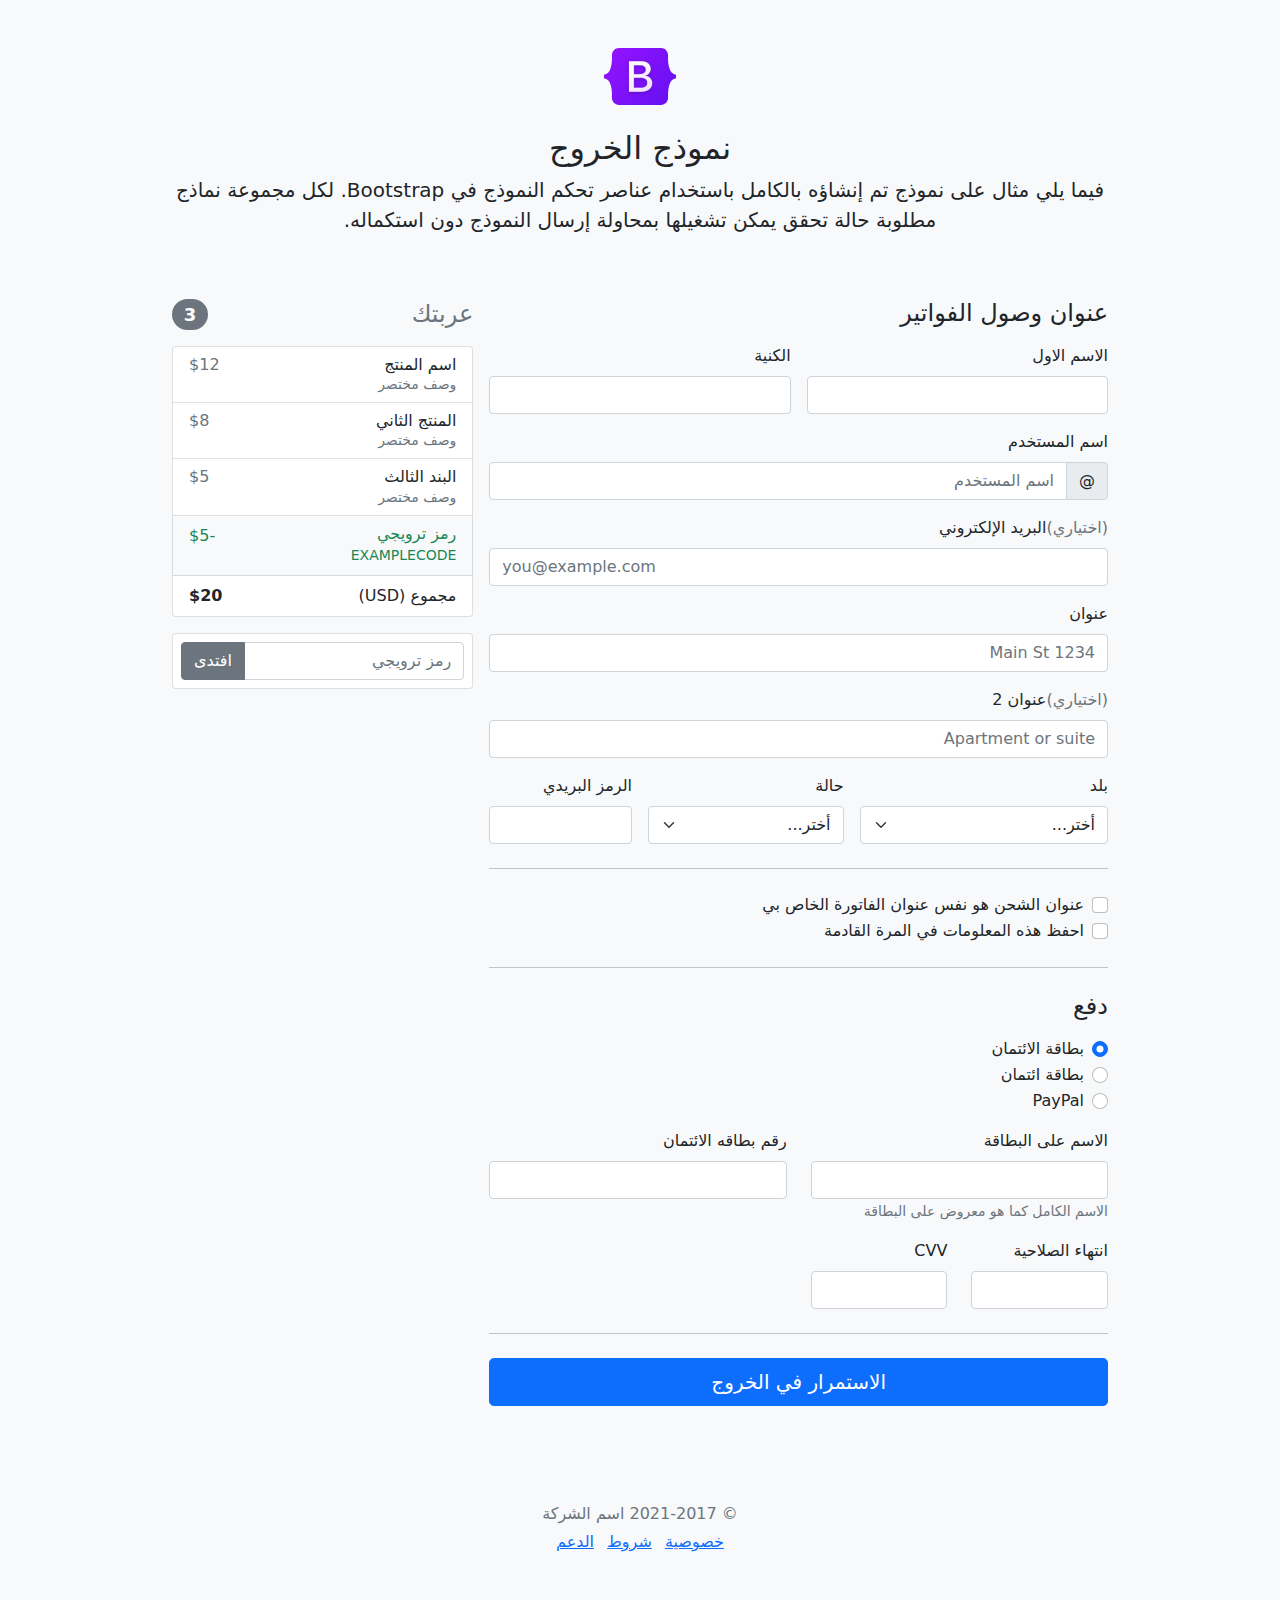
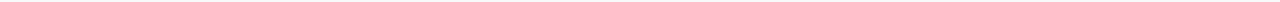
<file: bootstrap-5.0.0-beta3-examples/checkout-rtl/index.html>
<!doctype html>
<html lang="ar" dir="rtl">
  <head>
    <meta charset="utf-8">
    <meta name="viewport" content="width=device-width, initial-scale=1">
    <meta name="description" content="">
    <meta name="author" content="Mark Otto, Jacob Thornton, and Bootstrap contributors">
    <meta name="generator" content="Hugo 0.82.0">
    <title>مثال الخروج · Bootstrap v5.0</title>

    <link rel="canonical" href="https://getbootstrap.com/docs/5.0/examples/checkout-rtl/">

    

    <!-- Bootstrap core CSS -->
<link href="../assets/dist/css/bootstrap.rtl.min.css" rel="stylesheet">

    <style>
      .bd-placeholder-img {
        font-size: 1.125rem;
        text-anchor: middle;
        -webkit-user-select: none;
        -moz-user-select: none;
        user-select: none;
      }

      @media (min-width: 768px) {
        .bd-placeholder-img-lg {
          font-size: 3.5rem;
        }
      }
    </style>

    
    <!-- Custom styles for this template -->
    <link href="../checkout/form-validation.css" rel="stylesheet">
  </head>
  <body class="bg-light">
    
<div class="container">
  <main>
    <div class="py-5 text-center">
      <img class="d-block mx-auto mb-4" src="../assets/brand/bootstrap-logo.svg" alt="" width="72" height="57">
      <h2>نموذج الخروج</h2>
      <p class="lead">فيما يلي مثال على نموذج تم إنشاؤه بالكامل باستخدام عناصر تحكم النموذج في Bootstrap. لكل مجموعة نماذج مطلوبة حالة تحقق يمكن تشغيلها بمحاولة إرسال النموذج دون استكماله.</p>
    </div>

    <div class="row g-3">
      <div class="col-md-5 col-lg-4 order-md-last">
        <h4 class="d-flex justify-content-between align-items-center mb-3">
          <span class="text-muted">عربتك</span>
          <span class="badge bg-secondary rounded-pill">3</span>
        </h4>
        <ul class="list-group mb-3">
          <li class="list-group-item d-flex justify-content-between lh-sm">
            <div>
              <h6 class="my-0">اسم المنتج</h6>
              <small class="text-muted">وصف مختصر</small>
            </div>
            <span class="text-muted">$12</span>
          </li>
          <li class="list-group-item d-flex justify-content-between lh-sm">
            <div>
              <h6 class="my-0">المنتج الثاني</h6>
              <small class="text-muted">وصف مختصر</small>
            </div>
            <span class="text-muted">$8</span>
          </li>
          <li class="list-group-item d-flex justify-content-between lh-sm">
            <div>
              <h6 class="my-0">البند الثالث</h6>
              <small class="text-muted">وصف مختصر</small>
            </div>
            <span class="text-muted">$5</span>
          </li>
          <li class="list-group-item d-flex justify-content-between bg-light">
            <div class="text-success">
              <h6 class="my-0">رمز ترويجي</h6>
              <small>EXAMPLECODE</small>
            </div>
            <span class="text-success">-$5</span>
          </li>
          <li class="list-group-item d-flex justify-content-between">
            <span>مجموع (USD)</span>
            <strong>$20</strong>
          </li>
        </ul>

        <form class="card p-2">
          <div class="input-group">
            <input type="text" class="form-control" placeholder="رمز ترويجي">
            <button type="submit" class="btn btn-secondary">افتدى</button>
          </div>
        </form>
      </div>
      <div class="col-md-7 col-lg-8">
        <h4 class="mb-3">عنوان وصول الفواتير</h4>
        <form class="needs-validation" novalidate>
          <div class="row g-3">
            <div class="col-sm-6">
              <label for="firstName" class="form-label">الاسم الاول</label>
              <input type="text" class="form-control" id="firstName" placeholder="" value="" required>
              <div class="invalid-feedback">
                مطلوب الاسم الأول صالح.
              </div>
            </div>

            <div class="col-sm-6">
              <label for="lastName" class="form-label">الكنية</label>
              <input type="text" class="form-control" id="lastName" placeholder="" value="" required>
              <div class="invalid-feedback">
                مطلوب اسم أخير صالح.
              </div>
            </div>

            <div class="col-12">
              <label for="username" class="form-label">اسم المستخدم</label>
              <div class="input-group has-validation">
                <span class="input-group-text">@</span>
                <input type="text" class="form-control" id="username" placeholder="اسم المستخدم" required>
              <div class="invalid-feedback">
                اسم المستخدم الخاص بك مطلوب.
                </div>
              </div>
            </div>

            <div class="col-12">
              <label for="email" class="form-label"><span class="text-muted">(اختياري)</span>البريد الإلكتروني </label>
              <input type="email" class="form-control" id="email" placeholder="you@example.com">
              <div class="invalid-feedback">
                يرجى إدخال عنوان بريد إلكتروني صالح لتحديثات الشحن.
              </div>
            </div>

            <div class="col-12">
              <label for="address" class="form-label">عنوان</label>
              <input type="text" class="form-control" id="address" placeholder="1234 Main St" required>
              <div class="invalid-feedback">
                يرجى إدخال عنوان الشحن الخاص بك.
              </div>
            </div>

            <div class="col-12">
              <label for="address2" class="form-label"><span class="text-muted">(اختياري)</span>عنوان 2 </label>
              <input type="text" class="form-control" id="address2" placeholder="Apartment or suite">
            </div>

            <div class="col-md-5">
              <label for="country" class="form-label">بلد</label>
              <select class="form-select" id="country" required>
                <option value="">أختر...</option>
                <option>الولايات المتحدة الأمريكية</option>
              </select>
              <div class="invalid-feedback">
                يرجى تحديد بلد صالح.
              </div>
            </div>

            <div class="col-md-4">
              <label for="state" class="form-label">حالة</label>
              <select class="form-select" id="state" required>
                <option value="">أختر...</option>
                <option>كاليفورنيا</option>
              </select>
              <div class="invalid-feedback">
                يرجى تقديم حالة صالحة.
              </div>
            </div>

            <div class="col-md-3">
              <label for="zip" class="form-label">الرمز البريدي</label>
              <input type="text" class="form-control" id="zip" placeholder="" required>
              <div class="invalid-feedback">
                الرمز البريدي مطلوب.
              </div>
            </div>
          </div>

          <hr class="my-4">

          <div class="form-check">
            <input type="checkbox" class="form-check-input" id="same-address">
            <label class="form-check-label" for="same-address">عنوان الشحن هو نفس عنوان الفاتورة الخاص بي</label>
          </div>

          <div class="form-check">
            <input type="checkbox" class="form-check-input" id="save-info">
            <label class="form-check-label" for="save-info">احفظ هذه المعلومات في المرة القادمة</label>
          </div>

          <hr class="my-4">

          <h4 class="mb-3">دفع</h4>

          <div class="my-3">
            <div class="form-check">
              <input id="credit" name="paymentMethod" type="radio" class="form-check-input" checked required>
              <label class="form-check-label" for="credit">بطاقة الائتمان</label>
            </div>
            <div class="form-check">
              <input id="debit" name="paymentMethod" type="radio" class="form-check-input" required>
              <label class="form-check-label" for="debit">بطاقة ائتمان</label>
            </div>
            <div class="form-check">
              <input id="paypal" name="paymentMethod" type="radio" class="form-check-input" required>
              <label class="form-check-label" for="paypal">PayPal</label>
            </div>
          </div>

          <div class="row gy-3">
            <div class="col-md-6">
              <label for="cc-name" class="form-label">الاسم على البطاقة</label>
              <input type="text" class="form-control" id="cc-name" placeholder="" required>
              <small class="text-muted">الاسم الكامل كما هو معروض على البطاقة</small>
              <div class="invalid-feedback">
                الاسم على البطاقة مطلوب
              </div>
            </div>

            <div class="col-md-6">
              <label for="cc-number" class="form-label">رقم بطاقه الائتمان</label>
              <input type="text" class="form-control" id="cc-number" placeholder="" required>
              <div class="invalid-feedback">
                رقم بطاقة الائتمان مطلوب
              </div>
            </div>

            <div class="col-md-3">
              <label for="cc-expiration" class="form-label">انتهاء الصلاحية</label>
              <input type="text" class="form-control" id="cc-expiration" placeholder="" required>
              <div class="invalid-feedback">
                تاريخ انتهاء الصلاحية مطلوب
              </div>
            </div>

            <div class="col-md-3">
              <label for="cc-cvv" class="form-label">CVV</label>
              <input type="text" class="form-control" id="cc-cvv" placeholder="" required>
              <div class="invalid-feedback">
                رمز الحماية مطلوب
              </div>
            </div>
          </div>

          <hr class="my-4">

          <button class="w-100 btn btn-primary btn-lg" type="submit">الاستمرار في الخروج</button>
        </form>
      </div>
    </div>
  </main>
  <footer class="my-5 pt-5 text-muted text-center text-small">
    <p class="mb-1">&copy; 2021-2017 اسم الشركة</p>
    <ul class="list-inline">
      <li class="list-inline-item"><a href="#">خصوصية</a></li>
      <li class="list-inline-item"><a href="#">شروط</a></li>
      <li class="list-inline-item"><a href="#">الدعم</a></li>
    </ul>
  </footer>
</div>


    <script src="../assets/dist/js/bootstrap.bundle.min.js"></script>

      <script src="../checkout/form-validation.js"></script>
  </body>
</html>
</file>
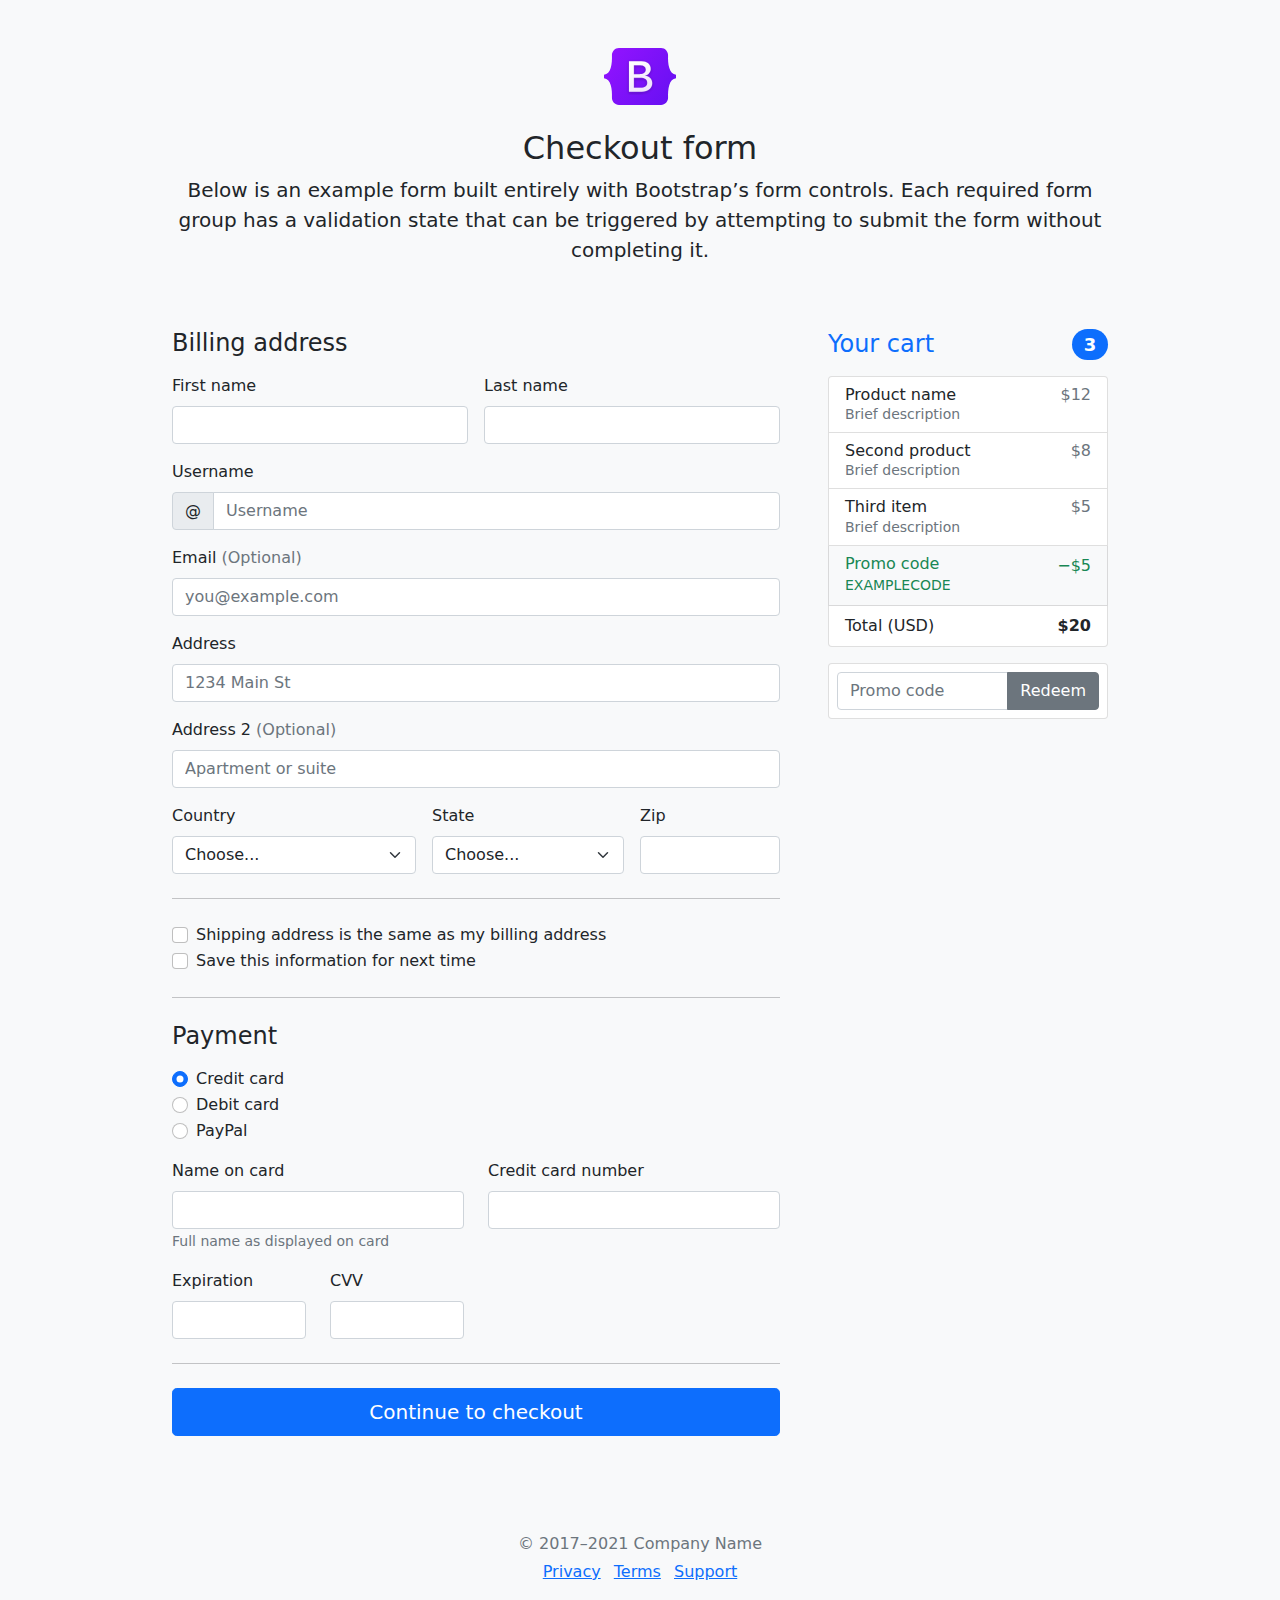
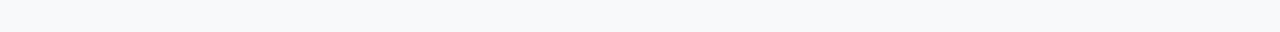
<file: bootstrap-5.0.0-beta3-examples/checkout/index.html>
<!doctype html>
<html lang="en">
  <head>
    <meta charset="utf-8">
    <meta name="viewport" content="width=device-width, initial-scale=1">
    <meta name="description" content="">
    <meta name="author" content="Mark Otto, Jacob Thornton, and Bootstrap contributors">
    <meta name="generator" content="Hugo 0.82.0">
    <title>Checkout example · Bootstrap v5.0</title>

    <link rel="canonical" href="https://getbootstrap.com/docs/5.0/examples/checkout/">

    

    <!-- Bootstrap core CSS -->
<link href="../assets/dist/css/bootstrap.min.css" rel="stylesheet">

    <style>
      .bd-placeholder-img {
        font-size: 1.125rem;
        text-anchor: middle;
        -webkit-user-select: none;
        -moz-user-select: none;
        user-select: none;
      }

      @media (min-width: 768px) {
        .bd-placeholder-img-lg {
          font-size: 3.5rem;
        }
      }
    </style>

    
    <!-- Custom styles for this template -->
    <link href="form-validation.css" rel="stylesheet">
  </head>
  <body class="bg-light">
    
<div class="container">
  <main>
    <div class="py-5 text-center">
      <img class="d-block mx-auto mb-4" src="../assets/brand/bootstrap-logo.svg" alt="" width="72" height="57">
      <h2>Checkout form</h2>
      <p class="lead">Below is an example form built entirely with Bootstrap’s form controls. Each required form group has a validation state that can be triggered by attempting to submit the form without completing it.</p>
    </div>

    <div class="row g-5">
      <div class="col-md-5 col-lg-4 order-md-last">
        <h4 class="d-flex justify-content-between align-items-center mb-3">
          <span class="text-primary">Your cart</span>
          <span class="badge bg-primary rounded-pill">3</span>
        </h4>
        <ul class="list-group mb-3">
          <li class="list-group-item d-flex justify-content-between lh-sm">
            <div>
              <h6 class="my-0">Product name</h6>
              <small class="text-muted">Brief description</small>
            </div>
            <span class="text-muted">$12</span>
          </li>
          <li class="list-group-item d-flex justify-content-between lh-sm">
            <div>
              <h6 class="my-0">Second product</h6>
              <small class="text-muted">Brief description</small>
            </div>
            <span class="text-muted">$8</span>
          </li>
          <li class="list-group-item d-flex justify-content-between lh-sm">
            <div>
              <h6 class="my-0">Third item</h6>
              <small class="text-muted">Brief description</small>
            </div>
            <span class="text-muted">$5</span>
          </li>
          <li class="list-group-item d-flex justify-content-between bg-light">
            <div class="text-success">
              <h6 class="my-0">Promo code</h6>
              <small>EXAMPLECODE</small>
            </div>
            <span class="text-success">−$5</span>
          </li>
          <li class="list-group-item d-flex justify-content-between">
            <span>Total (USD)</span>
            <strong>$20</strong>
          </li>
        </ul>

        <form class="card p-2">
          <div class="input-group">
            <input type="text" class="form-control" placeholder="Promo code">
            <button type="submit" class="btn btn-secondary">Redeem</button>
          </div>
        </form>
      </div>
      <div class="col-md-7 col-lg-8">
        <h4 class="mb-3">Billing address</h4>
        <form class="needs-validation" novalidate>
          <div class="row g-3">
            <div class="col-sm-6">
              <label for="firstName" class="form-label">First name</label>
              <input type="text" class="form-control" id="firstName" placeholder="" value="" required>
              <div class="invalid-feedback">
                Valid first name is required.
              </div>
            </div>

            <div class="col-sm-6">
              <label for="lastName" class="form-label">Last name</label>
              <input type="text" class="form-control" id="lastName" placeholder="" value="" required>
              <div class="invalid-feedback">
                Valid last name is required.
              </div>
            </div>

            <div class="col-12">
              <label for="username" class="form-label">Username</label>
              <div class="input-group has-validation">
                <span class="input-group-text">@</span>
                <input type="text" class="form-control" id="username" placeholder="Username" required>
              <div class="invalid-feedback">
                  Your username is required.
                </div>
              </div>
            </div>

            <div class="col-12">
              <label for="email" class="form-label">Email <span class="text-muted">(Optional)</span></label>
              <input type="email" class="form-control" id="email" placeholder="you@example.com">
              <div class="invalid-feedback">
                Please enter a valid email address for shipping updates.
              </div>
            </div>

            <div class="col-12">
              <label for="address" class="form-label">Address</label>
              <input type="text" class="form-control" id="address" placeholder="1234 Main St" required>
              <div class="invalid-feedback">
                Please enter your shipping address.
              </div>
            </div>

            <div class="col-12">
              <label for="address2" class="form-label">Address 2 <span class="text-muted">(Optional)</span></label>
              <input type="text" class="form-control" id="address2" placeholder="Apartment or suite">
            </div>

            <div class="col-md-5">
              <label for="country" class="form-label">Country</label>
              <select class="form-select" id="country" required>
                <option value="">Choose...</option>
                <option>United States</option>
              </select>
              <div class="invalid-feedback">
                Please select a valid country.
              </div>
            </div>

            <div class="col-md-4">
              <label for="state" class="form-label">State</label>
              <select class="form-select" id="state" required>
                <option value="">Choose...</option>
                <option>California</option>
              </select>
              <div class="invalid-feedback">
                Please provide a valid state.
              </div>
            </div>

            <div class="col-md-3">
              <label for="zip" class="form-label">Zip</label>
              <input type="text" class="form-control" id="zip" placeholder="" required>
              <div class="invalid-feedback">
                Zip code required.
              </div>
            </div>
          </div>

          <hr class="my-4">

          <div class="form-check">
            <input type="checkbox" class="form-check-input" id="same-address">
            <label class="form-check-label" for="same-address">Shipping address is the same as my billing address</label>
          </div>

          <div class="form-check">
            <input type="checkbox" class="form-check-input" id="save-info">
            <label class="form-check-label" for="save-info">Save this information for next time</label>
          </div>

          <hr class="my-4">

          <h4 class="mb-3">Payment</h4>

          <div class="my-3">
            <div class="form-check">
              <input id="credit" name="paymentMethod" type="radio" class="form-check-input" checked required>
              <label class="form-check-label" for="credit">Credit card</label>
            </div>
            <div class="form-check">
              <input id="debit" name="paymentMethod" type="radio" class="form-check-input" required>
              <label class="form-check-label" for="debit">Debit card</label>
            </div>
            <div class="form-check">
              <input id="paypal" name="paymentMethod" type="radio" class="form-check-input" required>
              <label class="form-check-label" for="paypal">PayPal</label>
            </div>
          </div>

          <div class="row gy-3">
            <div class="col-md-6">
              <label for="cc-name" class="form-label">Name on card</label>
              <input type="text" class="form-control" id="cc-name" placeholder="" required>
              <small class="text-muted">Full name as displayed on card</small>
              <div class="invalid-feedback">
                Name on card is required
              </div>
            </div>

            <div class="col-md-6">
              <label for="cc-number" class="form-label">Credit card number</label>
              <input type="text" class="form-control" id="cc-number" placeholder="" required>
              <div class="invalid-feedback">
                Credit card number is required
              </div>
            </div>

            <div class="col-md-3">
              <label for="cc-expiration" class="form-label">Expiration</label>
              <input type="text" class="form-control" id="cc-expiration" placeholder="" required>
              <div class="invalid-feedback">
                Expiration date required
              </div>
            </div>

            <div class="col-md-3">
              <label for="cc-cvv" class="form-label">CVV</label>
              <input type="text" class="form-control" id="cc-cvv" placeholder="" required>
              <div class="invalid-feedback">
                Security code required
              </div>
            </div>
          </div>

          <hr class="my-4">

          <button class="w-100 btn btn-primary btn-lg" type="submit">Continue to checkout</button>
        </form>
      </div>
    </div>
  </main>

  <footer class="my-5 pt-5 text-muted text-center text-small">
    <p class="mb-1">&copy; 2017–2021 Company Name</p>
    <ul class="list-inline">
      <li class="list-inline-item"><a href="#">Privacy</a></li>
      <li class="list-inline-item"><a href="#">Terms</a></li>
      <li class="list-inline-item"><a href="#">Support</a></li>
    </ul>
  </footer>
</div>


    <script src="../assets/dist/js/bootstrap.bundle.min.js"></script>

      <script src="form-validation.js"></script>
  </body>
</html>
</file>
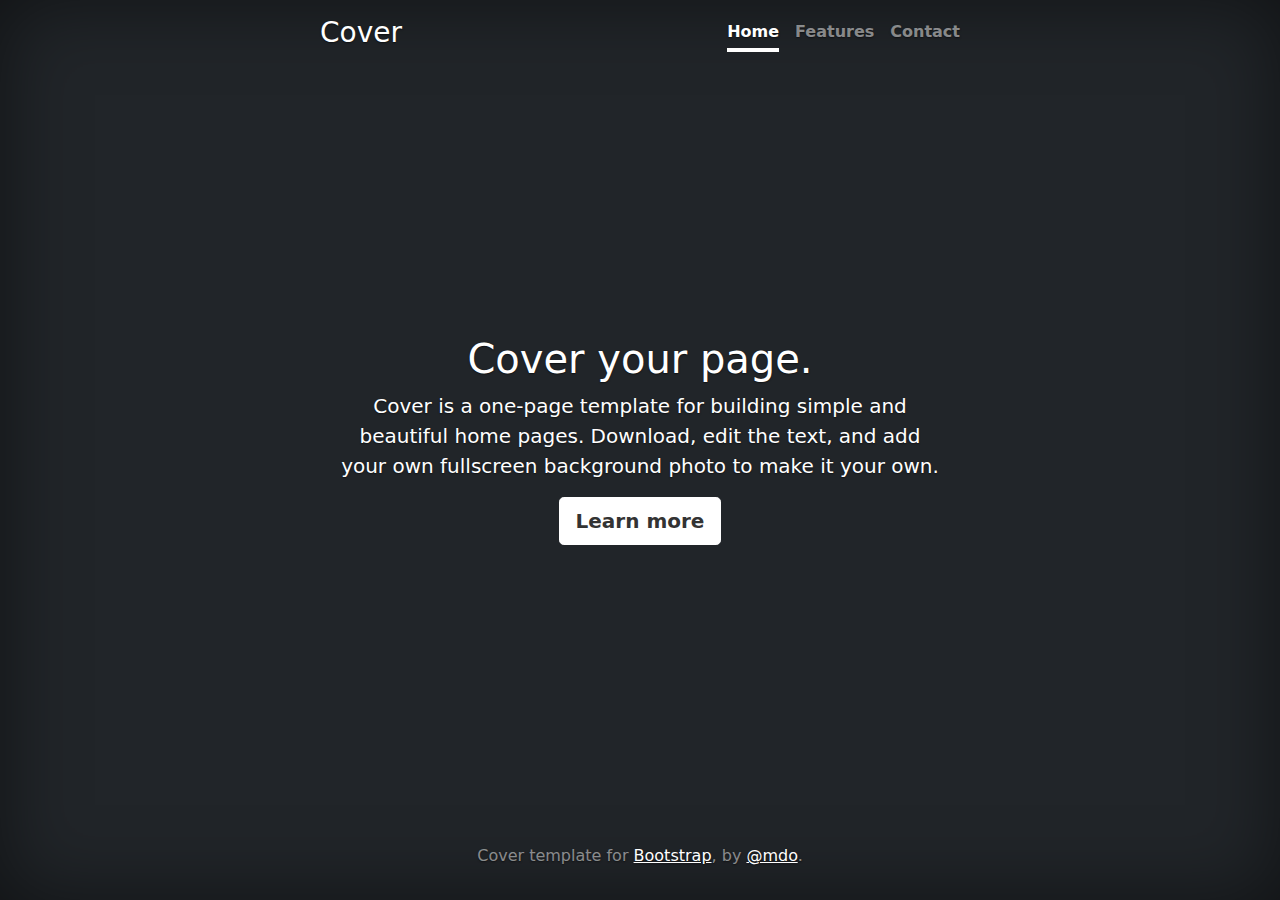
<file: bootstrap-5.0.0-beta3-examples/cover/index.html>
<!doctype html>
<html lang="en" class="h-100">
  <head>
    <meta charset="utf-8">
    <meta name="viewport" content="width=device-width, initial-scale=1">
    <meta name="description" content="">
    <meta name="author" content="Mark Otto, Jacob Thornton, and Bootstrap contributors">
    <meta name="generator" content="Hugo 0.82.0">
    <title>Cover Template · Bootstrap v5.0</title>

    <link rel="canonical" href="https://getbootstrap.com/docs/5.0/examples/cover/">

    

    <!-- Bootstrap core CSS -->
<link href="../assets/dist/css/bootstrap.min.css" rel="stylesheet">

    <style>
      .bd-placeholder-img {
        font-size: 1.125rem;
        text-anchor: middle;
        -webkit-user-select: none;
        -moz-user-select: none;
        user-select: none;
      }

      @media (min-width: 768px) {
        .bd-placeholder-img-lg {
          font-size: 3.5rem;
        }
      }
    </style>

    
    <!-- Custom styles for this template -->
    <link href="cover.css" rel="stylesheet">
  </head>
  <body class="d-flex h-100 text-center text-white bg-dark">
    
<div class="cover-container d-flex w-100 h-100 p-3 mx-auto flex-column">
  <header class="mb-auto">
    <div>
      <h3 class="float-md-start mb-0">Cover</h3>
      <nav class="nav nav-masthead justify-content-center float-md-end">
        <a class="nav-link active" aria-current="page" href="#">Home</a>
        <a class="nav-link" href="#">Features</a>
        <a class="nav-link" href="#">Contact</a>
      </nav>
    </div>
  </header>

  <main class="px-3">
    <h1>Cover your page.</h1>
    <p class="lead">Cover is a one-page template for building simple and beautiful home pages. Download, edit the text, and add your own fullscreen background photo to make it your own.</p>
    <p class="lead">
      <a href="#" class="btn btn-lg btn-secondary fw-bold border-white bg-white">Learn more</a>
    </p>
  </main>

  <footer class="mt-auto text-white-50">
    <p>Cover template for <a href="https://getbootstrap.com/" class="text-white">Bootstrap</a>, by <a href="https://twitter.com/mdo" class="text-white">@mdo</a>.</p>
  </footer>
</div>


    
  </body>
</html>
</file>
<file: bootstrap-5.0.0-beta3-examples/blog/blog.rtl.css>
/* stylelint-disable selector-list-comma-newline-after */

.blog-header {
  line-height: 1;
  border-bottom: 1px solid #e5e5e5;
}

.blog-header-logo {
  font-family: Amiri, Georgia, "Times New Roman", serif;
  font-size: 2.25rem;
}

.blog-header-logo:hover {
  text-decoration: none;
}

h1, h2, h3, h4, h5, h6 {
  font-family: Amiri, Georgia, "Times New Roman", serif;
}

.display-4 {
  font-size: 2.5rem;
}
@media (min-width: 768px) {
  .display-4 {
    font-size: 3rem;
  }
}

.nav-scroller {
  position: relative;
  z-index: 2;
  height: 2.75rem;
  overflow-y: hidden;
}

.nav-scroller .nav {
  display: flex;
  flex-wrap: nowrap;
  padding-bottom: 1rem;
  margin-top: -1px;
  overflow-x: auto;
  text-align: center;
  white-space: nowrap;
  -webkit-overflow-scrolling: touch;
}

.nav-scroller .nav-link {
  padding-top: .75rem;
  padding-bottom: .75rem;
  font-size: .875rem;
}

.card-img-right {
  height: 100%;
  border-radius: 3px 0 0 3px;
}

.flex-auto {
  flex: 0 0 auto;
}

.h-250 { height: 250px; }
@media (min-width: 768px) {
  .h-md-250 { height: 250px; }
}

/* Pagination */
.blog-pagination {
  margin-bottom: 4rem;
}
.blog-pagination > .btn {
  border-radius: 2rem;
}

/*
 * Blog posts
 */
.blog-post {
  margin-bottom: 4rem;
}
.blog-post-title {
  margin-bottom: .25rem;
  font-size: 2.5rem;
}
.blog-post-meta {
  margin-bottom: 1.25rem;
  color: #727272;
}

/*
 * Footer
 */
.blog-footer {
  padding: 2.5rem 0;
  color: #727272;
  text-align: center;
  background-color: #f9f9f9;
  border-top: .05rem solid #e5e5e5;
}
.blog-footer p:last-child {
  margin-bottom: 0;
}
</file>
<file: bootstrap-5.0.0-beta3-examples/blog/blog.css>
/* stylelint-disable selector-list-comma-newline-after */

.blog-header {
  line-height: 1;
  border-bottom: 1px solid #e5e5e5;
}

.blog-header-logo {
  font-family: "Playfair Display", Georgia, "Times New Roman", serif/*rtl:Amiri, Georgia, "Times New Roman", serif*/;
  font-size: 2.25rem;
}

.blog-header-logo:hover {
  text-decoration: none;
}

h1, h2, h3, h4, h5, h6 {
  font-family: "Playfair Display", Georgia, "Times New Roman", serif/*rtl:Amiri, Georgia, "Times New Roman", serif*/;
}

.display-4 {
  font-size: 2.5rem;
}
@media (min-width: 768px) {
  .display-4 {
    font-size: 3rem;
  }
}

.nav-scroller {
  position: relative;
  z-index: 2;
  height: 2.75rem;
  overflow-y: hidden;
}

.nav-scroller .nav {
  display: flex;
  flex-wrap: nowrap;
  padding-bottom: 1rem;
  margin-top: -1px;
  overflow-x: auto;
  text-align: center;
  white-space: nowrap;
  -webkit-overflow-scrolling: touch;
}

.nav-scroller .nav-link {
  padding-top: .75rem;
  padding-bottom: .75rem;
  font-size: .875rem;
}

.card-img-right {
  height: 100%;
  border-radius: 0 3px 3px 0;
}

.flex-auto {
  flex: 0 0 auto;
}

.h-250 { height: 250px; }
@media (min-width: 768px) {
  .h-md-250 { height: 250px; }
}

/* Pagination */
.blog-pagination {
  margin-bottom: 4rem;
}
.blog-pagination > .btn {
  border-radius: 2rem;
}

/*
 * Blog posts
 */
.blog-post {
  margin-bottom: 4rem;
}
.blog-post-title {
  margin-bottom: .25rem;
  font-size: 2.5rem;
}
.blog-post-meta {
  margin-bottom: 1.25rem;
  color: #727272;
}

/*
 * Footer
 */
.blog-footer {
  padding: 2.5rem 0;
  color: #727272;
  text-align: center;
  background-color: #f9f9f9;
  border-top: .05rem solid #e5e5e5;
}
.blog-footer p:last-child {
  margin-bottom: 0;
}
</file>
<file: bootstrap-5.0.0-beta3-examples/carousel/carousel.rtl.css>
/* GLOBAL STYLES
-------------------------------------------------- */
/* Padding below the footer and lighter body text */

body {
  padding-top: 3rem;
  padding-bottom: 3rem;
  color: #5a5a5a;
}


/* CUSTOMIZE THE CAROUSEL
-------------------------------------------------- */

/* Carousel base class */
.carousel {
  margin-bottom: 4rem;
}
/* Since positioning the image, we need to help out the caption */
.carousel-caption {
  bottom: 3rem;
  z-index: 10;
}

/* Declare heights because of positioning of img element */
.carousel-item {
  height: 32rem;
}
.carousel-item > img {
  position: absolute;
  top: 0;
  right: 0;
  min-width: 100%;
  height: 32rem;
}


/* MARKETING CONTENT
-------------------------------------------------- */

/* Center align the text within the three columns below the carousel */
.marketing .col-lg-4 {
  margin-bottom: 1.5rem;
  text-align: center;
}
.marketing h2 {
  font-weight: 400;
}
.marketing .col-lg-4 p {
  margin-right: .75rem;
  margin-left: .75rem;
}


/* Featurettes
------------------------- */

.featurette-divider {
  margin: 5rem 0; /* Space out the Bootstrap <hr> more */
}

/* Thin out the marketing headings */
.featurette-heading {
  font-weight: 300;
  line-height: 1;
}


/* RESPONSIVE CSS
-------------------------------------------------- */

@media (min-width: 40em) {
  /* Bump up size of carousel content */
  .carousel-caption p {
    margin-bottom: 1.25rem;
    font-size: 1.25rem;
    line-height: 1.4;
  }

  .featurette-heading {
    font-size: 50px;
  }
}

@media (min-width: 62em) {
  .featurette-heading {
    margin-top: 7rem;
  }
}
</file>
<file: bootstrap-5.0.0-beta3-examples/carousel/carousel.css>
/* GLOBAL STYLES
-------------------------------------------------- */
/* Padding below the footer and lighter body text */

body {
  padding-top: 3rem;
  padding-bottom: 3rem;
  color: #5a5a5a;
}


/* CUSTOMIZE THE CAROUSEL
-------------------------------------------------- */

/* Carousel base class */
.carousel {
  margin-bottom: 4rem;
}
/* Since positioning the image, we need to help out the caption */
.carousel-caption {
  bottom: 3rem;
  z-index: 10;
}

/* Declare heights because of positioning of img element */
.carousel-item {
  height: 32rem;
}
.carousel-item > img {
  position: absolute;
  top: 0;
  left: 0;
  min-width: 100%;
  height: 32rem;
}


/* MARKETING CONTENT
-------------------------------------------------- */

/* Center align the text within the three columns below the carousel */
.marketing .col-lg-4 {
  margin-bottom: 1.5rem;
  text-align: center;
}
.marketing h2 {
  font-weight: 400;
}
/* rtl:begin:ignore */
.marketing .col-lg-4 p {
  margin-right: .75rem;
  margin-left: .75rem;
}
/* rtl:end:ignore */


/* Featurettes
------------------------- */

.featurette-divider {
  margin: 5rem 0; /* Space out the Bootstrap <hr> more */
}

/* Thin out the marketing headings */
.featurette-heading {
  font-weight: 300;
  line-height: 1;
  /* rtl:remove */
  letter-spacing: -.05rem;
}


/* RESPONSIVE CSS
-------------------------------------------------- */

@media (min-width: 40em) {
  /* Bump up size of carousel content */
  .carousel-caption p {
    margin-bottom: 1.25rem;
    font-size: 1.25rem;
    line-height: 1.4;
  }

  .featurette-heading {
    font-size: 50px;
  }
}

@media (min-width: 62em) {
  .featurette-heading {
    margin-top: 7rem;
  }
}
</file>
<file: bootstrap-5.0.0-beta3-examples/checkout/form-validation.css>
.container {
  max-width: 960px;
}
</file>
<file: bootstrap-5.0.0-beta3-examples/cover/cover.css>
/*
 * Globals
 */


/* Custom default button */
.btn-secondary,
.btn-secondary:hover,
.btn-secondary:focus {
  color: #333;
  text-shadow: none; /* Prevent inheritance from `body` */
}


/*
 * Base structure
 */

body {
  text-shadow: 0 .05rem .1rem rgba(0, 0, 0, .5);
  box-shadow: inset 0 0 5rem rgba(0, 0, 0, .5);
}

.cover-container {
  max-width: 42em;
}


/*
 * Header
 */

.nav-masthead .nav-link {
  padding: .25rem 0;
  font-weight: 700;
  color: rgba(255, 255, 255, .5);
  background-color: transparent;
  border-bottom: .25rem solid transparent;
}

.nav-masthead .nav-link:hover,
.nav-masthead .nav-link:focus {
  border-bottom-color: rgba(255, 255, 255, .25);
}

.nav-masthead .nav-link + .nav-link {
  margin-left: 1rem;
}

.nav-masthead .active {
  color: #fff;
  border-bottom-color: #fff;
}
</file>
<file: bootstrap-5.0.0-beta3-examples/cheatsheet/cheatsheet.rtl.css>
body {
  scroll-behavior: smooth;
}

/**
 * Bootstrap "Journal code" icon
 * @link https://icons.getbootstrap.com/icons/journal-code/
 */
.bd-heading a::before {
  display: inline-block;
  width: 1em;
  height: 1em;
  margin-left: .25rem;
  content: "";
  background-image: url("data:image/svg+xml,%3Csvg xmlns='http://www.w3.org/2000/svg' fill='%25230d6efd' viewBox='0 0 16 16'%3E%3Cpath d='M4 1h8a2 2 0 0 1 2 2v10a2 2 0 0 1-2 2H4a2 2 0 0 1-2-2h1a1 1 0 0 0 1 1h8a1 1 0 0 0 1-1V3a1 1 0 0 0-1-1H4a1 1 0 0 0-1 1H2a2 2 0 0 1 2-2z'/%3E%3Cpath d='M2 5v-.5a.5.5 0 0 1 1 0V5h.5a.5.5 0 0 1 0 1h-2a.5.5 0 0 1 0-1H2zm0 3v-.5a.5.5 0 0 1 1 0V8h.5a.5.5 0 0 1 0 1h-2a.5.5 0 0 1 0-1H2zm0 3v-.5a.5.5 0 0 1 1 0v.5h.5a.5.5 0 0 1 0 1h-2a.5.5 0 0 1 0-1H2z'/%3E%3Cpath fill-rule='evenodd' d='M8.646 5.646a.5.5 0 0 1 .708 0l2 2a.5.5 0 0 1 0 .708l-2 2a.5.5 0 0 1-.708-.708L10.293 8 8.646 6.354a.5.5 0 0 1 0-.708zm-1.292 0a.5.5 0 0 0-.708 0l-2 2a.5.5 0 0 0 0 .708l2 2a.5.5 0 0 0 .708-.708L5.707 8l1.647-1.646a.5.5 0 0 0 0-.708z'/%3E%3C/svg%3E");
  background-size: 1em;
}

/* stylelint-disable-next-line selector-max-universal */
.bd-heading + div > * + * {
  margin-top: 3rem;
}

/* Table of contents */
.bd-aside a {
  padding: .1875rem .5rem;
  margin-top: .125rem;
  margin-right: .3125rem;
  color: rgba(0, 0, 0, .65);
  text-decoration: none;
}

.bd-aside a:hover,
.bd-aside a:focus {
  color: rgba(0, 0, 0, .85);
  background-color: rgba(121, 82, 179, .1);
}

.bd-aside .active {
  font-weight: 600;
  color: rgba(0, 0, 0, .85);
}

.bd-aside .btn {
  padding: .25rem .5rem;
  font-weight: 600;
  color: rgba(0, 0, 0, .65);
  border: 0;
}

.bd-aside .btn:hover,
.bd-aside .btn:focus {
  color: rgba(0, 0, 0, .85);
  background-color: rgba(121, 82, 179, .1);
}

.bd-aside .btn:focus {
  box-shadow: 0 0 0 1px rgba(121, 82, 179, .7);
}

.bd-aside .btn::before {
  width: 1.25em;
  line-height: 0;
  content: url("data:image/svg+xml,%3csvg xmlns='http://www.w3.org/2000/svg' width='16' height='16' viewBox='0 0 16 16'%3e%3cpath fill='none' stroke='rgba%280,0,0,.5%29' stroke-linecap='round' stroke-linejoin='round' stroke-width='2' d='M5 14l6-6-6-6'/%3e%3c/svg%3e");
  transition: transform .35s ease;
  transform: rotate(180deg) translateX(-2px);
  transform-origin: .5em 50%;
}

.bd-aside .btn[aria-expanded="true"]::before {
  transform: rotate(90deg);
}


/* Examples */
.scrollspy-example {
  position: relative;
  height: 200px;
  margin-top: .5rem;
  overflow: auto;
}

[id="modal"] .bd-example .btn,
[id="buttons"] .bd-example .btn,
[id="tooltips"] .bd-example .btn,
[id="popovers"] .bd-example .btn,
[id="dropdowns"] .bd-example .btn-group,
[id="dropdowns"] .bd-example .dropdown,
[id="dropdowns"] .bd-example .dropup,
[id="dropdowns"] .bd-example .dropend,
[id="dropdowns"] .bd-example .dropstart {
  margin: 0 0 1rem 1rem;
}

/* Layout */
@media (min-width: 1200px) {
  body {
    display: grid;
    gap: 1rem;
    grid-template-columns: 1fr 4fr 1fr;
    grid-template-rows: auto;
  }

  .bd-header {
    position: fixed;
    top: 0;
    right: 0;
    left: 0;
    z-index: 1030;
    grid-column: 1 / span 3;
  }

  .bd-aside,
  .bd-cheatsheet {
    padding-top: 4rem;
  }

  /**
   * 1. Too bad only Firefox supports subgrids ATM
   */
  .bd-cheatsheet,
  .bd-cheatsheet section,
  .bd-cheatsheet article {
    display: inherit; /* 1 */
    gap: inherit; /* 1 */
    grid-template-columns: 1fr 4fr;
    grid-column: 1 / span 2;
    grid-template-rows: auto;
  }

  .bd-aside {
    grid-area: 1 / 3;
    scroll-margin-top: 4rem;
  }

  .bd-cheatsheet section,
  .bd-cheatsheet section > h2 {
    top: 2rem;
    scroll-margin-top: 2rem;
  }

  .bd-cheatsheet section > h2::before {
    position: absolute;
    top: 0;
    right: 0;
    bottom: -2rem;
    left: 0;
    z-index: -1;
    content: "";
    background-image: linear-gradient(to bottom, rgba(255, 255, 255, 1) calc(100% - 3rem), rgba(255, 255, 255, .01));
  }

  .bd-cheatsheet article,
  .bd-cheatsheet .bd-heading {
    top: 8rem;
    scroll-margin-top: 8rem;
  }

  .bd-cheatsheet .bd-heading {
    z-index: 1;
  }
}
</file>
<file: bootstrap-5.0.0-beta3-examples/cheatsheet/cheatsheet.css>
body {
  scroll-behavior: smooth;
}

/**
 * Bootstrap "Journal code" icon
 * @link https://icons.getbootstrap.com/icons/journal-code/
 */
.bd-heading a::before {
  display: inline-block;
  width: 1em;
  height: 1em;
  margin-right: .25rem;
  content: "";
  background-image: url("data:image/svg+xml,%3Csvg xmlns='http://www.w3.org/2000/svg' fill='%25230d6efd' viewBox='0 0 16 16'%3E%3Cpath d='M4 1h8a2 2 0 0 1 2 2v10a2 2 0 0 1-2 2H4a2 2 0 0 1-2-2h1a1 1 0 0 0 1 1h8a1 1 0 0 0 1-1V3a1 1 0 0 0-1-1H4a1 1 0 0 0-1 1H2a2 2 0 0 1 2-2z'/%3E%3Cpath d='M2 5v-.5a.5.5 0 0 1 1 0V5h.5a.5.5 0 0 1 0 1h-2a.5.5 0 0 1 0-1H2zm0 3v-.5a.5.5 0 0 1 1 0V8h.5a.5.5 0 0 1 0 1h-2a.5.5 0 0 1 0-1H2zm0 3v-.5a.5.5 0 0 1 1 0v.5h.5a.5.5 0 0 1 0 1h-2a.5.5 0 0 1 0-1H2z'/%3E%3Cpath fill-rule='evenodd' d='M8.646 5.646a.5.5 0 0 1 .708 0l2 2a.5.5 0 0 1 0 .708l-2 2a.5.5 0 0 1-.708-.708L10.293 8 8.646 6.354a.5.5 0 0 1 0-.708zm-1.292 0a.5.5 0 0 0-.708 0l-2 2a.5.5 0 0 0 0 .708l2 2a.5.5 0 0 0 .708-.708L5.707 8l1.647-1.646a.5.5 0 0 0 0-.708z'/%3E%3C/svg%3E");
  background-size: 1em;
}

/* stylelint-disable-next-line selector-max-universal */
.bd-heading + div > * + * {
  margin-top: 3rem;
}

/* Table of contents */
.bd-aside a {
  padding: .1875rem .5rem;
  margin-top: .125rem;
  margin-left: .3125rem;
  color: rgba(0, 0, 0, .65);
  text-decoration: none;
}

.bd-aside a:hover,
.bd-aside a:focus {
  color: rgba(0, 0, 0, .85);
  background-color: rgba(121, 82, 179, .1);
}

.bd-aside .active {
  font-weight: 600;
  color: rgba(0, 0, 0, .85);
}

.bd-aside .btn {
  padding: .25rem .5rem;
  font-weight: 600;
  color: rgba(0, 0, 0, .65);
  border: 0;
}

.bd-aside .btn:hover,
.bd-aside .btn:focus {
  color: rgba(0, 0, 0, .85);
  background-color: rgba(121, 82, 179, .1);
}

.bd-aside .btn:focus {
  box-shadow: 0 0 0 1px rgba(121, 82, 179, .7);
}

.bd-aside .btn::before {
  width: 1.25em;
  line-height: 0;
  content: url("data:image/svg+xml,%3csvg xmlns='http://www.w3.org/2000/svg' width='16' height='16' viewBox='0 0 16 16'%3e%3cpath fill='none' stroke='rgba%280,0,0,.5%29' stroke-linecap='round' stroke-linejoin='round' stroke-width='2' d='M5 14l6-6-6-6'/%3e%3c/svg%3e");
  transition: transform .35s ease;

  /* rtl:raw:
  transform: rotate(180deg) translateX(-2px);
  */
  transform-origin: .5em 50%;
}

.bd-aside .btn[aria-expanded="true"]::before {
  transform: rotate(90deg)/* rtl:ignore */;
}


/* Examples */
.scrollspy-example {
  position: relative;
  height: 200px;
  margin-top: .5rem;
  overflow: auto;
}

[id="modal"] .bd-example .btn,
[id="buttons"] .bd-example .btn,
[id="tooltips"] .bd-example .btn,
[id="popovers"] .bd-example .btn,
[id="dropdowns"] .bd-example .btn-group,
[id="dropdowns"] .bd-example .dropdown,
[id="dropdowns"] .bd-example .dropup,
[id="dropdowns"] .bd-example .dropend,
[id="dropdowns"] .bd-example .dropstart {
  margin: 0 1rem 1rem 0;
}

/* Layout */
@media (min-width: 1200px) {
  body {
    display: grid;
    gap: 1rem;
    grid-template-columns: 1fr 4fr 1fr;
    grid-template-rows: auto;
  }

  .bd-header {
    position: fixed;
    top: 0;
    /* rtl:begin:ignore */
    right: 0;
    left: 0;
    /* rtl:end:ignore */
    z-index: 1030;
    grid-column: 1 / span 3;
  }

  .bd-aside,
  .bd-cheatsheet {
    padding-top: 4rem;
  }

  /**
   * 1. Too bad only Firefox supports subgrids ATM
   */
  .bd-cheatsheet,
  .bd-cheatsheet section,
  .bd-cheatsheet article {
    display: inherit; /* 1 */
    gap: inherit; /* 1 */
    grid-template-columns: 1fr 4fr;
    grid-column: 1 / span 2;
    grid-template-rows: auto;
  }

  .bd-aside {
    grid-area: 1 / 3;
    scroll-margin-top: 4rem;
  }

  .bd-cheatsheet section,
  .bd-cheatsheet section > h2 {
    top: 2rem;
    scroll-margin-top: 2rem;
  }

  .bd-cheatsheet section > h2::before {
    position: absolute;
    /* rtl:begin:ignore */
    top: 0;
    right: 0;
    bottom: -2rem;
    left: 0;
    /* rtl:end:ignore */
    z-index: -1;
    content: "";
    background-image: linear-gradient(to bottom, rgba(255, 255, 255, 1) calc(100% - 3rem), rgba(255, 255, 255, .01));
  }

  .bd-cheatsheet article,
  .bd-cheatsheet .bd-heading {
    top: 8rem;
    scroll-margin-top: 8rem;
  }

  .bd-cheatsheet .bd-heading {
    z-index: 1;
  }
}
</file>
